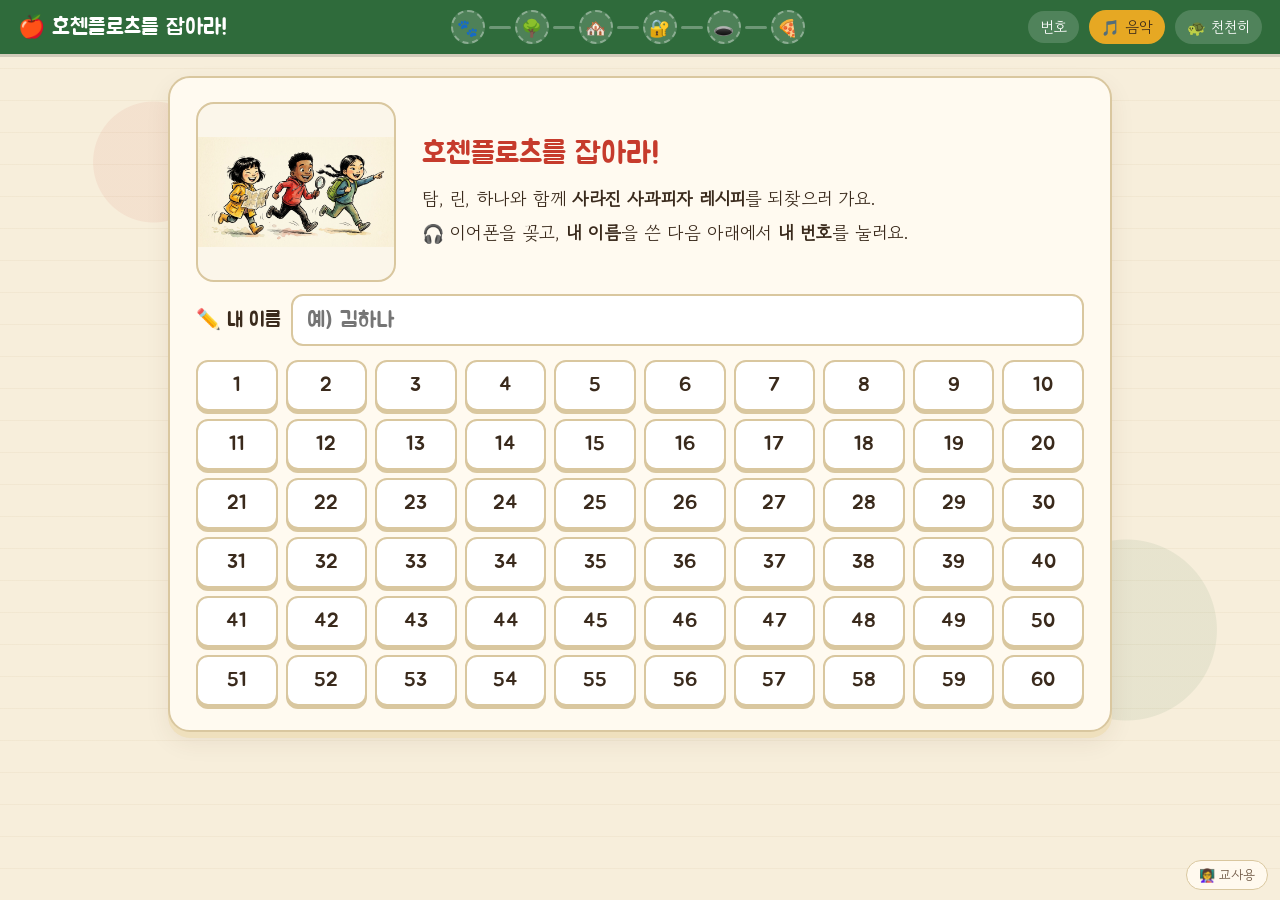
<file: index.html>
<!doctype html>
<html lang="ko">
<head>
<meta charset="utf-8">
<meta name="viewport" content="width=device-width, initial-scale=1">
<title>호첸플로츠를 잡아라!</title>
<link rel="preconnect" href="https://fonts.googleapis.com">
<link rel="preconnect" href="https://fonts.gstatic.com" crossorigin>
<link href="https://fonts.googleapis.com/css2?family=Gowun+Dodum&family=Jua&family=Nunito:wght@700;800&display=swap" rel="stylesheet">
<style>
:root{
  --paper:#f7eedb; --paper2:#efe0bd; --card:#fffaf0; --ink:#3a2a1c; --ink2:#6b5440;
  --apple:#c63b2c; --apple2:#e8604e; --leaf:#2f6b3b; --leaf2:#5c9a52; --gold:#e6a823;
  --cave:#2a2320; --sky:#cfe6e8; --line:#d9c79f; --ok:#2f8a4a; --no:#c63b2c;
}
*{box-sizing:border-box}
html,body{margin:0;height:100%}
body{
  font-family:'Gowun Dodum',system-ui,sans-serif;color:var(--ink);font-size:18px;line-height:1.55;
  background:
    radial-gradient(circle at 12% 18%, rgba(198,59,44,.07) 0 60px, transparent 61px),
    radial-gradient(circle at 88% 70%, rgba(47,107,59,.08) 0 90px, transparent 91px),
    repeating-linear-gradient(0deg, transparent 0 31px, rgba(160,120,60,.06) 31px 32px),
    var(--paper);
}
button{font:inherit;color:inherit;cursor:pointer}
.en{font-family:'Nunito',sans-serif;font-weight:800;letter-spacing:.2px}
h1,h2,h3,.jua{font-family:'Jua',sans-serif;font-weight:400;margin:0}

/* ---------- header ---------- */
header{position:sticky;top:0;z-index:20;display:flex;align-items:center;gap:14px;padding:10px 18px;
  background:var(--leaf);color:#fff;box-shadow:0 3px 0 rgba(0,0,0,.15)}
.brand{font-family:'Jua';font-size:22px;white-space:nowrap}
.trail{flex:1;display:flex;align-items:center;justify-content:center;gap:4px;min-width:0}
.trail .n{width:34px;height:34px;border-radius:50%;display:grid;place-items:center;font-size:17px;
  background:rgba(255,255,255,.15);border:2px dashed rgba(255,255,255,.35);flex:none}
.trail .n.done{background:var(--gold);border:2px solid #fff3}
.trail .n.now{background:#fff;border:2px solid var(--gold);transform:scale(1.18);box-shadow:0 0 0 4px rgba(230,168,35,.35)}
.trail .seg{height:3px;width:22px;background:rgba(255,255,255,.3);border-radius:2px;flex:none}
.trail .seg.done{background:var(--gold)}
.hd-right{display:flex;align-items:center;gap:10px}
.pill{background:rgba(255,255,255,.16);border-radius:999px;padding:4px 12px;font-size:15px;white-space:nowrap}
.toggle{border:0;border-radius:999px;padding:5px 12px;background:rgba(255,255,255,.16);font-size:15px;color:#fff}
.toggle.on{background:var(--gold);color:var(--ink)}
.demo-flag{position:fixed;left:10px;bottom:10px;background:#3a2a1c;color:#fff;font-size:13px;padding:4px 10px;border-radius:8px;opacity:.75;z-index:50}

/* ---------- layout ---------- */
main{max-width:980px;margin:0 auto;padding:22px 18px 60px}
.card{background:var(--card);border:2px solid var(--line);border-radius:22px;padding:24px 26px;
  box-shadow:0 6px 0 var(--paper2), 0 10px 24px rgba(80,50,20,.08);position:relative}
.stepinfo{display:flex;justify-content:space-between;align-items:center;margin-bottom:10px;color:var(--ink2);font-size:15px}
.stepinfo .bar{flex:1;height:8px;border-radius:8px;background:var(--paper2);margin-left:14px;overflow:hidden}
.stepinfo .bar i{display:block;height:100%;background:var(--leaf2);border-radius:8px;transition:width .4s}
.task-title{display:inline-block;font-family:'Jua';font-size:15px;background:var(--leaf);color:#fff;border-radius:999px;padding:3px 14px;margin-bottom:10px}
.prompt{font-size:21px;margin:4px 0 16px;font-family:'Jua'}
.row{display:flex;gap:10px;flex-wrap:wrap;align-items:center}
.center{text-align:center}
.btn{border:0;border-radius:14px;padding:12px 22px;font-family:'Jua';font-size:19px;background:var(--apple);color:#fff;
  box-shadow:0 4px 0 #8e2519;transition:transform .08s}
.btn:active{transform:translateY(3px);box-shadow:0 1px 0 #8e2519}
.btn.green{background:var(--leaf);box-shadow:0 4px 0 #1d4425}
.btn.ghost{background:#fff;color:var(--ink);border:2px solid var(--line);box-shadow:0 3px 0 var(--line);font-size:17px;padding:9px 16px}
.btn[disabled]{opacity:.45;cursor:not-allowed}
.btn.big{font-size:23px;padding:15px 34px}

/* story */
.story{display:grid;grid-template-columns:200px 1fr;gap:26px;align-items:center}
.story .art{display:grid;place-items:center;font-size:84px;line-height:1;min-height:180px;background:var(--sky);border-radius:18px;border:2px solid var(--line);position:relative;overflow:hidden}
.story .art.night{background:#3b3340}
.story .art.orchard{background:linear-gradient(#cfe6e8 60%,#9cc27f 60%)}
.story h2{font-size:30px;color:var(--apple);margin-bottom:8px}
.story p{margin:6px 0}
.story .hz{background:#2a2320;color:#ffe9a8;border-radius:14px;padding:10px 14px;margin-top:12px;font-size:17px}
.story .hz b{color:#fff}

/* options */
.opts{display:grid;gap:12px}
.opts.c2{grid-template-columns:repeat(2,1fr)} .opts.c3{grid-template-columns:repeat(3,1fr)}
.opt{background:#fff;border:3px solid var(--line);border-radius:18px;padding:14px 10px;display:flex;flex-direction:column;align-items:center;gap:4px;
  box-shadow:0 4px 0 var(--line);transition:transform .1s, border-color .2s}
.opt:hover:not([disabled]){border-color:var(--gold);transform:translateY(-2px)}
.opt .pe{font-size:44px;line-height:1.1}
.opt .pk{font-size:17px}
.opt .pen{font-family:'Nunito';font-weight:800;font-size:16px;color:var(--leaf)}
.opt.ok{border-color:var(--ok);background:#eaf6ea;box-shadow:0 4px 0 #9fd0a3}
.opt.no{border-color:var(--no);background:#fbe9e6;opacity:.6;animation:shake .4s}
.opt.big{font-size:56px;font-family:'Jua';padding:20px}
@keyframes shake{0%,100%{transform:translateX(0)}25%{transform:translateX(-7px)}75%{transform:translateX(7px)}}
.hint{margin-top:14px;background:#fff6dc;border:2px dashed var(--gold);border-radius:14px;padding:10px 14px}
.hidden{display:none!important}
.listenbar{display:flex;gap:10px;margin-bottom:16px;flex-wrap:wrap}
.qpic{font-size:70px;text-align:center;background:var(--sky);border-radius:18px;padding:10px;margin-bottom:14px;border:2px solid var(--line)}
.feedback{margin-top:14px;font-family:'Jua';font-size:22px;min-height:30px}
.feedback.ok{color:var(--ok)} .feedback.no{color:var(--no)}

/* speak */
.target{background:#fff;border:3px solid var(--leaf2);border-radius:18px;padding:16px;text-align:center;margin:10px 0 14px}
.target .en{font-size:30px;color:var(--leaf)}
.target .ko{color:var(--ink2);font-size:16px}
.tw .w{display:inline-block;color:#a99a86;transition:color .2s}
.tw .w.hit{color:var(--ok)}
.tw .w.miss{color:var(--apple);text-decoration:underline wavy;text-underline-offset:6px}
.tw .w.pop{animation:wpop .35s}
@keyframes wpop{0%{transform:scale(1)}40%{transform:scale(1.25) translateY(-4px)}100%{transform:scale(1)}}
/* chant */
.chant{background:linear-gradient(160deg,#2f6b3b,#24502d);border-radius:20px;padding:22px 18px;color:#fff;text-align:center;position:relative;overflow:hidden}
.chant .beats{display:flex;gap:10px;justify-content:center;margin-bottom:14px}
.chant .beats span{width:18px;height:18px;border-radius:50%;background:rgba(255,255,255,.2);transition:transform .08s}
.chant .beats span.on{background:var(--gold);transform:scale(1.5)}
.chant .verse-no{font-family:'Jua';color:#cfe6c8;font-size:16px}
.chant .call{font-family:'Jua';font-size:24px;color:#ffe9a8;min-height:36px;margin:6px 0}
.chant .resp{font-family:'Jua';font-size:clamp(30px,5vw,46px);line-height:1.25;margin:6px 0 4px;min-height:60px}
.chant .resp .cw{display:inline-block;margin:0 4px;color:rgba(255,255,255,.45);transition:color .12s, transform .12s}
.chant .resp .cw.lit{color:#fff;transform:translateY(-4px) scale(1.08);text-shadow:0 3px 0 rgba(0,0,0,.25)}
.chant .turn{display:inline-block;font-family:'Jua';font-size:22px;padding:6px 18px;border-radius:999px;background:rgba(255,255,255,.12);min-height:42px}
.chant .turn.you{background:var(--gold);color:var(--ink);animation:pulseTurn .6s infinite alternate}
@keyframes pulseTurn{to{transform:scale(1.08)}}
.chant .pic{font-size:54px;line-height:1.1}
.chant-list{display:grid;grid-template-columns:repeat(3,1fr);gap:8px;margin-top:14px}
.chant-list div{background:#fff;border:2px solid var(--line);border-radius:12px;padding:6px 8px;font-size:14px;text-align:center}
.chant-list div.done{border-color:var(--ok);background:#eaf6ea}
.chant-list div.cur{border-color:var(--gold);background:#fff6dc}
.mic{display:flex;align-items:center;gap:14px;margin:6px auto 0;border:0;border-radius:999px;padding:14px 34px 14px 18px;
  background:var(--apple);color:#fff;font-family:'Jua';font-size:22px;box-shadow:0 5px 0 #8e2519}
.mic .mic-ico{width:54px;height:54px;border-radius:50%;background:#fff;display:grid;place-items:center;font-size:28px}
.mic.listening{background:var(--leaf);box-shadow:0 5px 0 #1d4425}
.lvl{height:10px;max-width:300px;margin:10px auto 0;border-radius:10px;background:var(--paper2);overflow:hidden}
.lvl i{display:block;height:100%;width:0;background:linear-gradient(90deg,#5c9a52,#e6a823,#c63b2c);transition:width .08s}
.mic.listening .mic-ico{animation:pulse 1s infinite}
@keyframes pulse{0%{box-shadow:0 0 0 0 rgba(255,255,255,.8)}100%{box-shadow:0 0 0 18px rgba(255,255,255,0)}}
.heard{text-align:center;margin-top:14px;min-height:26px;color:var(--ink2)}
.heard .en{color:var(--ink)}
.meter{height:12px;border-radius:12px;background:var(--paper2);max-width:420px;margin:8px auto 0;overflow:hidden}
.meter i{display:block;height:100%;width:0;background:var(--gold);transition:width .5s}
.meter.ok i{background:var(--ok)}
.typed{display:flex;gap:8px;justify-content:center;margin-top:10px}
.typed input{font:inherit;padding:8px 12px;border:2px solid var(--line);border-radius:10px;width:min(460px,70vw)}

/* dialog */
.dlg{display:flex;flex-direction:column;gap:8px;margin:10px 0}
.line{display:flex;gap:10px;align-items:flex-start;opacity:.45;transition:opacity .2s}
.line.on{opacity:1}
.line .who{flex:none;width:96px;font-family:'Jua';text-align:right;padding-top:6px}
.line .bub{background:#fff;border:2px solid var(--line);border-radius:16px;padding:6px 14px}
.line .bub.blur{color:transparent;text-shadow:0 0 9px rgba(58,42,28,.55);user-select:none}
.line.hotz .bub{background:#2a2320;color:#ffe9a8;border-color:#2a2320}
.line.hotz .bub.blur{color:transparent;text-shadow:0 0 9px rgba(255,233,168,.7)}
.line.on .bub{border-color:var(--gold);box-shadow:0 0 0 3px rgba(230,168,35,.3)}

/* number grid */
.nums{display:grid;grid-template-columns:repeat(10,1fr);gap:8px;margin-top:14px}
.nums button{border:2px solid var(--line);background:#fff;border-radius:12px;padding:8px 0;font-family:'Jua';font-size:20px;box-shadow:0 3px 0 var(--line)}
.nums button:hover{border-color:var(--apple);color:var(--apple)}
.namebox{display:flex;gap:10px;align-items:center;flex-wrap:wrap;margin-top:12px}
.namebox label{font-family:'Jua';font-size:20px}
.namebox input{flex:1;min-width:160px;font-family:'Jua';font-size:22px;padding:10px 14px;border:2px solid var(--line);border-radius:12px;background:#fff}
.namebox input:focus{outline:none;border-color:var(--apple)}
.namebox input.need{border-color:#e0533d;animation:shake .3s}
@keyframes shake{25%{transform:translateX(-6px)}75%{transform:translateX(6px)}}

/* order puzzle */
.slots{display:grid;grid-template-columns:repeat(6,1fr);gap:10px;margin:12px 0}
.slot{border:3px dashed var(--line);border-radius:16px;min-height:120px;display:flex;flex-direction:column;align-items:center;justify-content:flex-start;padding:6px;background:#fffdf7;position:relative}
.slot .no{font-family:'Jua';font-size:15px;color:var(--ink2)}
.slot .play{border:0;background:var(--paper2);border-radius:999px;padding:2px 10px;font-size:14px;margin-top:2px}
.slot.cur{border-color:var(--gold);background:#fff6dc}
.slot.fill{border-style:solid;border-color:var(--leaf2);cursor:pointer}
.slot.right{border-color:var(--ok);background:#eaf6ea}
.slot .pe{font-size:38px;margin-top:4px}
.bank{display:grid;grid-template-columns:repeat(6,1fr);gap:10px}
.bank .opt{padding:8px 4px}
.bank .opt .pe{font-size:34px}
.bank .opt.used{visibility:hidden}

/* suspects / letters */
.letters{display:flex;gap:8px;justify-content:center;margin:6px 0 2px}
.letters span{width:46px;height:54px;border-radius:10px;background:var(--paper2);display:grid;place-items:center;font-family:'Nunito';font-weight:800;font-size:30px;color:var(--ink2);border:2px solid var(--line)}
.letters span.got{background:var(--gold);color:#fff;border-color:#c98d10}
.suspect{display:flex;align-items:center;gap:16px;background:var(--sky);border-radius:18px;padding:12px 18px;border:2px solid var(--line);margin-bottom:14px}
.suspect .face{font-size:64px}
.suspect .nm{font-family:'Jua';font-size:22px}

/* caves overlay */
#overlay{position:fixed;inset:0;z-index:40;background:linear-gradient(rgba(30,24,20,.82),rgba(30,24,20,.93)),url(assets/img/bg_caves.jpg) center/cover #1e1814;overflow:auto;padding:28px 18px}
.banner-img{display:block;width:100%;aspect-ratio:1376/560;object-fit:cover;border-radius:16px;border:2px solid var(--line);margin-bottom:18px;background:var(--paper2)}
.art.paper{background:#fbf6ea}
.art img.fig{width:100%;height:100%;max-height:230px;object-fit:contain;mix-blend-mode:multiply}
.fig-inline{display:block;max-width:360px;width:100%;margin:0 auto 6px;mix-blend-mode:multiply}
#overlay .inner{max-width:980px;margin:0 auto;color:#fff}
#overlay .ov-title{font-family:'Jua';font-size:30px;text-align:center;margin-bottom:6px;color:#ffe9a8}
#overlay .ov-sub{text-align:center;margin-bottom:20px;color:#e9dcc4}
.caves{display:grid;grid-template-columns:repeat(4,1fr);gap:16px}
.cave{border:0;background:none;padding:0;display:flex;flex-direction:column;align-items:center;color:#fff}
.cave .mouth{width:100%;aspect-ratio:1/1.05;border-radius:50% 50% 10px 10px / 60% 60% 10px 10px;
  background:radial-gradient(ellipse at 50% 85%, #0d0a09 0 45%, #3d332d 46% 60%, #6d5a49 61%);
  display:grid;place-items:center;position:relative;border:4px solid #8a735c;transition:transform .15s}
.cave:hover .mouth{transform:translateY(-4px)}
.cave .num{position:absolute;top:-16px;left:50%;transform:translateX(-50%);width:44px;height:44px;border-radius:50%;background:var(--gold);color:var(--ink);font-family:'Jua';font-size:26px;display:grid;place-items:center;border:3px solid #fff}
.cave .pe{font-size:56px;filter:drop-shadow(0 2px 4px #000)}
.cave .lbl{margin-top:8px;text-align:center;font-family:'Nunito';font-weight:800;font-size:16px}
.cave .lblk{font-size:14px;color:#d9ccb6}
.cave.mine .mouth{border-color:var(--gold);box-shadow:0 0 0 6px rgba(230,168,35,.4)}
.cave.hit .mouth{border-color:#7fe08f;box-shadow:0 0 0 8px rgba(127,224,143,.45)}
.cave.dim{opacity:.35}
.ov-card{background:var(--card);color:var(--ink);border-radius:22px;padding:22px;margin-top:22px}
.waitdots::after{content:'';animation:dots 1.4s infinite}
@keyframes dots{0%{content:''}33%{content:'.'}66%{content:'..'}100%{content:'...'}}

/* toast + confetti */
#teacherLink{position:fixed;right:12px;bottom:10px;z-index:30;font-size:13px;color:var(--ink2);background:rgba(255,250,240,.9);border:1px solid var(--line);border-radius:999px;padding:4px 12px;text-decoration:none}
#teacherLink:hover{color:var(--apple);border-color:var(--apple)}
#toast{position:fixed;left:50%;top:84px;transform:translateX(-50%) translateY(-30px);opacity:0;z-index:60;
  background:var(--ink);color:#fff;padding:10px 20px;border-radius:999px;font-family:'Jua';font-size:19px;transition:.3s;pointer-events:none}
#toast.show{opacity:1;transform:translateX(-50%) translateY(0)}
.burst{position:fixed;pointer-events:none;z-index:70;font-size:28px;animation:fly 1s ease-out forwards}
@keyframes fly{to{transform:translate(var(--dx),var(--dy)) rotate(260deg);opacity:0}}

.apples{display:flex;gap:18px;justify-content:center;margin:14px 0}
.apples button{border:0;background:none;font-size:72px;filter:grayscale(1) opacity(.35);transition:.2s}
.apples button.on{filter:none;transform:scale(1.1)}
.sumrow{display:flex;gap:12px;justify-content:center;flex-wrap:wrap;margin:14px 0}
.sumrow .pill2{background:var(--paper2);border-radius:14px;padding:8px 16px;font-family:'Jua';font-size:19px}
@media (max-width:760px){
  .story{grid-template-columns:1fr} .opts.c3{grid-template-columns:repeat(2,1fr)}
  .caves{grid-template-columns:repeat(2,1fr)} .slots,.bank{grid-template-columns:repeat(3,1fr)}
  .nums{grid-template-columns:repeat(6,1fr)} .trail .seg{width:8px} .brand{font-size:18px}
}
</style>
</head>
<body>
<header>
  <div class="brand">🍎 호첸플로츠를 잡아라!</div>
  <div class="trail" id="trail"></div>
  <div class="hd-right">
    <span class="pill" id="who">번호</span>
    <button class="toggle" id="bgmBtn" title="배경음악 켜기/끄기">🎵 음악</button>
    <button class="toggle" id="slowBtn" title="영어를 천천히 들려줘요">🐢 천천히</button>
  </div>
</header>
<main id="app"></main>
<div id="overlay" class="hidden"><div class="inner" id="ovInner"></div></div>
<a id="teacherLink" href="teacher.html" title="교사용 화면">👩‍🏫 교사용</a>
<div id="toast"></div>
<script src="api.js?v=5"></script>
<script>
/* ===================== 상태 ===================== */
const KEY = 'hz_student';
let S = load();
function fresh() { return { num: 0, name: '', stage: 0, step: 0, items: {}, hint: {}, p1: {}, stars: 0, clues: 0, selfStars: 0, subs: false }; }
function load() { try { return Object.assign(fresh(), JSON.parse(localStorage.getItem(KEY) || '{}')); } catch (e) { return fresh(); } }
function save() { try { localStorage.setItem(KEY, JSON.stringify(S)); } catch (e) {} }
const $ = s => document.querySelector(s);

function toast(msg) { const t = $('#toast'); t.textContent = msg; t.classList.add('show'); clearTimeout(t._t); t._t = setTimeout(() => t.classList.remove('show'), 1800); }
function burst(x, y, chars = ['🍎', '⭐', '✨', '🍃']) {
  for (let i = 0; i < 14; i++) {
    const b = document.createElement('div'); b.className = 'burst'; b.textContent = chars[i % chars.length];
    b.style.left = x + 'px'; b.style.top = y + 'px';
    b.style.setProperty('--dx', (Math.random() * 260 - 130) + 'px'); b.style.setProperty('--dy', (Math.random() * -200 - 40) + 'px');
    document.body.appendChild(b); setTimeout(() => b.remove(), 1000);
  }
}
function burstAt(el) { const r = el.getBoundingClientRect(); burst(r.left + r.width / 2, r.top + r.height / 2); }

/* 서버로 기록 보내기 */
function logTry(qid, stage, ok, said) {
  const it = S.items[qid] || (S.items[qid] = { tries: 0, done: false });
  it.tries++;
  if (ok === true || ok === 'skip') it.done = true;
  save();
  SendQueue.push({ action: 'log', num: S.num, stage, qid, ok, tries: it.tries, hint: !!S.hint[qid], said: said || '' });
}
function setStage(n) {
  S.stage = n; S.step = 0; save();
  SendQueue.push({ action: 'progress', num: S.num, stage: n });
  window.scrollTo(0, 0);
  render();
}
function nextStep() { S.step++; save(); window.scrollTo(0, 0); render(); }

/* 대사 재생 (새로 누르면 이전 재생은 멈춤) */
let PT = 0;
async function playLines(lines, onLine) {
  const my = ++PT; Voice.stop(); await sleep(60);
  for (let i = 0; i < lines.length; i++) {
    if (my !== PT) return false;
    onLine && onLine(i);
    await sayAs(lines[i][0], lines[i][1]);
    await sleep(280);
  }
  if (my === PT) onLine && onLine(-1);
  return my === PT;
}
function stopAudio() { PT++; Voice.stop(); }

/* ===================== 그림 ===================== */
function shadowSVG(size = 120) {
  return `<svg width="${size}" height="${size}" viewBox="0 0 120 120" aria-label="정체를 숨긴 도둑">
    <ellipse cx="60" cy="112" rx="38" ry="6" fill="rgba(0,0,0,.25)"/>
    <path d="M26 112 Q24 64 60 56 Q96 64 94 112Z" fill="#231c18"/>
    <circle cx="60" cy="44" r="22" fill="#231c18"/>
    <ellipse cx="51" cy="44" rx="5" ry="3.6" fill="#ffd34d"/><ellipse cx="69" cy="44" rx="5" ry="3.6" fill="#ffd34d"/>
    <circle cx="52" cy="44" r="1.6" fill="#231c18"/><circle cx="70" cy="44" r="1.6" fill="#231c18"/>
    <text x="96" y="30" font-size="26" font-family="Jua" fill="#e6a823">?</text>
    <text x="14" y="40" font-size="18" font-family="Jua" fill="#e6a823">?</text>
  </svg>`;
}
const planCard = (p, en = false) => `<span class="pe">${p.emoji}${p.sub}</span><span class="pk">${p.ko}</span>${en ? `<span class="pen">${p.phrase}</span>` : ''}`;

/* ===================== 공용 활동 틀 ===================== */
function frame(el, title, inner) {
  el.innerHTML = `<div class="card"><span class="task-title">${title}</span>${inner}</div>`;
  return el.firstElementChild;
}

/* 이야기 카드 */
function storyStep(o) {
  return (el, next) => {
    el.innerHTML = `<div class="card">${o.img ? `<img class="banner-img" src="assets/img/${o.img}.jpg" alt="">` : ''}<div class="story" ${o.img ? 'style="display:block"' : ''}>
      ${o.img ? '' : `<div class="art ${o.bg || ''}">${o.art}</div>`}
      <div><h2>${o.title}</h2>${o.lines.map(l => `<p>${l}</p>`).join('')}
      ${o.hz ? `<div class="hz">🎩 <b>호첸플로츠:</b> <span class="en">${esc(o.hz)}</span></div>` : ''}
      <div class="row" style="margin-top:18px">
        ${o.hz ? `<button class="btn ghost" data-a="hz">🔊 호첸플로츠 목소리</button>` : ''}
        <button class="btn green big" data-a="go">${o.btn || '다음 ▶'}</button></div>
      </div></div></div>`;
    if (o.hz) {
      el.querySelector('[data-a=hz]').onclick = () => playLines([['Hotz', o.hz]]);
      if (o.autoHz) {
        Sfx.play('laugh');
        setTimeout(() => playLines([['Hotz', o.hz]]), Sfx.missing['sfx_thief_laugh.mp3'] ? 300 : 3200);
      }
    }
    if (o.sfx) setTimeout(() => Sfx.play(o.sfx), 150);
    el.querySelector('[data-a=go]').onclick = () => { stopAudio(); (o.onGo || next)(); };
  };
}

/* 고르기 문제 */
function choiceStep(o) {
  return (el, next) => {
    if (S.items[o.qid] && S.items[o.qid].done) return next();
    let wrongs = 0;
    const card = frame(el, o.title, `
      <div class="prompt">${o.prompt}</div>
      ${o.pic ? `<div class="qpic">${o.pic}</div>` : ''}
      ${o.play ? `<div class="listenbar"><button class="btn ghost" data-a="play">🔊 ${o.playLabel || '다시 듣기'}</button></div>` : ''}
      ${o.extra || ''}
      <div class="opts ${o.cols || 'c3'}">${o.options.map(op => `<button class="opt ${op.cls || ''}" data-k="${op.key}">${op.html}</button>`).join('')}</div>
      <div class="hint hidden">💡 ${o.hint || ''}</div>
      <div class="feedback"></div>`);
    const fb = card.querySelector('.feedback');
    if (o.play) {
      card.querySelector('[data-a=play]').onclick = () => o.play(card);
      if (o.autoplay !== false) setTimeout(() => o.play(card), 350);
    }
    if (o.mount) o.mount(card);
    card.querySelectorAll('.opt').forEach(b => b.onclick = () => {
      if (b.disabled) return;
      if (b.dataset.k === o.answer) {
        b.classList.add('ok');
        card.querySelectorAll('.opt').forEach(x => x.disabled = true);
        logTry(o.qid, S.stage, true);
        Sfx.play('correct'); if (o.okSfx) setTimeout(() => Sfx.play(o.okSfx), 350);
        fb.className = 'feedback ok'; fb.textContent = o.okMsg || '정답! 🍎';
        burstAt(b); stopAudio();
        setTimeout(next, 1100);
      } else {
        wrongs++;
        b.classList.add('no'); b.disabled = true;
        logTry(o.qid, S.stage, false);
        Sfx.play('wrong');
        fb.className = 'feedback no'; fb.textContent = '앗, 다시 들어 보고 골라 봐요!';
        if (wrongs >= 2 && o.hint) { S.hint[o.qid] = true; save(); card.querySelector('.hint').classList.remove('hidden'); }
      }
    });
  };
}

/* 말하기 문제 (크롬 음성인식 자동 채점) */
function speakTask(el, o) {
  let tries = 0, busy = false;
  const typed = !SR;
  el.innerHTML = `<div class="card"><span class="task-title">${o.title}</span>
    <div class="prompt">${o.prompt}</div>
    ${o.pic ? `<div class="qpic">${o.pic}</div>` : ''}
    <div class="target"><div class="en tw">${targetWords(o.target).map((w, i) => `<span class="w" data-i="${i}">${esc(w.text)}</span>`).join(' ')}</div><div class="ko">${esc(o.ko || '')}</div></div>
    <div class="row" style="justify-content:center;margin-bottom:12px">
      <button class="btn ghost" data-a="model">🔊 먼저 들어 보기</button></div>
    ${typed ? `<div class="hint">이 브라우저는 음성 인식이 안 돼요. (크롬북 크롬에서는 마이크로 말해요) 연습용으로 입력해서 확인해요.</div>
      <div class="typed"><input placeholder="영어 문장을 입력하세요"><button class="btn green" data-a="check">확인</button></div>`
      : `<button class="mic" data-a="mic"><span class="mic-ico">🎤</span><span class="mic-txt">눌러서 말하기</span></button><div class="lvl" title="마이크 소리 크기"><i></i></div>`}
    <div class="heard"></div><div class="meter"><i></i></div>
    <div class="feedback center"></div>
    <div class="row hidden" data-a="skipbox" style="justify-content:center;margin-top:10px">
      <button class="btn ghost" data-a="skip">⏭ 다음에 다시 도전하기</button></div></div>`;
  const c = el.firstElementChild;
  const heard = c.querySelector('.heard'), meter = c.querySelector('.meter'), fb = c.querySelector('.feedback');
  const model = () => playLines(o.model || [[o.voice || 'Girl', o.target]]);
  c.querySelector('[data-a=model]').onclick = model;
  if (o.autoModel) setTimeout(model, 300);
  const log = (ok, said) => (o.log ? o.log(ok, said, tries) : logTry(o.qid, o.stage ?? S.stage, ok, said));
  const tw = targetWords(o.target);
  const paintWords = (text, final) => {
    const flags = text ? matchedWordFlags(tw, text) : tw.map(() => false);
    c.querySelectorAll('.tw .w').forEach((sp, i) => {
      const was = sp.classList.contains('hit');
      sp.classList.toggle('hit', flags[i]);
      sp.classList.toggle('miss', !!final && !flags[i]);
      if (flags[i] && !was) { sp.classList.remove('pop'); void sp.offsetWidth; sp.classList.add('pop'); }
    });
  };
  const judge = alts => {
    tries++;
    const r = speechScore(o.target, alts);
    paintWords(r.said, true);
    heard.innerHTML = alts.length ? `들린 말: <span class="en">“${esc(r.said)}”</span>` : '잘 안 들렸어요. 마이크 가까이에서 또박또박!';
    meter.querySelector('i').style.width = Math.round(r.score * 100) + '%';
    const said = (typed ? '[입력] ' : '') + (r.said || '');
    if (r.score >= PASS_SCORE) {
      meter.classList.add('ok');
      fb.className = 'feedback center ok'; fb.textContent = r.score >= 0.99 ? '완벽해요! 🌟' : '좋아요! 통과! 🍎';
      log(true, said);
      Sfx.play('pass');
      burstAt(fb);
      c.querySelectorAll('button').forEach(b => b.disabled = true);
      setTimeout(() => o.onDone(true), 1300);
    } else {
      fb.className = 'feedback center no'; fb.textContent = `조금만 더! (${tries}번째 도전) 🔊 듣고 다시 말해 봐요.`;
      log(false, said);
      Sfx.play('wrong');
      if (tries >= 3) c.querySelector('[data-a=skipbox]').classList.remove('hidden');
    }
  };
  c.querySelector('[data-a=skip]').onclick = () => { log('skip', ''); o.onDone(false); };
  if (typed) {
    const inp = c.querySelector('input');
    c.querySelector('[data-a=check]').onclick = () => inp.value.trim() && judge([inp.value]);
    inp.oninput = () => paintWords(inp.value, false);
    inp.onkeydown = e => { if (e.key === 'Enter' && inp.value.trim()) judge([inp.value]); };
  } else {
    const mic = c.querySelector('[data-a=mic]');
    mic.onclick = async () => {
      if (busy) return;
      busy = true; stopAudio();
      Sfx.play('micOn'); await sleep(250); Bgm.hold(true);
      mic.classList.add('listening'); mic.querySelector('.mic-txt').textContent = '듣고 있어요… 말해요!';
      heard.textContent = ''; fb.textContent = '';
      try {
        const lvl = c.querySelector('.lvl i');
        const meter = await MicMeter.start(v => { if (lvl) lvl.style.width = Math.round(v * 100) + '%'; });
        paintWords('', false);
        const alts = await listenOnce(t => paintWords(t, false));
        const peak = meter.stop();
        if (!alts.length && peak >= 0 && peak < 0.02) {
          heard.innerHTML = `🎙 <b>마이크에 소리가 들어오지 않았어요.</b><br>말할 때 아래 막대가 움직이지 않으면 다른 마이크가 선택된 거예요. 선생님께 알려 주세요.<br><small>(지금 마이크: ${esc(meter.label || '알 수 없음')})</small>`;
          c.querySelector('[data-a=skipbox]').classList.remove('hidden');
        } else judge(alts);
      } catch (err) {
        if (err === 'not-allowed' || err === 'service-not-allowed') {
          heard.innerHTML = '🔒 마이크가 막혀 있어요. 주소창 왼쪽 아이콘 → <b>마이크 허용</b> 후 다시 눌러요.';
        } else if (err === 'network') {
          heard.textContent = '인터넷 연결이 불안정해요. 다시 눌러 주세요.';
        } else heard.textContent = '마이크를 다시 눌러 주세요.';
        c.querySelector('[data-a=skipbox]').classList.remove('hidden');
      }
      busy = false; Bgm.hold(false);
      mic.classList.remove('listening'); mic.querySelector('.mic-txt').textContent = '다시 말하기';
    };
  }
}
function speakStep(o) {
  return (el, next) => {
    if (S.items[o.qid] && S.items[o.qid].done) return next();
    speakTask(el, Object.assign({}, o, { onDone: next }));
  };
}

/* 대화 듣기 플레이어 */
function dialogHTML(lines, blur) {
  const nameKo = { Linh: 'Linh', Tom: 'Tom', Hana: '하나', Amy: 'Amy', Uju: '우주', Hotz: '🎩 ???', Girl: '여자아이', Boy: '남자아이' };
  return `<div class="dlg">${lines.map((l, i) => `<div class="line ${l[0] === 'Hotz' ? 'hotz' : ''}" data-i="${i}">
    <div class="who">${nameKo[l[0]] || l[0]}</div><div class="bub en ${blur ? 'blur' : ''}">${esc(l[1])}</div></div>`).join('')}</div>`;
}
function highlighter(card) {
  return i => card.querySelectorAll('.line').forEach(l => l.classList.toggle('on', Number(l.dataset.i) === i || i === -1));
}

/* ===================== 관문 ===================== */
const DAEGU_TALK = [
  ['Linh', 'What are you going to do this weekend?'],
  ['Tom', "I'm going to stay home."],
  ['Linh', 'Me, too. How about you, Hana?'],
  ['Hana', "I'm going to visit my grandparents in Daegu."],
  ['Tom', 'What are you going to do there?'],
  ['Hana', "I'm going to pick apples. My grandma is going to make apple pizza!"],
  ['Linh', 'Wow! Can we come, too?'],
  ['Hana', 'Sure!'],
  ['Hotz', "Apple pizza? Hehehe... I'm going to take the recipe!"]
];
const SUSPECTS = [
  { qid: 'M1', name: '책가방 멘 소년', face: '👦', asker: 'Girl', who: 'Boy', plan: 'math', letter: 'C' },
  { qid: 'M2', name: '앞치마 두른 소녀', face: '👧', asker: 'Boy', who: 'Girl', plan: 'clean', letter: 'A' },
  { qid: 'M3', name: '배낭 멘 소년', face: '🧒', asker: 'Girl', who: 'Boy', plan: 'camp', letter: 'V' },
  { qid: 'M4', name: '모자 쓴 소녀', face: '👱‍♀️', asker: 'Boy', who: 'Girl', plan: 'ball', letter: 'E' }
];
/* Practice 1: 우주와 Amy */
const PRACTICE = {
  stay: ['Amy', 'Uju'], clean: ['Amy', 'Uju'], math: ['Amy', 'Uju'],
  ball: ['Uju', 'Amy'], grand: ['Uju', 'Amy'], camp: ['Uju', 'Amy']
};
const Q = 'What are you going to do this weekend?';
const practiceLines = id => [[PRACTICE[id][0], Q], [PRACTICE[id][1], `I'm going to ${PLAN[id].phrase}.`]];

/* 발자국 찬트: 쿵·짝 박자 + 묻기 → 호첸플로츠 대답 → 우리 차례(따라 하기) */
const CHANT = [
  { id: 'stay',  hook: 'Stay home, stay home!' },
  { id: 'math',  hook: 'Study, study, study math!' },
  { id: 'clean', hook: 'Clean, clean, clean my room!' },
  { id: 'camp',  hook: 'Go, go, go camping!' },
  { id: 'ball',  hook: 'Bounce, bounce, basketball!' },
  { id: 'grand', hook: 'Grandma, grandpa, here I come!' }
];
const CHANT_CALL = 'Hotzenplotz, Hotzenplotz, what are you going to do?';
function chantStep() {
  return (el, next) => {
    let running = false, my = 0;
    const card = frame(el, '① 발자국 단서 · 찬트', `
      <div class="prompt">🥁 쿵·짝 박자에 맞춰 호첸플로츠에게 묻고, <b>노란 "우리 차례!"</b>가 나오면 큰 소리로 따라 해요!</div>
      <div class="chant">
        <div class="beats">${[0, 1, 2, 3].map(i => `<span data-b="${i}"></span>`).join('')}</div>
        <div class="verse-no" data-a="vno">준비됐나요?</div>
        <div class="pic" data-a="pic">🐾</div>
        <div class="call en" data-a="call"></div>
        <div class="resp en" data-a="resp">Let's chant!</div>
        <div class="turn" data-a="turn">▶ 시작을 눌러요</div>
      </div>
      <div class="chant-list">${CHANT.map((c, i) => `<div data-v="${i}">${PLAN[c.id].emoji} <span class="en">${esc(c.hook)}</span></div>`).join('')}</div>
      <div class="row" style="justify-content:space-between;margin-top:16px">
        <button class="btn" data-a="play">▶ 찬트 시작</button>
        <button class="btn green" data-a="go" ${S.chantDone ? '' : 'disabled'}>다음 ▶</button></div>`);
    const $c = q => card.querySelector(q);
    const dots = card.querySelectorAll('.beats span');
    const setResp = (text, lit) => {
      const ws = text.split(' ');
      $c('[data-a=resp]').innerHTML = ws.map((w, i) => (w === "I'm" && i > 0 ? '<br>' : '') + `<span class="cw ${lit > i ? 'lit' : ''}">${esc(w)}</span>`).join(' ');
    };
    const stop = () => { my++; running = false; Beat.stop(); stopAudio(); $c('[data-a=play]').textContent = '▶ 찬트 시작'; };
    const waitBeats = (k, cb) => new Promise(res => {
      const id = my; let c = 0;
      const t = setInterval(() => { if (id !== my) { clearInterval(t); return res(false); } cb && cb(c); if (++c >= k) { clearInterval(t); res(true); } }, Beat.ms);
    });
    $c('[data-a=play]').onclick = async () => {
      if (running) return stop();
      running = true; const id = ++my;
      $c('[data-a=play]').textContent = '⏸ 멈춤';
      const bpm = Voice.slow ? 78 : 96;
      Beat.start(bpm, n => dots.forEach((d, i) => d.classList.toggle('on', i === n % 4)));
      await sleep(Beat.ms * 4);
      for (let v = 0; v < CHANT.length; v++) {
        if (id !== my) return;
        const c = CHANT[v], p = PLAN[c.id];
        const answer = `I'm going to ${p.phrase}!`;
        card.querySelectorAll('.chant-list div').forEach((d, i) => { d.classList.toggle('cur', i === v); d.classList.toggle('done', i < v); });
        $c('[data-a=vno]').textContent = `${v + 1}절 / ${CHANT.length}`;
        $c('[data-a=pic]').textContent = p.emoji + p.sub;
        // ① 묻기 (다 같이)
        $c('[data-a=call]').textContent = CHANT_CALL;
        $c('[data-a=turn]').className = 'turn'; $c('[data-a=turn]').textContent = '🙋 다 같이 물어요!';
        setResp(c.hook, 0);
        await sayAs('Linh', CHANT_CALL);
        if (id !== my) return;
        // ② 호첸플로츠 대답 (모델)
        $c('[data-a=turn]').textContent = '🎩 호첸플로츠가 대답해요';
        setResp(c.hook + ' ' + answer, 99);
        await Voice.say(c.hook + ' ' + answer, { kind: 'man', pitch: 0.85, rate: 0.95 });
        if (id !== my) return;
        // ③ 우리 차례: 박자에 맞춰 단어가 하나씩 켜짐
        const words = (c.hook + ' ' + answer).split(' ');
        $c('[data-a=turn]').className = 'turn you'; $c('[data-a=turn]').textContent = '🗣 우리 차례! 크게 따라 해요';
        setResp(c.hook + ' ' + answer, 0);
        const beatsForTurn = Math.max(6, Math.ceil(words.length * 0.7));
        const ok = await waitBeats(beatsForTurn, b => setResp(c.hook + ' ' + answer, Math.ceil((b + 1) / beatsForTurn * words.length)));
        if (!ok) return;
        await waitBeats(1);
      }
      if (id !== my) return;
      card.querySelectorAll('.chant-list div').forEach(d => { d.classList.remove('cur'); d.classList.add('done'); });
      $c('[data-a=vno]').textContent = '끝! 정말 잘했어요 👏';
      $c('[data-a=call]').textContent = '';
      $c('[data-a=turn]').className = 'turn'; $c('[data-a=turn]').textContent = '한 번 더 하려면 ▶';
      setResp("We're going to catch Hotzenplotz!", 99);
      Sfx.play('pass');
      stop();
      S.chantDone = true; save();
      $c('[data-a=go]').disabled = false;
    };
    $c('[data-a=go]').onclick = () => { stop(); next(); };
  };
}

const STAGES = {
  /* ① 발자국 단서 — Words + Word Chant */
  1() {
    const order = shuffle(PLANS.map(p => p.id), S.num * 31 + 1);
    const speakIds = shuffle(PLANS.map(p => p.id), S.num * 17 + 5).slice(0, 2);
    return [
      storyStep({
        img: 'bg_orchard', title: '진흙 위의 수상한 발자국',
        lines: ['호첸플로츠가 도망친 길에 커다란 발자국 6개가 찍혀 있어요.', '발자국을 밟으면 영어 소리가 나요. <b>들은 소리와 맞는 그림</b>을 찾아야 다음 발자국이 보여요!'],
        btn: '발자국 따라가기 🐾'
      }),
      ...order.map((id, i) => choiceStep({
        qid: 'W-' + id, title: `① 발자국 단서 ${i + 1}/6`,
        prompt: '🐾 발자국에서 들린 계획은 무엇일까요?',
        play: async () => { Sfx.play('footstep'); await sleep(850); playLines([['Girl', PLAN[id].phrase]]); }, playLabel: '발자국 소리 다시 듣기',
        options: order.slice().sort().map(k => ({ key: k, html: planCard(PLAN[k]) })),
        answer: id, hint: `들린 말: <span class="en">${PLAN[id].phrase}</span>`
      })),
      chantStep(),
      ...speakIds.map((id, i) => speakStep({
        qid: 'S1-' + (i + 1), title: `① 발자국 단서 · 말하기 ${i + 1}/2`,
        prompt: '🎤 그림을 보고 호첸플로츠를 흉내 내어 말해 봐요!',
        pic: PLAN[id].emoji + PLAN[id].sub, target: `I'm going to ${PLAN[id].phrase}.`, ko: PLAN[id].koS,
        voice: 'Girl'
      })),
      storyStep({
        art: '🗺️', bg: 'orchard', title: '지도 조각 1을 찾았어요!', sfx: 'clue',
        lines: ['발자국은 할머니 댁 사과밭 덤불 속으로 이어져요.', '그런데 호첸플로츠는 레시피가 있다는 걸 어떻게 알았을까요? 덤불 속에 숨어서 <b>아이들의 대화를 엿들었던 것</b> 같아요!'],
        btn: '대화 엿들으러 가기 🌳', onGo: () => { S.clues = Math.max(S.clues, 1); setStage(2); }
      })
    ];
  },

  /* ② 엿들은 대화 — Fun Talk 1 */
  2() {
    const playTalk = card => {
      const hl = card ? highlighter(card) : null;
      return playLines(DAEGU_TALK, hl);
    };
    const talkBox = () => `<details class="hint" style="margin-bottom:12px"><summary>📜 대화 자막 보기 (힌트)</summary>${dialogHTML(DAEGU_TALK, false)}</details>`;
    const markSub = card => {
      const d = card.querySelector('details');
      if (d) d.ontoggle = () => { if (d.open) { ['F1', 'F2', 'F3', 'F4'].forEach(q => S.hint[q] = true); save(); } };
    };
    return [
      storyStep({
        img: 'bg_bush', title: '덤불 속에서 들린 대화',
        lines: ['지난주 교실, 탐·린·하나가 주말 계획을 이야기하고 있었어요.', '그때 창밖 덤불 속에서 누군가 몰래 엿듣고 있었죠… 🎩', '대화를 잘 듣고 호첸플로츠가 알게 된 비밀을 밝혀 봐요!'],
        btn: '대화 듣기 🎧'
      }),
      (el, next) => {
        const card = frame(el, '② 엿들은 대화', `
          <div class="prompt">🎧 대화를 끝까지 들어 봐요. 말풍선이 흐릿한 건 귀로만 들어야 하기 때문이에요!</div>
          <div class="row"><button class="btn" data-a="play">▶ 대화 듣기</button></div>
          ${dialogHTML(DAEGU_TALK, true)}
          <div class="row" style="justify-content:flex-end"><button class="btn green" data-a="go" ${S.heardTalk ? '' : 'disabled'}>문제 풀기 ▶</button></div>`);
        card.querySelector('[data-a=play]').onclick = async () => {
          if (await playTalk(card)) { S.heardTalk = true; save(); card.querySelector('[data-a=go]').disabled = false; }
        };
        card.querySelector('[data-a=go]').onclick = () => { stopAudio(); next(); };
      },
      choiceStep({
        qid: 'F1', title: '② 엿들은 대화 1/4', prompt: 'Tom은 이번 주말에 무엇을 할 계획인가요?',
        play: c => playTalk(c), playLabel: '대화 다시 듣기', autoplay: false, extra: talkBox(), mount: markSub,
        options: ['camp', 'stay', 'math'].map(k => ({ key: k, html: planCard(PLAN[k]) })), answer: 'stay',
        hint: 'Tom: <span class="en">I\'m going to stay home.</span>'
      }),
      choiceStep({
        qid: 'F2', title: '② 엿들은 대화 2/4', prompt: '하나는 이번 주말에 어디에 가나요?',
        play: c => playTalk(c), playLabel: '대화 다시 듣기', autoplay: false, extra: talkBox(), mount: markSub,
        options: ['ball', 'camp', 'grand'].map(k => ({ key: k, html: planCard(PLAN[k]) })), answer: 'grand',
        hint: '하나: <span class="en">I\'m going to visit my grandparents in Daegu.</span>'
      }),
      choiceStep({
        qid: 'F3', title: '② 엿들은 대화 3/4', prompt: '하나는 그곳에서 무엇을 할까요?',
        play: c => playTalk(c), playLabel: '대화 다시 듣기', autoplay: false, extra: talkBox(), mount: markSub,
        options: [
          { key: 'apple', html: '<span class="pe">🍎🧺</span><span class="pk">사과 따기</span>' },
          { key: 'clean', html: planCard(PLAN.clean) },
          { key: 'math', html: planCard(PLAN.math) }
        ], answer: 'apple',
        hint: '하나: <span class="en">I\'m going to pick apples.</span>'
      }),
      choiceStep({
        qid: 'F4', title: '② 엿들은 대화 4/4', prompt: '린이 한 질문을 완성해요. 빈칸에 알맞은 말은?',
        play: () => playLines([['Linh', Q]]), playLabel: '질문 다시 듣기', autoplay: true,
        pic: `<div class="en" style="font-size:30px">What are you <span style="color:var(--apple)">_____</span> to do this weekend?</div>`,
        cols: 'c3',
        options: ['go', 'going', 'goes'].map(k => ({ key: k, html: `<span class="pen" style="font-size:28px">${k}</span>` })),
        answer: 'going', hint: '<span class="en">What are you going to do this weekend?</span>'
      }),
      speakStep({
        qid: 'F5', title: '② 엿들은 대화 · 말하기', prompt: '🎤 이번엔 우리가 물어볼 차례! 린처럼 친구에게 주말 계획을 물어요.',
        target: Q, ko: '너는 이번 주말에 무엇을 할 거니?', voice: 'Linh'
      }),
      storyStep({
        art: `<img class="fig" src="assets/img/thief.jpg" alt="">`, bg: 'paper', title: '비밀이 풀렸어요!', sfx: 'clue',
        lines: ['하나 할머니가 <b>사과피자</b>를 만든다는 말을 듣고, 호첸플로츠가 레시피를 노린 거였어요!', '덤불 속 발자국이 마을 쪽으로 이어져요. 마을에는 수상한 사람 4명이 서성이고 있대요.'],
        hz: "Hehehe... You can't catch me!", autoHz: true,
        btn: '마을로 출발 🏘️', onGo: () => { S.clues = Math.max(S.clues, 2); setStage(3); }
      })
    ];
  },

  /* ③ 수상한 마을 사람들 — Listen and Match */
  3() {
    const lettersHTML = () => `<div class="letters">${SUSPECTS.map(s => `<span class="${S.items[s.qid] && S.items[s.qid].done ? 'got' : ''}">${S.items[s.qid] && S.items[s.qid].done ? s.letter : '?'}</span>`).join('')}</div>`;
    return [
      storyStep({
        img: 'bg_village', title: '마을의 수상한 사람들',
        lines: ['마을에서 호첸플로츠를 본 사람이 있을까요? 4명에게 주말 계획을 물어봤어요.', '대답을 잘 듣고 <b>알맞은 계획 그림</b>을 연결하면 비밀 글자를 하나씩 얻어요.', '글자 4개를 모으면 호첸플로츠가 숨은 곳을 알 수 있어요!'],
        btn: '물어보러 가기 🔍'
      }),
      ...SUSPECTS.map((s, i) => choiceStep({
        qid: s.qid, title: `③ 수상한 사람 ${i + 1}/4`,
        prompt: `${s.name}에게 주말 계획을 물었어요. 대답과 맞는 그림을 고르세요.`,
        extra: `<div class="suspect"><div class="face">${s.face}</div><div><div class="nm">${'ABCD'[i]}. ${s.name}</div><div>비밀 글자 모으기</div>${lettersHTML()}</div></div>`,
        play: () => playLines([[s.asker, Q], [s.who, `I'm going to ${PLAN[s.plan].phrase}.`]]), playLabel: '대답 다시 듣기',
        options: PLANS.map(p => ({ key: p.id, html: planCard(p) })), answer: s.plan,
        okMsg: `정답! 비밀 글자 “${s.letter}” 획득! 🔑`, okSfx: 'letter',
        hint: `대답: <span class="en">I'm going to ${PLAN[s.plan].phrase}.</span>`
      })),
      storyStep({
        art: '🕳️', bg: 'night', title: 'C · A · V · E', sfx: 'clue',
        lines: ['모은 글자를 이어 보니 <span class="en" style="font-size:24px">CAVE</span> — 바로 <b>동굴</b>이에요!', '마지막 소녀가 말했어요. “숲속 동굴 앞에서 커다란 그림자를 봤어요!”', '동굴 앞에는 무언가 잠긴 금고가 놓여 있대요.'],
        btn: '동굴로 달려가기 🏃', onGo: () => { S.clues = Math.max(S.clues, 3); setStage(4); }
      })
    ];
  },

  /* ④ 금고 자물쇠 — Practice 1 (+ OPTION Play 1 카드 순서) */
  4() {
    const order = shuffle(PLANS.map(p => p.id), S.num * 7 + 3);
    const speakId = shuffle(PLANS.map(p => p.id), S.num * 11 + 9)[0];
    return [
      storyStep({
        img: 'bg_safe', title: '동굴 앞 레시피 금고',
        lines: ['금고에 쪽지가 붙어 있어요. “우주와 Amy의 대화 6개를 <b>들은 순서대로</b> 놓으면 열린다.”', '대화를 듣고 그림 카드를 1번 칸부터 차례로 놓아요. 칸마다 ▶ 버튼으로 다시 들을 수 있어요.'],
        btn: '자물쇠 풀기 🔓'
      }),
      (el, next) => {
        if (S.items['P1-order'] && S.items['P1-order'].done) return next();
        let placed = Array(6).fill(null), wrongs = 0, locked = Array(6).fill(false);
        const card = frame(el, '④ 금고 자물쇠', `
          <div class="prompt">🔢 들은 순서대로 그림 카드를 칸에 놓으세요.</div>
          <div class="row"><button class="btn" data-a="all">▶ 대화 6개 차례로 듣기</button><span class="pill hidden" style="background:var(--paper2)" data-a="now"></span></div>
          <div class="slots">${order.map((_, i) => `<div class="slot" data-i="${i}"><span class="no">${i + 1}번</span><button class="play" data-p="${i}">▶ 듣기</button><span class="pe"></span></div>`).join('')}</div>
          <div class="bank">${shuffle(PLANS.map(p => p.id)).map(id => `<button class="opt" data-id="${id}">${planCard(PLAN[id])}</button>`).join('')}</div>
          <div class="hint hidden">💡 초록색 칸은 이미 맞았어요. 나머지 칸만 다시 들어 보세요!</div>
          <div class="row" style="justify-content:space-between;margin-top:16px">
            <div class="feedback" style="margin:0"></div>
            <button class="btn green" data-a="check" disabled>🔓 자물쇠 열기</button></div>`);
        const fb = card.querySelector('.feedback');
        const nowPill = card.querySelector('[data-a=now]');
        const slots = card.querySelectorAll('.slot');
        const paint = () => {
          slots.forEach((s, i) => {
            s.classList.toggle('fill', !!placed[i]);
            s.classList.toggle('right', locked[i]);
            s.querySelector('.pe').textContent = placed[i] ? PLAN[placed[i]].emoji : '';
          });
          card.querySelectorAll('.bank .opt').forEach(b => b.classList.toggle('used', placed.includes(b.dataset.id)));
          card.querySelector('[data-a=check]').disabled = placed.some(x => !x);
        };
        const curSlot = i => slots.forEach((s, k) => s.classList.toggle('cur', k === i));
        card.querySelector('[data-a=all]').onclick = async () => {
          const my = ++PT; Voice.stop(); await sleep(60);
          for (let i = 0; i < 6; i++) {
            if (my !== PT) return;
            curSlot(i); nowPill.classList.remove('hidden'); nowPill.textContent = `지금 ${i + 1}번 대화`;
            for (const l of practiceLines(order[i])) { if (my !== PT) return; await sayAs(l[0], l[1]); await sleep(200); }
            await sleep(700);
          }
          curSlot(-1); nowPill.classList.add('hidden');
        };
        card.querySelectorAll('[data-p]').forEach(b => b.onclick = e => {
          e.stopPropagation(); const i = Number(b.dataset.p); curSlot(i); nowPill.classList.remove('hidden'); nowPill.textContent = `${i + 1}번 대화`;
          playLines(practiceLines(order[i])).then(() => { curSlot(-1); nowPill.classList.add('hidden'); });
        });
        slots.forEach((s, i) => s.onclick = () => { if (placed[i] && !locked[i]) { placed[i] = null; paint(); } });
        card.querySelectorAll('.bank .opt').forEach(b => b.onclick = () => {
          const i = placed.indexOf(null); if (i < 0) return;
          placed[i] = b.dataset.id; paint();
        });
        card.querySelector('[data-a=check]').onclick = () => {
          const right = placed.filter((id, i) => id === order[i]).length;
          if (right === 6) {
            logTry('P1-order', 4, true, placed.join(','));
            fb.className = 'feedback ok'; fb.textContent = '철컥! 자물쇠가 열렸어요! 🔓'; Sfx.play('unlock');
            burstAt(fb); stopAudio(); setTimeout(next, 1300);
          } else {
            wrongs++;
            logTry('P1-order', 4, false, placed.join(','));
            fb.className = 'feedback no'; fb.textContent = `${right}개 맞았어요. 다시 들어 봐요!`;
            card.querySelector('.slots').animate([{ transform: 'translateX(-6px)' }, { transform: 'translateX(6px)' }, { transform: 'none' }], 300);
            if (wrongs >= 2) {
              S.hint['P1-order'] = true; save();
              card.querySelector('.hint').classList.remove('hidden');
              placed.forEach((id, i) => { if (id === order[i]) locked[i] = true; else placed[i] = null; });
            } else {
              placed = placed.map((id, i) => id);
            }
            paint();
          }
        };
        paint();
      },
      speakStep({
        qid: 'P1-speak', title: '④ 금고 · 마지막 암호',
        prompt: `🎤 금고 안에 마지막 암호가 있어요! ${PRACTICE[speakId][1] === 'Uju' ? '우주' : 'Amy'}처럼 대답해 보세요.`,
        pic: PLAN[speakId].emoji + PLAN[speakId].sub,
        target: `I'm going to ${PLAN[speakId].phrase}.`, ko: `(질문) ${Q}`,
        model: practiceLines(speakId), autoModel: true
      }),
      storyStep({
        art: `<img class="fig" src="assets/img/thief.jpg" alt="">`, bg: 'paper', title: '금고가… 비어 있다!',
        lines: ['금고 안에는 레시피 대신 쪽지 한 장이 들어 있었어요.', '“나는 <b>네 갈래 동굴</b> 중 한 곳에 숨어 있지. 선생님이 신호를 주면 찾아와 봐라!”'],
        hz: "Hahaha! The recipe is mine! Find me if you can!", autoHz: true,
        btn: '동굴 앞에서 기다리기 🕳️', onGo: () => { S.clues = Math.max(S.clues, 4); setStage(5); }
      })
    ];
  },

  /* ⑥ 레시피 되찾기 — Check It + My Study */
  6() {
    return [
      storyStep({
        art: '📦', title: '레시피 상자를 찾았다!',
        lines: ['동굴 깊은 곳에서 레시피 상자를 찾았어요!', '상자에는 마지막 자물쇠가 2개 있어요. <b>대화를 듣고 그림과 맞으면 O, 다르면 X</b>를 골라요.'],
        btn: '마지막 자물쇠 풀기 🗝️'
      }),
      choiceStep({
        qid: 'C1', title: '⑥ Check It 1/2', prompt: '잘 듣고, 그림과 맞으면 O, 맞지 않으면 X를 고르세요.',
        pic: '👧🧹🛏️', play: () => playLines([['Boy', Q], ['Girl', "I'm going to clean my room."]]),
        cols: 'c2', options: [{ key: 'O', html: '⭕', cls: 'big' }, { key: 'X', html: '❌', cls: 'big' }], answer: 'O',
        hint: '대답: <span class="en">I\'m going to clean my room.</span>'
      }),
      choiceStep({
        qid: 'C2', title: '⑥ Check It 2/2', prompt: '잘 듣고, 그림과 맞으면 O, 맞지 않으면 X를 고르세요.',
        pic: '👵🧒👴🛋️', play: () => playLines([['Girl', Q], ['Boy', "I'm going to watch a basketball game."]]),
        cols: 'c2', options: [{ key: 'O', html: '⭕', cls: 'big' }, { key: 'X', html: '❌', cls: 'big' }], answer: 'X',
        hint: '대답: <span class="en">I\'m going to watch a basketball game.</span> (그림은 조부모님 댁 방문)'
      }),
      (el, next) => {
        const card = frame(el, '⑥ My Study', `
          <div class="prompt">🍎 오늘 공부를 얼마나 자신 있게 했나요? 사과를 색칠해요.</div>
          <div class="apples">${[1, 2, 3].map(n => `<button data-n="${n}">🍎</button>`).join('')}</div>
          <div class="center" data-a="lbl" style="font-family:Jua;font-size:20px;min-height:30px"></div>
          <div class="row" style="justify-content:center;margin-top:10px"><button class="btn green big" data-a="go" disabled>레시피 상자 열기 🍕</button></div>`);
        const labels = { 1: '조금 더 공부할래요', 2: '할 수 있어요', 3: '자신 있어요!' };
        const btns = card.querySelectorAll('.apples button');
        btns.forEach(b => b.onclick = () => {
          S.selfStars = Number(b.dataset.n); save();
          btns.forEach(x => x.classList.toggle('on', Number(x.dataset.n) <= S.selfStars));
          card.querySelector('[data-a=lbl]').textContent = labels[S.selfStars];
          card.querySelector('[data-a=go]').disabled = false;
        });
        card.querySelector('[data-a=go]').onclick = () => {
          SendQueue.push({ action: 'progress', num: S.num, stage: 7, stars: S.selfStars });
          S.clues = 5; setStage(7);
        };
      }
    ];
  }
};

/* ===================== 특수 화면 ===================== */
function cleanName(v) { return String(v || '').replace(/\s+/g, ' ').trim().slice(0, 12); }
function sendName() { SendQueue.push({ action: 'log', num: S.num, stage: 0, qid: 'NAME', ok: true, tries: 1, hint: false, said: S.name }); }
function numberScreen(el) {
  el.innerHTML = `<div class="card">
    <div class="story"><div class="art paper"><img class="fig" src="assets/img/kids.jpg" alt="탐, 린, 하나"></div>
    <div><h2>호첸플로츠를 잡아라!</h2>
    <p>탐, 린, 하나와 함께 <b>사라진 사과피자 레시피</b>를 되찾으러 가요.</p>
    <p>🎧 이어폰을 꽂고, <b>내 이름</b>을 쓴 다음 아래에서 <b>내 번호</b>를 눌러요.</p></div></div>
    <div class="namebox"><label for="nameIn">✏️ 내 이름</label><input id="nameIn" maxlength="12" autocomplete="off" placeholder="예) 김하나"></div>
    <div class="nums">${Array.from({ length: 60 }, (_, i) => `<button data-n="${i + 1}">${i + 1}</button>`).join('')}</div></div>`;
  const inp = el.querySelector('#nameIn');
  el.querySelectorAll('.nums button').forEach(b => b.onclick = () => {
    const nm = cleanName(inp.value);
    if (!nm) { inp.classList.remove('need'); void inp.offsetWidth; inp.classList.add('need'); inp.focus(); toast('먼저 이름을 써 주세요! ✏️'); return; }
    const n = Number(b.dataset.n);
    if (!confirm(`${n}번 ${nm}, 맞나요?`)) return;
    S = fresh(); S.num = n; S.name = nm; S.sid = lastP1 ? (lastP1.sid || '') : undefined; save();
    SendQueue.push({ action: 'progress', num: n, stage: 0 });
    sendName();
    render();
  });
}
/* 이미 번호만 고르고 진행 중이던 학생은 이름만 받아요 */
function nameScreen(el) {
  el.innerHTML = `<div class="card"><h2>✏️ 이름을 알려 주세요</h2>
    <p>${S.num}번 친구, 이어서 하기 전에 <b>내 이름</b>을 써 주세요.</p>
    <div class="namebox"><input id="nameIn" maxlength="12" autocomplete="off" placeholder="예) 김하나"><button class="btn green" id="nameGo">확인</button></div></div>`;
  const inp = el.querySelector('#nameIn');
  const go = () => {
    const nm = cleanName(inp.value);
    if (!nm) { inp.classList.remove('need'); void inp.offsetWidth; inp.classList.add('need'); inp.focus(); return; }
    S.name = nm; save(); sendName(); render();
  };
  el.querySelector('#nameGo').onclick = go;
  inp.onkeydown = e => { if (e.key === 'Enter') go(); };
  inp.focus();
}
function introScreen(el) {
  storyStep({
    img: 'concept_key_visual', title: '사라진 사과피자 레시피!',
    lines: [
      '이번 주말, 하나는 탐과 린을 데리고 대구 할머니·할아버지 댁 사과밭에 가기로 했어요.',
      '그런데 도착해 보니 큰일이 났어요! 도둑 <b>호첸플로츠</b>가 할머니의 비밀 <b>황금 사과피자 레시피</b>를 훔쳐 달아났어요!',
      '호첸플로츠가 흘리고 간 영어 단서를 풀면서 뒤쫓아 가 봐요. 🕵️'
    ],
    hz: "Hahaha! I'm going to eat apple pizza all weekend!", autoHz: true,
    btn: '추격 시작! 🏃', onGo: () => setStage(1)
  })(el);
}
function caveWait(el) {
  const st = lastP1;
  if (st && st.status === 'ended') {
    el.innerHTML = `<div class="card center"><img class="fig-inline" src="assets/img/thief_caught.jpg" alt=""><h2 style="color:var(--apple);font-size:30px">동굴 추격전 끝!</h2>
      <p>내가 붙잡은 횟수: <b>⭐ ${S.stars}</b></p><p>호첸플로츠가 도망치면서 떨어뜨린 상자가 보여요!</p>
      <button class="btn green big" data-a="go">상자 열러 가기 📦</button></div>`;
    el.querySelector('[data-a=go]').onclick = () => setStage(6);
    return;
  }
  el.innerHTML = `<div class="card"><img class="banner-img" src="assets/img/bg_caves.jpg" alt=""><div class="story" style="display:block">
    <div><h2>네 갈래 동굴 앞</h2>
    <p>호첸플로츠는 동굴 4곳 중 하나에 숨어 있어요.</p>
    <p class="waitdots">선생님이 게임을 시작할 때까지 기다려요</p>
    <div class="hint">🎮 게임 방법<br>① 동굴 하나를 골라요 → ② 🎤 <span class="en">What are you going to do this weekend?</span> 라고 물어요 →
    ③ 선생님이 봉투를 뽑으면 호첸플로츠가 대답해요 → ④ 내 동굴이면 그 말을 따라 말해서 붙잡아요! ⭐</div>
    <p style="margin-top:12px">지금까지 붙잡은 횟수: <b>⭐ ${S.stars}</b></p></div></div></div>`;
}
function finale(el) {
  el.innerHTML = `<div class="card center">
    <img class="banner-img" src="assets/img/bg_finale.jpg" alt="">
    <h2 style="color:var(--apple);font-size:34px">레시피를 되찾았어요!</h2>
    <p>할머니가 활짝 웃으며 말했어요. <span class="en">“Thank you! Let's make apple pizza together!”</span></p>
    <div class="sumrow">
      <span class="pill2">🗺️ 단서 ${S.clues}/5</span>
      <span class="pill2">⭐ 동굴 포획 ${S.stars}번</span>
      <span class="pill2">🍎 자기평가 ${'🍎'.repeat(S.selfStars || 0) || '-'}</span>
    </div>
    <p>선생님께 이 화면을 보여 주세요. 다 끝난 친구는 짝에게 <span class="en">What are you going to do this weekend?</span> 하고 물어봐요!</p>
    <button class="btn ghost" data-a="hz">🔊 호첸플로츠의 마지막 한마디</button></div>`;
  el.querySelector('[data-a=hz]').onclick = () => playLines([['Hotz', "Oh no... I'm going to stay home and study math!"]]);
  burst(innerWidth / 2, 200, ['🍕', '🍎', '⭐']);
  if (!finale.played) { finale.played = true; Sfx.play('finale'); }
}

/* ===================== 그리기 ===================== */
function renderHeader() {
  const icons = ['🐾', '🌳', '🏘️', '🔐', '🕳️', '🍕'];
  $('#trail').innerHTML = icons.map((ic, i) => {
    const st = i + 1;
    const cls = S.stage > st ? 'done' : (S.stage === st ? 'now' : '');
    return (i ? `<span class="seg ${S.stage >= st ? 'done' : ''}"></span>` : '') +
      `<span class="n ${cls}" title="${STAGE_NAMES[st]}">${ic}</span>`;
  }).join('');
  $('#who').textContent = S.num ? `${S.num}번${S.name ? ' ' + S.name : ''} · 🗺️ ${S.clues}/5 · ⭐ ${S.stars}` : '번호';
  $('#slowBtn').classList.toggle('on', Voice.slow);
  $('#bgmBtn').classList.toggle('on', Bgm.on);
}
function pickBgm() {
  const caveMode = S.stage === 5 || !$('#overlay').classList.contains('hidden');
  if (S.num) Bgm.play(caveMode ? 'bgm_cave.mp3' : 'bgm_orchard.mp3');
}
function render() {
  Beat.stop();
  renderHeader();
  pickBgm();
  const el = $('#app');
  if (!S.num) return numberScreen(el);
  if (!S.name) return nameScreen(el);
  if (S.stage === 0) return introScreen(el);
  if (S.stage === 5) return caveWait(el);
  if (S.stage >= 7) return finale(el);
  const steps = STAGES[S.stage]();
  if (S.step >= steps.length) return setStage(S.stage + 1);
  el.innerHTML = `<div class="stepinfo"><span>${STAGE_NAMES[S.stage]} · ${S.step + 1}/${steps.length}</span><span class="bar"><i style="width:${Math.round(S.step / steps.length * 100)}%"></i></span></div><div id="stepbox"></div>`;
  steps[S.step]($('#stepbox'), nextStep);
}

/* ===================== Play 1 : 네 갈래 동굴 (선생님과 실시간) ===================== */
let lastP1 = null, ovKey = '';
function p1Phase(st) {
  const r = S.p1[st.round] || {};
  if (st.status === 'choosing') return r.cave == null ? 'pick' : (!r.askDone ? 'ask' : 'wait');
  if (st.status === 'revealed') {
    if (r.cave == null) return 'miss';
    if (r.cave === st.drawn) return r.caughtDone ? 'caught' : 'catch';
    return r.repDone ? 'nope2' : 'nope';
  }
  return '';
}
function cavesHTML(st, r, mode) {
  return `<div class="caves">${st.cards.map((id, i) => {
    const p = PLAN[id];
    let cls = '';
    if (r.cave === i) cls += ' mine';
    if (mode === 'reveal') cls += i === st.drawn ? ' hit' : ' dim';
    return `<button class="cave${cls}" data-c="${i}"><div class="mouth"><span class="num">${i + 1}</span><span class="pe">${p.emoji}${p.sub}</span></div>
      <div class="lbl">${p.phrase}</div><div class="lblk">${p.ko}</div></button>`;
  }).join('')}</div>`;
}
function p1Log(kind, st, cave, ok, said) {
  SendQueue.push({ action: 'p1', num: S.num, round: st.round, kind, cave, ok, said: said || '' });
}
function updateOverlay(force) {
  const st = lastP1, ov = $('#overlay');
  const active = S.num && st && (st.status === 'choosing' || st.status === 'revealed');
  if (!active) { if (!ov.classList.contains('hidden')) { ov.classList.add('hidden'); ovKey = ''; render(); } return; }
  const phase = p1Phase(st);
  const key = `${st.round}|${st.status}|${phase}`;
  if (key === ovKey && !force) return;
  if (ov.classList.contains('hidden')) stopAudio();
  ovKey = key; ov.classList.remove('hidden'); pickBgm();
  const r = S.p1[st.round] || (S.p1[st.round] = {});
  const inner = $('#ovInner');
  const drawnPlan = st.drawn >= 0 ? PLAN[st.cards[st.drawn]] : null;
  const ans = drawnPlan ? `I'm going to ${drawnPlan.phrase}.` : '';
  const head = (t, s) => `<div class="ov-title">${t}</div><div class="ov-sub">${s}</div>`;
  const done = () => { save(); updateOverlay(true); renderHeader(); };

  if (phase === 'pick') {
    inner.innerHTML = head(`🕳️ 라운드 ${st.round} · 호첸플로츠는 어느 동굴에?`, '숨어 있을 것 같은 동굴을 하나 골라요!') + cavesHTML(st, r, 'pick');
    inner.querySelectorAll('.cave').forEach(b => b.onclick = () => {
      r.cave = Number(b.dataset.c); p1Log('choice', st, r.cave, true); done();
    });
  } else if (phase === 'ask') {
    inner.innerHTML = head(`🕳️ 라운드 ${st.round} · ${r.cave + 1}번 동굴`, '동굴 안을 향해 크게 물어봐요!') + cavesHTML(st, r, 'pick') + '<div class="ov-card" id="ovTask"></div>';
    speakTask($('#ovTask'), {
      title: 'Play 1 · 묻기', prompt: '🎤 호첸플로츠에게 주말 계획을 물어요!', target: Q, ko: '너는 이번 주말에 무엇을 할 거니?', voice: 'Girl',
      log: (ok, said) => p1Log('ask', st, r.cave, ok, said),
      onDone: () => { r.askDone = true; done(); }
    });
  } else if (phase === 'wait') {
    inner.innerHTML = head(`🕳️ 라운드 ${st.round} · 내 동굴: ${r.cave + 1}번`, '<span class="waitdots">선생님이 봉투를 뽑을 때까지 기다려요</span>') + cavesHTML(st, r, 'pick');
  } else {
    if (!r.heard) { r.heard = true; save(); Sfx.play('drumroll'); setTimeout(() => playLines([['Hotz', ans]]), 2300); }
    const again = `<button class="btn ghost" data-a="hz" style="margin:14px auto 0;display:block">🔊 호첸플로츠 대답 다시 듣기</button>`;
    if (phase === 'catch') {
      inner.innerHTML = head(`🎉 ${st.drawn + 1}번 동굴에서 대답이 들려요!`, '내 동굴이 맞았어요! 호첸플로츠의 말을 똑같이 따라 하면 붙잡을 수 있어요.') + cavesHTML(st, r, 'reveal') + '<div class="ov-card" id="ovTask"></div>';
      speakTask($('#ovTask'), {
        title: 'Play 1 · 따라 말하고 붙잡기', prompt: '🎤 호첸플로츠의 대답을 따라 말해요!', target: ans, ko: drawnPlan.koS, model: [['Hotz', ans]],
        log: (ok, said) => p1Log('catch', st, r.cave, ok, said),
        onDone: ok => { r.caughtDone = true; r.caught = !!ok; if (ok) { S.stars++; Sfx.play('catch'); toast('⭐ 호첸플로츠를 붙잡았다!'); } done(); }
      });
    } else if (phase === 'caught') {
      inner.innerHTML = head(r.caught ? '⭐ 붙잡았다!' : '아깝다! 이번엔 놓쳤어요', '다음 라운드를 기다려요') +
        (r.caught ? `<div class="ov-card center" style="margin:0 auto 18px;max-width:420px;padding:10px"><img class="fig-inline" src="assets/img/thief_caught.jpg" alt=""></div>` : '') + cavesHTML(st, r, 'reveal') + again;
    } else if (phase === 'miss') {
      inner.innerHTML = head(`호첸플로츠는 ${st.drawn + 1}번 동굴에 있었어요!`, '이번 라운드는 동굴을 고르지 못했어요. 다음 라운드를 기다려요.') + cavesHTML(st, r, 'reveal') + again;
    } else if (phase === 'nope') {
      inner.innerHTML = head(`앗! 호첸플로츠는 ${st.drawn + 1}번 동굴에 있었어요`, `대답: <span class="en">${esc(ans)}</span>`) + cavesHTML(st, r, 'reveal') +
        `<div class="row" style="justify-content:center;margin-top:16px"><button class="btn" data-a="rep">🎤 대답 따라 말해 보기 (연습)</button></div>` + again;
      inner.querySelector('[data-a=rep]').onclick = () => {
        inner.innerHTML = head('따라 말하기 연습', '다음 라운드에서는 꼭 붙잡자!') + '<div class="ov-card" id="ovTask"></div>';
        speakTask($('#ovTask'), {
          title: 'Play 1 · 연습', prompt: '🎤 호첸플로츠의 대답을 따라 말해요!', target: ans, ko: drawnPlan.koS, model: [['Hotz', ans]],
          log: (ok, said) => p1Log('repeat', st, r.cave, ok, said),
          onDone: () => { r.repDone = true; done(); }
        });
      };
    } else if (phase === 'nope2') {
      inner.innerHTML = head('연습 완료! 👍', '다음 라운드를 기다려요') + cavesHTML(st, r, 'reveal') + again;
    }
    const hb = inner.querySelector('[data-a=hz]');
    if (hb) hb.onclick = () => playLines([['Hotz', ans]]);
  }
}
async function poll() {
  try {
    const res = await api({ action: 'state' });
    if (res && res.p1) {
      // 선생님이 '기록 초기화'를 하면 이 크롬북의 진행 기록도 새로 시작 (다음 반 대비)
      const sid = res.p1.sid || '';
      if (S.num && S.sid === undefined) { S.sid = sid; save(); }
      else if (S.num && sid && S.sid !== sid) { S = fresh(); S.sid = sid; save(); stopAudio(); $('#overlay').classList.add('hidden'); ovKey = ''; render(); toast('새 수업이 시작됐어요. 이름과 번호를 입력해요!'); }
      const prev = lastP1 ? lastP1.status + lastP1.round : '';
      lastP1 = res.p1;
      updateOverlay();
      if (S.stage === 5 && prev !== lastP1.status + lastP1.round && $('#overlay').classList.contains('hidden')) render();
    }
  } catch (e) {}
  const active = lastP1 && (lastP1.status === 'choosing' || lastP1.status === 'revealed');
  setTimeout(poll, active || S.stage === 5 ? 2500 : 4000);
}

/* ===================== 시작 ===================== */
$('#who').onclick = () => { if (S.num && confirm('번호나 이름을 잘못 썼나요? 처음부터 다시 시작할까요?')) { const sid = S.sid; S = fresh(); S.sid = sid; save(); render(); } };
$('#who').style.cursor = 'pointer';
document.addEventListener('click', e => {
  if (e.target.closest('button') && !e.target.closest('.opt,.mic,.cave')) Sfx.play('click');
  Bgm.resume();
}, true);
$('#bgmBtn').onclick = () => { const on = Bgm.toggle(); renderHeader(); toast(on ? '🎵 배경음악을 켰어요' : '🔇 배경음악을 껐어요'); };
$('#slowBtn').onclick = () => { Voice.slow = !Voice.slow; renderHeader(); toast(Voice.slow ? '🐢 영어를 천천히 들려줄게요' : '🐇 보통 빠르기로 들려줄게요'); };
if (DEMO) { const d = document.createElement('div'); d.className = 'demo-flag'; d.textContent = '데모 모드 (서버 연결 전)'; document.body.appendChild(d); }
render();
poll();
SendQueue.flush();
</script>
</body>
</html>
</file>
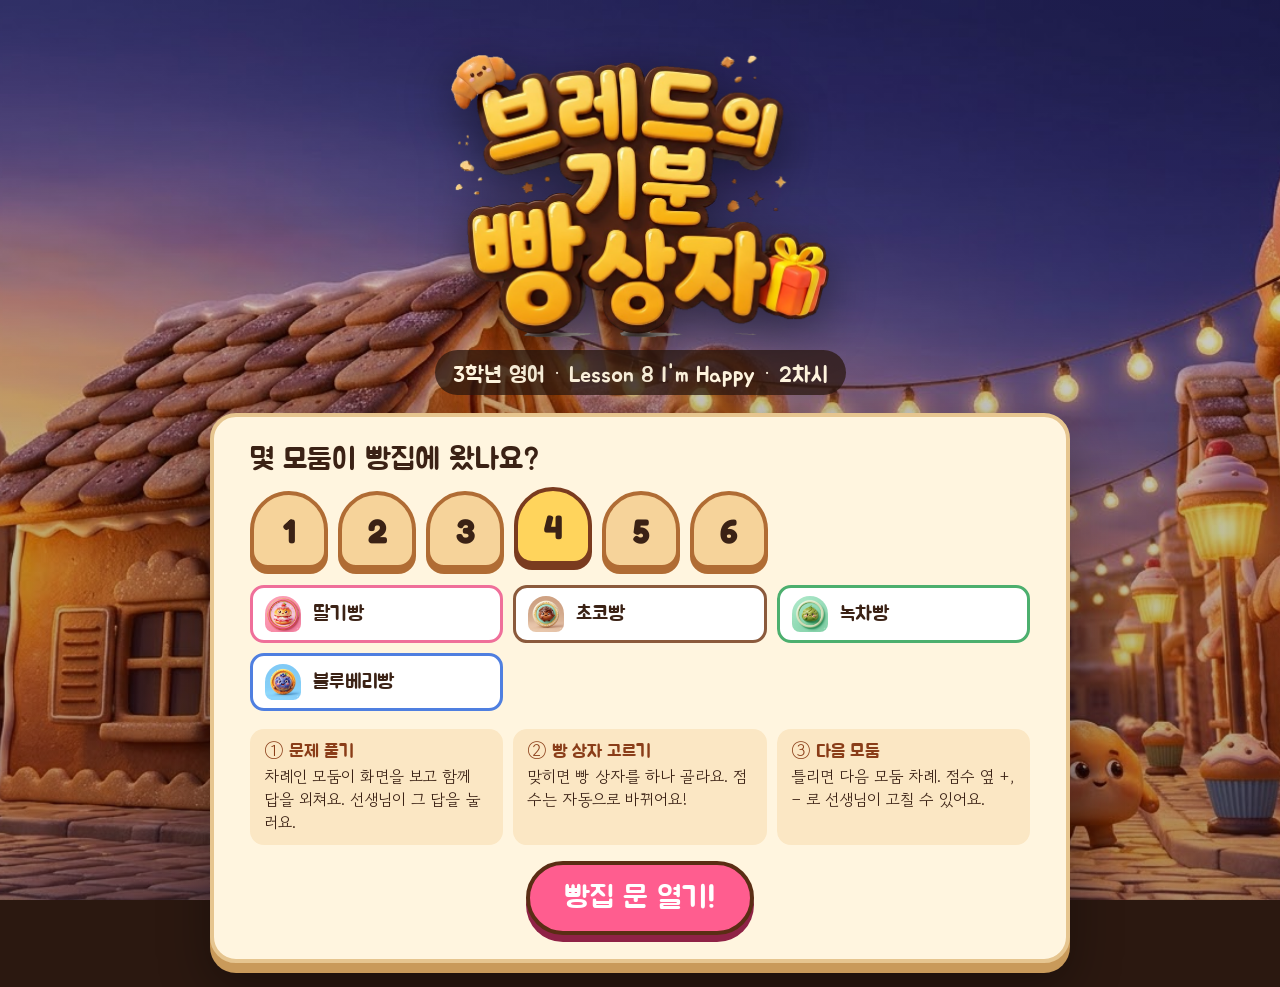
<file: bread/index.html>
<!doctype html>
<html lang="ko">
<head>
<meta charset="utf-8">
<meta name="viewport" content="width=device-width,initial-scale=1,viewport-fit=cover">
<title>브레드의 기분 빵 상자</title>
<link rel="preconnect" href="https://fonts.googleapis.com">
<link rel="preconnect" href="https://fonts.gstatic.com" crossorigin>
<link rel="stylesheet" href="https://fonts.googleapis.com/css2?family=Jua&family=Fredoka:wght@500;600;700&family=Gowun+Dodum&display=swap">
<style>
/* 이미지·소리 파일은 assets/ 폴더에 넣으면 자동으로 바뀝니다. 파일이 없으면 기본 디자인이 나옵니다. */
:root{
  --night:#2b1810;--crust:#a45a2a;--butter:#ffd45c;--cream:#fff5df;--ink:#3b2215;
  --berry:#ff5d8f;--mint:#2fbf83;--burn:#e0452f;
  --display:"Jua","Gowun Dodum",system-ui,sans-serif;
  --eng:"Fredoka","Jua",system-ui,sans-serif;
  --body:"Gowun Dodum","Jua",system-ui,sans-serif;
  color-scheme:dark;
}
*{box-sizing:border-box}
html,body{height:100%;margin:0}
body{background:var(--night);color:var(--cream);font-family:var(--body);overflow-x:hidden;
  padding-left:max(16px,env(safe-area-inset-left,0px));padding-right:max(16px,env(safe-area-inset-right,0px))}
button{font:inherit;cursor:pointer}
button:focus-visible,input:focus-visible{outline:4px solid var(--butter);outline-offset:3px}
img{max-width:100%}
[hidden]{display:none!important}

/* 배경 */
#bgLayer{position:fixed;inset:0;z-index:0;
  background:radial-gradient(ellipse 80% 55% at 50% 110%,rgba(255,170,80,.45),transparent 70%),linear-gradient(180deg,#24140d 0%,#3d2014 45%,#6a3219 100%);
  background-size:cover;background-position:center}
#bgLayer.img::after{content:"";position:absolute;inset:0;background:linear-gradient(180deg,rgba(20,10,5,.15),rgba(20,10,5,.35))}
.lights{position:fixed;inset:0 0 auto;height:46px;pointer-events:none;z-index:1;
  background:radial-gradient(circle at 20px 22px,var(--butter) 0 6px,rgba(255,212,92,.35) 7px 13px,transparent 14px) 0 0/80px 46px repeat-x,
   radial-gradient(circle at 60px 30px,#ffb35c 0 6px,rgba(255,179,92,.3) 7px 13px,transparent 14px) 0 0/80px 46px repeat-x}
body.hasBg .lights{display:none}

.screen{position:relative;z-index:2;max-width:1280px;margin:0 auto;padding-block:52px 24px;min-height:100%;display:flex;flex-direction:column;gap:18px}

/* 간판 / 로고 */
.sign{align-self:center;position:relative;padding:18px 40px 22px;border-radius:22px;
  background:repeating-linear-gradient(0deg,rgba(0,0,0,.08) 0 3px,transparent 3px 14px),linear-gradient(180deg,#c9773a,#9a4f22);
  border:5px solid #5a2d14;box-shadow:0 8px 0 #4a240f,0 18px 40px rgba(0,0,0,.45);text-align:center;transform:rotate(-1.5deg)}
.sign h1{margin:0;font-family:var(--display);font-weight:400;font-size:clamp(34px,6vw,76px);line-height:1.05;color:var(--butter);
  text-shadow:0 4px 0 #5a2d14,3px 0 0 #5a2d14,-3px 0 0 #5a2d14,0 -3px 0 #5a2d14,3px 3px 0 #5a2d14,-3px 3px 0 #5a2d14,3px -3px 0 #5a2d14,-3px -3px 0 #5a2d14}
.sign h1 .pink{color:#ffb3cb}
.sign p{margin:6px 0 0;font-family:var(--display);font-size:clamp(14px,1.8vw,20px);color:#ffe9c4}
.logoImg{align-self:center;max-height:32vh;max-width:min(760px,100%);border-radius:24px;filter:drop-shadow(0 12px 24px rgba(0,0,0,.45))}
.subLine{align-self:center;font-family:var(--display);font-size:clamp(16px,2vw,22px);background:rgba(43,24,16,.75);padding:6px 18px;border-radius:999px}

/* 설정 */
.panel{background:var(--cream);color:var(--ink);border-radius:26px;padding:24px clamp(16px,3vw,36px);border:4px solid #e6c58f;
  box-shadow:0 10px 0 #c99a5a,0 24px 50px rgba(0,0,0,.35);width:min(860px,100%);align-self:center}
.panel h2{font-family:var(--display);font-weight:400;font-size:clamp(22px,2.6vw,30px);margin:0 0 12px}
.countRow{display:flex;flex-wrap:wrap;gap:10px}
.countBtn{width:clamp(56px,8vw,78px);aspect-ratio:1;border-radius:50% 50% 18px 18px;border:4px solid #b06c34;background:#f6d39a;
  font-family:var(--eng);font-weight:700;font-size:clamp(24px,3vw,34px);color:var(--ink);box-shadow:0 5px 0 #b06c34}
.countBtn[aria-pressed="true"]{background:var(--butter);border-color:#7a3b1f;box-shadow:0 5px 0 #7a3b1f;transform:translateY(-4px)}
.names{display:grid;grid-template-columns:repeat(auto-fill,minmax(220px,1fr));gap:10px;margin-top:16px}
.names label{display:flex;align-items:center;gap:10px;background:#fff;border-radius:14px;padding:8px 12px;border:3px solid var(--c)}
.names .dot{width:36px;height:36px;border-radius:50% 50% 8px 8px;background:var(--c);flex:none;overflow:hidden;display:grid;place-items:center}
.names .dot img{width:100%;height:100%;object-fit:cover}
.names input{flex:1;min-width:0;border:0;font-family:var(--display);font-size:20px;color:var(--ink);background:transparent}
.rules{display:grid;grid-template-columns:repeat(auto-fit,minmax(200px,1fr));gap:10px;margin:18px 0 6px;padding:0;list-style:none}
.rules li{background:#fbe7c4;border-radius:14px;padding:10px 14px;font-size:16px;line-height:1.45}
.rules b{font-family:var(--display);font-weight:400;font-size:18px;display:block;color:#8a3d18}
.startRow{display:flex;flex-wrap:wrap;gap:12px;justify-content:center;margin-top:16px}
.bigBtn{font-family:var(--display);font-size:clamp(22px,2.6vw,30px);padding:14px 34px;border-radius:999px;border:4px solid #5a2d14;background:var(--berry);color:#fff;box-shadow:0 7px 0 #8f2246}
.bigBtn:active{transform:translateY(5px);box-shadow:0 2px 0 #8f2246}
.bigBtn.alt{background:#f6d39a;color:var(--ink);box-shadow:0 7px 0 #b06c34;border-color:#b06c34}

/* 게임 */
.topBar{display:flex;flex-wrap:wrap;align-items:center;justify-content:space-between;gap:10px}
.miniSign{font-family:var(--display);font-size:clamp(20px,2.4vw,28px);color:var(--butter);padding:6px 18px;border-radius:12px;
  background:linear-gradient(180deg,#c9773a,#9a4f22);border:3px solid #5a2d14;box-shadow:0 4px 0 #4a240f}
.miniSign img{display:block;height:56px;width:auto}
.miniSign.hasImg{padding:0;background:none;border:0;box-shadow:none}
.tools{display:flex;flex-wrap:wrap;gap:8px}
.tool{font-family:var(--display);font-size:17px;padding:8px 16px;border-radius:999px;border:3px solid #e6c58f;background:rgba(43,24,16,.7);color:var(--cream)}
.tool:hover{background:rgba(90,45,20,.85)}

.teams{display:grid;grid-template-columns:repeat(var(--n,4),minmax(0,1fr));gap:12px;margin-top:10px}
.team{position:relative;background:var(--c);color:#fff;border-radius:46% 46% 18px 18px/38% 38% 18px 18px;padding:12px 8px 10px;text-align:center;
  border:4px solid rgba(0,0,0,.25);box-shadow:0 6px 0 rgba(0,0,0,.3);transition:transform .2s,box-shadow .2s;min-width:0}
.team .tok{width:46px;height:46px;margin:0 auto 2px;border-radius:50%;overflow:hidden;background:rgba(255,255,255,.85);border:3px solid #fff}
.team .tok img{width:100%;height:100%;object-fit:cover}
.team .tName{font-family:var(--display);font-size:clamp(15px,1.6vw,21px);white-space:nowrap;overflow:hidden;text-overflow:ellipsis;text-shadow:0 2px 0 rgba(0,0,0,.25)}
.team .tScore{font-family:var(--eng);font-weight:700;font-size:clamp(34px,4.4vw,58px);line-height:1;font-variant-numeric:tabular-nums;text-shadow:0 3px 0 rgba(0,0,0,.25)}
.team .adj{display:flex;justify-content:center;gap:6px;margin-top:4px}
.team .adj button{width:30px;height:30px;border-radius:50%;border:2px solid rgba(255,255,255,.8);background:rgba(0,0,0,.18);color:#fff;font-family:var(--eng);font-weight:700;font-size:18px;line-height:1}
.team.now{transform:translateY(-8px) scale(1.04);box-shadow:0 0 0 5px var(--butter),0 0 34px 8px rgba(255,212,92,.65),0 10px 0 rgba(0,0,0,.3)}
.team.now::before{content:"우리 차례!";position:absolute;top:-16px;left:50%;transform:translateX(-50%);background:var(--butter);color:var(--ink);
  font-family:var(--display);font-size:15px;padding:2px 12px;border-radius:999px;white-space:nowrap;border:2px solid #5a2d14;z-index:2}
.pop{position:absolute;top:30%;left:50%;transform:translateX(-50%);font-family:var(--eng);font-weight:700;font-size:40px;color:var(--butter);
  text-shadow:0 3px 0 #5a2d14;pointer-events:none;animation:floatUp 1.2s ease-out forwards}
@keyframes floatUp{from{opacity:1;transform:translate(-50%,0)}to{opacity:0;transform:translate(-50%,-70px)}}

.stage{flex:1;display:flex;align-items:flex-start;justify-content:center}
.order{position:relative;width:min(1120px,100%);background:var(--cream);color:var(--ink);border-radius:26px;
  padding:20px clamp(16px,3vw,36px) 24px;border:4px solid #e6c58f;box-shadow:0 10px 0 #c99a5a,0 26px 60px rgba(0,0,0,.4);display:grid;gap:14px}
.qHead{display:flex;flex-wrap:wrap;align-items:center;gap:10px;justify-content:space-between}
.tag{font-family:var(--display);font-size:clamp(18px,2vw,24px);background:var(--c,#8a3d18);color:#fff;padding:5px 18px;border-radius:999px}
.qNo{font-family:var(--display);color:#9a6a45;font-size:18px}
.qMain{display:flex;gap:20px;align-items:center}
.host{flex:none;width:clamp(120px,15vw,200px);aspect-ratio:1;border-radius:24px;overflow:hidden;background:#fbe7c4;border:4px solid #e6c58f}
.host img{width:100%;height:100%;object-fit:cover}
.qBody{flex:1;min-width:0;display:grid;gap:10px}
.prompt{font-family:var(--display);font-size:clamp(26px,3.4vw,44px);line-height:1.3;text-align:center;text-wrap:balance;margin:0}
.prompt .en{font-family:var(--eng);font-weight:600}
.visual{display:flex;flex-wrap:wrap;justify-content:center;align-items:center;gap:4px;font-size:clamp(56px,8vw,104px);line-height:1.1;min-height:1.2em;text-align:center}
.visual.count{font-size:clamp(40px,5vw,62px);max-width:820px;margin:0 auto}
.visual.spell{font-family:var(--eng);font-weight:700;letter-spacing:.18em;font-size:clamp(48px,7vw,92px)}
.visual.word{font-family:var(--eng);font-weight:700;font-size:clamp(48px,7vw,88px);color:#8a3d18}
.listen{justify-self:center;font-family:var(--display);font-size:22px;padding:10px 26px;border-radius:999px;border:3px solid #5a2d14;background:var(--butter);color:var(--ink);box-shadow:0 5px 0 #b07a1c}
.said{text-align:center;font-family:var(--eng);font-weight:600;font-size:26px;color:#8a3d18}
.opts{display:grid;grid-template-columns:repeat(2,minmax(0,1fr));gap:12px}
.opt{display:flex;align-items:center;gap:14px;text-align:left;padding:14px 18px;border-radius:18px;border:4px solid #d9b07a;background:#fff;color:var(--ink);box-shadow:0 6px 0 #d9b07a;min-width:0}
.opt:hover{transform:translateY(-2px)}
.opt .k{flex:none;width:44px;height:44px;border-radius:50%;display:grid;place-items:center;font-family:var(--eng);font-weight:700;font-size:24px;color:#fff;background:var(--kc)}
.opt .v{font-family:var(--eng);font-weight:600;font-size:clamp(22px,2.7vw,34px);line-height:1.2;min-width:0;overflow-wrap:anywhere}
.opt .v.ko{font-family:var(--display);font-weight:400}
.opt .v.emo{font-size:clamp(40px,5vw,62px)}
.opt.right{background:#d8f7e8;border-color:var(--mint);box-shadow:0 6px 0 var(--mint)}
.opt.wrong{background:#ffe0da;border-color:var(--burn);box-shadow:0 6px 0 var(--burn);animation:shake .4s}
.opt.dim{opacity:.45}
.opts.locked .opt{pointer-events:none}
@keyframes shake{25%{transform:translateX(-8px)}50%{transform:translateX(8px)}75%{transform:translateX(-5px)}}
.result{display:flex;align-items:center;justify-content:center;gap:16px;flex-wrap:wrap}
.react{width:clamp(90px,10vw,140px);aspect-ratio:1;border-radius:20px;overflow:hidden}
.react img{width:100%;height:100%;object-fit:cover}
.verdict{font-family:var(--display);font-size:clamp(26px,3.4vw,40px);text-align:center;margin:0}
.verdict.good{color:var(--mint)}.verdict.bad{color:var(--burn)}
.qFoot{display:flex;flex-wrap:wrap;gap:10px;justify-content:center}
.small{font-family:var(--display);font-size:18px;padding:8px 18px;border-radius:999px;border:3px solid #d9b07a;background:#fbe7c4;color:var(--ink)}
.go{font-family:var(--display);font-size:clamp(20px,2.4vw,28px);padding:12px 30px;border-radius:999px;border:4px solid #5a2d14;background:var(--berry);color:#fff;box-shadow:0 6px 0 #8f2246}
.go.mint{background:var(--mint);box-shadow:0 6px 0 #1b7a52}

/* 상자 */
.overlay{position:fixed;inset:0;z-index:20;background:rgba(30,15,8,.88);background-size:cover;background-position:center;display:flex;align-items:center;justify-content:center;
  padding:max(16px,env(safe-area-inset-top,0px)) max(16px,env(safe-area-inset-right,0px)) max(16px,env(safe-area-inset-bottom,0px)) max(16px,env(safe-area-inset-left,0px));overflow-y:auto}
.overlay.img{background-blend-mode:multiply;background-color:rgba(60,30,15,.55)}
.ovInner{width:min(1100px,100%);display:flex;flex-direction:column;gap:18px;align-items:center}
.ovTitle{font-family:var(--display);font-size:clamp(28px,4vw,52px);color:var(--butter);text-align:center;margin:0;text-shadow:0 4px 0 #5a2d14}
.ovSub{font-family:var(--display);font-size:clamp(18px,2vw,26px);color:#ffe9c4;margin:0;text-align:center;text-shadow:0 2px 0 rgba(0,0,0,.5)}
.boxes{display:grid;grid-template-columns:repeat(3,minmax(0,1fr));gap:clamp(12px,2vw,26px);width:100%}
.box{position:relative;aspect-ratio:1/0.82;border:0;background:none;padding:0}
.box .body{position:absolute;inset:22% 4% 0;border-radius:12px;background:var(--bc);border:4px solid rgba(0,0,0,.28);box-shadow:0 8px 0 rgba(0,0,0,.3);
  background-image:linear-gradient(90deg,transparent 44%,rgba(255,255,255,.85) 44% 56%,transparent 56%)}
.box .lid{position:absolute;inset:8% 0 auto;height:22%;border-radius:10px;background:var(--bc);border:4px solid rgba(0,0,0,.28);filter:brightness(1.08);
  background-image:linear-gradient(90deg,transparent 44%,rgba(255,255,255,.85) 44% 56%,transparent 56%);transform-origin:50% 100%;transition:transform .5s cubic-bezier(.5,-.4,.4,1.4)}
.box .pic{position:absolute;inset:0;display:none}
.box .pic img{width:100%;height:100%;object-fit:contain;filter:drop-shadow(0 8px 10px rgba(0,0,0,.4))}
.box.useImg .body,.box.useImg .lid{display:none}
.box.useImg .pic{display:block}
.box .no{position:absolute;inset:22% 4% 0;display:grid;place-items:center;font-family:var(--eng);font-weight:700;font-size:clamp(40px,6vw,78px);color:#fff;text-shadow:0 4px 0 rgba(0,0,0,.45)}
.box.useImg .no{inset:auto auto 4% 50%;transform:translateX(-50%);width:clamp(46px,5vw,64px);height:clamp(46px,5vw,64px);border-radius:50%;background:var(--bc);border:4px solid #fff;font-size:clamp(24px,3vw,36px)}
.box .prz{position:absolute;inset:10% 15% 18%;display:none;place-items:center;font-size:clamp(46px,7vw,90px)}
.box .prz img{max-width:100%;max-height:100%;object-fit:contain;border-radius:18px}
.box.open .prz{display:grid}
.box.open .no{display:none}
.box:not([disabled]):hover .lid{transform:translateY(-6px) rotate(-3deg)}
.box:not([disabled]){animation:wobble 2.6s ease-in-out infinite}
.box:nth-child(2){animation-delay:.3s}.box:nth-child(3){animation-delay:.6s}.box:nth-child(4){animation-delay:.9s}.box:nth-child(5){animation-delay:1.2s}.box:nth-child(6){animation-delay:1.5s}
@keyframes wobble{0%,48%,60%,100%{transform:rotate(0)}52%{transform:rotate(-2deg)}56%{transform:rotate(2deg)}}
.box.open .lid{transform:translateY(-60%) rotate(-24deg)}
.box.peek{opacity:.5;filter:saturate(.4)}
.box .lbl{position:absolute;left:0;right:0;bottom:-8px;font-family:var(--display);font-size:clamp(14px,1.6vw,20px);color:#fff;text-shadow:0 2px 0 rgba(0,0,0,.6)}
.prize{background:var(--cream);color:var(--ink);border-radius:24px;padding:16px 28px;text-align:center;border:4px solid var(--butter);box-shadow:0 8px 0 #b07a1c;
  animation:popIn .45s cubic-bezier(.3,1.6,.5,1);display:flex;align-items:center;gap:18px}
.prize .pi{font-size:64px;line-height:1;width:110px;height:110px;display:grid;place-items:center;flex:none}
.prize .pi img{width:100%;height:100%;object-fit:contain;border-radius:16px}
.prize .pt{font-family:var(--display);font-size:clamp(30px,4vw,48px)}
.prize .pd{font-family:var(--display);font-size:20px;color:#8a3d18}
@keyframes popIn{from{transform:scale(.4);opacity:0}to{transform:scale(1);opacity:1}}
.pickRow{display:flex;flex-wrap:wrap;gap:12px;justify-content:center}
.pickBtn{position:relative;font-family:var(--display);font-size:clamp(16px,1.8vw,22px);padding:10px 16px;border-radius:18px;border:4px solid rgba(0,0,0,.3);background:var(--c);color:#fff;box-shadow:0 6px 0 rgba(0,0,0,.35);transition:transform .08s,box-shadow .08s}
.pickBtn span{font-family:var(--eng);font-weight:700;margin-left:8px}
.pickBtn.me{outline:4px dashed var(--butter);outline-offset:3px}
.pickBtn.hit{transform:scale(1.14);box-shadow:0 0 0 5px #fff,0 0 30px 8px rgba(255,212,92,.8)}
.pickBtn em{position:absolute;top:-22px;right:-8px;font-style:normal;font-family:var(--eng);font-weight:700;font-size:22px;color:var(--butter);background:#5a2d14;padding:0 10px;border-radius:999px}

/* 끝 */
.podium{display:flex;flex-wrap:wrap;justify-content:center;align-items:flex-end;gap:14px;width:100%}
.pod{width:min(170px,44vw);text-align:center}
.pod .bread{background:var(--c);border-radius:50% 50% 16px 16px/40% 40% 16px 16px;padding:16px 8px;border:4px solid rgba(0,0,0,.25);box-shadow:0 6px 0 rgba(0,0,0,.3)}
.pod .rank{font-family:var(--display);font-size:28px;color:var(--butter);text-shadow:0 3px 0 #5a2d14}
.pod .trophy{width:120px;margin:0 auto 6px}
.pod .nm{font-family:var(--display);font-size:20px}
.pod .sc{font-family:var(--eng);font-weight:700;font-size:44px;line-height:1}
.pod.first .bread{padding-block:34px;box-shadow:0 0 0 5px var(--butter),0 0 40px rgba(255,212,92,.7)}

/* 오프닝 영상 */
#introLayer{background:#000}
#introLayer video{max-width:100%;max-height:82vh;border-radius:18px}

.sprinkle{position:fixed;top:-20px;width:10px;height:22px;border-radius:6px;z-index:30;pointer-events:none;animation:fall linear forwards}
@keyframes fall{to{transform:translateY(110vh) rotate(720deg)}}
@media (max-width:760px){.opts{grid-template-columns:1fr}.teams{grid-template-columns:repeat(3,minmax(0,1fr))}.boxes{grid-template-columns:repeat(2,minmax(0,1fr))}.qMain{flex-direction:column}}
@media (prefers-reduced-motion:reduce){*,*::before,*::after{animation:none!important;transition:none!important}}

/* 첫 로딩 화면 — 그림이 다 준비될 때까지 가려 둠 */
#loader{position:fixed;inset:0;z-index:100;display:flex;flex-direction:column;align-items:center;justify-content:center;gap:18px;
  background:linear-gradient(180deg,#24140d 0%,#3d2014 45%,#6a3219 100%);color:var(--cream);font-family:var(--display);transition:opacity .35s ease}
#loader.done{opacity:0;pointer-events:none}
#loader .bun{font-size:72px;animation:bob 1s ease-in-out infinite}
#loader .msg{font-size:28px}
#loader .bar{width:min(360px,70vw);height:14px;border-radius:99px;background:rgba(255,245,223,.18);overflow:hidden}
#loader .bar i{display:block;height:100%;width:0;background:var(--butter);border-radius:99px;transition:width .2s}
@keyframes bob{50%{transform:translateY(-10px)}}
</style>
</head>
<body>
<div id="loader" role="status" aria-live="polite"><div class="bun" aria-hidden="true">🥐</div><div class="msg">빵을 굽고 있어요…</div><div class="bar"><i id="loaderBar"></i></div></div>
<div id="bgLayer"></div>
<div class="lights" aria-hidden="true"></div>

<section class="screen" id="setup">
  <div id="setupLogo"><div class="sign"><h1>브레드의 <span class="pink">기분 빵 상자</span></h1><p>3학년 영어 · Lesson 8 I'm Happy · 2차시 (교과서 96~97쪽)</p></div></div>
  <div class="panel">
    <h2>몇 모둠이 빵집에 왔나요?</h2>
    <div class="countRow" id="countRow" role="group" aria-label="모둠 수"></div>
    <div class="names" id="names"></div>
    <ul class="rules">
      <li><b>① 문제 풀기</b>차례인 모둠이 화면을 보고 함께 답을 외쳐요. 선생님이 그 답을 눌러요.</li>
      <li><b>② 빵 상자 고르기</b>맞히면 빵 상자를 하나 골라요. 점수는 자동으로 바뀌어요!</li>
      <li><b>③ 다음 모둠</b>틀리면 다음 모둠 차례. 점수 옆 +, − 로 선생님이 고칠 수 있어요.</li>
    </ul>
    <div class="startRow">
      <button class="bigBtn alt" id="introBtn" hidden>오프닝 영상</button>
      <button class="bigBtn alt" id="resumeBtn" hidden>지난 게임 이어 하기</button>
      <button class="bigBtn" id="startBtn">빵집 문 열기!</button>
    </div>
  </div>
</section>

<section class="screen" id="game" hidden>
  <div class="topBar">
    <div class="miniSign" id="miniSign">브레드의 기분 빵 상자</div>
    <div class="tools">
      <button class="tool" id="musicBtn">음악 끄기</button>
      <button class="tool" id="nextTeamBtn">차례 넘기기</button>
      <button class="tool" id="toSetupBtn">처음 화면</button>
      <button class="tool" id="endBtn">게임 끝내기</button>
    </div>
  </div>
  <div class="teams" id="teams"></div>
  <div class="stage">
    <article class="order">
      <div class="qHead"><span class="tag" id="qTag"></span><span class="qNo" id="qNo"></span></div>
      <div class="qMain">
        <div class="host" id="host" hidden></div>
        <div class="qBody">
          <p class="prompt" id="prompt"></p>
          <div class="visual" id="visual"></div>
          <button class="listen" id="listenBtn" hidden>🔊 다시 듣기</button>
          <div class="said" id="said" hidden></div>
        </div>
      </div>
      <div class="opts" id="opts"></div>
      <div class="result"><div class="react" id="react" hidden></div><p class="verdict" id="verdict"></p></div>
      <div class="qFoot" id="qFoot"></div>
    </article>
  </div>
</section>

<section class="screen" id="end" hidden>
  <div id="endLogo"><div class="sign"><h1>오늘의 <span class="pink">최고 빵집</span></h1><p>모두 맛있게 잘 구웠어요! I'm happy!</p></div></div>
  <div class="podium" id="podium"></div>
  <div class="startRow">
    <button class="bigBtn alt" id="backGameBtn">게임으로 돌아가기</button>
    <button class="bigBtn" id="newGameBtn">새 게임</button>
  </div>
</section>

<div class="overlay" id="boxLayer" hidden>
  <div class="ovInner">
    <h2 class="ovTitle" id="boxTitle"></h2>
    <p class="ovSub" id="boxSub"></p>
    <div class="boxes" id="boxes"></div>
    <div id="prizeArea" style="display:flex;flex-direction:column;gap:14px;align-items:center"></div>
  </div>
</div>

<div class="overlay" id="introLayer" hidden>
  <div class="ovInner">
    <video id="introVideo" playsinline></video>
    <button class="bigBtn" id="introSkip">건너뛰기</button>
  </div>
</div>

<script>
/* =========================================================
   파일 이름 목록 (assets 폴더) — 확장자는 png/jpg/webp, mp3/wav 아무거나
   ========================================================= */
const A='assets/';
const EXT_I=['png','jpg','jpeg','webp'],EXT_A=['mp3','wav','m4a','ogg'];

/* 문제 종류 — 주인공 이름을 넣은 문제 이름 */
const CAT={
 emotion:{t:'브레드의 손님 기분 읽기',c:'#ef6f9a',host:'q_emotion'},
 number:{t:'윌크의 빵 개수 세기',c:'#e8a91f',host:'q_number'},
 talk:{t:'초코의 말풍선 채우기',c:'#4f7fe0',host:'q_talk'},
 listen:{t:'소시지의 귓속말 듣기',c:'#9a62d6',host:'q_listen'},
 spell:{t:'브레드의 철자 다듬기',c:'#4caf6e',host:'q_spell'},
 meaning:{t:'윌크의 단어 사전',c:'#c56a2d',host:'q_meaning'},
 real:{t:'초코와 추석 놀이터 탐험',c:'#d6455f',host:'q_realtalk'},
 song:{t:'소시지의 노래방',c:'#2c9aa8',host:'q_song'},
 world:{t:'브레드의 세계 생일 여행',c:'#7a5230',host:'q_world'}
};
const TEAM_COLORS=['#ef6f9a','#8b5a3c','#4caf6e','#4f7fe0','#e8a91f','#9a62d6'];
const TEAM_DEFAULT=['딸기빵','초코빵','녹차빵','블루베리빵','치즈빵','고구마빵'];
const KEY_COLORS=['#ef6f9a','#4f7fe0','#e8a91f','#4caf6e'];
const VOICE={"I'm tired.":'voice_tired',"I'm angry.":'voice_angry',"I'm hungry.":'voice_hungry',"I'm sad.":'voice_sad',
 "I'm eight years old.":'voice_eight',"I'm six years old.":'voice_six',"How old are you?":'voice_howold'};

// [종류, 문제, 그림, 들려줄 말, 정답, 오답, 오답, 오답]
const Q=[
['emotion','손님의 기분은 어떨까요?','😊','','happy','sad','angry','tired'],
['emotion','손님의 기분은 어떨까요?','😢','','sad','happy','hungry','tired'],
['emotion','손님의 기분은 어떨까요?','😡','','angry','happy','sad','hungry'],
['emotion','손님의 상태는 어떨까요?','🥱','','tired','angry','happy','hungry'],
['emotion','꼬르륵~ 손님의 상태는?','😋🍔','','hungry','tired','sad','angry'],
['emotion','그림에 알맞은 문장은?','😴','',"I'm tired.","I'm happy.","I'm angry.","I'm hungry."],
['emotion','그림에 알맞은 문장은?','😭','',"I'm sad.","I'm hungry.","I'm happy.","I'm tired."],
['emotion','그림에 알맞은 문장은?','🥳🎂','',"I'm happy.","I'm sad.","I'm tired.","I'm angry."],
['emotion','그림에 알맞은 문장은?','😤','',"I'm angry.","I'm happy.","I'm hungry.","I'm sad."],
['number','크루아상은 몇 개일까요?','🥐×7','','seven','six','eight','nine'],
['number','컵케이크는 몇 개일까요?','🧁×9','','nine','ten','eight','seven'],
['number','도넛은 몇 개일까요?','🍩×6','','six','seven','eight','nine'],
['number','쿠키는 몇 개일까요?','🍪×10','','ten','nine','six','eight'],
['number','초가 몇 개? 몇 살일까요?','🕯️×8','',"I'm eight years old.","I'm six years old.","I'm ten years old.","I'm nine years old."],
['number','숫자를 영어로 말해요!','#7','','seven','six','ten','eight'],
['number','숫자를 영어로 말해요!','#9','','nine','six','ten','eight'],
['number','숫자를 영어로 말해요!','#6','','six','seven','nine','ten'],
['number','사과 10개를 두 친구에게 똑같이! 한 명에게 몇 개?','🍎×10','','five','two','ten','six'],
['talk',"A: <span class='en'>How old are you?</span><br>B: ______",'🎂','',"I'm nine years old.","I'm happy.","Thank you.","Happy birthday!"],
['talk',"A: <span class='en'>I'm hungry.</span><br>B: (나도 배고파!) ______",'🍙','',"I'm hungry, too.","I'm tired, too.","I'm sad.","Thank you."],
['talk',"A: <span class='en'>I'm tired.</span><br>B: (나도 피곤해!) ______",'💤','',"I'm tired, too.","I'm happy, too.","I'm angry.","How old are you?"],
['talk',"A: <span class='en'>I'm happy.</span><br>B: (나도 행복해!) ______",'😊','',"I'm happy, too.","I'm sad, too.","I'm hungry, too.","I'm ten years old."],
['talk',"A: ______<br>B: <span class='en'>I'm seven years old.</span>",'❓','',"How old are you?","Happy birthday!","I'm hungry.","Thank you."],
['talk',"A: <span class='en'>Happy birthday!</span><br>B: <span class='en'>Thank you. I'm ______.</span>",'🎁','','happy','sad','angry','tired'],
['listen','잘 듣고 알맞은 얼굴을 골라요!','🔊',"I'm tired.",'🥱','😊','😡','😢'],
['listen','잘 듣고 알맞은 얼굴을 골라요!','🔊',"I'm angry.",'😡','😊','🥱','😢'],
['listen','잘 듣고 알맞은 얼굴을 골라요!','🔊',"I'm hungry.",'😋','😢','😡','🥱'],
['listen','잘 듣고 알맞은 얼굴을 골라요!','🔊',"I'm sad.",'😢','😊','😡','😋'],
['listen','잘 듣고 몇 살인지 골라요!','🔊',"I'm eight years old.",'8','6','9','10'],
['listen','잘 듣고 몇 살인지 골라요!','🔊',"I'm six years old.",'6','7','8','10'],
['listen','잘 듣고 이 말의 뜻을 골라요!','🔊',"How old are you?",'너는 몇 살이니?','너는 기분이 어때?','생일 축하해!','나는 배고파.'],
['spell','빈칸에 들어갈 알파벳은?','h _ n g r y','','u','a','o','e'],
['spell','빈칸에 들어갈 알파벳은?','t i r _ d','','e','a','i','o'],
['spell','빈칸에 들어갈 알파벳은?','s _ v e n','','e','i','a','u'],
['spell','빈칸에 들어갈 알파벳은?','a n _ r y','','g','j','k','p'],
['meaning','이 단어의 뜻은?','@tired','','피곤한','배고픈','화난','슬픈'],
['meaning','이 단어의 뜻은?','@hungry','','배고픈','행복한','피곤한','화난'],
['meaning','이 단어의 뜻은?','@angry','','화난','슬픈','배고픈','행복한'],
['real','레오는 제기를 몇 번 찼을까요?','🦶','','ten','seven','nine','six'],
['real',"진행 요원: <span class='en'>How old are you?</span><br>레오: <span class='en'>I'm ______ years old.</span>",'👦','','nine','seven','ten','eight'],
['real','레오 여동생은 몇 살이라고 했나요?','👧','','seven','nine','six','ten'],
['real',"제기차기가 끝난 뒤 하나 여동생:<br><span class='en'>I'm hungry, too. I'm ______.</span>",'👧','','tired','happy','angry','sad'],
['real','선물(윷놀이 세트)을 받은 레오는 뭐라고 했나요?','🎁','',"Wow, thank you! I'm happy.","I'm sad.","I'm angry.","I'm seven years old."],
['real','하나가 떡 가게에서 좋아하냐고 물어본 것은?','🏮','','송편 (songpyeon)','케이크','피자','아이스크림'],
['song',"노래 속 행복한 괴물:<br><span class='en'>Seven, seven. I'm ______ years old.</span>",'🎵','','seven','six','eight','ten'],
['song','노래 속 배고픈(hungry) 괴물은 몇 살?','🎵','','ten','seven','nine','eight'],
['world','우리나라에서 생일에 먹는 국은?','🍲','','미역국','된장국','떡국','김치찌개'],
['world','호주 생일 파티에 나오는, 식빵에 버터를 바르고 알록달록 설탕을 뿌린 빵은?','🍞','','페어리브레드','바게트','크루아상','마카롱'],
['world','캐나다에서는 생일을 맞은 아이의 코에 무엇을 바를까요?','👃','','버터','케첩','치약','물감'],
['world','멕시코 생일 파티에서 막대로 쳐서 사탕을 꺼내는 종이 인형은?','🎉','','피냐타','마트료시카','곰 인형','허수아비']
];

const PRIZES=[
 {k:'p1',w:4,ic:'🥐',t:'+1점',d:'브레드가 크루아상을 구워 줬어요!'},
 {k:'p2',w:3,ic:'🍰',t:'+2점',d:'윌크가 딸기 케이크를 배달했어요!'},
 {k:'p3',w:1,ic:'🎂',t:'+3점',d:'초코가 왕 생일 케이크를 가져왔어요!'},
 {k:'x2',w:1,ic:'✨',t:'점수 2배!',d:'반죽이 두 배로 부풀었어요!'},
 {k:'steal',w:2,ic:'🧺',t:'1점 가져오기',d:'소시지가 몰래 빵 하나를 가져와요!'},
 {k:'stealTop',w:1,ic:'🥖',t:'1등 빵 1점 쏙!',d:'1등 모둠에게서 1점을 가져와요'},
 {k:'swap',w:1,ic:'🔄',t:'점수 바꾸기',d:'무작위 모둠과 점수가 바뀌어요'},
 {k:'swapTop',w:1,ic:'👑',t:'1등과 바꾸기',d:'1등 모둠과 점수가 바뀌어요'},
 {k:'swapLow',w:1,ic:'🌀',t:'꼴등과 바꾸기',d:'으악! 꼴등 모둠과 점수가 바뀌어요'},
 {k:'all',w:1,ic:'🎁',t:'모두 +1점',d:'빵집에서 모든 모둠에게 빵을 쏴요!'},
 {k:'m1',w:2,ic:'🔥',t:'−1점',d:'앗, 오븐에서 빵이 탔어요!'},
 {k:'zero',w:2,ic:'📦',t:'꽝!',d:'텅 빈 상자예요'},
 {k:'again',w:1,ic:'🔔',t:'한 번 더!',d:'우리 모둠이 한 문제 더 풀어요'}
];
const BOX_COLORS=['#ef8fb0','#f2b94a','#7cc6a0','#8fb0f0','#c99af0','#f08a5d'];

/* ---------- 파일 불러오기 (없으면 기본 디자인) ---------- */
const IMG={},AUD={};
const HAVE={bg_box:'jpg',bg_ending:'jpg',bg_game:'jpg',bg_lobby:'jpg',box_closed:'jpg',box_open:'jpg',prize_again:'jpg',prize_all:'jpg',prize_m1:'jpg',prize_p1:'jpg',prize_p2:'jpg',prize_p3:'jpg',prize_steal:'jpg',prize_stealTop:'jpg',prize_swap:'jpg',prize_swapLow:'jpg',prize_swapTop:'jpg',prize_x2:'jpg',prize_zero:'jpg',q_emotion:'jpg',q_listen:'jpg',q_meaning:'jpg',q_number:'jpg',q_realtalk:'jpg',q_song:'jpg',q_spell:'jpg',q_talk:'jpg',q_world:'jpg',react_correct:'jpg',react_wrong:'jpg',team_1:'jpg',team_2:'jpg',team_3:'jpg',team_4:'jpg',team_5:'jpg',team_6:'jpg',trophy:'jpg',logo_ending:'png',logo_title:'png'};
function probe(name){if(IMG[name])return IMG[name];
  const exts=HAVE[name]?[HAVE[name]].concat(EXT_I.filter(e=>e!==HAVE[name])):EXT_I;
  return IMG[name]=new Promise(res=>{let i=0;const t=()=>{if(i>=exts.length)return res(null);const u=A+name+'.'+exts[i++];const im=new Image();
    im.onload=()=>{(im.decode?im.decode():Promise.resolve()).catch(()=>{}).then(()=>res(u))};im.onerror=t;im.src=u};t();});}
function probeA(name){if(AUD[name])return AUD[name];
  return AUD[name]=new Promise(res=>{let i=0;const t=()=>{if(i>=EXT_A.length)return res(null);const u=A+name+'.'+EXT_A[i++];const a=new Audio();
    const ok=()=>{off();res(u)},bad=()=>{off();t()};const off=()=>{a.removeEventListener('canplay',ok);a.removeEventListener('error',bad)};
    a.addEventListener('canplay',ok);a.addEventListener('error',bad);a.preload='auto';a.src=u;a.load()};t();});}
function art(el,name,onOk){probe(name).then(u=>{if(!u)return;el.innerHTML=`<img src="${u}" alt="">`;el.classList.add('hasImg');el.hidden=false;onOk&&onOk(u)})}

/* 배경 */
const BG={setup:'bg_lobby',game:'bg_game',end:'bg_ending'};
function setBg(screen){probe(BG[screen]).then(u=>{const l=document.getElementById('bgLayer');
  if(u){l.style.backgroundImage=`url("${u}")`;l.classList.add('img');document.body.classList.add('hasBg')}
  else{l.style.backgroundImage='';l.classList.remove('img');document.body.classList.remove('hasBg')}})}

/* ---------- 소리 ---------- */
let soundOn=true,musicOn=true,bgm=null,bgmName=null,ac=null;
function tone(seq){if(!soundOn)return;try{ac=ac||new (window.AudioContext||window.webkitAudioContext)();let t=ac.currentTime;
  seq.forEach(([f,d,type])=>{const o=ac.createOscillator(),g=ac.createGain();o.type=type||'triangle';o.frequency.value=f;
   g.gain.setValueAtTime(.0001,t);g.gain.exponentialRampToValueAtTime(.22,t+.02);g.gain.exponentialRampToValueAtTime(.0001,t+d);
   o.connect(g).connect(ac.destination);o.start(t);o.stop(t+d+.05);t+=d*.85;});}catch(e){}}
const FALLBACK={
 sfx_click:()=>tone([[900,.05]]),
 sfx_correct:()=>tone([[660,.14],[880,.14],[1320,.3]]),
 sfx_wrong:()=>tone([[300,.2,'sawtooth'],[220,.35,'sawtooth']]),
 sfx_box_open:()=>tone([[520,.1],[780,.1],[1040,.1],[1560,.3]]),
 sfx_good:()=>tone([[784,.12],[988,.12],[1175,.25]]),
 sfx_bad:()=>tone([[400,.15,'square'],[300,.15,'square'],[200,.3,'square']]),
 sfx_swap:()=>tone([[500,.08],[700,.08],[500,.08],[700,.15]]),
 sfx_roulette:()=>tone([[1000,.04]]),
 sfx_fanfare:()=>tone([[523,.15],[659,.15],[784,.15],[1047,.5]]),
 sfx_turn:()=>tone([[600,.08],[800,.12]])
};
async function sfx(name){if(!soundOn)return;const u=await probeA(name);
  if(u){const a=new Audio(u);a.volume=.9;a.play().catch(()=>{})}else FALLBACK[name]&&FALLBACK[name]();}
async function playBgm(name){if(bgmName===name&&bgm&&!bgm.paused)return;bgmName=name;
  if(bgm){bgm.pause();bgm=null}if(!musicOn)return;const u=(await probeA(name))||(name==='bgm_game'?await probeA('bgm_lobby'):null);if(!u||bgmName!==name)return;
  bgm=new Audio(u);bgm.loop=true;bgm.volume=.3;bgm.play().catch(()=>{});}
function duck(on){if(bgm)bgm.volume=on?.08:.3}
async function speakQ(text){duck(true);const f=VOICE[text];const u=f?await probeA(f):null;
  if(u){const a=new Audio(u);a.onended=()=>duck(false);a.play().catch(()=>duck(false));return;}
  try{speechSynthesis.cancel();const ut=new SpeechSynthesisUtterance(text);ut.lang='en-US';ut.rate=.8;
    const v=speechSynthesis.getVoices().find(v=>/en[-_]US/i.test(v.lang));if(v)ut.voice=v;ut.onend=()=>duck(false);speechSynthesis.speak(ut)}catch(e){duck(false)}}
document.getElementById('musicBtn').onclick=()=>{musicOn=!musicOn;document.getElementById('musicBtn').textContent=musicOn?'음악 끄기':'음악 켜기';
  if(!musicOn&&bgm){bgm.pause();bgm=null}else{const n=bgmName;bgmName=null;playBgm(n||'bgm_game')}};

function sprinkle(n=60){if(matchMedia('(prefers-reduced-motion: reduce)').matches)return;
  const cs=['#ff5d8f','#ffd45c','#2fbf83','#4f7fe0','#fff5df','#c99af0'];
  for(let i=0;i<n;i++){const d=document.createElement('div');d.className='sprinkle';d.style.left=Math.random()*100+'vw';
   d.style.background=cs[i%cs.length];d.style.animationDuration=(1.4+Math.random()*1.6)+'s';d.style.animationDelay=(Math.random()*.4)+'s';
   document.body.appendChild(d);setTimeout(()=>d.remove(),3600);}}

/* ---------- 상태 ---------- */
const SAVE='breadBox_v1';
let S={n:4,names:TEAM_DEFAULT.slice(),scores:[0,0,0,0,0,0],turn:0,deck:[],qCount:0,cur:null,curDone:false};
let opts=[],answered=false,boxDone=false,boxSet=[];
const $=id=>document.getElementById(id);
function save(){try{localStorage.setItem(SAVE,JSON.stringify(S))}catch(e){}}
function load(){try{const v=localStorage.getItem(SAVE);return v?JSON.parse(v):null}catch(e){return null}}
function shuffle(a){for(let i=a.length-1;i>0;i--){const j=Math.floor(Math.random()*(i+1));[a[i],a[j]]=[a[j],a[i]]}return a}
function esc(s){return String(s).replace(/[&<>"]/g,c=>({'&':'&amp;','<':'&lt;','>':'&gt;','"':'&quot;'}[c]))}
function show(id){['setup','game','end'].forEach(s=>$(s).hidden=s!==id);setBg(id);window.scrollTo(0,0);
  playBgm(id==='setup'?'bgm_lobby':id==='game'?'bgm_game':'bgm_ending');}

/* 로고 */
probe('logo_title').then(u=>{if(!u)return;
  $('setupLogo').innerHTML=`<img class="logoImg" src="${u}" alt="브레드의 기분 빵 상자"><div class="subLine" style="margin-top:10px;text-align:center">3학년 영어 · Lesson 8 I'm Happy · 2차시</div>`;
  $('setupLogo').style.cssText='display:flex;flex-direction:column;align-items:center';
  $('miniSign').innerHTML=`<img src="${u}" alt="브레드의 기분 빵 상자">`;$('miniSign').classList.add('hasImg');});
probe('logo_ending').then(u=>{if(u)$('endLogo').innerHTML=`<img class="logoImg" src="${u}" alt="오늘의 최고 빵집">`;});

/* 오프닝 영상 */
let introReady=false,afterIntro=null;
(function(){const v=document.createElement('video');v.preload='metadata';
  v.onloadedmetadata=()=>{introReady=true;$('introBtn').hidden=false;$('introVideo').src=A+'intro.mp4'};v.src=A+'intro.mp4';})();
function playIntro(then){afterIntro=then||null;if(bgm)bgm.pause();$('introLayer').hidden=false;const v=$('introVideo');v.currentTime=0;v.play().catch(()=>{})}
$('introBtn').onclick=()=>playIntro();
function closeIntro(){const v=$('introVideo');v.pause();$('introLayer').hidden=true;
  const f=afterIntro;afterIntro=null;if(f)f();else if(bgm&&musicOn)bgm.play().catch(()=>{})}
$('introSkip').onclick=closeIntro;$('introVideo').onended=closeIntro;

/* ---------- 설정 ---------- */
function renderSetup(){
  const cr=$('countRow');cr.innerHTML='';
  for(let i=1;i<=6;i++){const b=document.createElement('button');b.className='countBtn';b.id='cnt'+i;b.textContent=i;
    b.setAttribute('aria-pressed',i===S.n);b.onclick=()=>{S.n=i;sfx('sfx_click');renderSetup()};cr.appendChild(b);}
  const nm=$('names');nm.innerHTML='';
  for(let i=0;i<S.n;i++){const l=document.createElement('label');l.style.setProperty('--c',TEAM_COLORS[i]);
    l.innerHTML=`<span class="dot" id="dot${i}"></span><input id="tn${i}" maxlength="10" value="${esc(S.names[i])}" aria-label="${i+1}모둠 이름">`;
    l.querySelector('input').oninput=e=>{S.names[i]=e.target.value||TEAM_DEFAULT[i]};nm.appendChild(l);art(l.querySelector('.dot'),'team_'+(i+1));}
  const old=load();$('resumeBtn').hidden=!(old&&old.qCount>0);
}
$('startBtn').onclick=()=>{for(let i=0;i<S.n;i++){const v=$('tn'+i).value.trim();S.names[i]=v||TEAM_DEFAULT[i];}
  S.scores=[0,0,0,0,0,0];S.turn=0;S.deck=[];S.qCount=0;S.cur=null;S.curDone=false;
  const go=()=>{sfx('sfx_fanfare');startGame()};if(introReady)playIntro(go);else go();};
$('resumeBtn').onclick=()=>{const o=load();if(o){S=o;startGame(true)}};
document.addEventListener('pointerdown',function first(){document.removeEventListener('pointerdown',first);if(!$('setup').hidden)playBgm('bgm_lobby')});

/* ---------- 게임 ---------- */
function startGame(resume){show('game');renderTeams();if(resume&&S.cur!=null&&!S.curDone)drawQuestion(S.cur);else nextQuestion();}
function renderTeams(pops){
  const t=$('teams');t.style.setProperty('--n',S.n);t.innerHTML='';
  for(let i=0;i<S.n;i++){const d=document.createElement('div');d.className='team'+(i===S.turn?' now':'');d.style.setProperty('--c',TEAM_COLORS[i]);
    d.innerHTML=`<div class="tok" hidden></div><div class="tName">${i+1}. ${esc(S.names[i])}</div><div class="tScore">${S.scores[i]}</div>
      <div class="adj"><button aria-label="${i+1}모둠 1점 빼기" data-i="${i}" data-d="-1">−</button><button aria-label="${i+1}모둠 1점 더하기" data-i="${i}" data-d="1">+</button></div>`;
    art(d.querySelector('.tok'),'team_'+(i+1));
    d.addEventListener('dblclick',()=>{S.turn=i;save();renderTeams()});
    if(pops&&pops[i]){const p=document.createElement('div');p.className='pop';p.textContent=pops[i];d.appendChild(p);}
    t.appendChild(d);}
  t.querySelectorAll('.adj button').forEach(b=>b.onclick=e=>{e.stopPropagation();const i=+b.dataset.i,dd=+b.dataset.d;
    S.scores[i]=Math.max(0,S.scores[i]+dd);save();sfx('sfx_click');renderTeams({[i]:dd>0?'+1':'−1'})});
}
function nextQuestion(){if(!S.deck.length)S.deck=shuffle(Q.map((_,i)=>i));S.cur=S.deck.pop();S.curDone=false;S.qCount++;save();drawQuestion(S.cur);}
function drawQuestion(qi){
  answered=false;const [cat,prompt,vis,say,ans,...wr]=Q[qi];const C=CAT[cat];
  $('qTag').textContent=C.t;$('qTag').style.setProperty('--c',C.c);$('qNo').textContent=`주문서 ${S.qCount}번`;
  const h=$('host');h.hidden=true;h.innerHTML='';art(h,C.host);
  $('prompt').innerHTML=prompt;
  const v=$('visual');v.className='visual';
  if(vis.includes('×')){const [e,n]=vis.split('×');v.classList.add('count');v.innerHTML=Array(+n).fill(`<span>${e}</span>`).join('');}
  else if(vis[0]==='#'){v.classList.add('word');v.textContent=vis.slice(1);}
  else if(vis[0]==='@'){v.classList.add('word');v.textContent=vis.slice(1);}
  else if(cat==='spell'){v.classList.add('spell');v.textContent=vis;}
  else v.textContent=vis;
  $('listenBtn').hidden=!say;$('said').hidden=true;$('said').textContent=say;
  if(say){$('listenBtn').onclick=()=>speakQ(say);setTimeout(()=>speakQ(say),400);}
  opts=shuffle([ans,...wr]);
  const box=$('opts');box.className='opts';box.innerHTML='';
  opts.forEach((o,i)=>{const b=document.createElement('button');b.className='opt';b.id='opt'+i;b.style.setProperty('--kc',KEY_COLORS[i]);
    const cls=/^\p{Extended_Pictographic}/u.test(o)?' emo':/[가-힣]/.test(o)?' ko':'';
    b.innerHTML=`<span class="k">${'ABCD'[i]}</span><span class="v${cls}">${esc(o)}</span>`;b.onclick=()=>choose(i);box.appendChild(b);});
  $('verdict').textContent='';$('verdict').className='verdict';$('react').hidden=true;$('react').innerHTML='';
  $('qFoot').innerHTML='';
  const skip=document.createElement('button');skip.className='small';skip.textContent='문제 바꾸기';skip.onclick=()=>{S.qCount--;nextQuestion()};
  const reveal=document.createElement('button');reveal.className='small';reveal.textContent='정답 보여 주기';reveal.onclick=()=>finishWrong(-1);
  $('qFoot').append(skip,reveal);
}
function markAnswer(){const ans=Q[S.cur][4];opts.forEach((o,i)=>$('opt'+i).classList.add(o===ans?'right':'dim'));
  $('opts').classList.add('locked');if(Q[S.cur][3])$('said').hidden=false;}
function choose(i){if(answered)return;answered=true;
  if(opts[i]===Q[S.cur][4]){markAnswer();$('opt'+i).classList.remove('dim');
    $('verdict').textContent='딩동댕! 정답이에요!';$('verdict').className='verdict good';sfx('sfx_correct');sprinkle(50);art($('react'),'react_correct');
    S.curDone=true;save();$('qFoot').innerHTML='';
    const g=document.createElement('button');g.className='go';g.textContent='빵 상자 고르러 가기 →';g.onclick=openBoxes;$('qFoot').append(g);
  }else finishWrong(i);}
function finishWrong(i){answered=true;markAnswer();
  if(i>=0){const b=$('opt'+i);b.classList.remove('dim');b.classList.add('wrong');sfx('sfx_wrong');art($('react'),'react_wrong');
    $('verdict').textContent='아쉬워요! 정답은 초록색이에요.';}else $('verdict').textContent='정답은 초록색이에요.';
  $('verdict').className='verdict bad';S.curDone=true;save();$('qFoot').innerHTML='';
  const g=document.createElement('button');g.className='go mint';g.textContent='다음 모둠 차례 →';g.onclick=()=>{advance();nextQuestion()};$('qFoot').append(g);}
function advance(){S.turn=(S.turn+1)%S.n;save();renderTeams();sfx('sfx_turn');}
$('nextTeamBtn').onclick=()=>{advance();if(answered)nextQuestion();};

/* ---------- 빵 상자 ---------- */
function pickPrize(){const tot=PRIZES.reduce((a,p)=>a+p.w,0);let r=Math.random()*tot;for(const p of PRIZES){if((r-=p.w)<0)return p}return PRIZES[0]}
function prizeArt(el,p){el.textContent=p.ic;art(el,'prize_'+p.k);}
function openBoxes(){
  boxDone=false;boxSet=Array.from({length:6},pickPrize);
  if(S.n===1)boxSet=boxSet.map(p=>['steal','stealTop','swap','swapTop','swapLow','all'].includes(p.k)?PRIZES[0]:p);
  $('boxTitle').textContent=`${S.names[S.turn]}, 빵 상자를 하나 골라요!`;$('boxSub').textContent='맛있는 빵일까, 탄 빵일까?';$('boxSub').hidden=false;
  const bx=$('boxes');bx.innerHTML='';
  boxSet.forEach((p,i)=>{const b=document.createElement('button');b.className='box';b.id='box'+i;b.style.setProperty('--bc',BOX_COLORS[i]);b.setAttribute('aria-label',`${i+1}번 상자`);
    b.innerHTML=`<div class="body"></div><div class="lid"></div><div class="pic"></div><div class="no">${i+1}</div><div class="prz"></div><div class="lbl"></div>`;
    b.onclick=()=>pickBox(i);bx.appendChild(b);
    probe('box_closed').then(u=>{if(u){b.classList.add('useImg');b.querySelector('.pic').innerHTML=`<img src="${u}" alt="">`}});});
  $('prizeArea').innerHTML='';
  probe('bg_box').then(u=>{const L=$('boxLayer');if(u){L.style.backgroundImage=`url("${u}")`;L.classList.add('img')}});
  $('boxLayer').hidden=false;sfx('sfx_turn');
}
function revealBox(b,p){b.classList.add('open');prizeArt(b.querySelector('.prz'),p);b.querySelector('.lbl').textContent=p.t;
  probe('box_open').then(u=>{if(u&&b.classList.contains('useImg'))b.querySelector('.pic').innerHTML=`<img src="${u}" alt="">`});}
function pickBox(i){if(boxDone)return;boxDone=true;const p=boxSet[i];sfx('sfx_box_open');
  document.querySelectorAll('.box').forEach((b,j)=>{b.disabled=true;if(j===i)revealBox(b,p)});
  setTimeout(()=>{
    document.querySelectorAll('.box').forEach((b,j)=>{if(j!==i){b.classList.add('peek');revealBox(b,boxSet[j])}});
    $('boxSub').hidden=true;
    const pa=$('prizeArea');pa.innerHTML=`<div class="prize"><div class="pi" id="prizeIc"></div><div><div class="pt">${p.t}</div><div class="pd">${p.d}</div></div></div>`;
    prizeArt($('prizeIc'),p);applyPrize(p);
  },700);
}
function nextBtn(label,fn,cls){const g=document.createElement('button');g.className='go'+(cls?' '+cls:'');g.textContent=label;g.onclick=fn;$('prizeArea').append(g)}
function closeBoxes(again){$('boxLayer').hidden=true;if(!again)advance();else renderTeams();nextQuestion();}
const GOOD=['p1','p2','p3','x2','all','again','steal','stealTop'];
function applyPrize(p){
  const me=S.turn,pops={};
  const done=shown=>{save();renderTeams(pops);if(!shown&&S.n>1)$('prizeArea').append(miniBoard(pops));
    nextBtn(p.k==='again'?'한 문제 더 풀기 →':'다음 모둠 차례 →',()=>closeBoxes(p.k==='again'),'mint')};
  const good=n=>{sfx('sfx_good');sprinkle(n)};
  switch(p.k){
    case 'p1':S.scores[me]+=1;pops[me]='+1';good(30);done();break;
    case 'p2':S.scores[me]+=2;pops[me]='+2';good(45);done();break;
    case 'p3':S.scores[me]+=3;pops[me]='+3';good(80);done();break;
    case 'x2':{const add=Math.max(1,S.scores[me]);S.scores[me]+=add;pops[me]='+'+add;good(70);done();break;}
    case 'all':for(let i=0;i<S.n;i++){S.scores[i]+=1;pops[i]='+1'}good(60);done();break;
    case 'm1':if(S.scores[me]>0){S.scores[me]-=1;pops[me]='−1'}sfx('sfx_bad');done();break;
    case 'zero':sfx('sfx_bad');done();break;
    case 'again':good(30);done();break;
    default:autoTarget(p,done,pops);
  }
}
function miniBoard(pops,hi){
  const row=document.createElement('div');row.className='pickRow';
  for(let i=0;i<S.n;i++){const b=document.createElement('div');b.className='pickBtn'+(i===S.turn?' me':'')+(i===hi?' hit':'');
    b.id='mb'+i;b.style.setProperty('--c',TEAM_COLORS[i]);
    b.innerHTML=`${esc(S.names[i])}<span>${S.scores[i]}점</span>`+(pops&&pops[i]?`<em>${pops[i]}</em>`:'');row.append(b);}
  return row;
}
function others(){return [...Array(S.n).keys()].filter(i=>i!==S.turn)}
function findTarget(k){
  const me=S.turn,o=others();if(!o.length)return -1;const rnd=a=>a[Math.floor(Math.random()*a.length)];
  if(k==='steal'){const has=o.filter(i=>S.scores[i]>0);return has.length?rnd(has):-1;}
  if(k==='swap')return rnd(o);
  if(k==='stealTop'){const mx=Math.max(...o.map(i=>S.scores[i]));return mx>0?rnd(o.filter(i=>S.scores[i]===mx)):-1;}
  if(k==='swapTop'){const mx=Math.max(...o.map(i=>S.scores[i]));return mx>S.scores[me]?rnd(o.filter(i=>S.scores[i]===mx)):-1;}
  if(k==='swapLow'){const mn=Math.min(...o.map(i=>S.scores[i]));return mn<S.scores[me]?rnd(o.filter(i=>S.scores[i]===mn)):-1;}
  return -1;
}
function autoTarget(p,done,pops){
  const me=S.turn,pa=$('prizeArea'),t=findTarget(p.k);
  const msg=document.createElement('p');msg.className='ovSub';
  if(t<0){
    if(p.k==='swapLow'){msg.textContent='휴~ 우리가 이미 제일 낮아서 그대로예요!';pa.append(msg);done();return;}
    S.scores[me]+=1;pops[me]='+1';msg.textContent=p.k==='swapTop'?'우리가 이미 1등! 대신 +1점!':'가져올 빵이 없어서 대신 +1점!';
    pa.append(msg);sfx('sfx_good');sprinkle(30);done();return;}
  msg.textContent='두구두구… 어느 모둠일까?';
  const board=miniBoard();pa.append(msg,board);
  const cand=others(),reduce=matchMedia('(prefers-reduced-motion: reduce)').matches;
  let step=0;const total=reduce?0:14+Math.floor(Math.random()*cand.length);
  const tick=()=>{const cur=cand[step%cand.length];
    board.querySelectorAll('.pickBtn').forEach(b=>b.classList.remove('hit'));board.querySelector('#mb'+cur).classList.add('hit');sfx('sfx_roulette');
    if(step>=total&&cur===t){setTimeout(finish,450);return;}step++;setTimeout(tick,50+step*7);};
  const finish=()=>{const nm=S.names[t];
    if(p.k==='steal'||p.k==='stealTop'){S.scores[t]-=1;S.scores[me]+=1;pops[t]='−1';pops[me]='+1';msg.textContent=`${nm}에게서 빵 1점을 가져왔어요!`;sfx('sfx_good');}
    else{const a=S.scores[me],b=S.scores[t];S.scores[me]=b;S.scores[t]=a;
      pops[me]=(b>=a?'+':'−')+Math.abs(b-a);pops[t]=(a>=b?'+':'−')+Math.abs(a-b);
      msg.textContent=`${nm}와(과) 점수가 바뀌었어요! (${a}점 ⇄ ${b}점)`;sfx('sfx_swap');}
    board.replaceWith(miniBoard(pops,t));if(S.scores[me]>=S.scores[t])sprinkle(50);done(true);};
  tick();
}

/* ---------- 끝 ---------- */
$('endBtn').onclick=()=>{
  const order=[...Array(S.n).keys()].sort((a,b)=>S.scores[b]-S.scores[a]);
  const pd=$('podium');pd.innerHTML='';let rank=0,prev=null;
  order.forEach((i,k)=>{if(S.scores[i]!==prev){rank=k+1;prev=S.scores[i]}
    const d=document.createElement('div');d.className='pod'+(rank===1?' first':'');d.style.setProperty('--c',TEAM_COLORS[i]);
    d.innerHTML=(rank===1?'<div class="trophy" hidden></div>':'')+`<div class="rank">${rank}등</div><div class="bread"><div class="nm">${esc(S.names[i])}</div><div class="sc">${S.scores[i]}</div></div>`;
    pd.append(d);const tr=d.querySelector('.trophy');if(tr)art(tr,'trophy');});
  show('end');sfx('sfx_fanfare');sprinkle(120);
};
$('backGameBtn').onclick=()=>{show('game');renderTeams()};
$('newGameBtn').onclick=()=>{try{localStorage.removeItem(SAVE)}catch(e){}show('setup');renderSetup()};
$('toSetupBtn').onclick=()=>{show('setup');renderSetup()};
document.addEventListener('keydown',e=>{
  if(!$('game').hidden&&$('boxLayer').hidden&&!answered&&['1','2','3','4'].includes(e.key))choose(+e.key-1);
  if(!$('boxLayer').hidden&&!boxDone&&['1','2','3','4','5','6'].includes(e.key))pickBox(+e.key-1);
});
try{speechSynthesis.getVoices()}catch(e){}
(function boot(){
  const first=['bg_lobby','logo_title','team_1','team_2','team_3','team_4','team_5','team_6'];
  const rest=Object.keys(HAVE).filter(k=>!first.includes(k));
  let n=0;const bar=$('loaderBar');
  const tick=()=>{n++;bar.style.width=Math.round(n/first.length*100)+'%'};
  const ready=Promise.all(first.map(k=>probe(k).then(tick)));
  const timeout=new Promise(r=>setTimeout(r,8000));
  setBg('setup');renderSetup();
  Promise.race([ready,timeout]).then(()=>new Promise(r=>requestAnimationFrame(()=>requestAnimationFrame(r)))).then(()=>{
    const L=$('loader');L.classList.add('done');setTimeout(()=>L.remove(),400);
    rest.forEach(k=>probe(k));
  });
})();
</script>
</body>
</html>
</file>
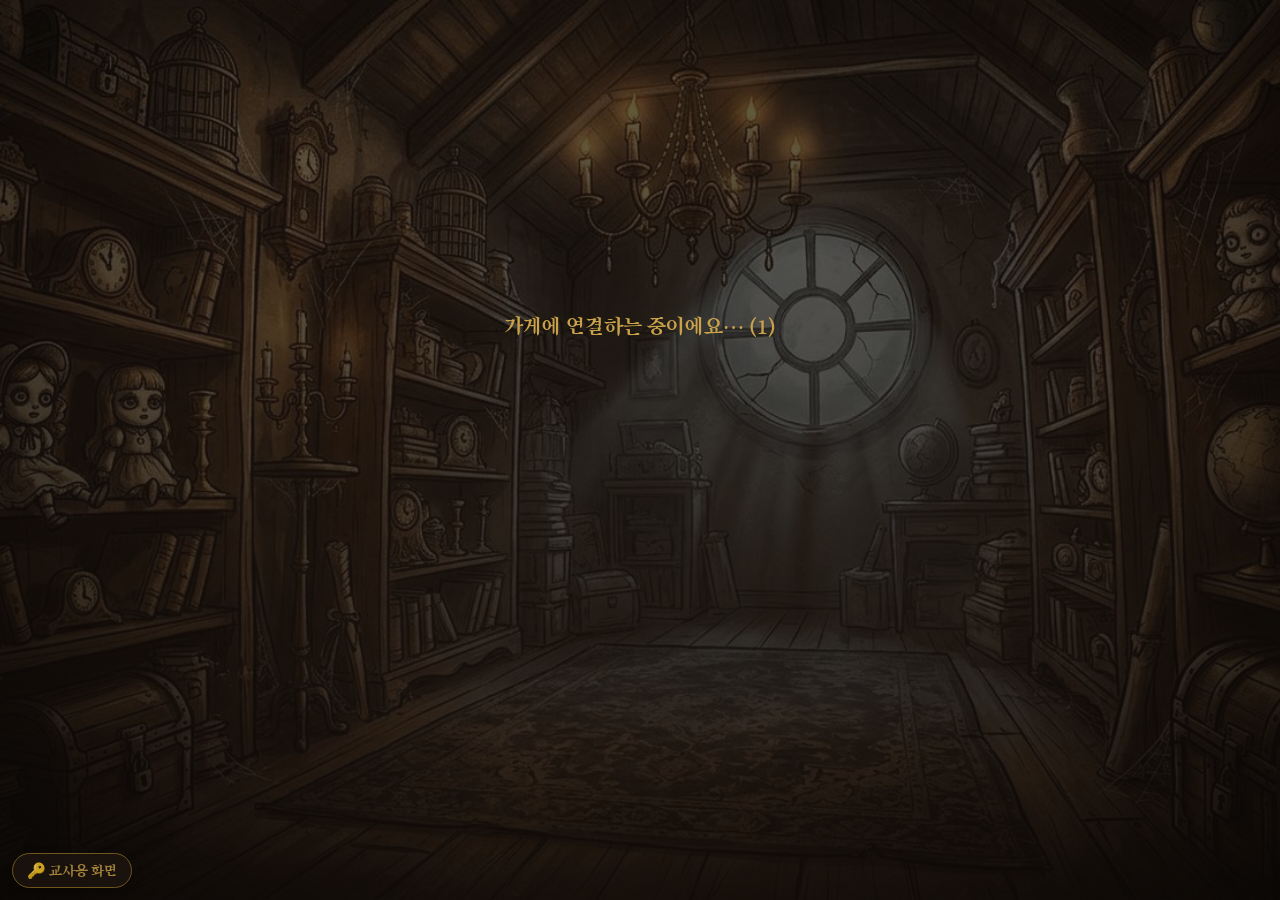
<file: midnight/index.html>
<!doctype html>
<html lang="ko">
<head>
<meta charset="utf-8">
<meta name="viewport" content="width=device-width,initial-scale=1,viewport-fit=cover">
<title>자정의 골동품 가게</title>
<link rel="preconnect" href="https://fonts.googleapis.com">
<link rel="stylesheet" href="https://fonts.googleapis.com/css2?family=Song+Myung&family=Gowun+Batang:wght@400;700&family=IM+Fell+English:ital@0;1&display=swap">
<style>:root{color-scheme:dark}body{margin:0;font:14px system-ui,sans-serif}img{max-width:100%}[hidden]{display:none!important}</style>
<link rel="stylesheet" href="style.css">
<link rel="stylesheet" href="group.css">
</head>
<body>
<div class="wrap" id="app"><p class="loading">가게 문을 찾는 중이에요…</p></div>
<div class="toasts" id="toasts" aria-live="polite"></div>
<a class="quicklink" href="teacher.html" target="_blank" rel="noopener">🔑 교사용 화면</a>
<script src="common.js"></script>
<script>
/* =====================================================================
 *  학생 화면 — 모둠을 고르고 각자 풀어요. 상자에서 나온 점수는 모둠 점수로 합산돼요.
 * ===================================================================== */
const app = document.getElementById('app');
const LS_ME = 'midnight-group.me';
let G = null;          // 서버 상태(모둠 수, 이름, 점수, 문 열림 등)
let SET = null;        // 오늘의 문제 세트
let S = null;          // 이 학생의 진행 상태
let deltas = {};       // 점수 바뀐 모둠 → 변화량 (애니메이션)
let lastFeedT = 0, joinMsg = '', busy = false;
const draft = { group: null, name: '' };

function saveMe() { if (S) lsSet(LS_ME, JSON.stringify(S)); }
function loadMe() { try { return JSON.parse(lsGet(LS_ME) || 'null'); } catch (e) { return null; } }

/* ---------- 문제 세트 ---------- */
async function loadSet() {
  if (!G || G.setId === 'default') { SET = DEFAULT_SET; return; }
  const key = 'midnight-group.set';
  try { const c = JSON.parse(lsGet(key) || 'null'); if (c && c.id === G.setId && c.ver === G.setVer) { SET = c; return; } } catch (e) {}
  try { const r = await api({ action: 'set' }, 3); if (r && r.set) { SET = r.set; lsSet(key, JSON.stringify(r.set)); return; } } catch (e) {}
  SET = DEFAULT_SET;
}
const pas = k => (SET.passages || []).find(x => x.id === k);
function Q() {   /* 같은 문제가 다시 나와도 보기 순서를 섞어서 새 문제처럼 */
  ensureOrder();
  let q;
  if (S.order[S.qi] < 0) {   /* 변형 문제: 한 번 만들면 저장해 두어 새로 고침해도 그대로 */
    S.vq = S.vq || {};
    if (!S.vq[S.qi]) { S.vq[S.qi] = VAR.make(); for (const k in S.vq) if (+k < S.qi - 2) delete S.vq[k]; }
    q = S.vq[S.qi];
  } else q = SET.questions[S.order[S.qi]];
  if (!q) return q;
  S.perm = S.perm || {};
  let p = S.perm[S.qi];
  if (!Array.isArray(p) || p.length !== q.c.length) { p = S.perm[S.qi] = shuffle(q.c.map((_, k) => k)); for (const k in S.perm) if (+k < S.qi - 2) delete S.perm[k]; }
  return Object.assign({}, q, { c: p.map(k => q.c[k]), a: p.indexOf(q.a) });
}
const total = () => SET ? SET.questions.length : 0;
const endless = () => true;   /* 끝없이: 다 풀면 섞어서 다시 나와요 (선생님이 자정을 누를 때까지) */
const limit = () => endless() ? Infinity : Math.min(G.limit, total());
function ensureOrder() {   /* 남은 문제가 없으면 한 바퀴 더 섞어 붙이기 (방금 푼 문제가 바로 또 나오지 않게) */
  if (!S || !SET) return;
  while (S.qi >= S.order.length) {
    let more = shuffle(SET.questions.map((_, k) => k));
    /* 두 바퀴째부터: 교과서 문제 절반 + 새로 만든 변형 문제(-1) 절반 (기본 세트일 때) */
    if (SET.id === 'default' && typeof VAR !== 'undefined') { const half = Math.ceil(more.length / 2); more = shuffle(more.slice(0, half).concat(Array(more.length - half).fill(-1))); }
    if (more.length > 1 && more[0] >= 0 && more[0] === S.order[S.order.length - 1]) more.push(more.shift());
    S.order = S.order.concat(more);
  }
}

/* ---------- 타이머 (선생님이 정한 시간이 다 되면 자정) ---------- */
let skew = 0;
const tLeft = () => { const e = Timer.end(G); return e ? e - (Date.now() + skew) : null; };
const timeUp = () => G && G.open === 'open' && tLeft() != null && tLeft() <= 0;
function tProg() { const l = tLeft(), d = Timer.dur(G); return l == null || !d ? null : 1 - l / (d * 60000); }

/* ---------- 서버 상태 반영 ---------- */
function takeState(st, quiet) {
  if (!st || !st.ok || !st.sid) return;
  const old = G;
  if (old && old.sid === st.sid) {
    st.totals.forEach((v, i) => { const d = v - (old.totals[i] || 0); if (d) deltas[i] = (deltas[i] || 0) + d; });
  }
  G = st; skew = (Number(st.now) || Date.now()) - Date.now();
  // 새 소식 (다른 친구가 우리 모둠에 영향을 준 일)
}

/* 상태가 바뀌었을 때 화면 정하기 */
function route() {
  if (!G) return;
  if (S && S.sid !== G.sid) { S = null; lsSet(LS_ME, ''); joinMsg = '선생님이 새 수업을 시작했어요. 모둠을 다시 골라 주세요.'; }
  if (S && S.group >= G.n) { S.screen = 'join'; draft.group = null; draft.name = S.name; joinMsg = '모둠 수가 바뀌었어요. 모둠을 다시 골라 주세요.'; }
  if (!S || S.screen === 'join') return;
  const before = S.screen;
  if (G.open === 'closed' || timeUp()) { S.screen = 'end'; if (S.pend && S.pend.length) S.pend = []; }
  else if (G.open === 'wait') { if (S.screen !== 'done') S.screen = 'wait'; }
  else {
    if (S.screen === 'wait' || S.screen === 'end') S.screen = S.qi >= limit() ? 'done' : 'game';
    if (S.screen === 'done' && endless()) S.screen = 'game';
    if (S.screen === 'game' && S.phase === 'q' && S.qi >= limit()) finish();
  }
  if (before !== S.screen) {
    if (S.screen === 'game' && before === 'wait') SFX.bell();
    if (S.screen === 'end') SFX.midnight();
  }
}

let polling = false, lastSig = '';
const sig = () => JSON.stringify([G && [G.sid, G.n, G.names, G.limit, G.open, G.setVer, G.totals, G.shields], S && [S.screen, S.group, S.qi, S.phase]]);
async function poll() {
  if (polling || document.hidden) return; polling = true;
  try {
    const st = await api({ action: 'state' });
    const verChanged = G && st && st.ok && (st.setVer !== G.setVer);
    takeState(st);
    if (verChanged && (!S || S.screen === 'join' || S.screen === 'wait' || (S.qi === 0 && S.phase === 'q'))) {
      await loadSet(); if (S && S.qi === 0) { S.order = shuffle(SET.questions.map((_, k) => k)); }
    }
    route();
    const now = sig();
    if (now !== lastSig && !(S && S.screen === 'join' && document.activeElement && document.activeElement.id === 'myname')) render();
  } catch (e) {}
  polling = false;
}

/* ---------- 화면 ---------- */
function header() {
  const g = S && ['game', 'done'].includes(S.screen);
  const tp = tProg();
  const prog = !S ? 0 : S.screen === 'end' ? 1 : tp != null && G.open === 'open' ? tp : S.qi / (S.qi + 25);   /* 타이머가 있으면 남은 시간대로, 없으면 천천히 자정 쪽으로 */
  return `<header class="top"><div class="brand">${clockSVG(prog)}<div><small>${esc(G && G.setTitle || DEFAULT_SET.title)}</small><h1>자정의 골동품 가게</h1></div></div>
  ${S && S.screen !== 'join' ? `<div class="toolbar">${g && S.screen === 'game' ? `<span class="chip">No. ${S.qi + 1}</span>${tLeft() != null && G.open === 'open' ? `<span class="chip tleft" id="tleft" aria-label="자정까지 남은 시간">🕛 ${Timer.fmt(tLeft())}</span>` : ''}` : ''}
    <span class="who"><span style="color:${TEAMC[S.group]}">◆</span> ${esc(G.names[S.group])} · ${esc(S.name)}</span>
    <button class="btn ghost sound" data-act="mute" aria-label="소리 켜기/끄기">${muted ? '🔇' : '🔊'}</button></div>` : ''}</header>`;
}
function board() {
  const mine = S ? S.group : -1;
  const top = Math.max(...G.totals), solo = G.totals.filter(v => v === top).length === 1;
  return `<section class="board" aria-label="모둠 점수" style="--tag:url(${IMG.TAG})">${G.totals.map((s, i) => `
   <div class="team ${i === mine ? 'on mine' : ''} ${deltas[i] ? 'bump' : ''}" style="--tilt:${[-1.2, .8, -.5, 1.1, -.9, .6, -.7, 1][i]}deg">
    <span class="nm"><span style="color:${TEAMC[i]}">◆</span>${esc(G.names[i])}${G.shields[i] ? `<span class="sh" title="보호 부적">🧿${G.shields[i] > 1 ? '×' + G.shields[i] : ''}</span>` : ''}${s === top && top > 0 && solo ? '<span class="crownmark" title="1등">👑</span>' : ''}</span>
    <span class="sc"><span data-sc data-to="${s}" data-from="${deltas[i] ? s - deltas[i] : s}">${deltas[i] ? s - deltas[i] : s}</span><small>점</small></span>
    ${deltas[i] ? `<span class="delta ${deltas[i] > 0 ? 'up' : 'down'}">${deltas[i] > 0 ? '+' : ''}${deltas[i]}</span>` : ''}
   </div>`).join('')}</section>`;
}
function feedLine() {
  const f = (G.feed || []).slice(0, 3);
  if (!f.length) return '';
  return `<section class="rumor" aria-label="가게 소식"><span class="rlab">가게 소식</span>${f.map(x => `<span class="ritem"><span style="color:${TEAMC[x.g] || 'var(--brass)'}">◆</span> ${esc(x.who)} · ${esc(x.msg)}</span>`).join('')}</section>`;
}

function joinScreen() {
  const can = draft.group != null && draft.name.trim();
  return `${header()}<section class="setup">
   <div class="hero" role="img" aria-label="안개 낀 골목 끝의 골동품 가게" style="background-image:url(${IMG.DOOR})"></div>
   <div class="intro"><img src="${IMG.GRANDPA}" alt="열쇠를 건네주시는 할아버지"><p class="story">이번 주말에 놀러 오신 할아버지가 낡은 열쇠 하나를 건네주셨어요. 열쇠 고리에는 <em>“Open it at midnight.”</em>라고 적혀 있어요. 열쇠가 맞는 곳은 골목 끝의 오래된 골동품 가게. 시계가 자정을 치기 전에 주인 할머니의 질문에 답하면 봉인된 상자를 열 수 있어요. 오늘은 <em>모둠 친구들이 각자</em> 가게에 들어가요. 내가 연 상자의 점수는 <em>우리 모둠 점수</em>로 모여요!</p></div>
   ${joinMsg ? `<p class="tnote">${esc(joinMsg)}</p>` : ''}
   ${G.open === 'closed' ? `<p class="tnote">지금은 자정이 지나 가게 문이 닫혀 있어요. 선생님이 문을 다시 열면 들어갈 수 있어요.</p>` : ''}
   <div class="step"><span class="lab"><span class="num">1</span>우리 모둠을 골라요</span>
    <div class="gpick" role="group" aria-label="모둠 고르기">${G.names.map((n, i) => `<button data-act="g" data-i="${i}" aria-pressed="${draft.group === i}" style="--gc:${TEAMC[i]}"><span class="gdot"></span>${esc(n)}</button>`).join('')}</div></div>
   <div class="step"><span class="lab"><span class="num">2</span>번호와 이름을 써요</span>
    <input id="myname" class="nameinput" value="${esc(draft.name)}" maxlength="14" placeholder="예: 7 김하늘" autocomplete="off"></div>
   <details class="catwrap"><summary>가게에 잠든 물건들 보기</summary>
    <div class="catalog">${ITEMS.map(x => `<div class="cat ${x.kind}"><img src="${IMG[x.id]}" alt="" loading="lazy"><span><b>${x.name}</b>${x.fx}</span></div>`).join('')}</div></details>
   <div class="keyrow"><div class="keyimg"><img src="${IMG.KEY}" alt="꼬리표가 달린 낡은 열쇠"><span>Open it<br>at midnight.</span></div>
    <button class="btn" data-act="join" ${can && !busy && G.open !== 'closed' ? '' : 'disabled'}>${busy ? '문을 여는 중…' : '열쇠로 문 열기'}</button></div>
  </section>`;
}
function waitScreen() {
  return `${header()}${board()}<section class="shelf waitcard"><img class="waitimg" src="${IMG.DOOR}" alt="">
   <h2>가게 문이 아직 잠겨 있어요</h2><p>${esc(G.names[S.group])} 친구들이 모이고 있어요. 선생님이 문을 열면 바로 시작돼요.</p>
   <p class="rulemini">질문에 답하기 → 맞히면 상자 열기 → 상자 점수는 <b>우리 모둠 점수</b>에 더해져요. 다른 모둠이 보낸 저주가 날아올 수도 있으니 조심!</p>
   ${S.qi === 0 ? `<button class="btn ghost" data-act="regroup">모둠 다시 고르기</button>` : ''}
   ${voiceRow()}</section>`;
}
function passageHTML(k) {
  const p = pas(k); if (!p) return '';
  return `<div class="passage"><h3>${esc(p.title)}</h3>${p.lines.map(l => `<p>${esc(l)}</p>`).join('')}<button class="speak" data-act="speak" data-p="${k}">🔊 들려주기</button></div>`;
}
function keeperLine() {
  const n = esc(S.name.replace(/^\d+\s*(번)?\s*/, '') || S.name);
  if (S.phase === 'right') return ['호호, 맞았구나! 선반의 상자 하나를 열어 보렴.', '제법인걸? 봉인을 뜯을 자격이 있구나.', '옳지! 상자들이 너를 기다리고 있단다.'][S.qi % 3];
  if (S.phase === 'wrong') return ['어머나, 아쉽구나. 시계가 또 한 칸 움직였어.', '쯧쯧, 정답은 장부에 적어 두었단다.', '이런, 상자는 다음 기회에 열어야겠구나.'][S.qi % 3];
  return [`자, ${n}. 내 장부의 질문에 답해 보렴.`, `${n}, 이번 질문은 조금 까다롭단다.`, `어디 보자… ${n}, 이 문제를 풀 수 있겠니?`][S.qi % 3];
}
function ledger() {
  const q = Q(), shown = S.phase !== 'q';
  const en = q.en ? `<span class="en">${esc(q.en).replace(/_{2,}/g, '<span class="blank">?</span>').replace(/\n/g, '<br>')}${/[a-z]/i.test(q.en) && !/[가-힣]/.test(q.en) ? ` <button class="speak mini" data-act="say" aria-label="영어 문장 듣기">🔊</button>` : ''}</span>` : '';
  const ch = q.c.map((c, i) => {
    let cls = 'choice' + (isKr(q) ? ' kr' : ''); if (shown) { if (i === q.a) cls += ' right'; else if (i === S.picked) cls += ' wrong'; }
    return `<button class="${cls}" data-act="ans" data-i="${i}" ${shown ? 'disabled' : ''}><span class="k">${i + 1}</span>${esc(c)}</button>`;
  }).join('');
  let v = '';
  if (S.phase === 'right') v = `<div class="verdict ok"><span>정답이에요. 선반의 상자를 열 수 있어요.</span><button class="btn" data-act="tobox">상자 앞으로</button></div>`;
  if (S.phase === 'wrong') v = `<div class="verdict no"><span>시계가 한 칸 움직였어요. 정답은 ${q.a + 1}번.<small>${esc(q.c[q.a])}</small></span><button class="btn" data-act="next">${S.qi + 1 >= limit() ? '마지막 질문 끝!' : '다음 질문'}</button></div>`;
  const kimg = (S.phase === 'right' && IMG.KEEPER_OK) || (S.phase === 'wrong' && IMG.KEEPER_NO) || IMG.KEEPER;
  return `<section class="ledger" aria-live="polite" style="--ledger:url(${IMG.LEDGER})">
   <div class="keeper ${S.phase}"><img src="${kimg}" alt="골동품 가게 주인 할머니">
    <div class="bubble"><div class="qhead"><span class="tag">${esc(q.t)}</span><span class="turn"><span style="color:${TEAMC[S.group]}">◆</span> ${esc(S.name)}</span></div>
    <p class="say">${keeperLine()}</p></div></div>
   <div class="qbody ${q.p && pas(q.p) ? '' : 'solo'}">${q.p ? passageHTML(q.p) : ''}<div><p class="qtext">${S.qi + 1}. ${esc(q.q)}${en}</p><div class="choices">${ch}</div></div></div>
   ${v}</section>`;
}
function shelf() {
  const opened = S.chosen != null; let bottom = '';
  if (S.phase === 'target') {
    const id = S.boxes[S.chosen];
    const lab = { steal: '검은 고양이가 어느 모둠의 점수를 훔쳐 올까요?', ghost: '유령이 우리 모둠 10점을 들고 어느 모둠에 갈까요?', pass: '저주를 어느 모둠에 넘길까요?' }[id];
    bottom = `<p class="result">${lab}</p><div class="targets">${G.totals.map((_, i) => i).filter(i => i !== S.group).map(i => `<button data-act="target" data-i="${i}"><span style="color:${TEAMC[i]}">◆</span> ${esc(G.names[i])} · ${G.totals[i]}점${G.shields[i] ? ' 🧿' : ''}</button>`).join('')}</div>`;
  } else if (S.phase === 'opening') {
    bottom = S.err ? `<p class="result">${esc(S.err)}</p><button class="btn" data-act="retry">다시 열기</button>` : `<p class="result opening">봉인이 풀리는 중이에요…</p>`;
  } else if (opened) {
    bottom = `<p class="result">${S.msg ? esc(S.msg) : '<span class="opening">모둠 점수판에 반영하는 중이에요…</span>'}<span class="en">“${esc(item(S.boxes[S.chosen]).en)}”</span></p><button class="btn" data-act="next">${S.qi + 1 >= limit() ? '마지막 질문 끝!' : '다음 질문'}</button>`;
  } else bottom = `<p>마음에 드는 상자를 하나 눌러 보세요.</p>`;
  return `<section class="shelf"><h2>${esc(S.name.replace(/^\d+\s*(번)?\s*/, '') || S.name)}, 봉인을 하나 뜯어 보세요</h2>
   <div class="boxes" style="--seal:url(${IMG.SEAL})">${[0, 3].map(st => `<div class="srow" style="--shelf:url(${IMG.SHELF})"><div class="sbox">${S.boxes.slice(st, st + 3).map((id, j) => {
    const i = st + j, x = item(id), me = S.chosen === i;
    return `<button class="box ${opened ? (me ? 'pick ' + x.kind : 'dim') : ''}" data-act="box" data-i="${i}" ${opened ? 'disabled' : ''} aria-label="${i + 1}번 상자">
     <span class="bimg"><img class="c" src="${IMG[BOXIMG[i]]}" alt=""><img class="o" src="${IMG[x.id === 'zero' ? 'zero' : x.kind === 'b' ? 'openB' : 'openG']}" alt=""></span>
     <span class="tagn">${i + 1}</span>
     ${me ? '' : `<span class="mini ${x.kind}"><img src="${IMG[x.id]}" alt=""><b>${x.name}</b>${x.fx}</span>`}</button>`;
  }).join('')}</div></div>`).join('')}</div>
   ${opened ? reveal(bottom) : bottom}</section>`;
}
function reveal(bottom) {
  const x = item(S.boxes[S.chosen]);
  return `<div class="reveal"><img src="${IMG[x.id]}" alt="${x.name}"><div>
   <span class="kind ${x.kind}">${{ g: '축복', b: '저주', n: '운명' }[x.kind]}</span><h3>${x.name}</h3><p class="fx">${x.fx}</p>${bottom}</div></div>`;
}
function myStats() {
  return `<div class="mystats"><div><span>맞힌 질문</span><b>${S.right} / ${limit()}</b></div><div><span>우리 모둠에 보탠 점수</span><b>${S.myPts > 0 ? '+' : ''}${S.myPts}</b></div><div><span>연 상자</span><b>${S.opened}</b></div></div>`;
}
function doneScreen() {
  return `${header()}${board()}<section class="shelf waitcard"><img class="waitimg" src="${IMG.KEY}" alt="">
   <h2>모든 질문에 답했어요!</h2><p>시계가 자정을 칠 때까지 모둠 점수판을 지켜보세요.</p>${myStats()}</section>`;
}
function endScreen() {
  const r = G.totals.map((s, i) => ({ s, i })).sort((a, b) => b.s - a.s), top = r[0].s, solo = r.length < 2 || r[1].s !== top;
  return `${header()}<section class="shelf end" style="--endimg:url(${IMG.END})"><div class="endclock">${clockSVG(1, 150)}</div><h2>댕… 댕… 자정이 되었어요</h2><p>가게 문이 닫히고, 오늘의 주인공 모둠이 정해졌어요.</p>
   <div class="podium">${r.map((x, k) => `<div class="rank ${k === 0 && solo ? 'first' : ''} ${x.i === S.group ? 'meg' : ''}"><span>${k + 1}위 · ${esc(G.names[x.i])}${x.i === S.group ? ' (우리 모둠)' : ''}</span><span class="pts">${x.s}점</span></div>`).join('')}</div>
   ${myStats()}</section>`;
}
function render() {
  if (!G) return;
  if (!S || S.screen === 'join') app.innerHTML = joinScreen();
  else if (S.screen === 'wait') app.innerHTML = waitScreen();
  else if (S.screen === 'done') app.innerHTML = doneScreen();
  else if (S.screen === 'end') app.innerHTML = endScreen();
  else app.innerHTML = header() + board() + (['box', 'target', 'opening', 'opened'].includes(S.phase) ? shelf() : ledger());
  countUp(app);
  deltas = {};
  lastSig = sig();
  saveMe();
}
window.onVoices = () => { if (S && S.screen === 'wait') render(); };

/* ---------- 알림 ---------- */
function toast(html, kind) {
  const box = document.getElementById('toasts'), el = document.createElement('div');
  el.className = 'toast ' + (kind || ''); el.innerHTML = html; box.appendChild(el);
  if (kind === 'down') SFX.bad(); else if (kind === 'up') SFX.saved();
  setTimeout(() => { el.classList.add('out'); setTimeout(() => el.remove(), 600); }, 5200);
  while (box.children.length > 3) box.firstChild.remove();
}

/* ---------- 동작 ---------- */
/* 입장은 기다리지 않고 바로 들어가요. 서버 기록은 뒤에서 보냄 */
async function join() {
  if (busy || draft.group == null || !draft.name.trim() || G.open === 'closed') return;
  busy = true;
  if (!SET) { render(); await loadSet(); }
  const id = (S && S.id) || uid();
  const keep = S && S.sid === G.sid && S.id === id ? S : null;
  S = keep || { sid: G.sid, id, order: shuffle(SET.questions.map((_, k) => k)), qi: 0, phase: 'q', picked: null, boxes: [], chosen: null, target: null, msg: '', myPts: 0, right: 0, opened: 0 };
  S.group = draft.group; S.name = draft.name.trim(); S.screen = 'wait'; joinMsg = '';
  SendQueue.push({ action: 'join', sid: G.sid, id, group: S.group, name: S.name });
  SFX.pick(); route();
  busy = false; lastSig = ''; render();
}
function finish() { S.screen = 'done'; SendQueue.push({ action: 'finish', sid: S.sid, id: S.id }); SFX.good(); }
/* 상자는 누르는 즉시 열어서 보여 주고, 점수 반영은 뒤에서 서버로 보냄 (기다리지 않게) */
function openBox() {
  if (G && G.open !== 'open') { route(); render(); return; }
  const job = { eid: S.eid || uid(), item: S.boxes[S.chosen], target: S.target, myPts: S.myPts };
  S.eid = null; S.err = ''; S.msg = ''; S.cur = job.eid; S.opened++; S.phase = 'opened';
  S.pend = (S.pend || []).concat(job);
  const k = item(job.item).kind; setTimeout(() => SFX[k === 'g' ? 'good' : k === 'b' ? 'bad' : 'fate'](), 250);
  saveMe(); render(); sendBoxes();
}
let boxBusy = false;
async function sendBoxes() {
  if (boxBusy || !S) return; boxBusy = true;
  while (S && S.pend && S.pend.length) {
    const j = S.pend[0]; let r = null;
    try { r = await api({ action: 'box', sid: S.sid, id: S.id, group: S.group, name: S.name, item: j.item, target: j.target, myPts: j.myPts, eid: j.eid }, 2); } catch (e) {}
    if (!r) { boxBusy = false; setTimeout(sendBoxes, 3000); return; }
    S.pend.shift();
    if (!r.ok) { if (r.error === 'sid' || r.error === 'closed') { S.pend = []; if (r.state) takeState(r.state); } saveMe(); route(); render(); continue; }
    takeState(r, true);
    S.myPts += r.mine || 0;
    if (S.cur === j.eid && S.phase === 'opened') S.msg = r.msg;
    else toast(`내가 연 상자: ${esc(r.msg)}`, (r.mine || 0) < 0 ? 'down' : 'up');
    saveMe(); route(); render();
  }
  boxBusy = false;
}
function nextQ() {
  S.qi++; ensureOrder(); S.phase = 'q'; S.picked = null; S.chosen = null; S.boxes = []; S.msg = ''; S.target = null;
  if (S.qi >= limit()) finish(); else SFX.tick();
  route();
}

app.addEventListener('input', e => { if (e.target.id === 'myname') { draft.name = e.target.value; const b = app.querySelector('[data-act=join]'); if (b) b.disabled = !(draft.group != null && draft.name.trim() && G.open !== 'closed'); } });
app.addEventListener('change', e => { const t = e.target; if (t.dataset.voice != null) { lsSet(LS_VOICE, t.value); sayLines(["Hello! I'm going to read the story."]); } });
app.addEventListener('keydown', e => { if (e.target.id === 'myname' && e.key === 'Enter') join(); });
app.addEventListener('click', e => {
  const b = e.target.closest('[data-act]'); if (!b || b.disabled) return;
  const a = b.dataset.act, i = +b.dataset.i;
  if (a === 'vtest') { sayLines(['My family loves basketball.', "We're going to watch the game this Saturday."]); return; }
  if (a === 'say') { const q = Q(); if (q && q.en) sayLines(q.en.split('\n')); return; }
  if (a === 'speak') { const p = pas(b.dataset.p); if (p) sayLines(p.lines); return; }
  if (a === 'g') { draft.group = i; SFX.pick(); }
  else if (a === 'join') { join(); return; }
  else if (a === 'regroup') { draft.group = S.group; draft.name = S.name; S.screen = 'join'; SFX.click(); }
  else if (a === 'ans') {
    if (S.phase !== 'q') return;
    const q = Q(), ok = i === q.a;
    S.picked = i; S.phase = ok ? 'right' : 'wrong'; if (ok) S.right++;
    SFX[ok ? 'correct' : 'wrong']();
    SendQueue.push({ action: 'answer', sid: S.sid, id: S.id, group: S.group, name: S.name, qi: S.qi, qid: S.order[S.qi], qn: (q.en ? q.q + ' / ' + q.en : q.q).slice(0, 120), ans: q.c[i], ok, eid: uid() });
  }
  else if (a === 'tobox') { SFX.whoosh(); S.boxes = makeBoxes(); S.chosen = null; S.phase = 'box'; }
  else if (a === 'box') {
    if (S.chosen != null) return; S.chosen = i; SFX.open();
    if (item(S.boxes[i]).tgt && G.n > 1) S.phase = 'target'; else { S.target = null; openBox(); return; }
  }
  else if (a === 'target') { S.target = i; SFX.pick(); openBox(); return; }
  else if (a === 'retry') { openBox(); return; }
  else if (a === 'next') nextQ();
  else if (a === 'mute') { muted = !muted; if (!muted) SFX.tick(); }
  render();
});

/* ---------- 시작 ---------- */
document.documentElement.style.setProperty('--shopbg', `url(${IMG.MAIN})`);
(async function boot() {
  let st = null;
  for (let k = 0; k < 6 && !(st && st.ok); k++) {
    try { st = await api({ action: 'state' }); } catch (e) { app.innerHTML = `<p class="loading">가게에 연결하는 중이에요… (${k + 1})</p>`; await new Promise(r => setTimeout(r, 1500)); }
  }
  if (!st || !st.ok) { app.innerHTML = '<p class="loading">가게에 연결하지 못했어요. 인터넷을 확인하고 새로 고침 해 주세요.</p>'; return; }
  takeState(st);
  await loadSet();
  const me = loadMe();
  if (me && me.sid === G.sid && Array.isArray(me.order)) {
    S = me;
    if (S.order.some(k => k >= 0 && !SET.questions[k])) S.order = shuffle(SET.questions.map((_, k) => k));
    if (S.screen === 'done' && G.open === 'open' && endless()) S.screen = 'game';
    ensureOrder();
    if (S.phase === 'opening') setTimeout(openBox, 50);
    draft.group = S.group; draft.name = S.name || '';
  }
  route(); render();
  SendQueue.flush(); sendBoxes();
  setInterval(() => {   /* 1초마다 남은 시간·시계 바늘 고치기, 시간이 다 되면 자정 화면으로 */
    if (!G || !S || S.screen !== 'game') return;
    if (timeUp()) { route(); render(); return; }
    const l = tLeft(), el = document.getElementById('tleft');
    if (l != null && el) { el.textContent = '🕛 ' + Timer.fmt(l); el.classList.toggle('hurry', l < 60000); }
    const c = app.querySelector('header .clock'), tp = tProg(); if (c && tp != null) c.outerHTML = clockSVG(tp);
  }, 1000);
  setTimeout(function loop() { poll().finally(() => setTimeout(loop, 4500 + Math.random() * 1500)); }, 2000 + Math.random() * 2000);
  document.addEventListener('visibilitychange', () => { if (!document.hidden) poll(); });
})();
</script>
</body>
</html>
</file>
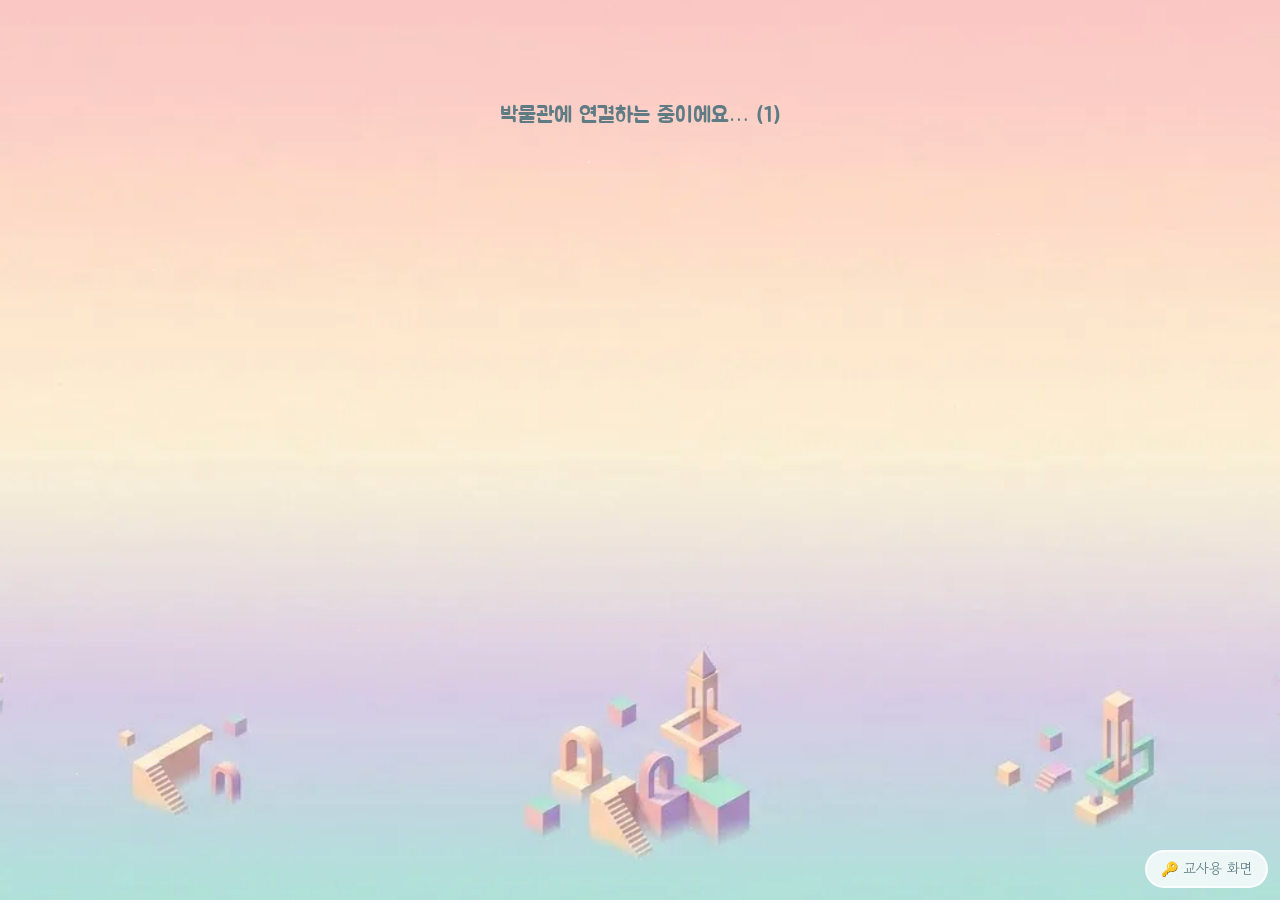
<file: museum/index.html>
<!doctype html>
<html lang="ko">
<head>
<meta charset="utf-8">
<meta name="viewport" content="width=device-width,initial-scale=1,viewport-fit=cover">
<title>보리봇의 세계 문화 박물관</title>
<link rel="icon" href="data:image/svg+xml,%3Csvg xmlns='http://www.w3.org/2000/svg' viewBox='0 0 100 100'%3E%3Crect x='10' y='14' width='80' height='70' rx='26' fill='%23f4fbf9' stroke='%2324525a' stroke-width='6'/%3E%3Crect x='22' y='28' width='56' height='42' rx='14' fill='%231d3f46'/%3E%3Crect x='35' y='40' width='8' height='14' rx='4' fill='%237ff5e3'/%3E%3Crect x='57' y='40' width='8' height='14' rx='4' fill='%237ff5e3'/%3E%3C/svg%3E">
<link rel="preconnect" href="https://fonts.googleapis.com">
<link rel="stylesheet" href="https://fonts.googleapis.com/css2?family=Jua&family=Gowun+Dodum&family=Fredoka:wght@500;600;700&display=swap">
<style>:root{color-scheme:light}body{margin:0;font:15px system-ui,sans-serif}img{max-width:100%}[hidden]{display:none!important}</style>
<link rel="stylesheet" href="style.css?v=5">
</head>
<body>
<div class="sky" aria-hidden="true"><span class="skyimg"></span><img class="cloud c1" src="img/cloud_1.webp?v=3" alt=""><img class="cloud c2" src="img/cloud_2.webp?v=3" alt=""><img class="cloud c3" src="img/cloud_1.webp?v=3" alt=""><span class="motes"></span></div>
<div class="wrap" id="app"><p class="loading">박물관 불을 켜는 중이에요…</p></div>
<div class="toasts" id="toasts" aria-live="polite"></div>
<a class="quicklink" href="teacher.html" target="_blank" rel="noopener">🔑 교사용 화면</a>
<script src="common.js?v=5"></script>
<script src="demo.js"></script>
<script>
/* =====================================================================
 *  학생 화면 — 모둠을 고르고 각자 풀어요. 캡슐에서 나온 점수는 모둠 점수로 합산돼요.
 * ===================================================================== */
const app = document.getElementById('app');
let G = null;          // 서버 상태(모둠 수, 이름, 점수, 개관 여부 등)
let SET = null;        // 오늘의 문제 세트
let S = null;          // 이 학생의 진행 상태
let deltas = {};       // 점수 바뀐 모둠 → 변화량 (애니메이션)
let lastFeedT = 0, joinMsg = '', busy = false, skew = 0, zeroPolled = false;
const leftMs = () => G && G.open === 'open' && G.endAt ? Math.max(0, G.endAt - (Date.now() + skew)) : null;
const mmss = ms => { const t = Math.ceil(ms / 1000); return `${Math.floor(t / 60)}:${String(t % 60).padStart(2, '0')}`; };
function timerBadge() { const l = leftMs(); return l == null ? '' : `<span class="tbadge ${l <= 60000 ? 'hurry' : ''}" data-timer title="남은 시간">⏱ <b>${mmss(l)}</b></span>`; }
const draft = { group: null, name: '' };

function saveMe() { if (S) lsSet('me', JSON.stringify(S)); }
function loadMe() { try { return JSON.parse(lsGet('me') || 'null'); } catch (e) { return null; } }

/* ---------- 문제 세트 ---------- */
async function loadSet() {
  if (!G || G.setId === 'default') { SET = DEFAULT_SET; return; }
  try { const c = JSON.parse(lsGet('set') || 'null'); if (c && c.id === G.setId && c.ver === G.setVer) { SET = c; return; } } catch (e) {}
  try { const r = await api({ action: 'set' }, 3); if (r && r.set) { SET = r.set; lsSet('set', JSON.stringify(r.set)); return; } } catch (e) {}
  SET = DEFAULT_SET;
}
const Q = () => SET.questions[S.order[S.qi]];
const goal = () => { const n = SET ? SET.questions.length : 0; return G && G.limit ? G.limit : n; };
/* 문제 순서: 섞어서 줄 세우고, 모자라면 다시 섞어 이어 붙임 (같은 문제가 바로 이어지지 않게) */
function extendOrder(o, need) {
  while (o.length <= need) {
    const batch = shuffle(SET.questions.map((_, k) => k));
    if (o.length && batch[0] === o[o.length - 1]) batch.push(batch.shift());
    o.push(...batch);
  }
  return o;
}
function newOrder() { return extendOrder([], 0); }
/* 틀린 문제는 몇 문제 뒤에 다시 나옴 */
function requeue() {
  const k = S.order[S.qi], at = S.qi + 4 + Math.floor(Math.random() * 4);
  extendOrder(S.order, at);
  if (S.order[at - 1] !== k && S.order[at] !== k) S.order.splice(at, 0, k);
}
function prepQ() {
  const q = Q(); S.typed = ''; S.built = [];
  S.tiles = q && q.w ? (() => { let t; do { t = shuffle(q.w.map((_, i) => i)); } while (q.w.length > 1 && t.every((v, i) => v === i)); return t; })() : null;
}

/* ---------- 서버 상태 반영 ---------- */
function takeState(st, quiet) {
  if (!st || !st.ok || !st.sid) return;
  const old = G;
  if (old && old.sid === st.sid) st.totals.forEach((v, i) => { const d = v - (old.totals[i] || 0); if (d) deltas[i] = (deltas[i] || 0) + d; });
  G = st;
  if (st.now) skew = st.now - Date.now();
  const fresh = (st.feed || []).filter(f => f.t > lastFeedT).reverse();
  if (lastFeedT && S && S.group != null) fresh.forEach(f => {
    if (f.id && f.id === S.id) return;
    const mine = (f.d || []).find(x => x[0] === S.group);
    if (mine && f.g !== S.group) toast(`${esc(G.names[f.g] || '')} ${esc(f.who)}: ${esc(f.msg)}`, mine[1] > 0 ? 'up' : 'down');
    else if (mine && f.g === S.group && !quiet) toast(`우리 모둠 ${esc(f.who)}: ${esc(f.msg)}`, mine[1] > 0 ? 'up' : 'down');
  });
  if (st.feed && st.feed.length) lastFeedT = Math.max(lastFeedT, st.feed[0].t);
  if (!lastFeedT) lastFeedT = st.now || Date.now();
}

function route() {
  if (!G) return;
  if (S && S.sid !== G.sid) { S = null; lsSet('me', ''); joinMsg = '선생님이 새 수업을 시작했어요. 모둠을 다시 골라 주세요.'; }
  if (S && S.group >= G.n) { S.screen = 'join'; draft.group = null; draft.name = S.name; joinMsg = '모둠 수가 바뀌었어요. 모둠을 다시 골라 주세요.'; }
  if (!S || S.screen === 'join') return;
  const before = S.screen;
  if (S.phase === 'q' && (before === 'done' || !Q())) {
    extendOrder(S.order, S.qi);
    prepQ();
  }
  if (G.open === 'closed') { if (!['opening', 'target'].includes(S.phase) && !BoxQueue.load().length) S.screen = 'end'; }
  else S.screen = G.open === 'wait' ? 'wait' : 'game';
  if (before !== S.screen) {
    if (S.screen === 'game' && before === 'wait') SFX.bell();
    if (S.screen === 'end') SFX.finale();
  }
  if (S.screen === 'end') BGM.play('bgm_opening', .4);
  else if (['wait', 'game'].includes(S.screen)) BGM.play('bgm_dream_loop', .3);
}

async function poll() {
  try {
    const st = await api({ action: 'state' });
    const verChanged = G && st && st.ok && (st.setVer !== G.setVer);
    takeState(st);
    if (verChanged && (!S || S.screen === 'join' || S.screen === 'wait' || (S.qi === 0 && S.phase === 'q'))) {
      await loadSet(); if (S && S.qi === 0) { S.order = newOrder(); prepQ(); }
    }
    route();
    const ae = document.activeElement;
    const typing = ae && (ae.id === 'myname' || ae.id === 'typed');
    if (!typing) render();
  } catch (e) {}
}

/* ---------- 화면 조각 ---------- */
const shortName = () => esc(S.name.replace(/^\d+\s*(번)?\s*/, '') || S.name);
function header() {
  const g = S && S.screen === 'game';
  const prog = !S ? 0 : S.screen === 'end' ? 1 : Math.min(S.qi / Math.max(goal(), 1), 1);
  return `<header class="top"><div class="brand"><span class="logo">${boriSVG(S && S.phase === 'wrong' ? 'oops' : S && S.phase === 'right' ? 'happy' : 'idle', 52)}</span><div><small>${esc(G && G.setTitle || DEFAULT_SET.title)}</small><h1>보리봇의 세계 문화 박물관</h1></div></div>
  ${S && S.screen !== 'join' ? `<div class="toolbar">${timerBadge()}${memoryBar(prog)}${g ? `<span class="chip">목표 ${goal()}문제</span>` : ''}
    <span class="who"><span class="dot" style="background:${TEAMC[S.group]}"></span>${esc(G.names[S.group])} · ${esc(S.name)}</span>
    <button class="iconbtn" data-act="music" aria-label="배경 음악 켜기/끄기" aria-pressed="${BGM.on}" title="배경 음악">${BGM.on ? '🎵' : '<s>🎵</s>'}</button>
    <button class="iconbtn" data-act="mute" aria-label="모든 소리 켜기/끄기" title="모든 소리">${muted ? '🔇' : '🔊'}</button></div>` : ''}</header>`;
}
function board() {
  const mine = S ? S.group : -1, top = Math.max(...G.totals);
  return `<section class="board" aria-label="모둠 점수">${G.totals.map((s, i) => `
   <div class="team ${i === mine ? 'mine' : ''} ${deltas[i] ? 'bump' : ''}" style="--gc:${TEAMC[i]}">
    <span class="nm">${esc(G.names[i])}${G.shields[i] ? `<span class="sh" title="우산 논라">☂️${G.shields[i] > 1 ? '×' + G.shields[i] : ''}</span>` : ''}${s === top && top > 0 ? '<span class="crownmark" title="1등">🏆</span>' : ''}</span>
    <span class="sc"><span data-sc data-to="${s}" data-from="${deltas[i] ? s - deltas[i] : s}">${deltas[i] ? s - deltas[i] : s}</span><small>점</small></span>
    ${deltas[i] ? `<span class="delta ${deltas[i] > 0 ? 'up' : 'down'}">${deltas[i] > 0 ? '+' : ''}${deltas[i]}</span>` : ''}
   </div>`).join('')}</section>`;
}
function feedLine() {
  const f = (G.feed || []).slice(0, 3);
  if (!f.length) return '';
  return `<section class="news" aria-label="박물관 소식"><span class="nlab">📢 박물관 소식</span>${f.map(x => `<span class="nitem"><span class="dot" style="background:${TEAMC[x.g] || '#999'}"></span>${esc(x.who)} · ${esc(x.msg)}</span>`).join('')}</section>`;
}
function heroArt() {
  return `<div class="hero" aria-hidden="true"><img class="heroimg" src="${IMG('hero_museum')}" alt="">
   <img class="hcloud h1" src="${IMG('cloud_2')}" alt=""><img class="hcloud h2" src="${IMG('cloud_1')}" alt="">
   <div class="herobori">${boriSVG('sleep', 110)}</div></div>`;
}
function joinScreen() {
  const can = draft.group != null && draft.name.trim();
  return `${header()}<section class="card setup">
   ${heroArt()}
   <div class="intro"><p class="story">내일은 <em>세계 문화 박물관</em>이 문을 여는 날! 그런데 어젯밤 정전으로 도우미 로봇 <em>보리</em>의 기억이 몽땅 지워졌어요. 보리는 전시품을 볼 때마다 이렇게 물어요. <em class="en">“Do you know anything about …?”</em> 보리의 질문에 답해 기억을 되찾아 주세요. 정답을 맞히면 보리가 <em>기념품 캡슐 머신</em>을 돌려 줘요. 오늘은 모둠 친구들이 <em>각자</em> 풀고, 캡슐 점수는 <em>우리 모둠 점수</em>로 모여요!</p></div>
   ${joinMsg ? `<p class="tnote">${esc(joinMsg)}</p>` : ''}
   ${G.open === 'closed' ? `<p class="tnote">지금은 박물관이 문을 닫았어요. 선생님이 다시 열면 들어갈 수 있어요.</p>` : ''}
   <div class="step"><span class="lab"><span class="num">1</span>우리 모둠을 골라요</span>
    <div class="gpick" role="group" aria-label="모둠 고르기">${G.names.map((n, i) => `<button data-act="g" data-i="${i}" aria-pressed="${draft.group === i}" style="--gc:${TEAMC[i]}"><span class="dot"></span>${esc(n)}</button>`).join('')}</div></div>
   <div class="step"><span class="lab"><span class="num">2</span>번호와 이름을 써요</span>
    <input id="myname" class="nameinput" value="${esc(draft.name)}" maxlength="14" placeholder="예: 7 김하늘" autocomplete="off"></div>
   <details class="catwrap"><summary>캡슐 머신 속 기념품 보기</summary>
    <div class="catalog">${ITEMS.map(x => `<div class="cat ${x.kind}">${itemArt(x)}<span><b>${x.name}</b>${x.fx}</span></div>`).join('')}</div></details>
   <div class="gorow"><button class="btn big" data-act="join" ${can && !busy && G.open !== 'closed' ? '' : 'disabled'}>${busy ? '보리를 깨우는 중…' : '🔌 보리 깨우러 가기'}</button></div>
  </section>`;
}
function rulesMini() {
  return `<ol class="rules"><li><b>보리의 질문</b>에 답해요. 고르기·낱말 쓰기·문장 만들기가 나와요.</li><li>맞히면 <b>캡슐 하나</b>를 골라 열어요. 점수는 <b>우리 모둠</b>에 더해져요.</li><li>틀린 문제는 몇 문제 뒤에 <b>다시</b> 나와요. 그때 꼭 맞혀요!</li></ol>`;
}
function waitScreen() {
  return `${header()}${board()}<section class="card waitcard"><img class="waitimg" src="${IMG('wait_charging')}" alt="충전 중인 보리">
   <h2>보리가 아직 충전 중이에요</h2><p>${esc(G.names[S.group])} 친구들이 모이고 있어요. 선생님이 박물관 문을 열면 바로 시작돼요.</p>
   ${rulesMini()}
   ${S.qi === 0 ? `<button class="btn ghost" data-act="regroup">모둠 다시 고르기</button>` : ''}
   ${voiceRow()}</section>`;
}
function boriLine() {
  const n = shortName(), k = S.qi % 3;
  if (S.phase === 'right') return ['삐빅! 기억이 돌아왔어요. 고마워요!', '정답! 기억 칩이 반짝반짝해요.', '와, 정말 똑똑해요! 캡슐 머신을 돌려 줄게요.'][k];
  if (S.phase === 'wrong') return ['삐… 아직 흐릿해요. 정답을 같이 볼까요?', '앗, 다시 헷갈려요. 이 문제는 조금 뒤에 다시 물어볼게요.', '괜찮아요! 다음에 다시 나오면 꼭 맞혀 줘요.'][k];
  const q = Q(), kind = qKind(q);
  if (kind === 'type') return [`${n}, 이 낱말을 써 줄 수 있어요?`, `철자가 기억나지 않아요. ${n}이(가) 써 줄래요?`, `${n}, 빈칸에 들어갈 낱말을 알려 줘요!`][k];
  if (kind === 'build') return [`낱말 카드가 뒤죽박죽이에요! ${n}, 순서대로 놓아 줄래요?`, `${n}, 문장을 다시 만들어 줘요.`, `카드를 눌러서 바른 문장을 만들어 줘요!`][k];
  if (q.img && EXHIBIT[q.img]) return [`Do you know anything about ${EXHIBIT[q.img].name}? 저는 기억이 안 나요…`, `${n}, 이 전시품에 대해 알고 있어요?`, `음… I have no idea. ${n}이(가) 도와줄래요?`][k];
  return [`${n}, 이 문제를 풀어 줄래요?`, `기억 칩 ${S.qi + 1}번을 고치는 중이에요. 도와줘요!`, `${n}, 어떤 게 맞을까요?`][k];
}
function enLine(q) {
  if (!q.en) return '';
  const html = esc(q.en).replace(/_{2,}/g, '<span class="blank">?</span>').replace(/\n/g, '<br>');
  const say = /[a-z]/i.test(q.en) && !/[가-힣]/.test(q.en) ? ` <button class="speak" data-act="say" aria-label="영어 문장 듣기">🔊</button>` : '';
  return `<p class="en">${html}${say}</p>`;
}
function answerArea(q) {
  const shown = S.phase !== 'q', kind = qKind(q);
  if (kind === 'choice') return `<div class="choices ${q.c.length === 2 ? 'two' : ''}">${q.c.map((c, i) => {
    let cls = 'choice' + (isKr(q) ? ' kr' : ''); if (shown) { if (i === q.a) cls += ' right'; else if (i === S.picked) cls += ' wrong'; }
    return `<button class="${cls}" data-act="ans" data-i="${i}" ${shown ? 'disabled' : ''}><span class="k">${i + 1}</span>${esc(c)}</button>`;
  }).join('')}</div>`;
  if (kind === 'type') {
    return `<div class="typebox ${shown ? (S.phase === 'right' ? 'ok' : 'no') : ''}"><span class="hint">힌트: <b>${esc(q.hint || '')}</b></span>
     <div class="trow"><input id="typed" value="${esc(S.typed)}" placeholder="여기에 영어로 써요" autocomplete="off" autocapitalize="off" spellcheck="false" ${shown ? 'disabled' : ''} aria-label="정답 낱말 쓰기">
     ${shown ? '' : `<button class="btn" data-act="check" ${S.typed.trim() ? '' : 'disabled'}>확인</button>`}</div></div>`;
  }
  const used = new Set(S.built);
  return `<div class="build ${shown ? (S.phase === 'right' ? 'ok' : 'no') : ''}">
    <div class="slots" aria-label="내가 만든 문장">${S.built.length ? S.built.map((ti, j) => `<button class="tile on" data-act="untile" data-j="${j}" ${shown ? 'disabled' : ''}>${esc(q.w[ti])}</button>`).join('') : '<span class="ph">아래 카드를 순서대로 눌러요</span>'}</div>
    <div class="pool">${S.tiles.map(ti => `<button class="tile" data-act="tile" data-t="${ti}" ${used.has(ti) || shown ? 'disabled' : ''}>${esc(q.w[ti])}</button>`).join('')}</div>
    ${shown ? '' : `<div class="brow"><button class="btn ghost small" data-act="clear" ${S.built.length ? '' : 'disabled'}>다시 놓기</button><button class="btn" data-act="check" ${S.built.length === q.w.length ? '' : 'disabled'}>확인</button></div>`}</div>`;
}
function gallery() {
  const q = Q(), kind = qKind(q);
  let v = '';
  if (S.phase === 'right') v = `<div class="verdict ok"><span>정답이에요! 캡슐 머신을 돌릴 수 있어요.</span><button class="btn" data-act="tobox">🎁 캡슐 머신으로</button></div>`;
  if (S.phase === 'wrong') v = `<div class="verdict no"><span>아쉬워요. 정답은 <b class="ans">${esc(qAnswer(q))}</b>${kind === 'choice' ? ` (${q.a + 1}번)` : ''}<small>이 문제는 조금 뒤에 다시 나올 수 있어요.</small></span><button class="btn" data-act="next"${G.open === 'closed' ? ' disabled' : ''}>다음 문제</button></div>`;
  const ex = q.img ? `<figure class="vitrine"><span class="spot"></span><img class="ex" src="${EXIMG(q.img)}" alt="${esc(EXHIBIT[q.img] ? EXHIBIT[q.img].kr : '')}"><img class="ped" src="${IMG('pedestal')}" alt=""><figcaption>No. ${String(S.order[S.qi] + 1).padStart(2, '0')}</figcaption></figure>` : '';
  return `<section class="gallery ${S.phase}" aria-live="polite">
   <div class="guide">${boriSVG(S.phase === 'right' ? 'happy' : S.phase === 'wrong' ? 'oops' : 'idle', 92)}
    <div class="bubble"><div class="qhead"><span class="tag">${esc(q.t || '문제')}</span><span class="turn"><span class="dot" style="background:${TEAMC[S.group]}"></span>${esc(S.name)}</span></div><p class="say">${boriLine()}</p></div></div>
   <div class="exhibit ${q.img ? '' : 'solo'}">${ex}
    <div class="placard"><p class="qtext"><span class="qn">Q${S.qi + 1}</span>${esc(q.q)}</p>${enLine(q)}${answerArea(q)}</div></div>
   ${v}</section>`;
}
function machine() {
  const opened = S.chosen != null; let bottom = '';
  if (S.phase === 'target') {
    const id = S.boxes[S.chosen];
    const lab = { steal: '부메랑을 어느 모둠으로 던질까요? 10점을 들고 돌아와요.', ghost: '로봇 청소기가 우리 10점을 어느 모둠에 가져갈까요?', pass: '고장 바이러스를 어느 모둠에 보낼까요?' }[id];
    bottom = `<p class="result">${lab}</p><div class="targets">${G.totals.map((_, i) => i).filter(i => i !== S.group).map(i => `<button data-act="target" data-i="${i}" style="--gc:${TEAMC[i]}"><span class="dot"></span>${esc(G.names[i])} · ${G.totals[i]}점${G.shields[i] ? ' ☂️' : ''}</button>`).join('')}</div>`;
  } else if (S.phase === 'opening') {
    bottom = S.err ? `<p class="result">${esc(S.err)}</p><button class="btn" data-act="retry">다시 열기</button>` : `<p class="result opening">캡슐을 여는 중이에요…</p>`;
  } else if (opened) {
    bottom = `<p class="result">${esc(S.msg)}</p><button class="btn" data-act="next"${G.open === 'closed' ? ' disabled' : ''}>다음 문제</button>`;
  } else bottom = `<p class="pickhint">마음에 드는 캡슐을 하나 눌러 보세요.</p>`;
  return `<section class="card machinecard"><h2>${shortName()}, 캡슐을 하나 골라요!</h2>
   <div class="machine"><img class="cmimg" src="${IMG('capsule_machine')}" alt="캡슐 머신"><div class="dome">${S.boxes.map((id, i) => {
    const x = item(id), me = S.chosen === i, [c1, c2] = CAPC[i];
    return `<button class="cap ${opened ? (me ? 'pick ' + x.kind : 'dim') : ''}" data-act="box" data-i="${i}" ${opened ? 'disabled' : ''} aria-label="${i + 1}번 캡슐" style="--c1:${c1};--c2:${c2};--d:${i * .12}s">
      <span class="ball"><span class="top"></span><span class="bot"></span><span class="no">${i + 1}</span></span>
      ${opened && !me ? `<span class="peek ${x.kind}">${itemArt(x)}<b>${x.name}</b></span>` : ''}</button>`;
   }).join('')}</div></div>
   ${opened ? reveal(bottom) : bottom}</section>`;
}
function reveal(bottom) {
  const x = item(S.boxes[S.chosen]);
  return `<div class="reveal ${x.kind}"><div class="rart">${itemArt(x)}</div><div>
   <span class="kind ${x.kind}">${KINDNAME[x.kind]}</span><h3>${x.name}</h3><p class="fx">${x.fx}</p><p class="enfx">“${esc(x.en)}”</p>${bottom}</div></div>`;
}
function myStats() {
  return `<div class="mystats"><div><span>맞힌 문제</span><b>${S.right} / ${S.qi + (S.phase === 'q' ? 0 : 1)}</b></div><div><span>우리 모둠에 보탠 점수</span><b>${S.myPts > 0 ? '+' : ''}${S.myPts}</b></div><div><span>연 캡슐</span><b>${S.opened}</b></div></div>`;
}
function endScreen() {
  const idx = G.totals.map((_, i) => i);
  const r = (Array.isArray(G.final) && G.final.length === idx.length ? G.final : idx.sort((a, b) => G.totals[b] - G.totals[a])).map(i => ({ s: G.totals[i], i })), top = r[0].s;
  return `${header()}<section class="card end"><div class="endart"><img class="endimg" src="${IMG('end_opening')}" alt="개관 축하 중인 하늘 박물관"><img class="flag f1" src="${IMG('flag')}" alt=""><img class="flag f2" src="${IMG('flag')}" alt=""><div class="ribbon">Grand Opening!</div><div class="endbori">${boriSVG('happy', 96)}</div></div><h2>박물관이 무사히 문을 열었어요</h2><p>보리가 모든 전시품을 소개할 수 있게 되었어요. 오늘의 최고 큐레이터 모둠은?</p>
   <div class="podium">${r.map((x, k) => `<div class="rank ${k === 0 ? 'first' : ''} ${x.i === S.group ? 'meg' : ''}" style="--gc:${TEAMC[x.i]}"><span>${k === 0 ? '🏆' : k + 1 + '위'} · ${esc(G.names[x.i])}${x.i === S.group ? ' (우리 모둠)' : ''}</span><span class="pts">${x.s}점</span></div>`).join('')}</div>
   ${(G.tie || []).length ? `<p class="tienote">⚖️ ${G.tie.map(x => `${esc(G.names[x.g])}: ${esc(G.names[x.h])}와(과) 동점이었지만 ${esc(x.why)} +${x.add}점`).join(' · ')}</p>` : ''}
   ${myStats()}</section>`;
}
function render() {
  if (!G) return;
  if (!S || S.screen === 'join') app.innerHTML = joinScreen();
  else if (S.screen === 'wait') app.innerHTML = waitScreen();
  else if (S.screen === 'end') app.innerHTML = endScreen();
  else app.innerHTML = header() + board() + feedLine() + (['box', 'target', 'opening', 'opened'].includes(S.phase) ? machine() : gallery());
  countUp(app);
  deltas = {};
  saveMe();
}
window.onVoices = () => { if (S && S.screen === 'wait') render(); };

/* ---------- 알림 ---------- */
function toast(html, kind) {
  const box = document.getElementById('toasts'), el = document.createElement('div');
  el.className = 'toast ' + (kind || ''); el.innerHTML = html; box.appendChild(el);
  if (kind === 'down') SFX.down(); else if (kind === 'up') SFX.saved();
  setTimeout(() => { el.classList.add('out'); setTimeout(() => el.remove(), 600); }, 5200);
  while (box.children.length > 3) box.firstChild.remove();
}

/* ---------- 동작 ---------- */
async function join() {
  if (busy) return; busy = true; render();
  const id = (S && S.id) || uid();
  try {
    const r = await api({ action: 'join', sid: G.sid, id, group: draft.group, name: draft.name.trim() }, 3);
    if (!r || !r.ok) { if (r && r.state) takeState(r.state); joinMsg = '들어가지 못했어요. 다시 눌러 주세요.'; busy = false; render(); return; }
    takeState(r, true);
    if (!SET) await loadSet();
    const keep = S && S.sid === G.sid && S.id === id ? S : null;
    if (!keep) { S = { sid: G.sid, id, order: [], qi: 0, phase: 'q', picked: null, boxes: [], chosen: null, target: null, msg: '', myPts: 0, right: 0, opened: 0 }; S.order = newOrder(); prepQ(); }
    S.group = draft.group; S.name = draft.name.trim(); S.screen = 'wait'; joinMsg = '';
    SFX.pick(); route();
  } catch (e) { joinMsg = '인터넷 연결을 확인하고 다시 눌러 주세요.'; }
  busy = false; render();
}
function grade(ok, ansText) {
  const q = Q();
  S.phase = ok ? 'right' : 'wrong'; if (ok) S.right++; else requeue();
  SFX[ok ? 'correct' : 'wrong']();
  SendQueue.push({ action: 'answer', sid: S.sid, id: S.id, group: S.group, name: S.name, qi: S.qi, qid: S.order[S.qi], qn: (q.en ? q.q + ' / ' + q.en.replace(/\n/g, ' ') : q.q).slice(0, 120), ans: ansText, ok, eid: uid() });
}
/* 캡슐은 누르자마자 열고, 점수 반영은 뒤에서 서버로 보냄 (서버를 기다리지 않음) */
const BoxQueue = {
  key: 'boxq', busy: false,
  load() { try { return JSON.parse(lsGet(this.key) || '[]'); } catch (e) { return []; } },
  save(q) { lsSet(this.key, JSON.stringify(q)); },
  push(p) { const q = this.load(); if (!q.some(x => x.eid === p.eid)) { q.push(p); this.save(q); } this.flush(); },
  async flush() {
    if (this.busy) return; this.busy = true;
    try {
      let q = this.load();
      while (q.length) {
        const p = q[0], r = await api(p);
        if (r && r.ok) boxDone(p, r);
        else if (!(r && (r.error === 'sid' || r.error === 'item'))) throw new Error('box');
        q = this.load(); q = q.filter(x => x.eid !== p.eid); this.save(q);
      }
    } catch (e) { setTimeout(() => this.flush(), 3000); }
    finally { this.busy = false; }
  }
};
function boxDone(p, r) {
  takeState(r, true);
  if (!S || S.id !== p.id) return;
  S.myPts += r.mine || 0;
  if (S.waitEid === p.eid && S.phase === 'opened') { S.msg = r.msg; S.waitEid = null; }
  else toast(`내 캡슐: ${esc(r.msg)}`, (r.mine || 0) >= 0 ? 'up' : 'down');
  route();
  const ae = document.activeElement;
  if (!(ae && (ae.id === 'myname' || ae.id === 'typed'))) render();
}
function openBox() {
  const id = S.boxes[S.chosen];
  const eid = S.eid || uid();
  S.eid = null; S.err = ''; S.phase = 'opened'; S.opened++; S.waitEid = eid;
  S.msg = '보리가 모둠 점수판에 적고 있어요… 바로 다음 문제로 가도 돼요!';
  const k = item(id).kind; setTimeout(() => SFX[k === 'g' ? 'good' : k === 'b' ? 'bad' : 'fate'](), 150);
  BoxQueue.push({ action: 'box', sid: S.sid, id: S.id, group: S.group, name: S.name, item: id, target: S.target, myPts: S.myPts, eid });
  render();
}
function nextQ() {
  if (G.open !== 'open') return;
  S.qi++; S.phase = 'q'; S.picked = null; S.chosen = null; S.boxes = []; S.msg = ''; S.target = null;
  extendOrder(S.order, S.qi);
  prepQ(); SFX.tick();
  route();
}
function focusTyped() { const t = document.getElementById('typed'); if (t && !t.disabled) { t.focus(); t.setSelectionRange(t.value.length, t.value.length); } }

app.addEventListener('input', e => {
  if (e.target.id === 'myname') { draft.name = e.target.value; const b = app.querySelector('[data-act=join]'); if (b) b.disabled = !(draft.group != null && draft.name.trim() && G.open !== 'closed'); }
  if (e.target.id === 'typed') { S.typed = e.target.value; const b = app.querySelector('.typebox [data-act=check]'); if (b) b.disabled = !S.typed.trim(); }
});
app.addEventListener('change', e => { const t = e.target; if (t.dataset.voice != null) { try { localStorage.setItem(LS_VOICE, t.value); } catch (er) {} sayLines(["Do you know anything about Tuho?"]); } });
app.addEventListener('keydown', e => {
  if (e.target.id === 'myname' && e.key === 'Enter') join();
  if (e.target.id === 'typed' && e.key === 'Enter' && S.typed.trim()) { const b = app.querySelector('.typebox [data-act=check]'); b && b.click(); }
});
app.addEventListener('click', e => {
  const b = e.target.closest('[data-act]'); if (!b || b.disabled) return;
  const a = b.dataset.act, i = +b.dataset.i;
  if (a === 'vtest') { sayLines(['Do you know anything about Tuho?', "Yes, I do. It's a Korean game."]); return; }
  if (a === 'say') { const q = Q(); if (q && q.en) sayLines(q.en.split('\n')); return; }
  if (a === 'g') { draft.group = i; SFX.pick(); }
  else if (a === 'join') { join(); return; }
  else if (a === 'regroup') { draft.group = S.group; draft.name = S.name; S.screen = 'join'; SFX.click(); }
  else if (a === 'ans') { if (S.phase !== 'q') return; const q = Q(); S.picked = i; grade(i === q.a, q.c[i]); }
  else if (a === 'tile') { if (S.phase !== 'q') return; S.built.push(+b.dataset.t); SFX.pick(); }
  else if (a === 'untile') { if (S.phase !== 'q') return; S.built.splice(+b.dataset.j, 1); SFX.click(); }
  else if (a === 'clear') { S.built = []; SFX.click(); }
  else if (a === 'check') {
    if (S.phase !== 'q') return; const q = Q();
    if (q.w) { const made = S.built.map(ti => q.w[ti]).join(' '); grade(made === q.w.join(' '), made); }
    else { const t = S.typed.trim(); grade(q.ans.some(x => normWord(x) === normWord(t)), t); }
  }
  else if (a === 'tobox') { SFX.whoosh(); S.boxes = makeBoxes(); S.chosen = null; S.phase = 'box'; }
  else if (a === 'box') {
    if (S.chosen != null) return; S.chosen = i; SFX.open();
    if (item(S.boxes[i]).tgt && G.n > 1) S.phase = 'target'; else { S.target = null; setTimeout(openBox, 350); render(); return; }
  }
  else if (a === 'target') { S.target = i; SFX.pick(); openBox(); return; }
  else if (a === 'retry') { openBox(); return; }
  else if (a === 'next') nextQ();
  else if (a === 'mute') { muted = !muted; if (muted) BGM.stop(); else { SFX.tick(); BGM.resume(); } }
  else if (a === 'music') { BGM.toggle(); SFX.click(); }
  render();
  if (S && S.screen === 'game' && S.phase === 'q' && qKind(Q()) === 'type') focusTyped();
});

/* ---------- 시작 ---------- */
(async function boot() {
  let st = null;
  for (let k = 0; k < 6 && !(st && st.ok); k++) {
    try { st = await api({ action: 'state' }); } catch (e) { app.innerHTML = `<p class="loading">박물관에 연결하는 중이에요… (${k + 1})</p>`; await new Promise(r => setTimeout(r, 1500)); }
  }
  if (!st || !st.ok) { app.innerHTML = '<p class="loading">박물관에 연결하지 못했어요. 인터넷을 확인하고 새로 고침 해 주세요.</p>'; return; }
  takeState(st);
  await loadSet();
  const me = loadMe();
  if (me && me.sid === G.sid && Array.isArray(me.order)) {
    S = me;
    if (S.order.some(k => !SET.questions[k])) { S.order = newOrder(); S.qi = 0; }
    if (S.phase === 'q' && !S.tiles && Q() && Q().w) prepQ();
    if (S.phase === 'opening') { S.eid = S.eid || uid(); openBox(); }
    draft.group = S.group; draft.name = S.name || '';
  }
  route(); render();
  if (DEMO) toast('연습 모드예요. 기록은 이 브라우저에만 저장돼요.', '');
  SendQueue.flush(); BoxQueue.flush();
  setInterval(poll, DEMO ? 2500 : 5000);
  setInterval(() => {
    const l = leftMs();
    if (l == null) { zeroPolled = false; return; }
    document.querySelectorAll('[data-timer]').forEach(el => { el.querySelector('b').textContent = mmss(l); el.classList.toggle('hurry', l <= 60000); });
    if (l === 0 && !zeroPolled) { zeroPolled = true; setTimeout(poll, 1500); setTimeout(() => { zeroPolled = false; }, 6000); }
  }, 500);
})();
</script>
</body>
</html>
</file>
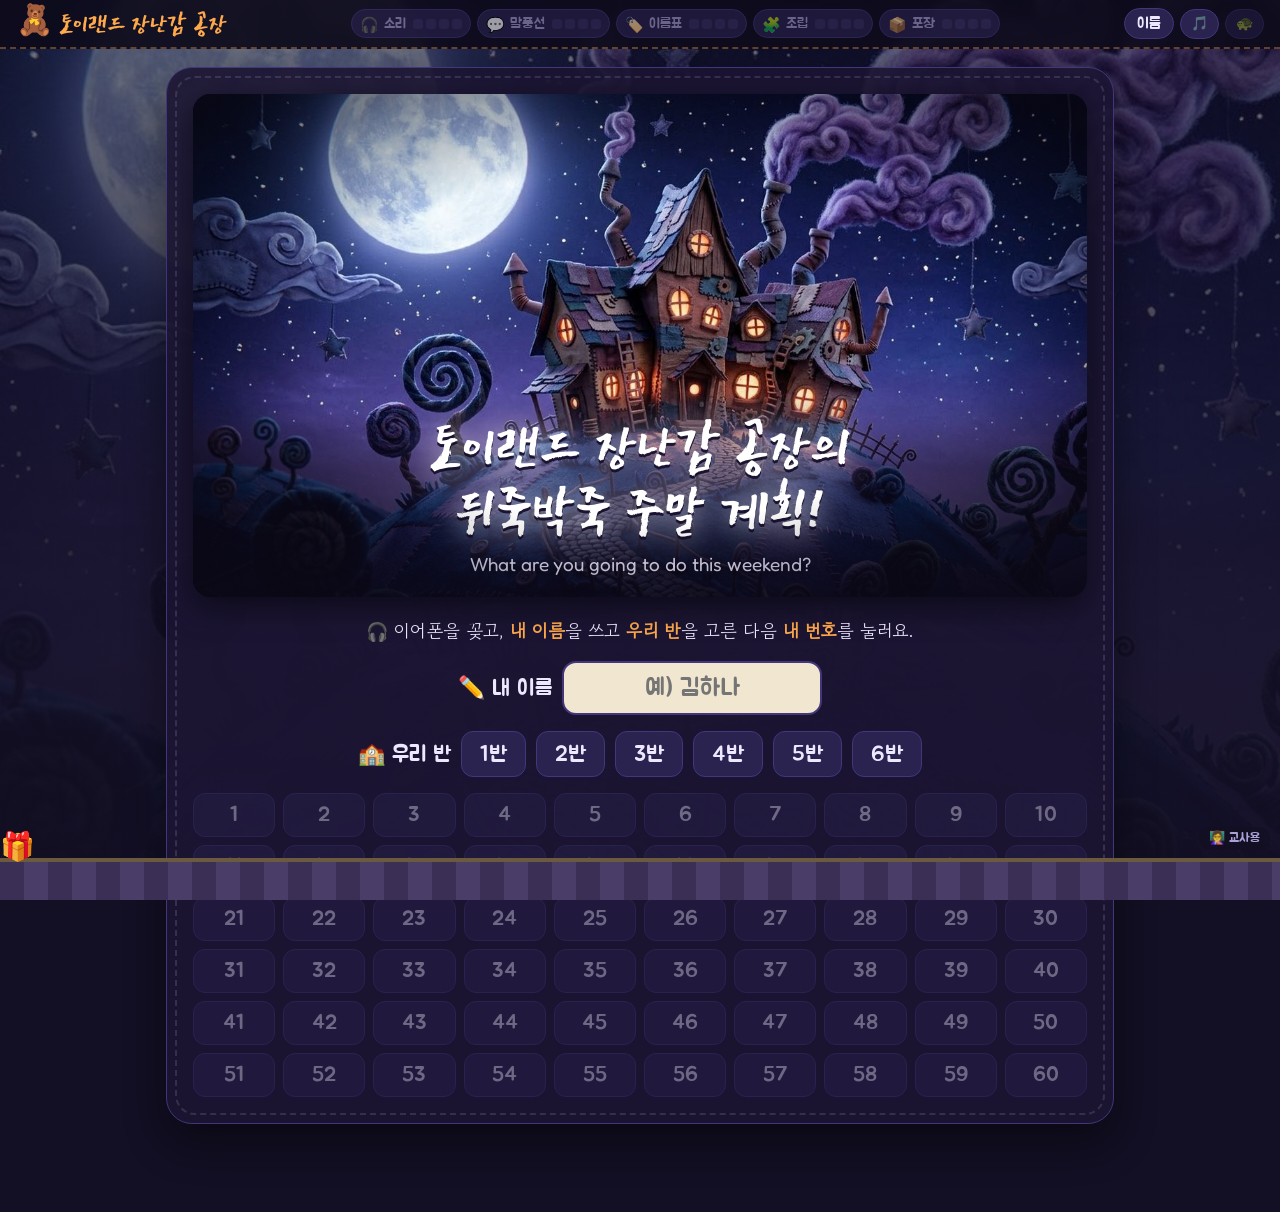
<file: toyfactory/index.html>
<!doctype html>
<html lang="ko">
<head>
<meta charset="utf-8">
<meta name="viewport" content="width=device-width, initial-scale=1">
<title>토이랜드 장난감 공장</title>
<link rel="preconnect" href="https://fonts.googleapis.com">
<link href="https://fonts.googleapis.com/css2?family=East+Sea+Dokdo&family=Jua&family=Gowun+Dodum&family=Fredoka:wght@500;600;700&family=Nanum+Pen+Script&display=swap" rel="stylesheet">
<style>
/* 달밤 장난감 공장: 어두운 남보라 바탕 + 촛불 주황 + 꿰맨 천 테두리. 장면마다 배경 그림이 뒤에 깔림 */
:root{
  --night:#130F24; --panel:rgba(28,22,52,.9); --panel2:#2A2350; --line:#41377A;
  --moon:#EEE8FF; --fog:#ABA1D4; --candle:#FFA94D; --candled:#C9661B; --moss:#86CFA0; --mossd:#3E8C5C;
  --plum:#9C7BE8; --plumd:#6A4CC0; --sky:#7FA8FF; --skyd:#4B6FD0; --red:#D9291F;
  --parch:#F1E6CF; --parch2:#E2D2B0; --ink:#2B2140;
  /* 예전 이름 (아래 규칙과 호환) */
  --paper:var(--panel); --ink2:var(--fog); --pink:var(--candle); --pinkd:var(--candled); --mint:var(--moss); --mintd:var(--mossd);
  --butter:var(--candle); --butterd:var(--candled); --grape:var(--plum); --graped:var(--plumd);
  --dokdo:'East Sea Dokdo','Jua',cursive; --jua:'Jua','Gowun Dodum',sans-serif; --en:'Fredoka','Jua',sans-serif;
  --scene:none;
  color-scheme:dark;
}
*{box-sizing:border-box;margin:0;padding:0}
html,body{min-height:100%}
body{font-family:'Gowun Dodum',sans-serif;color:var(--moon);background:var(--night);min-height:100vh;padding-bottom:70px;overflow-x:hidden}
body::after{content:'';position:fixed;inset:0;z-index:-1;background:linear-gradient(180deg,rgba(19,15,36,.55),rgba(19,15,36,.88) 60%,rgba(19,15,36,.96)),var(--scene) center/cover no-repeat;transition:background-image .6s}
button{font-family:inherit;cursor:pointer;color:inherit}
button:focus-visible,input:focus-visible{outline:3px solid var(--candle);outline-offset:2px}
.en{font-family:var(--en);font-weight:600;letter-spacing:.2px}

/* ---------- 머리줄 ---------- */
header{position:sticky;top:0;z-index:20;display:flex;align-items:center;gap:12px;flex-wrap:wrap;padding:8px 16px;
  background:rgba(14,11,28,.92);backdrop-filter:blur(6px);border-bottom:2px dashed rgba(255,169,77,.35)}
.brand{font-family:var(--dokdo);font-size:30px;color:var(--candle);white-space:nowrap;line-height:1}
.belt{flex:1;display:flex;gap:6px;justify-content:center;min-width:260px;flex-wrap:wrap}
.belt .rm{display:flex;align-items:center;gap:3px;background:var(--panel2);border-radius:999px;padding:3px 8px;border:1px solid var(--line)}
.belt .rm .ic{font-size:15px}
.belt .rm .rl{font-family:var(--jua);font-size:14px;margin:0 4px 0 2px;color:var(--fog);white-space:nowrap}
.belt .rm{opacity:.6}
.belt .rm.on,.belt .rm.done{opacity:1}
.belt .rm.on .rl{color:var(--candle)}
.belt .rm.on{border-color:var(--candle)}
.belt .bx{width:10px;height:10px;border-radius:3px;background:#3A3166;flex:none}
.belt .bx.f{background:#B98A5A;box-shadow:inset 0 -3px 0 #87603A}
.belt .bx.c{background:var(--candle);box-shadow:0 0 8px var(--candle);animation:pulse 1s infinite}
@keyframes pulse{50%{transform:scale(1.25)}}
.hd-right{display:flex;gap:6px;align-items:center}
.pill{background:var(--panel2);border:1px solid var(--line);border-radius:999px;padding:5px 12px;font-family:var(--jua);font-size:15px;white-space:nowrap}
.tg{border:1px solid var(--line);background:var(--panel2);border-radius:999px;padding:5px 10px;font-family:var(--jua);font-size:14px}
.tg.off{opacity:.45}

main{max-width:980px;margin:18px auto;padding:0 16px}
.card{background:var(--panel);border-radius:26px;padding:26px;position:relative;border:1px solid var(--line);box-shadow:0 18px 40px rgba(0,0,0,.45)}
.card::before{content:'';position:absolute;inset:8px;border:2px dashed rgba(238,232,255,.13);border-radius:20px;pointer-events:none}
h1,h2,h3{font-family:var(--jua);font-weight:400}
h2{font-size:28px;margin-bottom:8px}
p{line-height:1.7;font-size:18px}
b{color:var(--candle);font-weight:700}

/* 버튼 */
.btn{border:0;border-radius:16px;padding:12px 26px;font-family:var(--jua);font-size:21px;color:#2A1606;background:var(--candle);box-shadow:0 5px 0 var(--candled);transition:transform .1s;position:relative;z-index:1}
.btn:active{transform:translateY(3px);box-shadow:0 2px 0 var(--candled)}
.btn.mint{background:var(--moss);box-shadow:0 5px 0 var(--mossd);color:#0E2A18}
.btn.sky{background:var(--sky);box-shadow:0 5px 0 var(--skyd);color:#0D1A3A}
.btn.grape{background:var(--plum);box-shadow:0 5px 0 var(--plumd);color:#fff}
.btn.ghost{background:var(--panel2);color:var(--moon);box-shadow:0 4px 0 #191433;border:1px solid var(--line);font-size:17px;padding:8px 16px}
.btn[disabled]{opacity:.35;cursor:not-allowed;transform:none}
.btn.big{font-size:24px;padding:14px 34px}
.row{display:flex;gap:12px;align-items:center;flex-wrap:wrap;position:relative;z-index:1}
.center{text-align:center}
.mt{margin-top:16px}

/* 장난감 (배경을 지운 인형) */
.toy{height:140px;min-width:54px;display:flex;align-items:flex-end;justify-content:center;position:relative;flex:none;animation:bob 2.6s ease-in-out infinite;transform-origin:50% 100%}
.toy img{height:100%;width:auto;max-width:170px;object-fit:contain;display:block;filter:drop-shadow(0 10px 8px rgba(0,0,0,.55))}
.toy::before{content:'';position:absolute;bottom:-4px;left:50%;width:70%;height:10px;transform:translateX(-50%);background:radial-gradient(ellipse,rgba(0,0,0,.45),transparent 70%)}
.toy.sm{height:46px;min-width:30px}
.toy.sm img{max-width:60px;filter:drop-shadow(0 3px 3px rgba(0,0,0,.4))}
.toy.sm::before{display:none}
.toy.lg{height:210px}
.toy.lg img{max-width:260px}
.toy .nm{position:absolute;bottom:-16px;left:50%;transform:translateX(-50%);background:var(--parch);color:var(--ink);border-radius:6px;padding:0 8px;font-family:var(--en);font-weight:600;font-size:13px;white-space:nowrap;box-shadow:0 2px 0 rgba(0,0,0,.4);z-index:1}
.toy.talk{animation:talk .4s ease-in-out infinite}
.toy.talk img{filter:drop-shadow(0 0 12px rgba(255,169,77,.95)) drop-shadow(0 10px 8px rgba(0,0,0,.5))}
@keyframes bob{50%{transform:translateY(-4px)}}
@keyframes talk{50%{transform:scale(1.07) rotate(-3deg)}}

/* 공장장 말 */
.boss{display:flex;gap:18px;align-items:flex-start;position:relative;z-index:1}
.boss .say{flex:1;background:var(--parch);color:var(--ink);border-radius:18px;padding:14px 18px;position:relative;font-size:19px;line-height:1.65;box-shadow:0 6px 0 var(--parch2)}
.boss .say b{color:#B4501A}
.boss .say:before{content:'';position:absolute;left:-16px;top:26px;border:10px solid transparent;border-right-color:var(--parch)}

/* ---------- 큰 그림 (장면) ---------- */
.shot{position:relative;border-radius:18px;overflow:hidden;aspect-ratio:16/9;max-width:100%;background:#0B0918;box-shadow:0 10px 30px rgba(0,0,0,.5);margin-bottom:18px}
.shot>img{width:100%;height:100%;object-fit:cover;display:block;animation:kb 18s ease-in-out infinite alternate}
.shot .vig{position:absolute;inset:0;background:radial-gradient(ellipse at center,transparent 50%,rgba(10,8,20,.75))}
.shot .body{position:absolute;bottom:3%;right:7%;height:90%;width:auto;animation:none;filter:drop-shadow(0 14px 14px rgba(0,0,0,.7)) drop-shadow(0 0 18px rgba(255,169,77,.25))}
.shot .over{position:absolute;left:0;right:0;bottom:0;padding:18px 22px;background:linear-gradient(transparent,rgba(10,8,20,.85))}
@keyframes kb{from{transform:scale(1)}to{transform:scale(1.07) translate(-1%,-1%)}}
.shot.shake{animation:shake .12s 6}

/* ---------- 시작 화면 ---------- */
.hero{text-align:center}
.hero.over{padding:18px 22px 22px;background:linear-gradient(transparent,rgba(12,9,26,.5) 35%,rgba(12,9,26,.85))}
/* 처음 글씨체 그대로, 흰색 + 빛이 스치며 반짝 */
.hero .ttl{position:relative;display:inline-block;font-family:var(--dokdo);font-weight:400;font-size:68px;line-height:.95;
  color:transparent;background:linear-gradient(105deg,#fff 0%,#fff 38%,#FFF6D8 45%,#ffffff 48%,#E9E2FF 52%,#fff 60%,#fff 100%);background-size:300% 100%;
  -webkit-background-clip:text;background-clip:text;animation:shine 3.6s linear infinite;
  filter:drop-shadow(0 3px 0 rgba(20,12,40,.9)) drop-shadow(0 0 14px rgba(255,255,255,.55)) drop-shadow(0 0 30px rgba(190,170,255,.45))}
@keyframes shine{from{background-position:120% 0}to{background-position:-180% 0}}
.hero .tw{position:absolute;color:#fff;font-size:18px;pointer-events:none;text-shadow:0 0 8px #fff,0 0 16px #CFC2FF;animation:twinkle 2.4s ease-in-out infinite;opacity:0}
@keyframes twinkle{0%,100%{opacity:0;transform:scale(.4) rotate(0)}50%{opacity:1;transform:scale(1.15) rotate(45deg)}}
.hero .sub{font-family:var(--en);font-size:19px;color:var(--moon);margin-top:8px;text-shadow:0 2px 6px rgba(0,0,0,.8)}
@media (prefers-reduced-motion:reduce){.hero .ttl,.hero .tw{animation:none}.hero .tw{opacity:.8}}
.namebox{display:flex;gap:10px;align-items:center;justify-content:center;flex-wrap:wrap;margin-top:16px;position:relative;z-index:1}
.namebox label{font-family:var(--jua);font-size:22px}
.namebox input{width:260px;font-family:var(--jua);font-size:24px;padding:10px 16px;border:2px solid var(--line);border-radius:14px;background:var(--parch);text-align:center;color:var(--ink)}
.namebox input:focus{outline:none;border-color:var(--candle)}
.namebox input.need{border-color:var(--red);animation:shake .3s}
@keyframes shake{25%{transform:translateX(-7px)}75%{transform:translateX(7px)}}
.nums{display:grid;grid-template-columns:repeat(10,1fr);gap:8px;margin-top:16px;position:relative;z-index:1}
.nums button{border:1px solid var(--line);background:var(--panel2);border-radius:12px;padding:8px 0;font-family:var(--jua);font-size:21px;box-shadow:0 3px 0 #191433}
.nums button:hover{border-color:var(--candle);color:var(--candle)}
.clsrow{display:flex;gap:10px;justify-content:center;flex-wrap:wrap;margin-top:16px;position:relative;z-index:1}
.clsrow .lb{font-family:var(--jua);font-size:22px;align-self:center}
.clsrow button{border:1px solid var(--line);background:var(--panel2);border-radius:12px;padding:8px 18px;font-family:var(--jua);font-size:22px;box-shadow:0 3px 0 #191433;color:inherit}
.clsrow button.sel,.clsrow button:hover{border-color:var(--candle);color:var(--candle)}
.clsrow button.sel{background:var(--candle);color:#1E1838}
.nums.locked{opacity:.4}
.hint{font-family:var(--jua);font-size:17px;color:var(--fog);text-align:center;margin-top:12px}

/* ---------- 이야기 ---------- */
.story-text{font-size:20px;line-height:1.75;min-height:96px;position:relative;z-index:1}
.dots{display:flex;gap:6px;justify-content:center;margin-top:12px}
.dots i{width:10px;height:10px;border-radius:50%;background:var(--line)}
.dots i.on{background:var(--candle);box-shadow:0 0 8px var(--candle)}

/* ---------- 작업실 입구 ---------- */
.door .sign{position:absolute;left:50%;top:18px;transform:translateX(-50%) rotate(-2deg);font-family:var(--dokdo);font-size:44px;color:var(--ink);background:var(--parch);padding:4px 26px 0;border-radius:6px;box-shadow:0 6px 0 var(--parch2),0 10px 20px rgba(0,0,0,.5);white-space:nowrap}
.door .sign:before,.door .sign:after{content:'';position:absolute;top:-18px;width:2px;height:20px;background:#8A7A5A}
.door .sign:before{left:18px}.door .sign:after{right:18px}

/* ---------- 문제 공통 ---------- */
.qhead{display:flex;align-items:center;gap:12px;margin-bottom:16px;position:relative;z-index:1}
.qnum{font-family:var(--jua);font-size:19px;color:var(--ink);border-radius:10px;padding:6px 14px;white-space:nowrap}
.qask{font-size:20px;line-height:1.5;font-weight:700}
.listenbar{display:flex;justify-content:center;margin:8px 0 14px;position:relative;z-index:1}
.opts{display:grid;gap:12px;margin-top:16px;position:relative;z-index:1}
.opts.pics{grid-template-columns:repeat(4,1fr)}
.opts.txt{grid-template-columns:1fr 1fr}
.opts.toys{grid-template-columns:repeat(4,1fr)}
.opt{background:var(--panel2);border:3px solid var(--line);border-radius:16px;padding:14px;font-size:20px;box-shadow:0 5px 0 #191433;transition:transform .12s,border-color .12s;position:relative}
.opt:hover{transform:translateY(-3px);border-color:#6A5CB0}
.opt.sel{border-color:var(--candle);box-shadow:0 5px 0 var(--candled),0 0 22px rgba(255,169,77,.45)}
.opt.sel:after{content:'✔';position:absolute;top:-12px;right:-10px;width:32px;height:32px;border-radius:50%;background:var(--candle);color:#2A1606;font-size:18px;display:grid;place-items:center;box-shadow:0 2px 0 var(--candled);z-index:2}
.opt.pic{padding:0;overflow:hidden}
.opt.pic img{display:block;width:100%;aspect-ratio:4/3;object-fit:cover}
.opt.pic .lbl{position:absolute;left:8px;top:8px;width:34px;height:34px;border-radius:50%;background:var(--parch);color:var(--ink);display:grid;place-items:center;font-family:var(--jua);font-size:20px;box-shadow:0 2px 0 rgba(0,0,0,.4)}
.opt .lbl{font-family:var(--jua);font-size:26px;color:var(--fog)}
.opt.t{text-align:left;font-family:var(--en);font-weight:600;font-size:21px;display:flex;gap:10px;align-items:center}
.opt.t .lbl{font-size:22px;flex:none;color:var(--candle)}
.submit{display:flex;justify-content:center;margin-top:24px;position:relative;z-index:1}

/* 듣기 */
.speakers{display:flex;gap:28px;justify-content:center;flex-wrap:wrap;margin:8px 0 4px;position:relative;z-index:1}
.spk{display:flex;flex-direction:column;align-items:center;gap:18px}
.spk .mute{background:var(--panel2);border-radius:14px;padding:6px 12px;font-size:20px;letter-spacing:3px;border:2px solid var(--line);min-width:64px;text-align:center}
.spk.talking .mute{border-color:var(--candle);color:var(--candle)}

/* 말풍선 */
.chat{display:flex;flex-direction:column;gap:20px;margin:6px 0;position:relative;z-index:1}
.ln{display:flex;gap:14px;align-items:center}
.ln.r{flex-direction:row-reverse}
.bub{background:var(--parch);color:var(--ink);border-radius:20px;padding:12px 18px;font-size:22px;position:relative;max-width:70%;display:flex;gap:10px;align-items:center;box-shadow:0 5px 0 var(--parch2)}
.bub .say-btn{border:0;background:#D8C9A6;border-radius:50%;width:34px;height:34px;flex:none;font-size:16px}
.bub.blank{border:3px dashed var(--candle);background:rgba(255,169,77,.08);color:var(--candle);min-width:240px;min-height:56px;box-shadow:none}
.bub.blank.filled{border-style:solid;background:var(--parch);color:var(--ink)}
.think{width:150px;border-radius:16px;overflow:hidden;position:relative;flex:none;border:3px solid var(--parch);box-shadow:0 6px 14px rgba(0,0,0,.5)}
.think img{display:block;width:100%;aspect-ratio:4/3;object-fit:cover}
.think:after{content:'💭';position:absolute;left:-2px;top:-4px;font-size:22px}

/* 이름표 (크라프트지 꼬리표) */
.tag{display:flex;gap:20px;align-items:center;background:linear-gradient(135deg,#D8BE8E,#C9AA74);color:var(--ink);border-radius:14px 40px 40px 14px;padding:18px 26px 18px 22px;position:relative;box-shadow:0 8px 0 #9C7F4E,0 14px 24px rgba(0,0,0,.45);z-index:1}
.tag:before{content:'';position:absolute;right:20px;top:50%;width:20px;height:20px;margin-top:-10px;border-radius:50%;background:var(--night);box-shadow:inset 0 0 0 4px #9C7F4E}
.tag .pic{flex:none;width:170px;border-radius:10px;overflow:hidden;border:3px solid var(--parch);box-shadow:0 4px 10px rgba(0,0,0,.35);background:var(--parch)}
.tag .pic img{display:block;width:100%;aspect-ratio:4/3;object-fit:cover}
.tag .pic.emo{display:grid;place-items:center;font-size:56px;aspect-ratio:4/3}
.tag .toy{animation:none}
.sent{font-family:var(--en);font-weight:600;font-size:28px;line-height:1.6;flex:1;min-width:0;padding-right:30px}
.slot{display:inline-block;min-width:150px;border-bottom:4px solid #B4501A;color:#9A3C0C;text-align:center;padding:0 6px;margin:0 4px}
.slot.empty{color:rgba(43,33,64,.35)}
.sent input{font-family:var(--en);font-weight:600;font-size:26px;width:170px;border:0;border-bottom:4px solid #B4501A;background:rgba(255,255,255,.35);border-radius:6px 6px 0 0;text-align:center;color:#9A3C0C;margin:0 6px}
.sent input:focus{outline:none;background:rgba(255,255,255,.6)}
.tag .sent[style]{color:rgba(43,33,64,.8)!important}

/* 조립 */
.tray{min-height:76px;background:rgba(134,207,160,.08);border:3px dashed var(--moss);border-radius:18px;padding:12px;display:flex;flex-wrap:wrap;gap:10px;align-items:center;margin-top:18px;position:relative;z-index:1}
.tray .ph{color:var(--fog);font-family:var(--jua);font-size:17px}
.blocks{display:flex;flex-wrap:wrap;gap:12px;justify-content:center;margin-top:16px;min-height:62px;position:relative;z-index:1}
.blk{border:0;font-family:var(--en);font-weight:600;font-size:24px;padding:10px 16px;border-radius:10px;color:#1C1530;box-shadow:0 5px 0 rgba(0,0,0,.4),inset 0 0 0 2px rgba(255,255,255,.25);transition:transform .1s}
.blk:hover{transform:translateY(-2px) rotate(-2deg)}
.blk.c0{background:#E8A27C}.blk.c1{background:#8FB1F0}.blk.c2{background:#8CD1A4}.blk.c3{background:#F2C46B}.blk.c4{background:#B9A0F0}.blk.c5{background:#EE8C8C}.blk.c6{background:#7FCBD4}.blk.c7{background:#E3A6DA}

/* 수첩 */
.note{background:repeating-linear-gradient(180deg,var(--parch) 0 46px,#D9C9A4 46px 48px);color:var(--ink);border-radius:12px;padding:16px 20px 16px 58px;position:relative;box-shadow:0 8px 20px rgba(0,0,0,.45);z-index:1}
.note:before{content:'';position:absolute;left:38px;top:0;bottom:0;width:2px;background:#C46A5A}
.note .rings{position:absolute;left:8px;top:16px;bottom:16px;display:flex;flex-direction:column;justify-content:space-around}
.note .rings i{width:18px;height:18px;border-radius:50%;background:var(--night);border:3px solid #8A7A5A}
.note h3{font-size:20px;margin-bottom:6px}
.nt{display:flex;gap:14px;align-items:center;height:48px;font-size:22px}
.nt .toy{animation:none;box-shadow:none}
.nt .who{font-family:var(--en);font-weight:600;width:110px}
.nt .what{font-family:var(--en);font-weight:600;color:#2F5BA8}
.bigq{font-family:var(--en);font-weight:600;font-size:28px;text-align:center;margin-top:18px;color:var(--candle);position:relative;z-index:1}
.opt.toycard{display:flex;flex-direction:column;align-items:center;gap:18px;padding:16px 8px 20px}
.opt.toycard .toy{animation:none}

/* 포장 연출 */
#pack{position:fixed;inset:0;display:none;place-items:center;background:rgba(10,8,20,.72);backdrop-filter:blur(3px);z-index:50}
#pack.show{display:grid}
.pk{text-align:center}
.pk .boxwrap{position:relative;width:200px;height:180px;margin:0 auto}
.pk .bx{position:absolute;bottom:0;left:20px;width:160px;height:108px;background:#A97C52;border-radius:8px;box-shadow:inset 0 -12px 0 #7E5933;background-image:repeating-linear-gradient(90deg,transparent 0 30px,rgba(0,0,0,.08) 30px 32px)}
.pk .bx:after{content:'';position:absolute;left:50%;top:0;bottom:0;width:24px;transform:translateX(-50%);background:#7A4FA8;box-shadow:inset 0 0 0 2px rgba(255,255,255,.15)}
.pk .lid{position:absolute;left:10px;width:180px;height:32px;background:#BD9064;border-radius:8px;top:-70px;animation:lid .6s .35s forwards;box-shadow:inset 0 -6px 0 #946A40}
.pk .item{position:absolute;left:50%;top:-60px;transform:translateX(-50%);height:110px;animation:drop .4s forwards}
.pk .item img{height:100%;width:auto;filter:drop-shadow(0 6px 6px rgba(0,0,0,.6))}
@keyframes drop{to{top:30px}}
@keyframes lid{to{top:34px}}
.pk .msg{font-family:var(--dokdo);font-size:46px;color:var(--candle);margin-top:14px;opacity:0;animation:fadeup .3s .8s forwards;text-shadow:0 0 18px rgba(255,169,77,.5)}
@keyframes fadeup{from{opacity:0;transform:translateY(8px)}to{opacity:1;transform:none}}

/* ---------- 작업 일지 (채점): 촛불 아래 낡은 종이 ---------- */
.paper{background:#F4ECDA;color:var(--ink);border-radius:4px;padding:28px 30px 34px;box-shadow:0 14px 40px rgba(0,0,0,.6),0 0 60px rgba(255,169,77,.15);position:relative;z-index:1;
  background-image:repeating-linear-gradient(180deg,transparent 0 41px,#DCCFB2 41px 43px);border-top:12px solid #7A4FA8}
.paper b{color:var(--ink)}
.paper .ph{display:flex;justify-content:space-between;align-items:flex-end;border-bottom:3px double var(--ink);padding-bottom:8px;margin-bottom:14px;gap:10px;flex-wrap:wrap}
.paper .ph h2{font-family:var(--dokdo);font-size:44px;line-height:1}
.paper .ph .who{font-family:var(--jua);font-size:19px}
.paper .ph .who b{display:inline-block;min-width:70px;border-bottom:2px solid var(--ink);text-align:center;font-weight:400}
.items{display:grid;grid-template-columns:1fr 1fr;gap:4px 26px}
.it{display:flex;gap:10px;align-items:flex-start;min-height:62px;padding:6px 0;position:relative}
.it .no{position:relative;width:38px;height:38px;flex:none;font-family:var(--jua);font-size:22px;display:grid;place-items:center}
.it .no svg{position:absolute;left:-14px;top:-12px;width:66px;height:62px;overflow:visible;pointer-events:none}
.it .no svg path{fill:none;stroke:var(--red);stroke-width:4;stroke-linecap:round;stroke-dasharray:300;stroke-dashoffset:300}
.it.mk .no svg path{animation:draw .35s ease-out forwards}
@keyframes draw{to{stroke-dashoffset:0}}
.it .body{flex:1;min-width:0}
.it .s{font-size:15px;color:#6B5E80}
.it .a{font-family:var(--en);font-weight:600;font-size:17px;word-break:break-word}
.it .fix{font-family:'Nanum Pen Script';color:var(--red);font-size:25px;line-height:1.05;opacity:0;transition:opacity .4s;transform:rotate(-2deg)}
.it.mk .fix{opacity:1}
.it .fx{position:absolute;left:-20px;top:-8px;font-size:19px;opacity:0;pointer-events:none}
.it.mk .fx{opacity:1}
.it.mk .fx.gear{animation:wind .7s ease-out}
.it.mk .fx.lock{animation:clunk .45s ease-out}
@keyframes wind{0%{transform:rotate(0) scale(.4)}60%{transform:rotate(540deg) scale(1.3)}100%{transform:rotate(720deg) scale(1)}}
@keyframes clunk{0%{transform:translateY(-14px) scale(1.4)}55%{transform:translateY(2px) rotate(-12deg)}75%{transform:rotate(10deg)}100%{transform:none}}
.scorebox{display:flex;align-items:center;justify-content:flex-end;gap:20px;margin-top:10px;min-height:120px;position:relative}
.score{font-family:'Nanum Pen Script';color:var(--red);font-size:96px;line-height:1;transform:rotate(-6deg);opacity:0;position:relative}
.score.show{animation:pop .45s forwards}
.score:after{content:'';position:absolute;left:0;right:0;bottom:6px;height:10px;border-top:3px solid var(--red);border-bottom:3px solid var(--red);transform:scaleX(0);transform-origin:left;transition:transform .4s .3s}
.score.show:after{transform:scaleX(1)}
@keyframes pop{0%{opacity:0;transform:rotate(-6deg) scale(2)}100%{opacity:1;transform:rotate(-6deg) scale(1)}}
.comment{font-family:'Nanum Pen Script';color:var(--red);font-size:34px;opacity:0;transition:opacity .5s}
.comment.show{opacity:1}
.stamp{width:120px;height:120px;border-radius:50%;border:6px double var(--red);color:var(--red);display:grid;place-items:center;text-align:center;font-family:var(--jua);font-size:21px;line-height:1.15;transform:rotate(-14deg) scale(2.4);opacity:0;background:rgba(255,255,255,.35)}
.stamp.show{animation:stampin .3s forwards}
@keyframes stampin{to{transform:rotate(-14deg) scale(1);opacity:.88}}
.grader{display:flex;gap:14px;align-items:center;margin-bottom:14px;position:relative;z-index:1}

/* 다시 보기 */
.rv{border:1px solid var(--line);border-radius:16px;padding:14px 16px;margin-top:12px;background:var(--panel2);position:relative;z-index:1}
.rv .q{font-weight:700;font-size:17px}
.rv .mine{font-family:var(--en);color:#F08A80;margin-top:4px}
.rv .right{font-family:var(--en);color:var(--moss);font-weight:700}
#extra{position:relative;z-index:1}

/* 바닥 컨베이어 */
.conv{position:fixed;left:0;right:0;bottom:0;height:42px;z-index:5;pointer-events:none;
  background:repeating-linear-gradient(90deg,#3B2F55 0 24px,#4A3D68 24px 48px);border-top:4px solid #6B5A3E;animation:roll 1.4s linear infinite}
.conv span{position:absolute;bottom:36px;font-size:28px;animation:go 16s linear infinite}
@keyframes roll{to{background-position:48px 0}}
@keyframes go{from{left:100%}to{left:-10%}}

#toast{position:fixed;left:50%;bottom:70px;transform:translateX(-50%) translateY(20px);background:var(--parch);color:var(--ink);font-family:var(--jua);font-size:18px;padding:10px 20px;border-radius:999px;opacity:0;transition:.25s;z-index:60;pointer-events:none}
#toast.show{opacity:1;transform:translateX(-50%)}
.tlink{position:fixed;right:10px;bottom:50px;z-index:6;font-family:var(--jua);font-size:13px;color:var(--fog);text-decoration:none;background:rgba(19,15,36,.8);padding:3px 10px;border-radius:999px}
.demo-flag{position:fixed;left:10px;bottom:50px;z-index:6;background:#4A3D68;font-family:var(--jua);font-size:13px;padding:3px 10px;border-radius:999px}

@media (prefers-reduced-motion:reduce){.shot>img,.toy,.conv,.conv span{animation:none}}
@media (max-width:760px){
  .opts.pics,.opts.toys{grid-template-columns:1fr 1fr}
  .opts.txt{grid-template-columns:1fr}
  .items{grid-template-columns:1fr}
  .nums{grid-template-columns:repeat(6,1fr)}
  .hero .ttl{font-size:46px}
  .belt{order:3;min-width:100%}
  .tag{flex-wrap:wrap}
  .door .sign{font-size:30px}
  .shot .body{height:80%}
}
</style>
</head>
<body>
<header>
  <div class="brand">🧸 토이랜드 장난감 공장</div>
  <div class="belt" id="belt"></div>
  <div class="hd-right">
    <span class="pill" id="who">이름</span>
    <button class="tg" id="musicBtn" title="배경음악">🎵</button>
    <button class="tg off" id="slowBtn" title="영어를 천천히">🐢</button>
  </div>
</header>
<main id="app"></main>
<div id="pack"><div class="pk"><div class="boxwrap"><div class="item" id="packItem">🧸</div><div class="bx"></div><div class="lid"></div></div><div class="msg">📦 포장 완료!</div></div></div>
<div class="conv"><span>🎁</span></div>
<div id="toast"></div>
<a class="tlink" href="teacher.html">👩‍🏫 교사용</a>
<script src="common.js?v=5"></script>
<script>
/* ===================== 상태 ===================== */
const KEY = 'tf_student';
const fresh = () => ({ num: 0, name: '', sid: undefined, phase: 'story', qi: 0, roomSeen: -1, ans: {}, graded: false, finished: false });
let S = load();
function load() { try { return Object.assign(fresh(), JSON.parse(localStorage.getItem(KEY) || '{}')); } catch (e) { return fresh(); } }
function save() { try { localStorage.setItem(KEY, JSON.stringify(S)); } catch (e) {} }
const $ = s => document.querySelector(s);
function toast(m) { const t = $('#toast'); t.textContent = m; t.classList.add('show'); clearTimeout(t._t); t._t = setTimeout(() => t.classList.remove('show'), 1900); }
function toyHTML(id, cls = '', withName = true) {
  const t = TOYS[id];
  return `<div class="toy ${cls}" data-toy="${id}"><img src="${toySrc(id)}" alt="${esc(t.en)}" draggable="false">${withName ? `<span class="nm">${esc(t.en)}</span>` : ''}</div>`;
}
/* 장면마다 뒤에 까는 배경 그림 */
function setScene(name) { document.body.style.setProperty('--scene', name ? `url(${IMG}${name}.jpg)` : 'none'); }
function shot(name, extra = '', cls = '') { return `<div class="shot ${cls}"><img src="${IMG}${name}.jpg" alt="">${extra}<div class="vig"></div></div>`; }
let playToken = 0;
async function playLines(lines, root) {
  const my = ++playToken;
  Voice.stop();
  for (let k = 0; k < lines.length; k++) {
    const [who, text] = lines[k];
    if (my !== playToken) return;
    const el = root && root.querySelector(`[data-line="${k}"]`);
    root && root.querySelectorAll('.talking,.talk').forEach(e => e.classList.remove('talking', 'talk'));
    if (el) { el.classList.add('talking'); const ty = el.querySelector('.toy'); ty && ty.classList.add('talk'); }
    await sayAs(who, text);
    await sleep(250);
  }
  root && root.querySelectorAll('.talking,.talk').forEach(e => e.classList.remove('talking', 'talk'));
}
function stopAll() { playToken++; Voice.stop(); }

/* 서버 답장에서 '새 수업' 신호 확인 (선생님이 기록 초기화) */
SendQueue.onReply = r => {
  if (!r || !r.sid || !S.num) return;
  if (S.sid === undefined) { S.sid = r.sid; save(); return; }
  if (S.sid !== r.sid) { SendQueue.clear(); S = fresh(); save(); stopAll(); render(); toast('새 수업이 시작됐어요. 이름과 번호를 다시 입력해요!'); }
};

/* ===================== 머리줄 ===================== */
function renderHeader() {
  $('#who').textContent = S.num ? `${numLabel(S.num)} ${S.name}` : '이름';
  const cur = S.num && S.phase === 'play' ? S.qi : -1;
  $('#belt').innerHTML = ROOMS.map((r, ri) => {
    const qs = Q.map((q, i) => i).filter(i => Q[i].room === ri);
    const on = cur >= 0 && Q[Math.min(cur, 19)].room === ri && cur < 20;
    const done = qs.every(i => i < S.qi);
    return `<span class="rm ${on ? 'on' : ''} ${done ? 'done' : ''}" title="${r.name}"><span class="ic">${r.icon}</span><span class="rl">${r.name.replace(' 작업실', '')}</span>${qs.map(i => `<i class="bx ${i < S.qi ? 'f' : (i === cur ? 'c' : '')}"></i>`).join('')}</span>`;
  }).join('');
  $('#musicBtn').classList.toggle('off', !Music.on);
  $('#slowBtn').classList.toggle('off', !Voice.slow);
}

/* ===================== 화면 고르기 ===================== */
function render() {
  stopAll();
  renderHeader();
  const el = $('#app');
  window.scrollTo(0, 0);
  if (!S.num) return startScreen(el);
  if (S.phase === 'story') return storyScreen(el);
  if (S.qi >= Q.length) return gradeScreen(el);
  const q = Q[S.qi];
  if (S.roomSeen < q.room) return roomScreen(el, q.room);
  return questionScreen(el, q);
}

/* ===================== 시작 ===================== */
/* 삐뚤빼뚤 인형극 글자: 글자마다 조금씩 기울이고 흔들기 */
function wonky(t) {
  const R = [-6, 4, -3, 7, -5, 3, -7, 5, -2, 6], Y = [0, -4, 3, -2, 4, -3, 2, -5, 3, -1];
  return [...t].map((c, i) => c === ' ' ? '<span class="sp"> </span>'
    : `<span class="${i % 4 === 1 ? 'c' : ''}" style="--r:${R[i % 10]}deg;--y:${Y[i % 10]}px;--d:${(i * 0.17).toFixed(2)}s">${c}</span>`).join('');
}
function numLabel(n) { n = Number(n); return n >= 100 ? `${Math.floor(n / 100)}반 ${n % 100}번` : `${n}번`; }
function cleanName(v) { return String(v || '').replace(/\s+/g, ' ').trim().slice(0, 12); }
function startScreen(el) {
  setScene('bg_title');
  el.innerHTML = `<div class="card">
    ${shot('bg_title', `<div class="over hero"><h1 class="ttl">토이랜드 장난감 공장의<br>뒤죽박죽 주말 계획!${[[-3, 8, 0], [97, 2, .8], [18, 92, 1.5], [78, 88, .4], [50, -8, 1.9]].map(([x, y, d]) => `<span class="tw" style="left:${x}%;top:${y}%;animation-delay:${d}s">✦</span>`).join('')}</h1><div class="sub">What are you going to do this weekend?</div></div>`)}
    <p class="center mt">🎧 이어폰을 꽂고, <b>내 이름</b>을 쓰고 <b>우리 반</b>을 고른 다음 <b>내 번호</b>를 눌러요.</p>
    <div class="namebox"><label for="nameIn">✏️ 내 이름</label><input id="nameIn" maxlength="12" autocomplete="off" placeholder="예) 김하나"></div>
    <div class="clsrow"><span class="lb">🏫 우리 반</span>${[1, 2, 3, 4, 5, 6].map(c => `<button data-c="${c}">${c}반</button>`).join('')}</div>
    <div class="nums locked">${Array.from({ length: 60 }, (_, i) => `<button data-n="${i + 1}">${i + 1}</button>`).join('')}</div>
  </div>`;
  const inp = el.querySelector('#nameIn');
  let cls = 0;
  el.querySelectorAll('.clsrow button').forEach(b => b.onclick = () => {
    cls = Number(b.dataset.c);
    el.querySelectorAll('.clsrow button').forEach(x => x.classList.toggle('sel', x === b));
    el.querySelector('.nums').classList.remove('locked');
  });
  el.querySelectorAll('.nums button').forEach(b => b.onclick = () => {
    const nm = cleanName(inp.value);
    if (!nm) { inp.classList.remove('need'); void inp.offsetWidth; inp.classList.add('need'); inp.focus(); toast('먼저 이름을 써 주세요! ✏️'); return; }
    if (!cls) { toast('먼저 우리 반을 골라 주세요! 🏫'); return; }
    const n = cls * 100 + Number(b.dataset.n);
    if (!confirm(`${numLabel(n)} ${nm}, 맞나요?`)) return;
    S = fresh(); S.num = n; S.name = nm; save();
    SendQueue.clear();
    SendQueue.push({ action: 'join', num: n, name: nm });
    Sfx.play('room'); Music.start();
    render();
  });
}

/* ===================== 첫 이야기 ===================== */
const STORY = [
  { cls: '', img: 'bg_night',
    text: '금요일 밤, <b>토이랜드 장난감 공장</b>. 🌙<br>내일은 장난감 친구들이 신나는 <b>주말</b>을 보내러 집에 가는 날이에요.' },
  { cls: 'shake', img: 'bg_boom', boom: true,
    text: '그런데 <b>쾅!</b> ⚡ 장난감들의 <b>주말 계획 기계</b>가 고장 나 버렸어요!<br>계획표가 뒤죽박죽 섞여서 누가 무엇을 할지 아무도 몰라요. 😱' },
  { cls: '', img: 'bg_title', body: 'boss_body', who: 'boss', en: "Hello! I'm Teddy, the factory boss. Welcome to the Toy Factory!",
    text: '<b>테디 공장장</b>: "새로 온 꼬마 직원, 반가워요! <b>작업실 다섯 곳</b>을 돌면서 장난감들의 주말 계획을 바로잡고 <b>상자 20개</b>를 포장해 줄래요?"' },
  { cls: '', img: 'bg_room3', body: 'boss_body', who: 'boss', en: "Let's go!",
    text: '"상자 하나에 <b>5점</b>, 다 하면 <b>100점</b>이에요. 포장을 다 마치면 내가 <b>작업 일지</b>를 빨간 펜으로 채점해 줄게요. 한 번 담은 상자는 다시 못 여니까 <b>천천히 잘 보고</b> 골라요!"' }
];
function storyScreen(el) {
  let i = 0;
  const show = () => {
    const s = STORY[i];
    setScene(s.img);
    el.innerHTML = `<div class="card">
      ${shot(s.img, s.body ? `<img class="body" src="${toySrc('boss')}" alt="테디 공장장">` : '', s.cls)}
      <div class="story-text">${s.text}</div>
      <div class="row mt" style="justify-content:space-between">
        <div>${s.en ? `<button class="btn ghost" data-a="hear">🔊 영어로 듣기</button>` : ''}</div>
        <button class="btn mint big" data-a="next">${i < STORY.length - 1 ? '다음 ▶' : '공장 들어가기 🏭'}</button>
      </div>
      <div class="dots">${STORY.map((_, k) => `<i class="${k === i ? 'on' : ''}"></i>`).join('')}</div></div>`;
    if (s.boom) Sfx.play('boom');
    if (s.en) { sayAs(s.who, s.en); el.querySelector('[data-a=hear]').onclick = () => { stopAll(); sayAs(s.who, s.en); }; }
    el.querySelector('[data-a=next]').onclick = () => {
      stopAll();
      if (i < STORY.length - 1) { i++; show(); }
      else { S.phase = 'play'; save(); render(); }
    };
  };
  show();
}

/* ===================== 작업실 입구 ===================== */
function roomScreen(el, ri) {
  const r = ROOMS[ri];
  setScene('bg_room' + (ri + 1));
  el.innerHTML = `<div class="card">
    <div class="door">${shot('bg_room' + (ri + 1), `<div class="sign">${r.icon} ${ri + 1}번 · ${r.name}</div>`)}</div>
    <div class="boss">${toyHTML('boss', 'lg')}<div class="say">${r.say}<div class="mt"><span class="en" style="color:#6B5E80">“${esc(r.hello)}”</span></div></div></div>
    <div class="submit"><button class="btn big" data-a="go">작업 시작! 🔧</button></div></div>`;
  Sfx.play('room');
  setTimeout(() => sayAs('boss', r.hello), 400);
  el.querySelector('[data-a=go]').onclick = () => { S.roomSeen = ri; save(); render(); };
}

/* ===================== 문제 화면 ===================== */
function questionScreen(el, q) {
  const r = ROOMS[q.room], idx = Q.indexOf(q);
  setScene('bg_room' + (q.room + 1));
  let pick = null;   // 학생이 고른 답
  const head = `<div class="qhead"><span class="qnum" style="background:${r.color}">${r.icon} 상자 ${idx + 1} / 20</span><div class="qask">${q.ask}</div></div>`;
  const optsHTML = () => {
    if (!q.opts) return '';
    const isPic = q.opts[0].plan, isToy = q.opts[0].toy;
    const cls = isPic ? 'pics' : isToy ? 'toys' : 'txt';
    return `<div class="opts ${cls}">${q.opts.map((o, i) => {
      if (o.plan) return `<button class="opt pic" data-i="${i}">${planImg(o.plan)}<span class="lbl">${'ABCD'[i]}</span></button>`;
      if (o.toy) return `<button class="opt toycard" data-i="${i}">${toyHTML(o.toy)}<span class="lbl">${'ABCD'[i]}</span></button>`;
      return `<button class="opt t" data-i="${i}"><span class="lbl">${'①②③④'[i]}</span><span>${esc(o.t)}</span></button>`;
    }).join('')}</div>`;
  };
  const sentence = (fillId) => `<div class="sent">${esc(q.before || '')} <span class="slot empty" id="${fillId}">?</span> ${esc(q.after || '')}</div>`;
  let body = '';

  if (q.kind === 'listen') {
    body = `<div class="speakers">${q.lines.map((l, i) => `<div class="spk" data-line="${i}">${toyHTML(l[0])}<div class="mute">🔊 ···</div></div>`).join('')}</div>
      <p class="hint" style="margin-top:4px">🎧 듣기 문제라 말풍선 글자는 숨겨 두었어요. 잘 들어 보세요!</p>
      <div class="listenbar"><button class="btn sky" data-a="play">🔊 다시 듣기</button></div>
      ${q.before ? `<div class="tag" style="margin-top:6px"><div class="pic"><img src="${IMG}toy_penguins.webp" alt="펭귄 삼총사" style="object-fit:contain;background:radial-gradient(circle,#5A4C99,#2A2350)"></div>${sentence('fill')}</div>` : ''}
      ${optsHTML()}`;
  } else if (q.kind === 'bubble') {
    body = `<div class="chat">${q.bubbles.map((b, i) => {
      const right = i % 2 === 1;
      const inner = b[1] === null
        ? `<div class="bub blank" id="fill">? 알맞은 문장을 골라요</div>${b[2] ? `<div class="think">${planImg(b[2])}</div>` : ''}`
        : `<div class="bub"><button class="say-btn" data-say="${i}">🔊</button><span class="en">${esc(b[1])}</span></div>`;
      return `<div class="ln ${right ? 'r' : ''}">${toyHTML(b[0])}${inner}</div>`;
    }).join('')}</div>${optsHTML()}`;
  } else if (q.kind === 'phrase') {
    body = `<div class="tag">${toyHTML(q.toy)}<div class="pic">${planImg(q.plan)}</div>
      ${q.wholeSentence ? `<div class="sent"><span class="slot empty" id="fill" style="min-width:300px">?</span></div>` : sentence('fill')}</div>${optsHTML()}`;
  } else if (q.kind === 'type') {
    body = `<div class="tag">${toyHTML(q.toy)}<div class="pic">${planImg(q.plan)}</div>
      <div class="sent">${esc(q.before)} <input id="typeIn" autocomplete="off" spellcheck="false" maxlength="20" placeholder="?">${esc(q.after)}</div></div>
      <p class="hint">⌨️ 빈칸을 눌러 영어 단어를 써요.</p>`;
  } else if (q.kind === 'order') {
    body = `<div class="tag">${toyHTML(q.toy)}${q.plan ? `<div class="pic">${planImg(q.plan)}</div>` : '<div class="pic emo">❓💬</div>'}
      <div style="flex:1"><div class="sent" style="font-size:20px;color:var(--ink2)">블록을 순서대로 눌러 문장을 만들어요. 잘못 놓은 블록은 다시 누르면 빠져요.</div></div></div>
      <div class="tray" id="tray"><span class="ph">여기에 블록이 쌓여요 ⬇️</span></div>
      <div class="blocks" id="blocks"></div>
      <div class="row" style="justify-content:center;margin-top:10px"><button class="btn ghost" data-a="clear">↺ 처음부터</button></div>`;
  } else if (q.kind === 'note') {
    body = `<div class="note"><div class="rings"><i></i><i></i><i></i><i></i></div><h3>📒 테디의 인터뷰 수첩 — 주말 계획</h3>
      ${q.note.map(n => `<div class="nt">${toyHTML(n[0], 'sm', false)}<span class="who">${TOYS[n[0]].en}</span><span class="what">${PLANS[n[1]].en}</span></div>`).join('')}</div>
      <div class="bigq">Q. ${esc(q.question)}</div>${optsHTML()}`;
  }
  el.innerHTML = `<div class="card">${head}${body}<div class="submit"><button class="btn mint big" data-a="ok" disabled>📦 상자에 담기</button></div></div>`;
  const okBtn = el.querySelector('[data-a=ok]');
  const setPick = v => { pick = v; okBtn.disabled = v === null || v === ''; };

  // 보기 고르기
  el.querySelectorAll('.opt').forEach(b => b.onclick = () => {
    el.querySelectorAll('.opt').forEach(x => x.classList.remove('sel'));
    b.classList.add('sel'); Sfx.play('pick');
    const i = Number(b.dataset.i);
    setPick(i);
    const f = el.querySelector('#fill');
    if (f && q.opts[i].t) {
      f.textContent = q.opts[i].t; f.classList.remove('empty'); f.classList.add('filled');
      if (f.classList.contains('bub')) f.classList.add('en');
    }
  });
  // 듣기
  if (q.kind === 'listen') {
    const root = el.querySelector('.speakers');
    el.querySelector('[data-a=play]').onclick = () => playLines(q.lines, root);
    setTimeout(() => playLines(q.lines, root), 500);
  }
  if (q.kind === 'bubble') el.querySelectorAll('[data-say]').forEach(b => b.onclick = () => { stopAll(); const l = q.bubbles[Number(b.dataset.say)]; sayAs(l[0], l[1]); });
  // 직접 쓰기
  if (q.kind === 'type') {
    const inp = el.querySelector('#typeIn');
    inp.oninput = () => setPick(inp.value.trim());
    inp.onkeydown = e => { if (e.key === 'Enter' && !okBtn.disabled) okBtn.click(); };
    setTimeout(() => inp.focus(), 100);
  }
  // 블록 조립
  if (q.kind === 'order') {
    const order = shuffle(q.words.map((w, i) => i), S.num * 13 + idx * 7);
    const placed = [];
    const draw = () => {
      el.querySelector('#tray').innerHTML = placed.length ? placed.map(i => `<button class="blk c${i % 8}" data-p="${i}">${esc(q.words[i])}</button>`).join('') : '<span class="ph">여기에 블록이 쌓여요 ⬇️</span>';
      el.querySelector('#blocks').innerHTML = order.filter(i => !placed.includes(i)).map(i => `<button class="blk c${i % 8}" data-b="${i}">${esc(q.words[i])}</button>`).join('');
      el.querySelectorAll('[data-b]').forEach(b => b.onclick = () => { placed.push(Number(b.dataset.b)); Sfx.play('pop'); draw(); });
      el.querySelectorAll('[data-p]').forEach(b => b.onclick = () => { placed.splice(placed.indexOf(Number(b.dataset.p)), 1); Sfx.play('back'); draw(); });
      setPick(placed.length === q.words.length ? placed.map(i => q.words[i]).join(' ') : null);
    };
    el.querySelector('[data-a=clear]').onclick = () => { placed.length = 0; draw(); };
    draw();
  }
  // 상자에 담기 (답 확정 — 정답 여부는 마지막에 공개)
  okBtn.onclick = () => {
    if (pick === null || pick === '') return;
    if (!confirm('이 답으로 상자를 포장할까요? 포장하면 다시 바꿀 수 없어요.')) return;
    stopAll();
    const ok = grade(q, pick);
    S.ans[q.id] = pick; S.qi = idx + 1; save();
    SendQueue.push({ action: 'answer', num: S.num, name: S.name, qid: q.id, qi: idx, ans: answerText(q, pick), ok });
    packAnim(q.toy || (q.lines && q.lines[1] && q.lines[1][0]) || (q.bubbles && q.bubbles[q.bubbles.length - 1][0]) || 'boss');
  };
}
function packAnim(toy) {
  const p = $('#pack');
  $('#packItem').innerHTML = `<img src="${toySrc(toy)}" alt="">`;
  p.querySelectorAll('.item,.lid,.msg').forEach(e => { e.style.animation = 'none'; void e.offsetWidth; e.style.animation = ''; });
  p.classList.add('show'); Sfx.play('box');
  setTimeout(() => { p.classList.remove('show'); render(); }, 1500);
}

/* ===================== 채점 (작업 일지) ===================== */
function results() { return Q.map(q => ({ q, a: S.ans[q.id], ok: grade(q, S.ans[q.id]) })); }
function comment(score) {
  if (score === 100) return ['완벽해요! 최고의 장난감 박사! 🏆', '참 잘했어요'];
  if (score >= 85) return ['정말 잘했어요! 👍', '참 잘했어요'];
  if (score >= 70) return ['잘했어요! 조금만 더! 😊', '잘했어요'];
  return ['힘내요! 다시 보면 쑥쑥 늘어요 💪', '노력했어요'];
}
const CIRCLE = 'M33 6 C 52 4, 62 18, 60 32 C 58 48, 42 58, 28 56 C 12 54, 4 42, 6 28 C 8 14, 22 6, 38 8';
const SLASH = 'M50 4 L 14 58';
function gradeScreen(el) {
  const R = results(), score = R.filter(x => x.ok).length * POINTS, wrong = R.filter(x => !x.ok);
  setScene('bg_room3');
  if (!S.finished) { S.finished = true; save(); SendQueue.push({ action: 'finish', num: S.num, name: S.name, score }); }
  const [msg, stampTxt] = comment(score);
  const animate = !S.graded;
  el.innerHTML = `<div class="card">
    <div class="grader">${toyHTML('boss', '', false)}<div class="qask">${animate ? '테디 공장장이 빨간 펜을 꺼냈어요... 슥슥! ✍️' : '테디 공장장의 채점 결과예요.'}</div></div>
    <div class="paper">
      <div class="ph"><h2>📋 장난감 포장 작업 일지</h2><div class="who">6학년 · <b>${numLabel(S.num)}</b> · 이름 <b>${esc(S.name)}</b></div></div>
      <div class="items">${R.map((x, i) => `<div class="it ${animate ? '' : 'mk'}" data-i="${i}">
        <span class="fx ${x.ok ? 'gear' : 'lock'}">${x.ok ? '⚙️' : '🔒'}</span><div class="no">${i + 1}<svg viewBox="0 0 66 62"><path d="${x.ok ? CIRCLE : SLASH}"/></svg></div>
        <div class="body"><div class="s">${ROOMS[x.q.room].icon} ${esc(x.q.short)}</div>
          <div class="a">${esc(answerText(x.q, x.a))}</div>
          ${x.ok ? '' : `<div class="fix">→ ${esc(correctText(x.q))}</div>`}</div></div>`).join('')}</div>
      <div class="scorebox"><div><div class="comment ${animate ? '' : 'show'}">${msg}</div></div>
        <div class="score ${animate ? '' : 'show'}">${score}점</div>
        <div class="stamp ${animate ? '' : 'show'}">${stampTxt.replace(' ', '<br>')}</div></div>
    </div>
    <div class="row mt" style="justify-content:center;gap:14px" id="after" ${animate ? 'hidden' : ''}>
      ${wrong.length ? `<button class="btn sky" data-a="review">🔍 틀린 문제 다시 보기 (${wrong.length}개)</button>` : ''}
      <button class="btn grape" data-a="parade">🚚 장난감 출발시키기</button>
    </div>
    <div id="extra"></div></div>`;
  const after = () => {
    el.querySelector('#after').hidden = false;
    const rv = el.querySelector('[data-a=review]');
    if (rv) rv.onclick = () => reviewList(el.querySelector('#extra'), wrong);
    el.querySelector('[data-a=parade]').onclick = () => parade(el.querySelector('#extra'), score);
  };
  if (!animate) return after();
  (async () => {
    Music.duck(true);
    await sleep(900);
    const items = el.querySelectorAll('.it');
    for (let i = 0; i < items.length; i++) {
      items[i].classList.add('mk');
      Sfx.play(R[i].ok ? 'windup' : 'lock');     // 맞으면 태엽이 드르륵 감기고, 틀리면 자물쇠가 철컥 잠겨요
      await sleep(R[i].ok ? 520 : 620);
    }
    await sleep(500);
    el.querySelector('.score').classList.add('show'); Sfx.play('pen');
    await sleep(700);
    el.querySelector('.comment').classList.add('show');
    await sleep(500);
    el.querySelector('.stamp').classList.add('show'); Sfx.play('stamp');
    await sleep(300);
    Sfx.play(score >= 70 ? 'fanfare' : 'sad');
    Music.duck(false);
    S.graded = true; save();
    after();
  })();
}
function reviewList(box, wrong) {
  box.innerHTML = `<h3 class="mt" style="font-size:24px">🔍 틀린 문제 다시 보기</h3>${wrong.map((x, k) => `<div class="rv">
    <div class="q">${Q.indexOf(x.q) + 1}. ${x.q.ask}</div>
    ${x.q.question ? `<div class="en">Q. ${esc(x.q.question)}</div>` : ''}
    <div class="mine">내 답: ${esc(answerText(x.q, x.a))}</div>
    <div>정답: <span class="right">${esc(correctText(x.q))}</span></div>
    ${x.q.lines ? `<button class="btn ghost mt" data-k="${k}">🔊 대화 다시 듣기</button>` : ''}</div>`).join('')}`;
  box.querySelectorAll('[data-k]').forEach(b => b.onclick = () => playLines(wrong[Number(b.dataset.k)].q.lines, null));
  box.scrollIntoView({ behavior: 'smooth' });
}
function parade(box, score) {
  setScene('bg_finale');
  box.innerHTML = `<div class="mt">${shot('bg_finale')}</div>
    <p class="center mt"><b>장난감 친구들이 모두 주말 계획을 찾아서 출발했어요!</b> 고마워요, 꼬마 공장 직원님! 🎉</p>
    <p class="center en" style="color:var(--fog)">“Thank you! Have a nice weekend!”</p>`;
  Sfx.play('fanfare');
  setTimeout(() => sayAs('boss', 'Thank you! Have a nice weekend!'), 600);
  box.scrollIntoView({ behavior: 'smooth' });
}

/* ===================== 시작 ===================== */
$('#who').onclick = () => {
  if (S.num && confirm('반·번호나 이름을 잘못 썼나요? 처음부터 다시 시작할까요?')) { SendQueue.clear(); S = fresh(); save(); render(); }
};
$('#who').style.cursor = 'pointer';
$('#musicBtn').onclick = () => { const on = Music.toggle(); renderHeader(); toast(on ? '🎵 음악을 켰어요' : '🔇 음악을 껐어요'); };
$('#slowBtn').onclick = () => { Voice.slow = !Voice.slow; renderHeader(); toast(Voice.slow ? '🐢 영어를 천천히 들려줄게요' : '🐇 보통 빠르기로 들려줄게요'); };
document.addEventListener('click', e => {
  Sfx.ac();
  if (S.num && Music.on) Music.start();
  if (e.target.closest('.btn,.tg,.nums button')) Sfx.play('click');
}, true);
if (DEMO) { const d = document.createElement('div'); d.className = 'demo-flag'; d.textContent = '데모 모드 (서버 연결 전)'; document.body.appendChild(d); }
preloadImages();
render();
SendQueue.flush();
/* 선생님이 '기록 초기화'를 하면 (다음 반) 이 크롬북도 처음 화면으로 */
setInterval(async () => { if (!S.num) return; try { SendQueue.onReply(await api({ action: 'state' })); } catch (e) {} }, 20000);
</script>
</body>
</html>
</file>
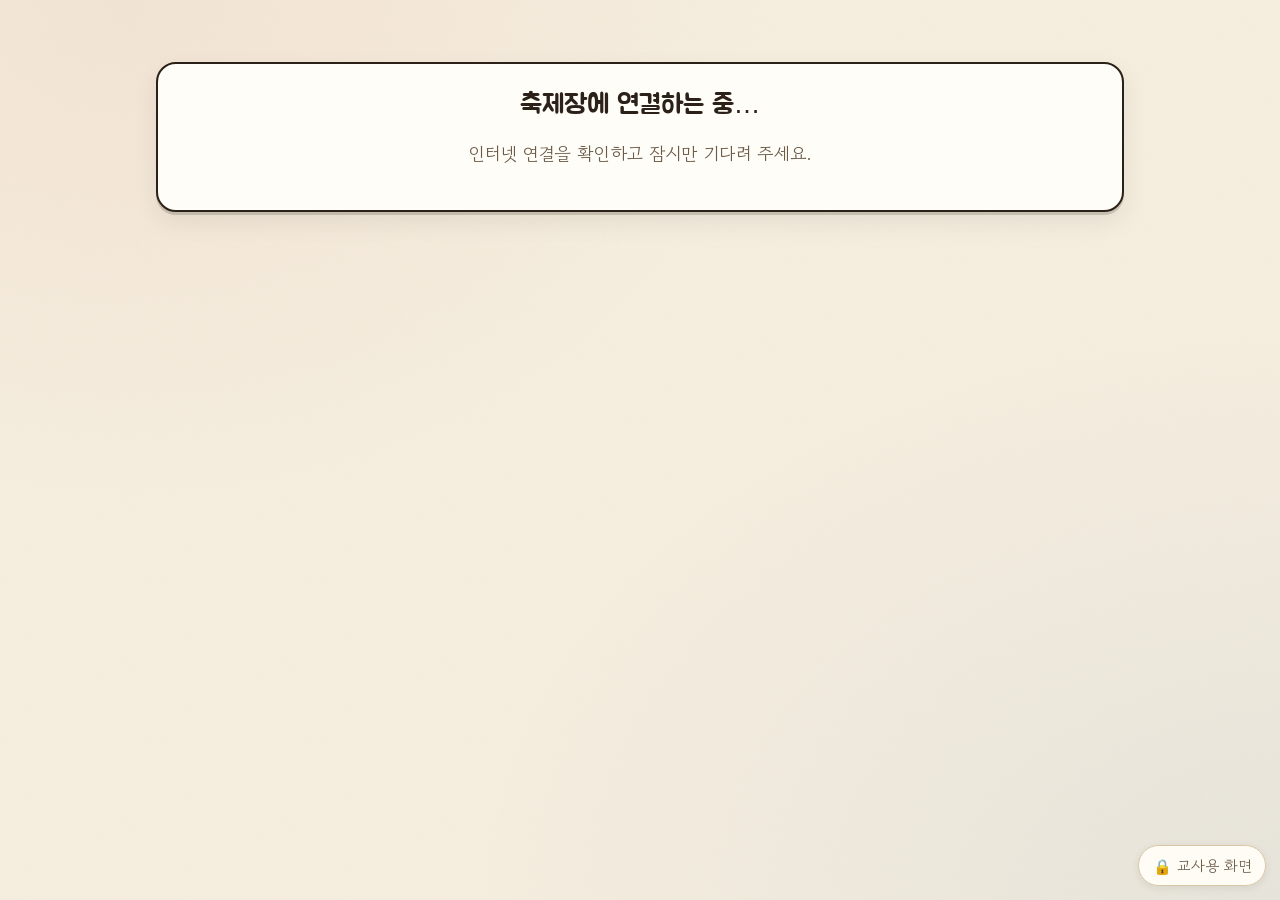
<file: tuho/index.html>
<!doctype html>
<html lang="ko">
<head>
<meta charset="utf-8">
<meta name="viewport" content="width=device-width, initial-scale=1">
<title>투호 챔피언십</title>
<link rel="preconnect" href="https://fonts.googleapis.com">
<link rel="preconnect" href="https://fonts.gstatic.com" crossorigin>
<link href="https://fonts.googleapis.com/css2?family=Gowun+Dodum&family=Jua&family=Nunito:wght@700;800&display=swap" rel="stylesheet">
<link rel="stylesheet" href="style.css?v=1127">
<link rel="icon" type="image/png" href="img/favicon.png">
<link rel="apple-touch-icon" href="img/icon.png">
</head>
<body>
<div class="top hidden" id="top">
  <div class="dan thin"></div>
  <div class="topin">
    <div class="brand"><div class="art mini" id="brandArt"></div><span>투호 챔피언십</span></div>
    <span class="chip" id="teamChip"></span>
    <div class="score">🏹 <b id="teamScore">0</b>점</div>
    <div class="grow"></div>
    <div class="prog" id="clock" style="display:none"></div>
    <div class="prog" id="prog"></div>
    <button class="iconbtn" id="teamBtn" title="모둠 바꾸기">🔁 모둠 바꾸기</button>
    <button class="iconbtn" id="boardBtn" title="모둠 순위">🏆 순위</button>
    <button class="iconbtn" id="musicBtn" title="배경 음악 켜기/끄기">🎵</button>
    <button class="iconbtn" id="muteBtn" title="소리 켜기/끄기">🔊</button>
    <a class="iconbtn" id="teacherTop" href="teacher.html" title="교사용 화면 (비밀번호)" style="text-decoration:none">🔒 교사용</a>
  </div>
</div>
<div class="popboard card hidden" id="popboard"></div>
<main id="app"></main>
<a class="teacherlink" id="teacherLink" href="teacher.html">🔒 교사용 화면</a>
<div id="overlay"></div>

<script src="demo.js?v=1127"></script>
<script src="common.js?v=1127"></script>
<script>
/* =====================================================================
 *  학생 화면
 * ===================================================================== */
const $ = s => document.querySelector(s);
const app = $('#app');
let SRV = null;                 // 서버에서 받은 최신 상태
let me = null;                  // 나 (이름·모둠·진행 상황)
let pickGroup = -1;
let busy = false;
let pollTimer = null;

if (DEMO) { $('#teacherLink').href = 'teacher.html?demo'; $('#teacherTop').href = 'teacher.html?demo'; }
$('#brandArt').innerHTML = ART.tuho;

function saveMe() { if (me) lsSet('me', JSON.stringify(me)); }
function loadMe() { try { return JSON.parse(lsGet('me') || 'null'); } catch (e) { return null; } }
function pendingPts() { return SendQueue.load().reduce((s, x) => s + (Number(x.pts) || 0), 0); }
function teamTotal(g) { return ((SRV && SRV.totals[g]) || 0) + (me && me.group === g ? pendingPts() : 0); }
function teamName(g) { return (SRV && SRV.names[g]) || (g + 1) + '모둠'; }
const SOLO = () => !!(SRV && SRV.mode === 'solo');
let skew = 0;                                   // 서버 시계 - 내 시계
const srvNow = () => Date.now() + skew;
/* 시간이 다 됐으면 서버 응답을 기다리지 않고 바로 시상식으로 */
function openNow() { if (SRV && SRV.open === 'open' && SRV.ends && srvNow() >= SRV.ends) return 'closed'; return SRV ? SRV.open : 'wait'; }
function leftMs() { if (!SRV) return 0; if (SRV.open === 'open' && SRV.ends) return Math.max(0, SRV.ends - srvNow()); if (SRV.open === 'wait' && SRV.left) return SRV.left; return SRV.open === 'wait' && SRV.dur ? SRV.dur * 60000 : 0; }
const mmss = ms => { const t = Math.ceil(ms / 1000); return String(Math.floor(t / 60)).padStart(2, '0') + ':' + String(t % 60).padStart(2, '0'); };
/* 개인전 순위표: 서버 기록 + 아직 못 보낸 내 점수 */
function soloRows() {
  const arr = ((SRV && SRV.solo) || []).map(x => ({ id: x.id, n: x.n, p: x.p }));
  if (me && me.id) { const mine = arr.find(x => x.id === me.id); if (mine) mine.p = Math.max(mine.p, me.pts || 0); else arr.push({ id: me.id, n: me.name, p: me.pts || 0 }); }
  arr.sort((a, b) => b.p - a.p);
  let rank = 0, prev = null; arr.forEach((x, k) => { if (x.p !== prev) { rank = k + 1; prev = x.p; } x.rk = rank; });
  return arr;
}
function paintClock() {
  const el = $('#clock'); if (!el) return;
  const on = SRV && (SRV.ends || SRV.left || SRV.dur) && SRV.open !== 'closed';
  el.style.display = on ? '' : 'none';
  if (!on) return;
  const ms = leftMs();
  el.textContent = (SRV.open === 'wait' ? '⏸ ' : '⏱ ') + mmss(ms);
  el.style.color = SRV.open === 'open' && ms <= 30000 ? 'var(--no)' : '';
}
setInterval(() => {
  paintClock();
  if (me && me.group != null && SRV && SRV.open === 'open' && openNow() === 'closed' && gateShown !== 'closed') { checkGate(); setTimeout(poll, 1500); }
}, 1000);

/* ---------- 상단 띠 ---------- */
let shownScore = 0;
function paintTop() {
  if (!me || me.group == null || !SRV) { $('#top').classList.add('hidden'); $('#teacherLink').classList.remove('hidden'); return; }
  $('#top').classList.remove('hidden'); $('#teacherLink').classList.add('hidden');
  const g = me.group, c = TEAMC[g];
  $('#teamChip').style.background = SOLO() ? 'var(--ink)' : c;
  $('#teamChip').textContent = SOLO() ? `🏹 개인전 · ${me.name}` : `${TEAMI[g]} ${teamName(g)} · ${me.name}`;
  const t = SOLO() ? (me.pts || 0) : teamTotal(g);
  paintClock();
  if (t !== shownScore) { countUp($('#teamScore'), shownScore, t); shownScore = t; }
  $('#prog').textContent = me.bonus ? `🎁 보너스 ${Math.min(me.bonus.k + 1, me.bonus.list.length)} / ${me.bonus.list.length}` : me.qi >= Q.length ? `축제 완주!${me.bn ? ` · 🎁${me.bn}` : ''}` : `문제 ${Math.min(me.qi + 1, Q.length)} / ${Q.length}`;
  $('#teamBtn').style.display = SOLO() ? 'none' : '';
  if (!$('#popboard').classList.contains('hidden')) $('#popboard').innerHTML = boardHTML(true);
}
function soloBoardHTML(withTitle, limit) {
  const arr = soloRows(), max = Math.max(50, ...arr.map(x => x.p));
  let list = arr.slice(0, limit || 10);
  const mine = me && arr.find(x => x.id === me.id);
  if (mine && !list.includes(mine)) list = list.concat([mine]);
  return (withTitle ? `<h3 style="margin-bottom:10px">🏆 지금 개인 순위 <span class="muted" style="font-size:15px">(${arr.length}명)</span></h3>` : '') + `<div class="board">${list.map(x => `<div class="brow ${me && x.id === me.id ? 'me' : ''}"><div class="rk">${x.rk === 1 && x.p > 0 ? '👑' : x.rk}</div><div class="nm">${esc(x.n)}</div><div class="bar"><i style="width:${Math.round(x.p / max * 100)}%;background:${me && x.id === me.id ? 'var(--red)' : 'var(--blue)'}"></i></div><div class="pt">${x.p}</div></div>`).join('') || '<p class="muted">아직 아무도 없어요</p>'}</div>`;
}
function boardHTML(withTitle) {
  if (!SRV) return '';
  if (SOLO()) return soloBoardHTML(withTitle);
  const arr = SRV.names.map((n, i) => ({ i, n, p: teamTotal(i) })).sort((a, b) => b.p - a.p);
  const max = Math.max(50, ...arr.map(x => x.p));
  let rank = 0, prev = null;
  return (withTitle ? `<h3 style="margin-bottom:10px">🏆 지금 모둠 순위</h3>` : '') + `<div class="board">${arr.map((x, k) => {
    if (x.p !== prev) { rank = k + 1; prev = x.p; }
    return `<div class="brow ${me && me.group === x.i ? 'me' : ''}"><div class="rk">${rank === 1 && x.p > 0 ? '👑' : rank}</div><div class="nm">${TEAMI[x.i]} ${esc(x.n)}</div><div class="bar"><i style="width:${Math.round(x.p / max * 100)}%;background:${TEAMC[x.i]}"></i></div><div class="pt">${x.p}</div></div>`;
  }).join('')}</div>`;
}
/* 중간에 모둠 바꾸기 (진행 상황·내 점수는 그대로, 이미 얻은 점수는 원래 모둠에 남아요) */
$('#teamBtn').onclick = () => {
  if (!me || !SRV || SOLO() || gateShown) return;
  SFX.click();
  showOverlay(`<div class="card center" style="max-width:560px"><h2 style="margin:0 0 6px">🔁 모둠 바꾸기</h2>
    <p class="muted" style="margin:0 0 14px">새 모둠을 눌러요. 푼 문제는 그대로 이어서 풀고,<br>앞으로 얻는 점수가 새 모둠에 들어가요. (이미 얻은 점수는 원래 모둠에 남아요)</p>
    <div class="groups" id="chgGroups">${SRV.names.map((n, i) => `<button class="gbtn ${me.group === i ? 'on' : ''}" style="${me.group === i ? `background:${TEAMC[i]};` : `border-color:${TEAMC[i]};`}" data-g="${i}">${TEAMI[i]} ${esc(n)}${me.group === i ? ' (지금)' : ''}</button>`).join('')}</div>
    <p class="muted" id="chgMsg" style="min-height:22px;margin:10px 0 0"></p>
    <button class="btn ghost" id="chgCancel" style="margin-top:8px">닫기</button></div>`);
  $('#chgCancel').onclick = () => { SFX.click(); hideOverlay(); };
  $('#chgGroups').querySelectorAll('.gbtn').forEach(b => b.onclick = async () => {
    const g = Number(b.dataset.g); if (g === me.group) { hideOverlay(); return; }
    $('#chgGroups').querySelectorAll('.gbtn').forEach(x => x.disabled = true); $('#chgMsg').textContent = '모둠을 바꾸는 중…';
    try {
      const r = await api({ action: 'join', sid: me.sid, id: me.id, group: g, name: me.name }, 3);
      if (!r || !r.ok) throw new Error('fail');
      SRV = r; if (r.now) skew = r.now - Date.now();
      me.group = g; saveMe(); SFX.start(); hideOverlay(); paintTop();
      if (['map', 'done', 'wait', 'bonusmap'].includes(me.phase)) route();
    } catch (e) { $('#chgMsg').textContent = '연결이 잠깐 끊겼어요. 다시 눌러 주세요.'; $('#chgGroups').querySelectorAll('.gbtn').forEach(x => x.disabled = false); }
  });
};
$('#boardBtn').onclick = () => { SFX.click(); const b = $('#popboard'); b.classList.toggle('hidden'); b.innerHTML = boardHTML(true); };
function paintMute() { $('#muteBtn').textContent = muted ? '🔇' : '🔊'; }
$('#muteBtn').onclick = () => { muted = !muted; lsSet('mute', muted ? '1' : '0'); paintMute(); if (muted) { Music.stop(); try { speechSynthesis.cancel(); } catch (e) {} } else musicForPhase(); };
function paintMusic() { $('#musicBtn').style.opacity = Music.wantOff ? .45 : 1; $('#musicBtn').title = Music.wantOff ? '배경 음악 켜기' : '배경 음악 끄기'; }
$('#musicBtn').onclick = () => { Music.toggle(); paintMusic(); musicForPhase(); };
function musicForPhase() { if (!me || me.group == null || !SRV) return; if (openNow() === 'closed') Music.award(); else if (me.phase !== 'wait') Music.festival(); }
paintMusic();
paintMute();

/* ---------- 서버 상태 받아오기 ---------- */
async function poll() {
  try {
    const s = await api({ action: 'state' });
    if (!s || !s.ok) return;
    const first = !SRV;
    SRV = s;
    if (s.now) skew = s.now - Date.now();
    if (me && me.sid && me.sid !== s.sid) {      // 선생님이 새 수업을 시작함
      me = null; lsDel('me'); lsDel('queue');
      showOverlay(`<div class="card center"><div class="trophy">🎐</div><h2 style="margin:10px 0">새 축제가 시작됐어요!</h2><p>선생님이 새로 시작하셨어요. 다시 이름을 적고 모둠을 골라 주세요.</p><button class="btn" onclick="hideOverlay();renderStart()">확인</button></div>`);
      return;
    }
    if (me && me.group != null && me.group >= s.n && !SOLO()) { me.group = null; saveMe(); renderStart(); return; }
    if (first) route();
    else if (!me || me.group == null) { if ($('#startForm')) paintGroups(); }
    paintTop();
    checkGate();
  } catch (e) {
    if (!SRV) app.innerHTML = `<div class="card center fade" style="margin-top:40px"><h2>축제장에 연결하는 중…</h2><p class="muted">인터넷 연결을 확인하고 잠시만 기다려 주세요.</p></div>`;
  }
}
function startPolling() { clearInterval(pollTimer); pollTimer = setInterval(poll, 6000); }
document.addEventListener('visibilitychange', () => { if (!document.hidden) poll(); });

/* 선생님이 '준비'나 '시상식'으로 바꾸면 화면을 막음 */
let gateShown = '';
function checkGate() {
  if (!me || me.group == null || !SRV) return;
  const open = openNow();
  if (open === 'closed') { if (gateShown !== 'closed') { gateShown = 'closed'; showAward(); } else updateAward(); return; }
  if (open === 'wait' && me.phase !== 'wait') {
    if (gateShown !== 'pause') { gateShown = 'pause'; showOverlay(`<div class="card center"><div class="trophy">⏸️</div><h2 style="margin:10px 0">잠깐! 쉬는 시간이에요</h2><p>선생님이 축제를 잠시 멈추셨어요. 앞을 봐 주세요.</p></div>`); }
    return;
  }
  if (gateShown) { gateShown = ''; hideOverlay(); }
  if (me.phase === 'wait' && open === 'open') { me.phase = 'story'; me.story = 0; saveMe(); route(); }
}
function showOverlay(html) { $('#overlay').innerHTML = `<div class="overlay">${html}</div>`; }
function hideOverlay() { $('#overlay').innerHTML = ''; }

/* ---------- 화면 고르기 ---------- */
function route() {
  window.scrollTo(0, 0);
  if (!me || me.group == null) return renderStart();
  paintTop();
  musicForPhase();
  switch (me.phase) {
    case 'wait': return renderWait();
    case 'story': return renderStory();
    case 'map': return renderMap();
    case 'booth': return renderBooth();
    case 'q': return renderQ();
    case 'done': return renderDone();
    case 'bonusmap': return renderBonusMap();
    case 'next': return next();
    default: me.phase = 'story'; me.story = 0; return renderStory();
  }
}

/* ---------- 1. 입장 ---------- */
function renderStart() {
  $('#top').classList.add('hidden'); $('#teacherLink').classList.remove('hidden');
  const name = (me && me.name) || lsGet('name') || '';
  app.innerHTML = `<section class="card poster fade" style="--bg:url(img/bg_start.webp)">
    <div class="lanterns"><div class="art lan">${ART.lantern}</div><div class="art lan l2">${ART.lantern}</div></div>
    <div class="sub">민속 박물관 · 세계 전통 놀이 축제</div>
    <h1>투호 <span>챔피언십</span></h1>
    <div class="art bigpot">${ART.mascot}</div>
    <p class="lead en" style="font-size:22px">Do you know anything about Tuho?</p>
    <div class="form" id="startForm">
      <input class="input" id="nm" maxlength="12" placeholder="내 이름" value="${esc(name)}" autocomplete="off">
      <div class="muted" id="groupsLbl">우리 모둠을 골라요</div>
      <div class="groups" id="groups"></div>
      <button class="btn" id="enter" disabled>축제장 입장! 🎐</button>
      <div class="muted" id="startMsg" style="font-size:15px"></div>
    </div>
  </section>`;
  paintGroups();
  $('#nm').oninput = checkStart;
  $('#enter').onclick = join;
  checkStart();
}
function paintGroups() {
  const box = $('#groups'); if (!box || !SRV) return;
  if (SOLO()) { box.innerHTML = `<div class="muted" style="font-size:17px">🏹 오늘은 <b style="color:var(--red)">개인전</b>이에요! 이름만 적고 입장해요.</div>`; $('#groupsLbl').style.display = 'none'; pickGroup = 0; checkStart(); return; }
  $('#groupsLbl').style.display = '';
  if (pickGroup >= SRV.n) pickGroup = -1;
  box.innerHTML = SRV.names.map((n, i) => `<button class="gbtn ${pickGroup === i ? 'on' : ''}" style="${pickGroup === i ? `background:${TEAMC[i]};` : `border-color:${TEAMC[i]};`}" data-g="${i}">${TEAMI[i]} ${esc(n)}</button>`).join('');
  box.querySelectorAll('.gbtn').forEach(b => b.onclick = () => { SFX.click(); pickGroup = Number(b.dataset.g); paintGroups(); checkStart(); });
}
function checkStart() { if (!$('#nm')) return; const ok = $('#nm').value.trim().length > 0 && pickGroup >= 0; $('#enter').disabled = !ok; }
async function join() {
  if (busy) return; busy = true;
  const name = $('#nm').value.trim().slice(0, 12);
  $('#enter').disabled = true; $('#startMsg').textContent = '입장하는 중…';
  lsSet('name', name);
  const id = (me && me.id) || uid();
  try {
    if (SOLO()) pickGroup = 0;
    const r = await api({ action: 'join', sid: SRV.sid, id, group: pickGroup, name }, 3);
    if (!r.ok) { if (r.state) SRV = r.state; $('#startMsg').textContent = '다시 한 번 눌러 주세요.'; paintGroups(); $('#enter').disabled = false; return; }
    SRV = r; if (r.now) skew = r.now - Date.now();
    const keep = me && me.sid === SRV.sid && me.id === id;
    me = keep ? Object.assign(me, { name, group: pickGroup }) : { id, name, group: pickGroup, sid: SRV.sid, qi: 0, pts: 0, phase: 'wait', story: 0 };
    if (!keep) me.phase = openNow() === 'open' ? 'story' : 'wait';
    saveMe(); SFX.start();
    route(); checkGate();
  } catch (e) { $('#startMsg').textContent = '연결이 잠깐 끊겼어요. 다시 눌러 주세요.'; $('#enter').disabled = false; }
  finally { busy = false; }
}

/* ---------- 2. 기다리기 ---------- */
function renderWait() {
  app.innerHTML = `<section class="card center fade" style="margin-top:20px">
    <div class="art" style="width:130px;height:130px;margin:0 auto;animation:bob 2.4s ease-in-out infinite">${ART.mascot}</div>
    <h2 style="font-size:32px;margin:12px 0 6px">입장 완료!</h2>
    <p style="font-size:20px">${SOLO() ? `<b style="color:var(--red)">🏹 개인전</b>` : `<b style="color:${TEAMC[me.group]}">${TEAMI[me.group]} ${esc(teamName(me.group))}</b>`} ${esc(me.name)}, 어서 와요.</p>
    ${SRV && SRV.dur ? `<p style="font-size:18px">⏱ 제한 시간 <b>${SRV.dur}분</b> · 시간이 끝나면 순위가 떠요!</p>` : ''}
    <p class="muted">선생님이 "축제 시작!"을 누르면 바로 시작해요. 잠시만 기다려요.</p>
  </section>`;
}

/* ---------- 3. 이야기 ---------- */
const STORY = [
  { pic: 'story_1', html: `<p>오늘은 민속 박물관에서 <b>세계 전통 놀이 축제</b>가 열리는 날이에요.</p><p>세계 여러 나라 친구들이 자기 나라의 물건과 놀이를 가지고 모였어요. 우리 모둠도 축제에 참가했어요!</p>` },
  { pic: 'story_2', html: `<div class="bubble"><div class="who">길잡이 항아리</div><span class="en">Welcome to the festival!</span><br>축제장에는 부스가 <b>여섯 곳</b> 있어요. 부스 친구들이 이렇게 물어볼 거예요.</div>
     <div class="bubble"><span class="en">Do you know anything about Tuho?</span> <button class="say" data-say="Do you know anything about Tuho?">🔊</button><br><span class="muted">투호에 대해 알고 있니?</span></div>
     <p>알면 <b class="en">Yes, I do.</b> 모르면 <b class="en">No, I don't.</b> 또는 <b class="en">I have no idea.</b></p>` },
  { pic: 'story_3', html: `<p>🏹 <b>처음에 정답</b>을 맞히면 <b>투호 화살</b>을 던질 수 있어요.</p>
     <p>항아리에는 구멍이 세 개! <b>왼쪽 귀, 가운데 입, 오른쪽 귀</b>. 어느 구멍이 높은 점수인지는 던지기 전엔 아무도 몰라요. 운이 좋으면 <b style="color:#b8860b">황금 화살 50점</b>!</p>
     <p>두 번째에 맞히면 <b>연습 화살 +5점</b>. 틀려도 점수는 깎이지 않아요.</p>
     <p class="teamonly">모은 점수는 모두 <b>우리 모둠 점수</b>로! 가장 높은 모둠이 <b>투호 챔피언</b>이에요. 🏆</p>
     <p class="soloonly">오늘은 <b>개인전</b>! 모은 점수가 <b>내 점수</b>예요. 가장 높은 친구가 <b>투호 챔피언</b>이에요. 🏆</p>` }
];
function renderStory() {
  const k = me.story || 0, s = STORY[k];
  app.innerHTML = `<section class="card fade">
    <div class="story"><img class="scene" src="img/${s.pic}.webp" alt=""><div class="storytext">${(SOLO() ? s.html.replace('우리 모둠도', '나도') : s.html).replace(SOLO() ? /<p class="teamonly">[\s\S]*?<\/p>/ : /<p class="soloonly">[\s\S]*?<\/p>/, '')}${k === STORY.length - 1 && SRV && SRV.dur ? `<p>⏱ 제한 시간은 <b>${SRV.dur}분</b>! 시간이 끝나면 순위가 떠요.</p>` : ''}</div></div>
    <div class="dots">${STORY.map((_, i) => `<i class="${i === k ? 'on' : ''}"></i>`).join('')}</div>
    <div class="row" style="justify-content:center;margin-top:16px">
      ${k > 0 ? `<button class="btn ghost" id="prev">← 앞으로</button>` : ''}
      <button class="btn ${k === STORY.length - 1 ? '' : 'blue'}" id="next">${k === STORY.length - 1 ? '축제 지도 보기 🗺️' : '다음 →'}</button>
    </div></section>`;
  bindSay();
  if ($('#prev')) $('#prev').onclick = () => { SFX.page(); me.story = k - 1; saveMe(); renderStory(); };
  $('#next').onclick = () => {
    SFX.click();
    if (k < STORY.length - 1) { SFX.page(); me.story = k + 1; saveMe(); renderStory(); }
    else { me.phase = 'map'; saveMe(); route(); }
  };
}
function bindSay(root) {
  (root || app).querySelectorAll('[data-say]').forEach(b => b.onclick = () => {
    b.classList.add('playing'); say(b.dataset.say.split('|'), () => b.classList.remove('playing'));
    setTimeout(() => b.classList.remove('playing'), 6000);
  });
}

/* ---------- 4. 축제 지도 ---------- */
function curBooth() { return me.qi >= Q.length ? BOOTHS.length : Q[me.qi].b; }
function renderMap() {
  const cb = curBooth(), fresh = me.newStamp;
  me.newStamp = null; saveMe();
  app.innerHTML = `<section class="fade">
    <div class="card maphead" style="--bg:url(img/bg_map.webp)"><h2 style="font-size:28px">🗺️ 축제 지도</h2>
    <p class="muted" style="margin:4px 0 0">${cb >= BOOTHS.length ? '모든 부스를 다 돌았어요!' : `이번에 갈 곳은 <b style="color:var(--ink)">${BOOTHS[cb].place}</b>이에요. 부스를 다 돌면 도장을 받아요.`}</p></div>
    <div class="mapgrid">${BOOTHS.map((b, i) => `<div class="stall ${i < cb ? 'done' : i === cb ? 'now' : 'lock'}" style="--c:${b.color}"${i === cb ? ` role="button" tabindex="0" aria-label="${b.place}(으)로 가기" id="nowStall"` : ''}>
      <img class="thumb" src="img/booth_${b.id}.webp" alt=""><div class="nm">${b.flag} ${b.place}</div><div class="fl en">${b.item}</div>
      ${i < cb ? `<div class="stamp ${fresh === i ? 'new' : ''}">${ART.stamp}<span>참 잘<br>했어요</span></div>` : ''}</div>`).join('')}</div>
    <div class="center" style="margin-top:20px"><button class="btn" id="go">${cb >= BOOTHS.length ? '결과 보러 가기 🏆' : `${BOOTHS[cb].place}(으)로 가기 →`}</button></div>
    <div class="card" style="margin-top:20px;padding:18px 22px">${boardHTML(true)}</div>
  </section>`;
  if (fresh != null) setTimeout(() => SFX.drum(), 150);
  $('#go').onclick = () => { SFX.click(); if (cb >= BOOTHS.length) { me.phase = 'done'; } else me.phase = 'booth'; saveMe(); route(); };
  const ns = $('#nowStall');
  if (ns) { ns.onclick = () => $('#go').click(); ns.onkeydown = e => { if (e.key === 'Enter' || e.key === ' ') { e.preventDefault(); $('#go').click(); } }; }
}

/* ---------- 5. 부스 도착 ---------- */
function renderBooth() {
  const b = BOOTHS[curBooth()], n = Q.filter(x => x.b === curBooth()).length;
  app.innerHTML = `<section class="card fade">
    <span class="tag" style="--c:${b.color}">부스 ${curBooth() + 1} / ${BOOTHS.length}</span>
    <img class="scene booth" src="img/booth_${b.id}.webp" alt="">
    <div class="boothhead" style="margin-top:12px"><div class="art">${ART[b.art]}</div>
      <div><h2 style="font-size:32px">${b.flag} ${b.place}</h2>
      <p style="font-size:19px;margin:6px 0">${b.helloKr}</p>
      <div class="bubble"><div class="who">${esc(b.host)}</div>${b.hello.map(l => `<div class="en">${esc(l)}</div>`).join('')}
        <div style="margin-top:6px"><button class="say" data-say="${esc(b.hello.join('|'))}">🔊 들어 보기</button></div></div></div></div>
    <p class="muted center">이 부스의 문제는 ${n}개예요.</p>
    <div class="center"><button class="btn" id="go">문제 풀기 시작! ✏️</button></div>
  </section>`;
  bindSay();
  setTimeout(() => { const s = app.querySelector('[data-say]'); if (s && me.phase === 'booth') s.click(); }, 500);
  $('#go').onclick = () => { SFX.click(); try { speechSynthesis.cancel(); } catch (e) {} me.phase = 'q'; me.tries = 0; saveMe(); route(); };
}

/* ---------- 6. 문제 ---------- */
let cur = null;   // 지금 문제의 화면 상태
function renderQ() {
  if (me.bonus && me.bonus.k >= me.bonus.list.length) { me.bonus = null; me.phase = 'bonusmap'; saveMe(); return route(); }
  const i = me.bonus ? me.bonus.list[me.bonus.k] : me.qi, q = ALLQ[i], b = BOOTHS[q.b];
  cur = { i, tries: 0, picked: [], order: q.t === 'order' ? shuffleNot(q.lines.map((_, k) => k)) : null, sel: [] };
  if (q.t === 'pick') cur.map = shuffle(q.c.map((_, k) => k));
  app.innerHTML = `<section class="card fade" id="qcard">
    <div class="qtop"><span class="tag" style="--c:${b.color}">${b.flag} ${b.place}</span><span class="qno">${me.bonus ? `🎁 보너스 ${me.bonus.k + 1} / ${me.bonus.list.length}` : `문제 ${i + 1} / ${Q.length}`}</span><div class="grow"></div>
      ${q.say ? `<button class="say" data-say="${esc(q.say.join('|'))}">🔊 다시 듣기</button>` : ''}</div>
    <div class="qbody">${q.art ? `<div class="art">${ART[q.art]}</div>` : ''}
      <div style="flex:1;min-width:0"><p class="qq">${esc(q.q)}</p>${q.en ? `<div class="enbox en">${esc(q.en)}</div>` : ''}</div></div>
    <div id="ans"></div><div id="fb"></div>
  </section>`;
  bindSay();
  if (q.say && q.auto) setTimeout(() => { const s = app.querySelector('[data-say]'); if (s) s.click(); }, 450);
  q.t === 'pick' ? paintPick() : paintOrder();
}
function shuffleNot(a) { if (a.length < 2) return a; let s; do { s = shuffle(a); } while (s.every((v, k) => v === a[k])); return s; }

function paintPick() {
  const q = ALLQ[cur.i], pics = !!q.cart;
  $('#ans').innerHTML = `<div class="choices ${pics ? 'pics' : ''}">${cur.map.map((k, n) => `<button class="choice ${cur.picked.includes(k) ? 'no' : ''}" data-k="${k}" ${cur.picked.includes(k) ? 'disabled' : ''}>
    ${pics ? `<div class="art">${ART[q.cart[k]]}</div><span class="en">${esc(q.c[k])}</span>` : `<span class="k">${'①②③④'[n]}</span><span class="${/[가-힣]/.test(q.c[k]) ? '' : 'en'}">${esc(q.c[k])}</span>`}</button>`).join('')}</div>`;
  $('#ans').querySelectorAll('.choice').forEach(btn => btn.onclick = () => answerPick(Number(btn.dataset.k), btn));
}
function answerPick(k, btn) {
  if (cur.locked) return;
  const q = ALLQ[cur.i];
  cur.tries++;
  if (k === q.a) {
    cur.locked = true; btn.classList.add('yes');
    $('#ans').querySelectorAll('.choice').forEach(b => b.disabled = true);
    return afterRight(q.c[k]);
  }
  cur.picked.push(k); btn.classList.add('no'); btn.disabled = true; SFX.wrong();
  afterWrong(q.c[k], () => {
    const right = $('#ans').querySelector(`[data-k="${q.a}"]`); if (right) right.classList.add('yes');
    $('#ans').querySelectorAll('.choice').forEach(b => b.disabled = true);
  });
}

function paintOrder() {
  const q = ALLQ[cur.i];
  $('#ans').innerHTML = `<div class="slots">${q.lines.map((_, n) => { const k = cur.sel[n]; return `<div class="slot ${k != null ? 'filled' : ''}" data-n="${n}"><span class="n">${n + 1}</span>${k != null ? `<span class="en">${esc(q.lines[k])}</span>` : '<span class="muted" style="font-size:16px">아래에서 눌러 넣어요</span>'}</div>`; }).join('')}</div>
    <div class="pool">${cur.order.filter(k => !cur.sel.includes(k)).map(k => `<button class="piece en" data-k="${k}">${esc(q.lines[k])}</button>`).join('')}</div>
    <div class="center" style="margin-top:14px">${cur.sel.length === q.lines.length && !cur.locked ? `<button class="btn green" id="chk">다 했어요! 확인 ✔</button>` : ''}</div>`;
  if (cur.locked) return;
  $('#ans').querySelectorAll('.piece').forEach(p => p.onclick = () => { SFX.click(); cur.sel.push(Number(p.dataset.k)); paintOrder(); });
  $('#ans').querySelectorAll('.slot.filled').forEach(s => s.onclick = () => { SFX.click(); cur.sel.splice(Number(s.dataset.n), 1); paintOrder(); });
  if ($('#chk')) $('#chk').onclick = () => {
    const q = ALLQ[cur.i]; cur.tries++;
    const ok = cur.sel.every((k, n) => k === n);
    if (ok) { cur.locked = true; paintOrder(); $('#ans').querySelectorAll('.slot').forEach(s => s.style.borderColor = 'var(--ok)'); return afterRight(cur.sel.join('')); }
    SFX.wrong();
    $('#qcard').style.animation = 'shake .35s'; setTimeout(() => $('#qcard') && ($('#qcard').style.animation = ''), 400);
    afterWrong(cur.sel.join(''), () => { cur.locked = true; cur.sel = q.lines.map((_, n) => n); paintOrder(); }, () => { cur.sel = []; paintOrder(); });
  };
}

/* 정답일 때 */
function afterRight(ans) {
  SFX.correct();
  const q = ALLQ[cur.i];
  if (cur.tries === 1) {
    $('#fb').innerHTML = `<div class="feedback good fade"><div class="art face">${ART.happy}</div><b>정답이에요! 🎉</b><span>투호 화살을 받았어요.</span><div class="grow"></div><button class="btn" id="toThrow">화살 던지러 가기 🏹</button></div>`;
    $('#toThrow').onclick = () => { SFX.click(); renderThrow(ans); };
    $('#toThrow').focus();
  } else {
    $('#fb').innerHTML = `<div class="feedback good fade"><div class="art face">${ART.happy}</div><b>맞았어요! 👍</b><span>연습 화살 <b style="font-size:19px">+5점</b>이 ${SOLO() ? '내 점수에' : '우리 모둠에'} 들어갔어요.</span><div class="grow"></div><button class="btn" id="nx">다음 →</button></div>`;
    commit(ans, true, 5, '');
    $('#nx').onclick = () => { SFX.click(); next(); };
  }
}
/* 틀렸을 때: 한 번은 다시 기회, 두 번째는 정답 보여 주기 */
function afterWrong(ans, reveal, retry) {
  const q = ALLQ[cur.i];
  if (cur.tries === 1) {
    $('#fb').innerHTML = `<div class="feedback try fade"><div class="art face">${ART.oops}</div><b>아쉬워요! 한 번 더! 💪</b><span>다시 골라 보세요. 두 번째에 맞히면 +5점이에요.</span></div>`;
    if (retry) setTimeout(retry, 700);
    return;
  }
  reveal && reveal();
  $('#fb').innerHTML = `<div class="feedback bad fade"><div class="art face">${ART.oops}</div><b>정답을 확인해요</b><span>${esc(q.why || '')}</span><div class="grow"></div><button class="btn" id="nx">다음 →</button></div>`;
  commit(ans, false, 0, '');
  $('#nx').onclick = () => { SFX.click(); next(); };
}

/* 기록 보내고 다음 문제로 */
function commit(ans, ok, pts, holes) {
  const i = cur.i;
  if (cur.committed) return; cur.committed = true;
  if (me.bonus) {
    me.bn = (me.bn || 0) + 1;
    SendQueue.push({ action: 'answer', bonus: true, sid: me.sid, id: me.id, group: me.group, name: me.name, qi: i, qn: '보너스 · ' + BOOTHS[ALLQ[i].b].place, ans: String(ans).slice(0, 80), ok, tries: cur.tries, pts, holes, eid: me.id + '-b' + me.bn });
    me.seen = me.seen || []; if (!me.seen.includes(i)) me.seen.push(i);
    me.pts += pts; me.bonus.k++; me.phase = 'next'; saveMe();
    paintTop(); return;
  }
  SendQueue.push({ action: 'answer', sid: me.sid, id: me.id, group: me.group, name: me.name, qi: i, qn: QN(i), ans: String(ans).slice(0, 80), ok, tries: cur.tries, pts, holes, eid: me.id + '-' + i, done: i === Q.length - 1 });
  me.pts += pts; me.qi = i + 1; me.phase = 'next'; saveMe();
  paintTop();
}
function next() {
  try { speechSynthesis.cancel(); } catch (e) {}
  if (me.bonus) {
    if (me.bonus.k >= me.bonus.list.length) { me.bonusEnd = me.bonus.b; me.bonus = null; me.phase = 'bonusmap'; }
    else me.phase = 'q';
    saveMe(); return route();
  }
  const prev = me.qi - 1;
  if (me.qi >= Q.length) { me.newStamp = Q[prev].b; me.phase = 'map'; }
  else if (Q[me.qi].b !== Q[prev].b) { me.newStamp = Q[prev].b; me.phase = 'map'; }
  else me.phase = 'q';
  saveMe(); route();
}
SendQueue.flush = (orig => async function () { await orig.call(SendQueue); if (!SendQueue.size()) poll(); })(SendQueue.flush);

/* ---------- 7. 투호 던지기 ---------- */
const tagX = i => HOLES[i].x, tagY = i => HOLES[i].y - (i === 1 ? 72 : 66);
const HOLES = [{ x: 69, y: 162, nm: '왼쪽 귀' }, { x: 200, y: 106, nm: '가운데 입' }, { x: 329, y: 162, nm: '오른쪽 귀' }];
function potSVG() {
  return `<svg viewBox="0 0 400 400" id="pot">
    <defs><radialGradient id="gl"><stop offset="0" stop-color="#ffd76a"/><stop offset="1" stop-color="#ffd76a" stop-opacity="0"/></radialGradient></defs>
    <ellipse cx="200" cy="378" rx="120" ry="12" fill="rgba(43,33,24,.16)"/>
    <image href="img/pot_big.webp" x="50" y="70" width="300" height="307"/>
    ${HOLES.map((h, i) => `<g class="hole" data-h="${i}">
      <circle class="glow" cx="${h.x}" cy="${h.y}" r="${i === 1 ? 52 : 40}" fill="url(#gl)"/>
      <circle class="ring" cx="${h.x}" cy="${h.y}" r="${i === 1 ? 40 : 26}" fill="transparent" stroke="transparent" stroke-width="4"/>
      <circle cx="${h.x}" cy="${h.y}" r="48" fill="transparent"/>
      <g class="ptag" id="tag${i}" transform="translate(${tagX(i)} ${tagY(i)})">
        <rect x="-34" y="-20" width="68" height="40" rx="12" fill="#fffdf7" stroke="#2b2118" stroke-width="3"/>
        <text text-anchor="middle" y="9" font-size="26" font-family="Jua,sans-serif" fill="#2b2118">?</text></g>
      <text x="${tagX(i)}" y="${tagY(i) - 28}" text-anchor="middle" font-size="16" font-family="Jua,sans-serif" fill="#2b2118">${h.nm}</text>
    </g>`).join('')}
    <g id="flying"></g>
  </svg>`;
}
function arrowSVG(color, gold) {
  // 화살 끝이 (0,0)에 오도록 그림을 위로 세움
  return gold ? `<g><image href="img/arrow_gold.webp" x="-24" y="-200" width="48" height="206"/></g>`
              : `<g><image href="img/arrow.webp" x="-10" y="-200" width="20" height="206"/></g>`;
}
function renderThrow(ans) {
  const vals = shuffle([10, 20, 30]);
  if (Math.random() < 0.12) vals[vals.indexOf(30)] = 50;          // 가끔 황금 화살!
  cur.vals = vals;
  app.innerHTML = `<section class="card throwwrap fade">
    <h2>🏹 투호 화살 던지기</h2>
    <p style="margin:6px 0 0;font-size:19px">구멍 하나를 골라 눌러요. 어느 구멍이 높은 점수일까요?</p>
    <p class="muted" style="margin:2px 0 0;font-size:15px">점수는 10 · 20 · 30점 중 하나! 아주 가끔 황금 화살 50점이 숨어 있어요.</p>
    <div class="potstage" id="stage">${potSVG()}</div>
    <div class="result" id="res"></div>
    <div id="after"></div>
  </section>`;
  app.querySelectorAll('.hole').forEach(h => h.onclick = () => throwAt(Number(h.dataset.h), ans));
}
function throwAt(h, ans) {
  if (cur.thrown) return; cur.thrown = true;
  $('#stage').classList.add('lockhole');
  const target = HOLES[h], fly = $('#flying'), color = TEAMC[me.group];
  fly.innerHTML = arrowSVG(color, cur.vals[h] === 50);
  const g = fly.firstChild;
  const sx = 200 + (h - 1) * 40, sy = 470, cx = (sx + target.x) / 2, cy = -60;
  const t0 = performance.now(), dur = 900;
  SFX.whoosh();
  (function step(now) {
    const p = Math.min((now - t0) / dur, 1), e = p < .5 ? 2 * p * p : 1 - Math.pow(-2 * p + 2, 2) / 2;
    const x = (1 - e) * (1 - e) * sx + 2 * (1 - e) * e * cx + e * e * target.x;
    const y = (1 - e) * (1 - e) * sy + 2 * (1 - e) * e * cy + e * e * target.y;
    const rot = (1 - e) * (h - 1) * 50 + (h - 1) * 12, sc = 1.5 - .5 * e;
    g.setAttribute('transform', `translate(${x.toFixed(1)} ${y.toFixed(1)}) rotate(${rot.toFixed(1)}) scale(${sc.toFixed(3)})`);
    if (p < 1) requestAnimationFrame(step); else landed(h, ans);
  })(t0);
}
function landed(h, ans) {
  SFX.plunk();
  const vals = cur.vals, pts = vals[h], gold = pts === 50;
  setTag(h, pts, true);
  setTimeout(() => { [0, 1, 2].filter(k => k !== h).forEach(k => setTag(k, vals[k], false)); }, 700);
  const res = $('#res');
  res.className = 'result' + (gold ? ' gold' : '');
  res.innerHTML = gold ? `✨ 황금 화살! <b>+${pts}점</b> ✨` : `쏙! ${HOLES[h].nm}에 들어갔어요. <b style="color:${SOLO() ? 'var(--red)' : TEAMC[me.group]}">+${pts}점</b>`;
  res.style.animation = 'pop .45s both';
  setTimeout(() => { gold ? SFX.gold() : SFX.coin(pts); if (gold || pts === 30) confetti(gold ? 90 : 40); }, 250);
  commit(ans, true, pts, vals.join(','));
  $('#after').innerHTML = `<p class="muted" style="margin:4px 0 10px">다른 구멍에는 몇 점이 숨어 있었는지 볼까요?</p><button class="btn" id="nx">다음 →</button>`;
  $('#nx').onclick = () => { SFX.click(); next(); };
  setTimeout(() => $('#after').scrollIntoView({ behavior: 'smooth', block: 'end' }), 300);
}
function setTag(k, v, mine) {
  if (!mine) SFX.pop();
  const t = $('#tag' + k); if (!t) return;
  const fill = mine ? (v === 50 ? '#d79a1c' : TEAMC[me.group]) : '#ece0c6';
  t.innerHTML = `<rect x="-38" y="-22" width="76" height="44" rx="12" fill="${fill}" stroke="#2b2118" stroke-width="3"/>
    <text text-anchor="middle" y="9" font-size="24" font-family="Jua,sans-serif" fill="${mine ? '#fff' : '#6a5a48'}">${v}점</text>`;
  t.style.transformBox = 'fill-box'; t.style.transformOrigin = 'center';
  t.animate([{ transform: `translate(${tagX(k)}px, ${tagY(k)}px) scale(.4)` }, { transform: `translate(${tagX(k)}px, ${tagY(k)}px) scale(${mine ? 1.15 : 1})` }], { duration: 420, easing: 'cubic-bezier(.2,1.6,.4,1)', fill: 'forwards' });
}
function confetti(n) {
  const box = document.createElement('div'); box.className = 'confetti';
  const cols = ['#c8402f', '#2f62a8', '#d79a1c', '#2f8a5a', '#fff'];
  for (let i = 0; i < n; i++) { const c = document.createElement('i'); c.style.left = Math.random() * 100 + 'vw'; c.style.background = cols[i % cols.length]; c.style.animationDuration = (1.8 + Math.random() * 1.8) + 's'; c.style.animationDelay = Math.random() * .6 + 's'; box.appendChild(c); }
  document.body.appendChild(box); setTimeout(() => box.remove(), 4500);
}

/* ---------- 8. 완주 ---------- */
function renderDone() {
  app.innerHTML = `<section class="fade">
    <div class="card center"><div class="art trophy" style="width:120px;height:120px;margin:0 auto">${ART.happy}</div>
      <h2 style="font-size:34px;margin:8px 0">축제 완주!</h2>
      <p style="font-size:20px">${esc(me.name)}, 여섯 부스를 모두 돌았어요.<br>${SOLO() ? '내 점수는' : '내가 우리 모둠에 보탠 점수는'} <b style="color:${SOLO() ? 'var(--red)' : TEAMC[me.group]};font-size:28px">${me.pts}점</b>!</p>
      <div class="mapgrid" style="grid-template-columns:repeat(6,1fr);gap:8px">${BOOTHS.map(b => `<div class="center"><div class="art" style="width:54px;height:54px;margin:0 auto">${ART[b.art]}</div><div class="art" style="width:40px;height:40px;margin:4px auto 0">${ART.stamp}</div></div>`).join('')}</div>
      <p class="muted" style="margin-top:14px">아직 시간이 남았다면 <b>보너스 문제</b>로 점수를 더 모아요! 부스를 고를 때마다 새 문제가 나와요.</p>
      <button class="btn" id="bonusGo" style="margin-top:6px">🎁 보너스 문제 더 풀기</button>
    </div>
    <div class="card" style="margin-top:18px" id="doneBoard">${boardHTML(true)}</div>
  </section>`;
  $('#bonusGo').onclick = () => { SFX.click(); me.phase = 'bonusmap'; saveMe(); route(); };
}

/* ---------- 8-1. 보너스 라운드: 부스를 골라 다시 도전 (들어갈 때마다 새 문제) ---------- */
const BONUS_N = 4;
function bonusList(b) {
  const pool = ALLQ.map((q, i) => i).filter(i => ALLQ[i].b === b);
  const seen = me.seen || [], last = (me.lastB && me.lastB[b]) || [];
  /* ① 아직 한 번도 안 푼 여분 문제 → ② 지난번 이 부스에서 안 나온 문제 → ③ 나머지 */
  const fresh = shuffle(pool.filter(i => i >= Q.length && !seen.includes(i)));
  const notLast = shuffle(pool.filter(i => !fresh.includes(i) && !last.includes(i)));
  const rest = shuffle(pool.filter(i => !fresh.includes(i) && !notLast.includes(i)));
  return fresh.concat(notLast, rest).slice(0, BONUS_N);
}
function startBonus(b) {
  const list = bonusList(b);
  me.lastB = me.lastB || {}; me.lastB[b] = list;
  me.bonus = { b, list, k: 0 }; me.phase = 'q'; saveMe(); route();
}
function renderBonusMap() {
  const end = me.bonusEnd; me.bonusEnd = null; saveMe();
  const cnt = b => (me.seen || []).filter(i => ALLQ[i].b === b).length;
  app.innerHTML = `<section class="fade">
    <div class="card maphead" style="--bg:url(img/bg_map.webp)"><h2 style="font-size:28px">🎁 보너스 라운드</h2>
    <p class="muted" style="margin:4px 0 0">${end != null ? `<b style="color:var(--ink)">${BOOTHS[end].place}</b> 보너스 끝! ` : ''}가고 싶은 부스를 골라요. 들어갈 때마다 <b style="color:var(--ink)">새 문제 ${BONUS_N}개</b>가 나와요. 점수도 똑같이 모여요!</p></div>
    <div class="mapgrid">${BOOTHS.map((b, i) => `<div class="stall now" style="--c:${b.color}" role="button" tabindex="0" data-bb="${i}" aria-label="${b.place} 보너스">
      <img class="thumb" src="img/booth_${b.id}.webp" alt=""><div class="nm">${b.flag} ${b.place}</div><div class="fl en">${b.item}</div>
      <div class="muted" style="font-size:14px;margin-top:4px">${cnt(i) ? `보너스 ${cnt(i)}문제 풀었어요` : '새 문제가 기다려요!'}</div></div>`).join('')}</div>
    <div class="center" style="margin-top:20px"><button class="btn ghost" id="back">← 완주 화면으로</button></div>
    <div class="card" style="margin-top:20px;padding:18px 22px">${boardHTML(true)}</div>
  </section>`;
  app.querySelectorAll('[data-bb]').forEach(el => {
    el.onclick = () => { SFX.click(); startBonus(Number(el.dataset.bb)); };
    el.onkeydown = e => { if (e.key === 'Enter' || e.key === ' ') { e.preventDefault(); el.click(); } };
  });
  $('#back').onclick = () => { SFX.click(); me.phase = 'done'; saveMe(); route(); };
}
setInterval(() => { if (me && me.phase === 'done' && $('#doneBoard')) $('#doneBoard').innerHTML = boardHTML(true); }, 6000);

/* ---------- 9. 시상식 ---------- */
function soloAwardHTML() {
  const arr = soloRows(), mine = arr.find(x => x.id === me.id), top3 = arr.filter(x => x.rk <= 3 && x.p > 0).slice(0, 6);
  const medal = r => ['🥇', '🥈', '🥉'][r - 1] || r;
  return `<div class="card center awardcard" style="--bg:url(img/bg_award.webp)"><div class="art trophy" style="width:110px;height:110px;margin:0 auto">${ART.trophy}</div>
    <div class="sub jua" style="color:var(--red);letter-spacing:2px;margin-top:6px">세계 전통 놀이 축제 · 개인전 시상식</div>
    <h2 style="font-size:30px;margin:6px 0 10px">⏰ 시간 끝! 투호 챔피언은?</h2>
    <div style="display:flex;justify-content:center;gap:12px;flex-wrap:wrap;margin-bottom:12px">${top3.map(x => `<div class="card" style="padding:10px 12px;width:150px;flex:0 0 150px;margin:0${x.id === me.id ? ';outline:4px solid var(--red)' : ''}"><div style="font-size:38px">${medal(x.rk)}</div><div class="jua" style="font-size:22px">${esc(x.n)}</div><div>${x.p}점</div></div>`).join('') || '<p class="muted">아직 점수가 없어요</p>'}</div>
    ${mine ? `<p style="font-size:22px;margin:4px 0">나는 <b style="color:var(--red);font-size:30px">${mine.rk}등</b> / ${arr.length}명 · <b>${mine.p}점</b>${mine.rk <= 3 && mine.p > 0 ? ' 🎉' : ''}</p>` : ''}
    <p class="muted">모두 정말 잘했어요. <span class="en">Good job, everyone!</span></p>
    <div style="text-align:left;margin-top:10px;max-height:40vh;overflow:auto">${soloBoardHTML(false, 100)}</div></div>`;
}
function awardHTML() {
  if (SOLO()) return soloAwardHTML();
  const arr = SRV.names.map((n, i) => ({ i, n, p: SRV.totals[i] || 0 })).sort((a, b) => b.p - a.p);
  const top = arr[0].p, winners = arr.filter(x => x.p === top && top > 0);
  const mine = winners.some(x => x.i === me.group);
  return `<div class="card center awardcard" style="--bg:url(img/bg_award.webp)"><div class="art trophy" style="width:130px;height:130px;margin:0 auto">${ART.trophy}</div>
    <div class="sub jua" style="color:var(--red);letter-spacing:2px;margin-top:6px">세계 전통 놀이 축제 · 시상식</div>
    <h2 style="font-size:34px;margin:6px 0 4px">${winners.length ? winners.map(w => `${TEAMI[w.i]} ${esc(w.n)}`).join(', ') : '아직 점수가 없어요'}</h2>
    <p style="font-size:20px;margin:0 0 14px">${winners.length ? `투호 챔피언! <b>${top}점</b>` : ''}</p>
    ${mine ? `<p style="font-size:20px;color:${TEAMC[me.group]}"><b>우리 모둠이 우승했어요! 🎉</b></p>` : `<p class="muted">모두 정말 잘했어요. <span class="en">Good job, everyone!</span></p>`}
    <div style="text-align:left;margin-top:10px">${boardHTML(false)}</div></div>`;
}
function showAward() { try { speechSynthesis.cancel(); } catch (e) {} showOverlay(awardHTML()); SFX.fanfare(); confetti(120); }
document.addEventListener('pointerdown', () => { if (!Music.el) musicForPhase(); }, { passive: true });
function updateAward() { if ($('#overlay').innerHTML) showOverlay(awardHTML()); }

/* ---------- 시작 ---------- */
me = loadMe();
if (me && me.group == null) me = null;
app.innerHTML = `<div class="card center fade" style="margin-top:40px"><div class="art" style="width:110px;height:110px;margin:0 auto">${ART.mascot}</div><h2>축제장으로 가는 중…</h2></div>`;
poll(); startPolling(); SendQueue.flush();
</script>
</body>
</html>
</file>
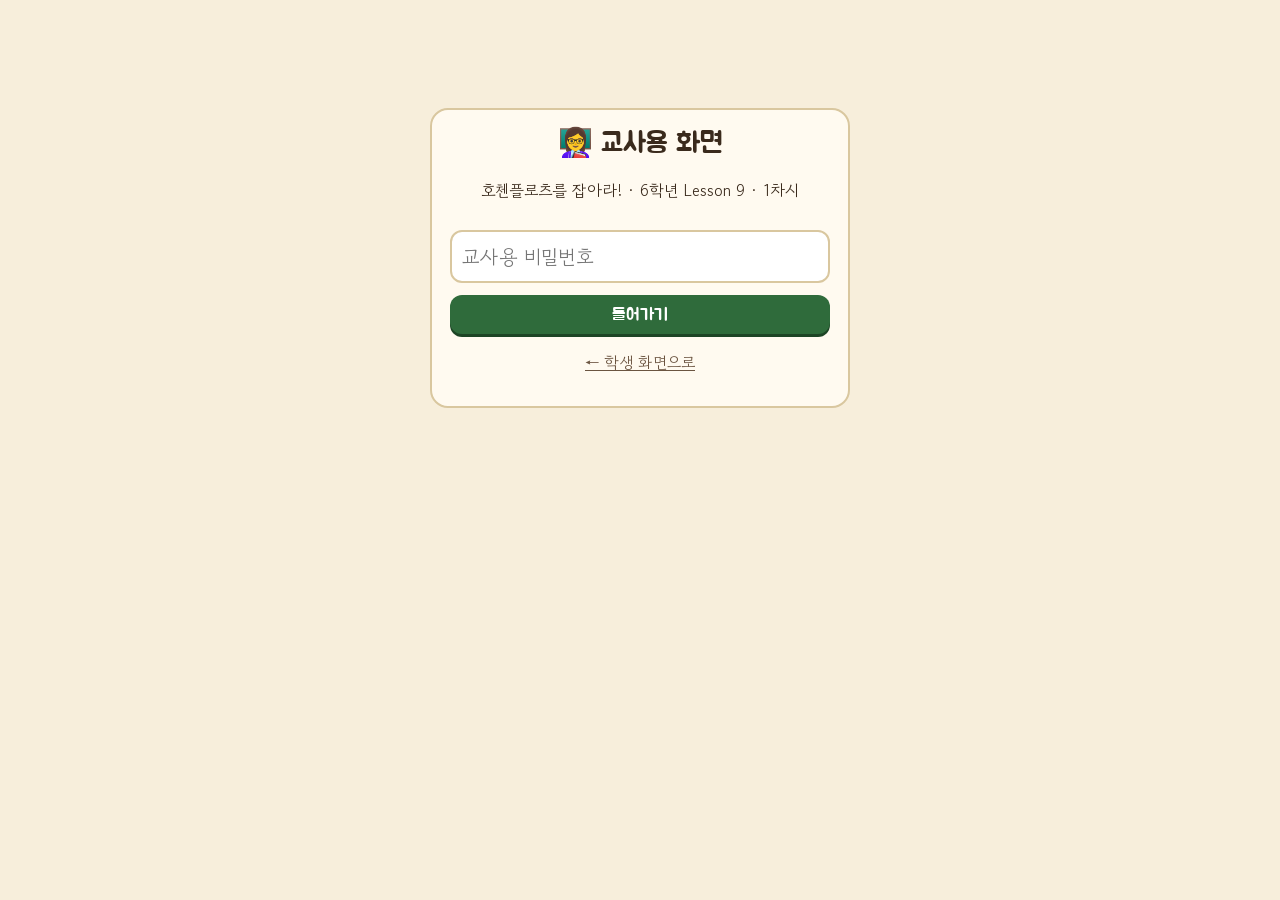
<file: teacher.html>
<!doctype html>
<html lang="ko">
<head>
<meta charset="utf-8">
<meta name="viewport" content="width=device-width, initial-scale=1">
<title>교사용 · 호첸플로츠를 잡아라</title>
<link rel="preconnect" href="https://fonts.googleapis.com">
<link rel="preconnect" href="https://fonts.gstatic.com" crossorigin>
<link href="https://fonts.googleapis.com/css2?family=Gowun+Dodum&family=Jua&family=Nunito:wght@700;800&display=swap" rel="stylesheet">
<style>
:root{--paper:#f7eedb;--paper2:#efe0bd;--card:#fffaf0;--ink:#3a2a1c;--ink2:#6b5440;--apple:#c63b2c;--leaf:#2f6b3b;--leaf2:#5c9a52;--gold:#e6a823;--line:#d9c79f;--ok:#2f8a4a;--no:#c63b2c}
*{box-sizing:border-box}
body{margin:0;font-family:'Gowun Dodum',sans-serif;color:var(--ink);background:var(--paper);font-size:16px}
button{font:inherit;cursor:pointer}
.en{font-family:'Nunito';font-weight:800}
.jua,h1,h2,h3{font-family:'Jua';font-weight:400;margin:0}
header{display:flex;align-items:center;gap:14px;padding:10px 20px;background:var(--leaf);color:#fff;position:sticky;top:0;z-index:10;flex-wrap:wrap}
header h1{font-size:22px}
.chip{background:rgba(255,255,255,.16);border-radius:999px;padding:3px 12px;font-size:14px;white-space:nowrap}
.sp{flex:1}
.btn{border:0;border-radius:12px;padding:9px 16px;font-family:'Jua';font-size:17px;background:var(--apple);color:#fff;box-shadow:0 3px 0 #8e2519}
.btn.green{background:var(--leaf);box-shadow:0 3px 0 #1d4425}
.btn.gold{background:var(--gold);color:var(--ink);box-shadow:0 3px 0 #a87508}
.btn.ghost{background:#fff;color:var(--ink);border:2px solid var(--line);box-shadow:none;font-size:15px;padding:6px 12px}
.btn[disabled]{opacity:.4;cursor:not-allowed}
a.btn{text-decoration:none;display:inline-block}
main{padding:16px 20px 60px;max-width:1500px;margin:0 auto}
.card{background:var(--card);border:2px solid var(--line);border-radius:18px;padding:16px 18px;margin-bottom:16px}
.card h2{font-size:21px;margin-bottom:10px}
.grid2{display:grid;grid-template-columns:1.6fr 1fr;gap:16px}
/* play1 */
.p1head{display:flex;align-items:center;gap:10px;flex-wrap:wrap;margin-bottom:12px}
.status{font-family:'Jua';font-size:18px;padding:4px 14px;border-radius:999px;background:var(--paper2)}
.caves{display:grid;grid-template-columns:repeat(4,1fr);gap:12px}
.cave{background:#2a2320;color:#fff;border-radius:16px 16px 8px 8px;padding:10px;text-align:center;border:4px solid #6d5a49;position:relative}
.cave .num{font-family:'Jua';font-size:22px;background:var(--gold);color:var(--ink);width:36px;height:36px;border-radius:50%;display:inline-grid;place-items:center}
.cave .pe{font-size:44px;line-height:1.2}
.cave .lbl{font-family:'Nunito';font-weight:800}
.cave .cnt{font-family:'Jua';font-size:18px;color:#ffe9a8;margin-top:4px}
.cave .who{font-size:13px;color:#d9ccb6;min-height:18px}
.cave.hit{border-color:#7fe08f;box-shadow:0 0 0 6px rgba(127,224,143,.4)}
.cave.dim{opacity:.4}
.answer{margin-top:12px;text-align:center;font-size:26px;background:#2a2320;color:#ffe9a8;border-radius:14px;padding:10px}
.p1stats{display:flex;gap:10px;flex-wrap:wrap;margin-top:10px}
.p1stats span{background:var(--paper2);border-radius:10px;padding:4px 10px}
/* top wrong */
.wrong{display:flex;flex-direction:column;gap:8px}
.wrong .w{display:flex;justify-content:space-between;gap:10px;background:#fbe9e6;border-radius:12px;padding:8px 12px}
.wrong .w b{color:var(--apple);font-family:'Jua';font-size:18px;white-space:nowrap}
.dist{display:flex;gap:6px;flex-wrap:wrap;margin-top:10px}
.dist span{background:var(--paper2);border-radius:10px;padding:4px 10px;font-size:14px}
/* table */
.tblwrap{overflow:auto}
table{border-collapse:separate;border-spacing:0;font-size:14px;min-width:100%}
th,td{border-bottom:1px solid var(--line);padding:4px 5px;text-align:center;white-space:nowrap}
thead th{position:sticky;top:0;background:var(--card);z-index:2}
th.g{font-family:'Jua';font-weight:400;font-size:14px;color:var(--leaf);border-bottom:2px solid var(--leaf2)}
td.num{font-family:'Jua';font-size:17px;position:sticky;left:0;background:var(--card)}
td.num .nm{font-size:14px;color:var(--ink2);white-space:nowrap;margin-top:2px}
td.c{min-width:38px;cursor:pointer;border-radius:6px}
td.c.ok{background:#dff1df}
td.c.re{background:#fff1c9}
td.c.bad{background:#fbd9d3}
td.c.skip{background:#e6e0d6;color:#7a6c5c}
.stg{font-family:'Jua';font-size:13px;background:var(--paper2);border-radius:8px;padding:2px 8px}
.stg.s7{background:#dff1df}
tr.idle td.num{color:#b0a08a}
.legend{display:flex;gap:12px;flex-wrap:wrap;font-size:13px;color:var(--ink2);margin-bottom:8px}
.legend i{display:inline-block;width:14px;height:14px;border-radius:4px;vertical-align:-2px;margin-right:3px}
#pop{position:fixed;z-index:30;background:#3a2a1c;color:#fff;border-radius:12px;padding:10px 14px;max-width:340px;font-size:14px;display:none}
/* login */
.login{max-width:420px;margin:12vh auto;text-align:center}
.login input{font:inherit;font-size:20px;padding:10px;border:2px solid var(--line);border-radius:12px;width:100%;margin:12px 0}
/* big screen */
body.big header,body.big .notbig{display:none}
body.big main{max-width:none}
body.big .p1card{min-height:96vh;margin:0}
body.big .grid2{grid-template-columns:1fr}
body.big .caves{gap:24px}
body.big .cave .pe{font-size:90px}
body.big .cave .lbl{font-size:24px}
body.big .cave .cnt{font-size:26px}
body.big .answer{font-size:46px}
body.big .p1title{font-size:34px}
@media(max-width:1000px){.grid2{grid-template-columns:1fr}}
</style>
</head>
<body>
<div id="login" class="login card">
  <h1 class="jua" style="font-size:28px">👩‍🏫 교사용 화면</h1>
  <p>호첸플로츠를 잡아라! · 6학년 Lesson 9 · 1차시</p>
  <input id="pw" type="password" placeholder="교사용 비밀번호">
  <button class="btn green" id="loginBtn" style="width:100%">들어가기</button>
  <p id="loginMsg" style="color:var(--apple)"></p>
  <p><a href="./" style="color:var(--ink2)">← 학생 화면으로</a></p>
</div>

<div id="appT" style="display:none">
<header>
  <h1>👩‍🏫 호첸플로츠를 잡아라! · 교사용</h1>
  <span class="chip" id="cJoined">접속 0명</span>
  <span class="chip" id="cDone">완료 0명</span>
  <span class="sp"></span>
  <span class="chip" id="cTime">-</span>
  <a class="btn ghost" id="studentLink" href="./" target="_blank" rel="noopener" title="학생 화면을 새 탭으로 열어요">👧 학생 화면</a>
  <button class="btn ghost" id="resetBtn">🗑 기록 초기화</button>
</header>
<main>
  <div class="grid2">
    <section class="card p1card">
      <div class="p1head">
        <h2 class="p1title" style="margin:0">⑤ Play 1 · 네 갈래 동굴</h2>
        <span class="status" id="p1Status">대기</span>
        <span class="sp" style="flex:1"></span>
        <button class="btn green" id="bNew">▶ 새 라운드</button>
        <button class="btn gold" id="bDraw">✉️ 봉투 뽑기</button>
        <button class="btn ghost" id="bHz">🔊 대답 다시</button>
        <button class="btn ghost" id="bEnd">🏁 게임 끝내기</button>
        <button class="btn ghost" id="bBgm">🎵 동굴 음악</button>
        <button class="btn ghost" id="bBig">🖥 크게 보기</button>
      </div>
      <div id="p1Body"></div>
    </section>
    <section class="card notbig">
      <h2>🚩 많이 틀린 문항 (첫 시도 기준)</h2>
      <div class="wrong" id="wrongBox"></div>
      <h2 style="margin-top:16px">🗺️ 관문별 인원</h2>
      <div class="dist" id="distBox"></div>
    </section>
  </div>
  <section class="card notbig">
    <h2>📋 학생별 풀이 현황</h2>
    <div class="legend">
      <span><i style="background:#dff1df"></i>✅ 한 번에 정답</span>
      <span><i style="background:#fff1c9"></i>🔁n 여러 번 만에 정답</span>
      <span><i style="background:#fbd9d3"></i>❌n 아직 못 맞힘(틀린 횟수)</span>
      <span><i style="background:#e6e0d6"></i>⏭ 건너뜀</span>
      <span>💡 힌트 사용 · 🎤 칸을 누르면 인식된 문장이 보여요</span>
    </div>
    <div class="tblwrap"><table id="tbl"></table></div>
  </section>
</main>
</div>
<div id="pop"></div>
<script src="api.js?v=5"></script>
<script>
const $ = s => document.querySelector(s);
let PW = sessionStorage.getItem('hz_pw') || '';
let D = null, lastRevealKey = '';

async function tapi(p) { return api(Object.assign({ pw: PW }, p)); }

async function login() {
  PW = $('#pw').value.trim();
  const r = await tapi({ action: 'dash' }).catch(() => null);
  if (!r) { $('#loginMsg').textContent = '서버에 연결하지 못했어요. api.js 의 주소를 확인하세요.'; return; }
  if (r.ok === false) { $('#loginMsg').textContent = '비밀번호가 맞지 않아요.'; return; }
  sessionStorage.setItem('hz_pw', PW);
  start(r.dash);
}
$('#loginBtn').onclick = login;
$('#pw').onkeydown = e => { if (e.key === 'Enter') login(); };

function start(d) {
  $('#login').style.display = 'none'; $('#appT').style.display = '';
  lastRevealKey = d && d.p1 && d.p1.status === 'revealed' ? d.p1.round + '' : '';
  if (d) draw(d);
  loop();
}
async function loop() {
  try {
    const r = await tapi({ action: 'dash' });
    if (r && r.ok) draw(r.dash);
  } catch (e) {}
  setTimeout(loop, D && D.p1 && (D.p1.status === 'choosing' || D.p1.status === 'revealed') ? 2500 : 4000);
}

/* ---------- Play 1 조종 ---------- */
const hzAnswer = p1 => p1.drawn >= 0 ? `I'm going to ${PLAN[p1.cards[p1.drawn]].phrase}.` : '';
function speakReveal(p1, dramatic) {
  const ans = hzAnswer(p1);
  if (!ans) return;
  if (!dramatic) return Voice.say(ans, CAST.Hotz);
  Sfx.play('envelope');
  setTimeout(() => Sfx.play('drumroll'), 600);
  setTimeout(() => Voice.say(ans, CAST.Hotz), 2900);
}
async function p1Act(action) {
  if (action === 'p1end' && !confirm('동굴 게임을 끝낼까요? 학생들은 다음 관문(⑥)으로 넘어가요.')) return;
  const r = await tapi({ action });
  if (r && r.ok === false && r.error) alert(r.error);
  if (r && r.p1) {
    D = D || {};
    D.p1 = r.p1;
    if (action === 'p1new') { D.cur = { choices: {}, asked: {}, caught: {} }; Sfx.play('footstep'); }
    if (action === 'p1draw' && r.p1.status === 'revealed') { lastRevealKey = r.p1.round + ''; speakReveal(r.p1, true); }
    drawP1();
  }
}
$('#bNew').onclick = () => p1Act('p1new');
$('#bDraw').onclick = () => p1Act('p1draw');
$('#bEnd').onclick = () => p1Act('p1end');
$('#bHz').onclick = () => D && speakReveal(D.p1);
$('#bBgm').onclick = () => {
  if (!Bgm.on || !Bgm.el || Bgm.el.paused) { if (!Bgm.on) Bgm.toggle(); Bgm.vol = 0.25; Bgm.play('bgm_cave.mp3'); Bgm.resume();
    setTimeout(() => { if (Sfx.missing['bgm_cave.mp3']) alert('assets/sfx/bgm_cave.mp3 파일이 아직 없어요.'); }, 800);
    $('#bBgm').textContent = '🔇 음악 끄기'; }
  else { Bgm.el.pause(); $('#bBgm').textContent = '🎵 동굴 음악'; }
};
$('#bBig').onclick = () => { document.body.classList.toggle('big'); $('#bBig').textContent = document.body.classList.contains('big') ? '↩ 작게 보기' : '🖥 크게 보기'; };
$('#resetBtn').onclick = async () => {
  if (!confirm('모든 학생 기록과 Play 1 상태를 지울까요? (되돌릴 수 없어요)')) return;
  if (!confirm('정말 지울까요? 다른 반 수업을 시작할 때만 지우세요.')) return;
  await tapi({ action: 'reset' });
  alert('초기화했어요. 학생들은 화면을 새로고침한 뒤 번호를 다시 고르면 돼요.\n(같은 크롬북을 쓰는 다음 반 학생은 화면 아래 번호를 새로 고르면 됩니다)');
};

function drawP1() {
  const p1 = D.p1, cur = D.cur || { choices: {}, asked: {}, caught: {} };
  const label = { idle: '⏸ 대기 중', choosing: `🕳️ 라운드 ${p1.round} · 학생들이 동굴 고르는 중`, revealed: `✉️ 라운드 ${p1.round} · 공개!`, ended: '🏁 게임 끝 (학생들 ⑥ 관문 진행)' }[p1.status] || p1.status;
  $('#p1Status').textContent = label;
  $('#bDraw').disabled = p1.status !== 'choosing';
  $('#bHz').disabled = p1.status !== 'revealed';
  const body = $('#p1Body');
  if (!p1.cards || !p1.cards.length || p1.status === 'idle' && !p1.round) {
    body.innerHTML = `<p>학생들이 ④ 금고까지 풀고 ⑤ 동굴 앞에서 기다리면 <b>▶ 새 라운드</b>를 눌러 시작하세요.</p>
      <ol><li>새 라운드 → 학생 화면에 동굴 4개가 나타나요.</li><li>학생은 동굴을 고르고 🎤 <span class="en">What are you going to do this weekend?</span> 라고 물어요 (음성 자동 채점).</li>
      <li>✉️ 봉투 뽑기 → 호첸플로츠가 TV와 학생 이어폰에서 대답해요.</li><li>그 동굴을 고른 학생은 대답을 따라 말해 ⭐를 얻어요.</li>
      <li>원하는 만큼 라운드를 반복한 뒤 🏁 게임 끝내기를 누르면 학생들이 ⑥ 관문으로 넘어가요.</li></ol>
      <p style="color:var(--ink2)">※ Play 1을 하지 않고 넘어가려면 🏁 게임 끝내기만 눌러도 돼요.</p>`;
    return;
  }
  const by = [[], [], [], []];
  Object.keys(cur.choices).forEach(n => { const c = cur.choices[n]; if (by[c]) by[c].push(Number(n)); });
  const revealed = p1.status === 'revealed' || (p1.status === 'ended' && p1.drawn >= 0);
  const asked = Object.values(cur.asked).filter(Boolean).length;
  const caught = Object.values(cur.caught).filter(Boolean).length;
  const chosen = Object.keys(cur.choices).length;
  body.innerHTML = `<div class="caves">${p1.cards.map((id, i) => {
      const p = PLAN[id]; const cls = revealed ? (i === p1.drawn ? 'hit' : 'dim') : '';
      return `<div class="cave ${cls}"><span class="num">${i + 1}</span><div class="pe">${p.emoji}${p.sub}</div>
        <div class="lbl">${p.phrase}</div><div class="cnt">👥 ${by[i].length}명</div>
        <div class="who notbig">${by[i].sort((a, b) => a - b).map(n => (cur.caught[n] ? '⭐' : '') + n).join(', ')}</div></div>`;
    }).join('')}</div>
    ${revealed ? `<div class="answer"><img src="assets/img/thief.jpg" alt="" style="height:1.9em;vertical-align:middle;border-radius:8px;margin-right:10px"><span class="en">${esc(hzAnswer(p1))}</span></div>` : ''}
    <div class="p1stats notbig"><span>동굴 고른 학생 ${chosen}명</span><span>🎤 묻기 통과 ${asked}명</span>${revealed ? `<span>⭐ 붙잡은 학생 ${caught}명</span>` : ''}</div>`;
}

/* ---------- 대시보드 ---------- */
function cellOf(it) {
  if (!it) return { cls: '', txt: '·' };
  const h = it.hint ? '💡' : '';
  if (it.skip && !it.ok) return { cls: 'skip', txt: '⏭' + h };
  if (it.ok && it.first) return { cls: 'ok', txt: '✅' + h };
  if (it.ok) return { cls: 're', txt: '🔁' + it.n + h };
  return { cls: 'bad', txt: '❌' + it.n + h };
}
function ago(ms) {
  if (!ms) return '-';
  const s = Math.max(0, Math.round((D.now - ms) / 1000));
  return s < 60 ? s + '초 전' : Math.round(s / 60) + '분 전';
}
function draw(d) {
  D = d;
  // 공개 순간 TV에서 자동 재생 (다른 기기에서 뽑았을 때 대비)
  if (d.p1.status === 'revealed' && lastRevealKey !== d.p1.round + '') { lastRevealKey = d.p1.round + ''; speakReveal(d.p1, true); }
  drawP1();
  const nums = Object.keys(d.students).map(Number).sort((a, b) => a - b);
  $('#cJoined').textContent = `접속 ${nums.length}명`;
  $('#cDone').textContent = `완료 ${nums.filter(n => d.students[n].stage >= 7).length}명`;
  $('#cTime').textContent = '갱신 ' + new Date().toLocaleTimeString('ko-KR');

  // 많이 틀린 문항
  const top = Object.keys(d.wrong).sort((a, b) => d.wrong[b] - d.wrong[a]).slice(0, 3);
  $('#wrongBox').innerHTML = top.length ? top.map(q => {
    const it = ITEMS.find(x => x.qid === q) || { group: '', title: q };
    return `<div class="w"><span>${it.group} · ${esc(it.title)}</span><b>${d.wrong[q]}명</b></div>`;
  }).join('') : '<p style="color:var(--ink2)">아직 없어요.</p>';

  // 관문 분포
  const dist = {};
  nums.forEach(n => { const s = d.students[n].stage; dist[s] = (dist[s] || 0) + 1; });
  $('#distBox').innerHTML = STAGE_NAMES.map((nm, i) => `<span>${nm} <b>${dist[i] || 0}</b></span>`).join('');

  // 표
  const groups = [];
  ITEMS.forEach(it => { const g = groups[groups.length - 1]; if (g && g.name === it.group) g.n++; else groups.push({ name: it.group, n: 1 }); });
  let html = `<thead><tr><th rowspan="2">번호·이름</th><th rowspan="2">지금 관문</th>${groups.map(g => `<th class="g" colspan="${g.n}">${g.name}</th>`).join('')}
    <th class="g" colspan="2">⑤ 동굴</th><th rowspan="2">자기<br>평가</th><th rowspan="2">마지막<br>활동</th></tr>
    <tr>${ITEMS.map(it => `<th title="${esc(it.title)}">${it.label}</th>`).join('')}<th title="동굴에서 붙잡은 횟수">⭐</th><th title="묻기 말하기 통과 횟수">🎤</th></tr></thead><tbody>`;
  nums.forEach(n => {
    const st = d.students[n], items = d.items[n] || {};
    const idle = D.now - st.updated > 5 * 60 * 1000 && st.stage < 7;
    html += `<tr class="${idle ? 'idle' : ''}"><td class="num">${n}${items.NAME && items.NAME.said ? `<div class="nm">${esc(items.NAME.said)}</div>` : ''}</td><td><span class="stg s${st.stage}">${STAGE_NAMES[st.stage] || st.stage}</span></td>`;
    ITEMS.forEach(it => {
      const c = cellOf(items[it.qid]);
      const said = items[it.qid] && items[it.qid].said ? items[it.qid].said : '';
      html += `<td class="c ${c.cls}" data-n="${n}" data-q="${it.qid}" title="${esc(it.title + (said ? ' · ' + said : ''))}">${c.txt}</td>`;
    });
    html += `<td>${d.stars[n] || ''}</td><td>${d.asks[n] || ''}</td><td>${st.stars ? '🍎'.repeat(st.stars) : ''}</td><td>${ago(st.updated)}</td></tr>`;
  });
  html += '</tbody>';
  if (!nums.length) html = '<tr><td style="padding:20px">아직 접속한 학생이 없어요. 학생들에게 주소를 알려 주세요.</td></tr>';
  $('#tbl').innerHTML = html;
  $('#tbl').querySelectorAll('td.c').forEach(td => td.onclick = e => showPop(e, td.dataset.n, td.dataset.q));
}
function showPop(e, n, q) {
  const it = (D.items[n] || {})[q], meta = ITEMS.find(x => x.qid === q);
  const pop = $('#pop');
  pop.innerHTML = `<b>${n}번 · ${esc(meta.group)}</b><br>${esc(meta.title)}<br>` + (it ?
    `시도 ${it.n}번 · ${it.ok ? '정답' : it.skip ? '건너뜀' : '아직 오답'}${it.first ? ' (한 번에!)' : ''}${it.hint ? ' · 힌트 사용' : ''}` +
    (it.said ? `<br>최근 응답: <span class="en">${esc(it.said)}</span>` : '') : '아직 풀지 않았어요.');
  pop.style.display = 'block';
  pop.style.left = Math.min(e.clientX + 10, innerWidth - 360) + 'px';
  pop.style.top = (e.clientY + 12) + 'px';
}
document.addEventListener('click', e => { if (!e.target.closest('td.c')) $('#pop').style.display = 'none'; });

if (DEMO) { $('#pw').placeholder = '데모 모드: 아무 값이나 입력'; }
if (PW) login.call(null, $('#pw').value = PW);
</script>
</body>
</html>
</file>
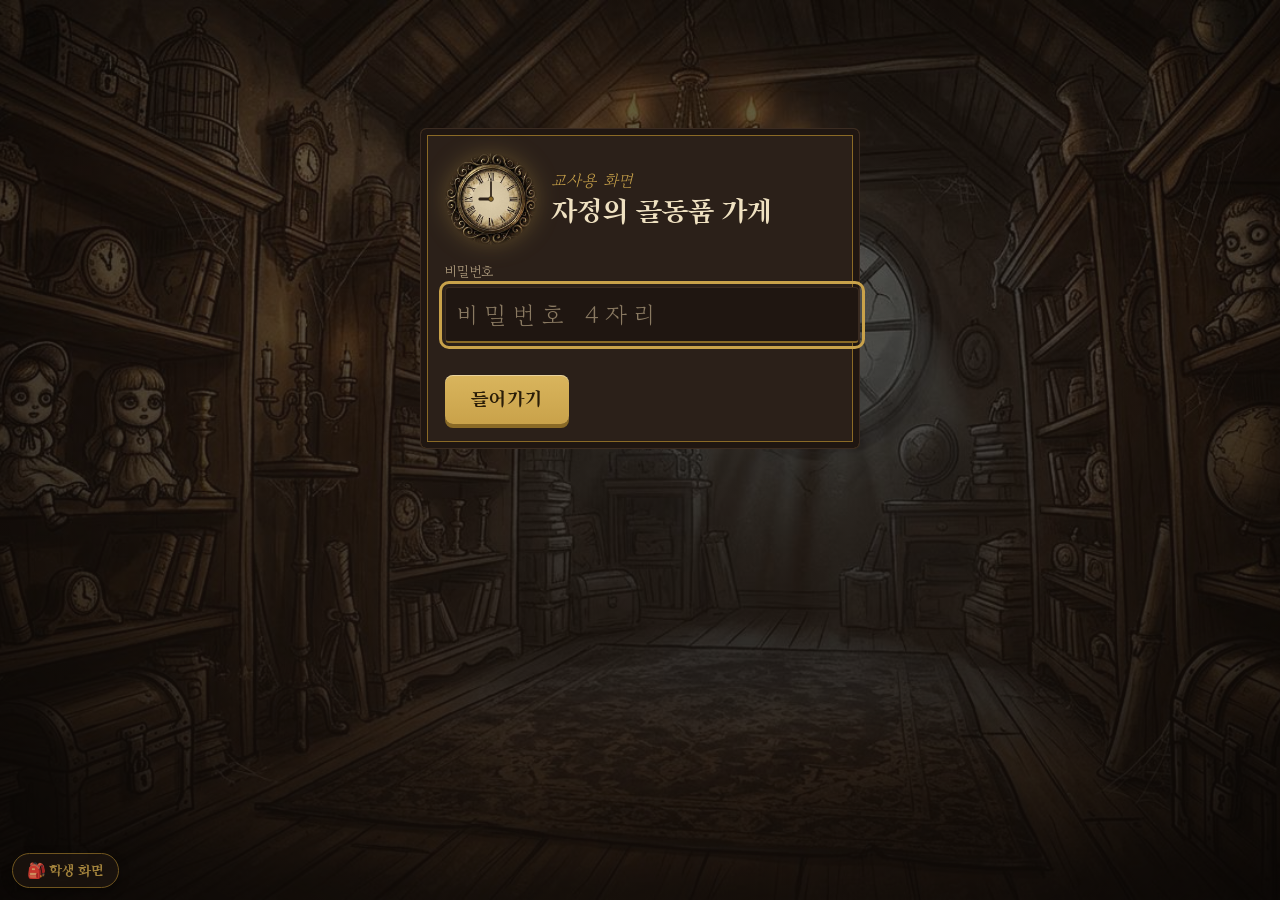
<file: midnight/teacher.html>
<!doctype html>
<html lang="ko">
<head>
<meta charset="utf-8">
<meta name="viewport" content="width=device-width,initial-scale=1,viewport-fit=cover">
<title>자정의 골동품 가게 · 교사용</title>
<link rel="preconnect" href="https://fonts.googleapis.com">
<link rel="stylesheet" href="https://fonts.googleapis.com/css2?family=Song+Myung&family=Gowun+Batang:wght@400;700&family=IM+Fell+English:ital@0;1&display=swap">
<style>:root{color-scheme:dark}body{margin:0;font:14px system-ui,sans-serif}img{max-width:100%}[hidden]{display:none!important}</style>
<link rel="stylesheet" href="style.css">
<link rel="stylesheet" href="group.css">
</head>
<body class="tpage">
<div class="wrap" id="app"><p class="loading">불러오는 중이에요…</p></div>
<a class="quicklink" href="./" target="_blank" rel="noopener">🎒 학생 화면</a>
<script src="common.js"></script>
<script>
/* =====================================================================
 *  교사용 화면 — 모둠 수 정하기, 가게 문 열고 닫기, 모둠별 상황 살펴보기, 문제 세트 관리
 * ===================================================================== */
const app = document.getElementById('app');
const LS_PW = 'midnight-group.pw';
let PW = (() => { try { return sessionStorage.getItem(LS_PW) || ''; } catch (e) { return ''; } })();
let D = null;            // 대시보드 자료
let view = 'login';      // login · main · big · sets · edit
let prev = {};           // 이전 모둠 점수 (애니메이션)
let lastOk = 0, saving = '', confirmReset = false, openGroup = null;
let SETS = [], ACTIVE_ID = 'default', T = null;

async function call(p) {
  const r = await api(Object.assign({ pw: PW }, p), 3);
  if (r && r.error === 'pw') { view = 'login'; PW = ''; render(); throw new Error('pw'); }
  return r;
}
let refreshing = false;
async function refresh() {
  if (view === 'login' || view === 'edit' || refreshing) return;
  refreshing = true;
  const t0 = Date.now();
  try {
    const r = await call({ action: 'dash' });
    if (r && r.ok && t0 > lastWrite) { take(r); lastOk = Date.now(); paint(); }
  } catch (e) { const s = document.getElementById('sync'); if (s) { s.textContent = '연결이 잠깐 끊겼어요'; s.classList.add('err'); } }
  refreshing = false;
}
let pendingOpen = null, lastWrite = 0;
/* ---------- 자정 타이머 ---------- */
let tskew = 0, autoClosing = false, tMin = Number(lsGet('mid_tmin')) || 10;
const tEnd = () => Timer.end(D), tLeft = () => tEnd() ? tEnd() - (Date.now() + tskew) : null;
const tRunning = () => D && D.open === 'open' && tLeft() != null && tLeft() > 0;
function tProg() { const d = Timer.dur(D); return tRunning() && d ? 1 - tLeft() / (d * 60000) : null; }
function take(r) {
  if (pendingOpen) r.open = pendingOpen;
  const old = D; D = r; tskew = (Number(r.now) || Date.now()) - Date.now();
  D._d = {};
  if (old && old.sid === r.sid) r.totals.forEach((v, i) => { const d = v - (old.totals[i] || 0); if (d) D._d[i] = d; });
  if (!old || old.sid !== r.sid) tieNote = '';
  settleTie();
}

/* ---------- 1등은 한 모둠만 ----------
 * 점수가 같으면 ① 모둠 정답 수가 많은 쪽 ② 정답률이 높은 쪽 ③ 그래도 같으면 제비뽑기 순으로 순위를 정해요.
 * 가게 문을 닫았을 때(자정) 1등이 동점이면, 위 순서로 이긴 모둠에 1점을 더해 1등을 한 모둠으로 확정해요. */
let tieNote = '', breaking = false;
function teamRight(g) { return D.students.filter(s => s.g === g).reduce((a, s) => a + s.right, 0); }
function order() {
  return D.totals.map((s, i) => ({ s, i, r: teamRight(i), acc: groupStats(i).acc || 0 }))
    .sort((a, b) => b.s - a.s || b.r - a.r || b.acc - a.acc || a.i - b.i);
}
async function settleTie() {
  if (breaking || !D || D.open !== 'closed' || !D.students) return;
  const o = order();
  if (o.length < 2 || o[0].s <= 0 || o[1].s !== o[0].s) return;
  const tied = o.filter(x => x.s === o[0].s);
  let w = tied[0], why;
  if (tied[1].r !== w.r) why = `정답을 더 많이 맞혀서(${w.r}개)`;
  else if (tied[1].acc !== w.acc) why = '정답률이 더 높아서';
  else { const same = tied.filter(x => x.r === w.r && x.acc === w.acc); w = same[Math.floor(Math.random() * same.length)]; why = '제비뽑기로'; }
  breaking = true;
  try {
    const r = await call({ action: 'adjust', group: w.i, delta: 1 });
    if (r && r.ok) {
      lastWrite = Date.now();
      tieNote = `${tied.map(x => D.names[x.i]).join(' · ')} 동점! ${D.names[w.i]}이(가) ${why} +1점, 1등이 되었어요.`;
      saving = tieNote; breaking = false; take(r); paint(); return;
    }
  } catch (e) {}
  breaking = false;
}

/* ---------- 계산 ---------- */
function setSize() {
  if (D.setId === 'default') return DEFAULT_SET.questions.length;
  const s = SETS.find(x => x.id === D.setId); return s ? s.questions.length : (D.limit || 20);
}
const lim = () => D.limit ? Math.min(D.limit, setSize()) : setSize();
const endless = () => true;
function groupStats(g) {
  const m = D.students.filter(s => s.g === g), L = lim();
  const q = m.reduce((a, s) => a + Math.min(s.qi, L), 0), qa = m.reduce((a, s) => a + s.qi, 0), r = m.reduce((a, s) => a + s.right, 0);
  return { m, prog: m.length ? q / (m.length * L) : 0, acc: qa ? r / qa : null, done: m.filter(s => s.done || (!endless() && s.qi >= L)).length };
}
function ago(t) { if (!t) return ''; const s = Math.round((D.now - t) / 1000); return s < 60 ? `${Math.max(s, 0)}초 전` : `${Math.floor(s / 60)}분 전`; }

/* ---------- 화면 조각 ---------- */
function loginView() {
  return `<section class="tpanel login"><div class="brand">${clockSVG(0)}<div><small>교사용 화면</small><h1>자정의 골동품 가게</h1></div></div>
   <label class="fld" for="pw">비밀번호<input id="pw" type="password" inputmode="numeric" autocomplete="current-password" placeholder="비밀번호 4자리"></label>
   <p class="tmsg err" id="pwmsg" role="status">${esc(saving)}</p>
   <div><button class="btn" data-act="login">들어가기</button></div></section>`;
}
function topBar() {
  const all = D.students.length, L = lim();
  const prog = all ? D.students.reduce((a, s) => a + Math.min(s.qi, L), 0) / (all * L) : 0;
  return `<header class="top"><div class="brand">${clockSVG(D.open === 'closed' ? 1 : tProg() != null ? tProg() : prog)}<div><small>교사용 화면 · ${esc(D.setTitle || DEFAULT_SET.title)}</small><h1>자정의 골동품 가게</h1></div></div>
   <div class="toolbar"><span class="sync" id="sync" role="status">방금 갱신</span>
    <button class="btn ghost" data-act="big">점수판 크게 보기</button></div></header>`;
}
function controls() {
  const n = D.n;
  const states = [['wait', '준비 중', '학생들이 모둠을 고르고 기다려요'], ['open', '가게 문 열기', '각자 문제를 풀기 시작해요'], ['closed', '자정 (끝)', '풀이를 멈추고 순위를 보여 줘요']];
  const lims = [5, 10, 15, 20, 25, 30, 40].filter(v => v < setSize()).concat([0]);
  return `<section class="tpanel ctl">
   <div class="thead"><h2>가게 운영</h2><span class="tmsg ${saving.startsWith('!') ? 'err' : ''}" role="status">${esc(saving.replace(/^!/, ''))}</span></div>
   <div class="ctlrow"><span class="lab">가게 상태</span><div class="states" role="group" aria-label="가게 상태">${states.map(([k, t, d]) => `<button data-act="open" data-v="${k}" aria-pressed="${D.open === k}" class="st-${k}"><b>${t}</b><small>${d}</small></button>`).join('')}</div></div>
   <div class="ctlgrid">
    <div class="ctlrow"><span class="lab">모둠 수</span><div class="count-row" role="group" aria-label="모둠 수">${[2, 3, 4, 5, 6, 7, 8].map(k => `<button data-act="n" data-n="${k}" aria-pressed="${n === k}">${k}</button>`).join('')}</div>
     ${D.students.some(s => s.g >= n) ? `<p class="tnote warn">줄인 모둠에 들어가 있던 학생은 모둠을 다시 골라야 해요.</p>` : ''}</div>
    <div class="ctlrow"><span class="lab">자정 타이머</span>
     ${tRunning() ? `<div class="timerbox"><b id="tcount" class="tcount">${Timer.fmt(tLeft())}</b><span>뒤에 자정이 돼요</span>
       <div class="trow"><button class="btn ghost small" data-act="tadd" data-d="-1">−1분</button><button class="btn ghost small" data-act="tadd" data-d="1">+1분</button><button class="btn ghost small" data-act="tadd" data-d="5">+5분</button><button class="btn ghost small" data-act="toff">타이머 끄기</button></div></div>`
     : `<div class="timerbox"><div class="trow"><select class="sel" data-act-change="tmin" aria-label="타이머 시간">${[3, 5, 7, 10, 12, 15, 20, 25, 30, 40].map(v => `<option value="${v}" ${v === tMin ? 'selected' : ''}>${v}분</option>`).join('')}</select>
       <button class="btn small" data-act="tstart">${D.open === 'open' ? '타이머 시작' : '가게 문 열고 타이머 시작'}</button></div></div>`}
     <small class="hint">시간이 다 되면 자동으로 자정이 되고, 학생 화면에도 자정 시계와 순위가 떠요. 질문은 끝없이 나오고, 두 바퀴째부터는 새로 만든 변형 문제가 섞여요.</small></div>
   </div>
   <div class="ctlrow"><span class="lab">모둠 이름</span><div class="names">${Array.from({ length: n }, (_, i) => `<label for="gn${i}"><span><span style="color:${TEAMC[i]}">◆</span> ${i + 1}번 모둠</span><input id="gn${i}" data-gn="${i}" value="${esc(D.allNames[i])}" maxlength="12"></label>`).join('')}</div>
    <div><button class="btn ghost small" data-act="names">모둠 이름 저장</button></div></div>
   <div class="ctlrow"><span class="lab">오늘의 문제</span><div class="setpick"><span><b>${esc(D.setTitle || DEFAULT_SET.title)}</b> · ${setSize()}문제</span><button class="btn ghost small" data-act="t-open">문제 세트 바꾸기 · 만들기</button></div></div>
   <div class="ctlrow resetrow"><button class="btn ghost danger" data-act="reset">${confirmReset ? '한 번 더 누르면 모든 점수와 학생 기록을 지우고 새로 시작해요' : '새 수업 시작 (점수·학생 초기화)'}</button>
    <small class="hint">다른 반 수업을 시작할 때 눌러요. 구글 시트의 「기록」 탭에는 지난 기록이 남아 있어요.</small></div>
  </section>`;
}
function groupCard(g) {
  const st = groupStats(g), L = lim(), sc = D.totals[g], d = D._d[g] || 0;
  const rank = order().findIndex(x => x.i === g) + 1;
  const rows = st.m.slice().sort((a, b) => a.name.localeCompare(b.name, 'ko', { numeric: true })).map(s => {
    const qi = Math.min(s.qi, L), done = s.done || (!endless() && s.qi >= L), idle = !done && D.open === 'open' && D.now - s.updated > 120000;
    const acc = s.qi ? Math.round(s.right / s.qi * 100) : null, qlabel = `${s.qi}문제`;
    return `<li class="${done ? 'done' : idle ? 'idle' : ''}"><span class="sn" title="${esc(s.name)}">${esc(s.name)}</span>
      <span class="bar" aria-label="${qi}/${L}문제"><i style="width:${qi / L * 100}%"></i></span><span class="qn">${qlabel}</span>
      <span class="acc">${acc == null ? '–' : acc + '%'}</span><span class="pt ${s.pts < 0 ? 'neg' : ''}">${s.pts > 0 ? '+' : ''}${s.pts}</span>
      <span class="stt">${done ? '완료' : idle ? `멈춤 ${ago(s.updated)}` : D.open === 'open' ? '풀이 중' : '대기'}</span></li>`;
  }).join('');
  return `<article class="gcard" style="--gc:${TEAMC[g]}">
   <div class="ghead"><span class="gname"><span class="gdot"></span>${esc(D.names[g])}</span><span class="grank">${sc > 0 ? rank + '위' : ''}</span></div>
   <div class="gscore"><span class="num" data-sc data-from="${sc - d}" data-to="${sc}">${sc - d}</span><small>점</small>${D.shields[g] ? `<span class="sh" title="보호 부적">🧿${D.shields[g] > 1 ? '×' + D.shields[g] : ''}</span>` : ''}
    ${d ? `<span class="delta ${d > 0 ? 'up' : 'down'}">${d > 0 ? '+' : ''}${d}</span>` : ''}
    <span class="adj"><button class="btn ghost small" data-act="adj" data-g="${g}" data-d="-10" aria-label="${esc(D.names[g])} 10점 빼기">−10</button><button class="btn ghost small" data-act="adj" data-g="${g}" data-d="10" aria-label="${esc(D.names[g])} 10점 더하기">+10</button></span></div>
   <div class="gstats"><span>참가 <b>${st.m.length}</b>명</span><span>푼 문제 <b>${st.m.reduce((a, s) => a + s.qi, 0)}</b>개</span><span>정답률 <b>${st.acc == null ? '–' : Math.round(st.acc * 100) + '%'}</b></span></div>
   <div class="gprog"><i style="width:${st.prog * 100}%"></i></div>
   ${st.m.length ? `<ul class="members"><li class="mh"><span class="sn">이름</span><span class="bar">진행</span><span class="qn"></span><span class="acc">정답률</span><span class="pt">점수</span><span class="stt">상태</span></li>${rows}</ul>` : `<p class="empty">아직 들어온 학생이 없어요.</p>`}
  </article>`;
}
function feedList(n) {
  const f = (D.feed || []).slice(0, n);
  if (!f.length) return `<p class="empty">아직 열린 상자가 없어요.</p>`;
  return `<ol class="feed">${f.map(x => `<li><span class="ft">${new Date(x.t).toLocaleTimeString('ko-KR', { hour: '2-digit', minute: '2-digit' })}</span><span><span style="color:${TEAMC[x.g] || 'var(--brass)'}">◆</span> <b>${esc(x.who)}</b> ${esc(x.msg)}</span></li>`).join('')}</ol>`;
}
function monitor() {
  const all = D.students.length, L = lim();
  const done = D.students.filter(s => s.done || s.qi >= L).length;
  const lost = D.students.filter(s => s.g >= D.n);
  return `<section class="mon">
   <div class="monhead"><h2>모둠별 상황</h2><span>들어온 학생 <b>${all}</b>명 · 다 푼 학생 <b>${done}</b>명 · 한 사람당 <b>${L}</b>문제</span></div>
   <div class="gcards">${D.totals.map((_, g) => groupCard(g)).join('')}</div>
   ${lost.length ? `<p class="tnote warn">모둠을 다시 골라야 하는 학생: ${lost.map(s => esc(s.name)).join(', ')}</p>` : ''}
   <div class="sidecols">
    <section class="tpanel"><h3 class="tsub">가게 소식 <small>학생들이 연 상자 (최근 순)</small></h3>${feedList(25)}</section>
    <section class="tpanel"><h3 class="tsub">많이 틀린 질문 <small>틀린 비율이 높은 순</small></h3>${D.hard && D.hard.length ? `<ol class="hard">${D.hard.map(h => `<li><span>${esc(h.q)}</span><b>${h.wrong}/${h.n}명 오답</b></li>`).join('')}</ol>` : '<p class="empty">아직 틀린 질문이 없어요.</p>'}</section>
   </div></section>`;
}
function bigView() {
  const r = order(), top = Math.max(r[0].s, 1);
  return `<section class="bigboard"><div class="bbhead">${clockSVG(D.open === 'closed' ? 1 : tProg() != null ? tProg() : 0.5, 110)}<div><h1>${D.open === 'closed' ? '자정이 되었어요!' : '자정의 골동품 가게'}</h1><p>${D.open === 'closed' ? (tieNote ? esc(tieNote) : '오늘의 주인공 모둠은?') : D.open === 'open' ? (tRunning() ? `자정까지 <b id="bigcount" class="tcount">${Timer.fmt(tLeft())}</b>` : '시계가 자정을 치기 전에 상자를 열어요') : '곧 가게 문이 열려요'}</p></div>
   <button class="btn ghost" data-act="back">← 교사용 화면</button></div>
   <ol class="bars">${r.map((x, k) => `<li style="--gc:${TEAMC[x.i]}" class="${k === 0 && x.s > 0 ? 'first' : ''}"><span class="bn">${k + 1}. ${esc(D.names[x.i])}${D.shields[x.i] ? ' 🧿' : ''}</span><span class="bt"><i style="width:${Math.max(x.s / top * 100, 2)}%"></i></span><span class="bs" data-sc data-from="${x.s - (D._d[x.i] || 0)}" data-to="${x.s}">${x.s - (D._d[x.i] || 0)}</span></li>`).join('')}</ol>
   <div class="bbfeed">${feedList(4)}</div></section>`;
}

/* ---------- 그리기 ---------- */
function render() {
  if (view === 'login') { app.innerHTML = loginView(); setTimeout(() => { const p = document.getElementById('pw'); p && p.focus(); }, 30); return; }
  if (!D) { app.innerHTML = '<p class="loading">불러오는 중이에요…</p>'; return; }
  if (view === 'big') { app.innerHTML = bigView(); countUp(app); return; }
  if (view === 'sets' || view === 'edit') { app.innerHTML = topBar() + setsView(); return; }
  app.innerHTML = topBar() + `<div id="ctl">${controls()}</div><div id="mon">${monitor()}</div>`;
  countUp(app);
}
/* 주기적으로 바뀌는 부분만 다시 그림 (입력 중인 칸은 그대로 둠) */
function paint() {
  if (view === 'big') { app.innerHTML = bigView(); countUp(app); return; }
  if (view !== 'main') return;
  const mon = document.getElementById('mon'), ctl = document.getElementById('ctl');
  if (!mon) return render();
  mon.innerHTML = monitor(); countUp(mon);
  const typing = ctl && ctl.contains(document.activeElement) && document.activeElement.tagName === 'INPUT';
  if (!typing && ctl) ctl.innerHTML = controls();
  const s = document.getElementById('sync'); if (s) { s.textContent = '방금 갱신'; s.classList.remove('err'); }
  const brand = app.querySelector('header .clock'); if (brand) { const L = lim(), all = D.students.length; brand.outerHTML = clockSVG(D.open === 'closed' ? 1 : tProg() != null ? tProg() : all ? D.students.reduce((a, x) => a + Math.min(x.qi, L), 0) / (all * L) : 0); }
}

async function config(p, okMsg) {
  saving = '저장하는 중…'; paintCtl();
  try { const r = await call(Object.assign({ action: 'config' }, p)); if (r && r.ok) { pendingOpen = null; lastWrite = Date.now(); take(r); saving = okMsg; SFX.saved(); } else saving = '!저장하지 못했어요. 다시 눌러 주세요.'; }
  catch (e) { if (view !== 'login') saving = '!인터넷 연결을 확인하고 다시 눌러 주세요.'; }
  pendingOpen = null;
  if (view === 'main' || view === 'big') render();
}
function paintCtl() { const c = document.getElementById('ctl'); if (c) c.innerHTML = controls(); }

/* ---------- 문제 세트 관리 (서버에 저장 → 모든 학생에게 적용) ---------- */
async function loadSets() { try { const r = await call({ action: 'sets' }); if (r && r.ok) { SETS = r.sets.filter(x => Array.isArray(x.questions) && x.questions.length).sort((a, b) => (b.updatedAt || 0) - (a.updatedAt || 0)); ACTIVE_ID = r.active; } } catch (e) {} }
const allSets = () => [Object.assign({ builtin: true }, DEFAULT_SET), ...SETS];
const clone = o => JSON.parse(JSON.stringify(o));
function fmtDate(t) { const d = new Date(t); return `${d.getMonth() + 1}월 ${d.getDate()}일`; }
const newQ = () => ({ t: '', p: null, q: '', en: '', c: ['', '', '', ''], a: 0 });
function toDraft(s) { const d = clone(s); d.questions = d.questions.map(Q => ({ t: Q.t || '', p: Q.p || null, q: Q.q || '', en: Q.en || '', c: [0, 1, 2, 3].map(j => Q.c[j] || ''), a: Q.a || 0 })); d.passages = (d.passages || []).map(p => ({ id: p.id, title: p.title || '', lines: p.lines || [] })); delete d.builtin; return d; }

function setsView() {
  if (view === 'edit') return editor();
  return `<section class="tpanel"><div class="thead"><h2>문제 세트</h2><button class="btn ghost small" data-act="t-back">← 교사용 화면</button></div>
  <p class="tnote">여기서 고른 세트가 모든 학생 화면에 나와요. 이미 문제를 풀고 있는 학생은 지금 풀던 문제를 끝까지 풀어요.</p>
  ${T && T.msg ? `<p class="tmsg ${T.err ? 'err' : ''}">${esc(T.msg)}</p>` : ''}
  <div class="setlist">${allSets().map(s => `<div class="setcard ${s.id === ACTIVE_ID ? 'cur' : ''}">
    <div class="sinfo"><b>${esc(s.title || '이름 없는 세트')}</b><span>${s.questions.length}문제 · 지문 ${(s.passages || []).length}개${s.builtin ? ' · 기본 세트' : s.updatedAt ? ' · ' + fmtDate(s.updatedAt) + ' 저장' : ''}</span></div>
    <div class="sbtns">${s.id === ACTIVE_ID ? `<span class="using">지금 사용 중</span>` : `<button class="btn small" data-act="t-use" data-id="${s.id}">이 세트 쓰기</button>`}
     ${!s.builtin ? `<button class="btn ghost small" data-act="t-edit" data-id="${s.id}">편집</button>` : ''}
     <button class="btn ghost small" data-act="t-copy" data-id="${s.id}">복사해서 새로 만들기</button>
     ${!s.builtin ? `<button class="btn ghost small danger" data-act="t-del" data-id="${s.id}">${T && T.confirmDel === s.id ? '한 번 더 누르면 삭제돼요' : '삭제'}</button>` : ''}
    </div></div>`).join('')}</div>
  <div><button class="btn" data-act="t-new">+ 새 문제 세트 만들기</button></div></section>`;
}
function editor() {
  const d = T.draft;
  const popts = k => `<option value="">지문 없음</option>` + d.passages.map((p, i) => `<option value="${p.id}" ${k === p.id ? 'selected' : ''}>지문 ${i + 1}${p.title ? ': ' + esc(p.title) : ''}</option>`).join('');
  return `<section class="tpanel">
   <div class="thead"><h2>${d.id ? '문제 세트 편집' : '새 문제 세트'}</h2><button class="btn ghost small" data-act="t-cancel">${T.cancelArm ? '한 번 더 누르면 저장하지 않고 나가요' : '저장하지 않고 나가기'}</button></div>
   <label class="fld" for="t-title">세트 이름<input id="t-title" data-f="title" value="${esc(d.title || '')}" placeholder="예: Lesson 10 · 2차시 (교과서 134~135쪽)" maxlength="60"></label>
   <h3 class="tsub">지문<small>문제 옆에 함께 보여 줄 영어 글이에요. 한 줄에 한 문장씩 쓰면 그대로 읽어 줘요.</small></h3>
   <div class="plist">${d.passages.map((p, i) => `<div class="pcard"><div class="prow"><b>지문 ${i + 1}</b><input id="pt${i}" data-pf="title" data-i="${i}" value="${esc(p.title)}" placeholder="제목 (예: Our Camping Trip)"><button class="btn ghost small danger" data-act="t-pdel" data-i="${i}">지문 지우기</button></div>
     <textarea id="pl${i}" data-pf="lines" data-i="${i}" rows="4" placeholder="I like hiking in the forest.&#10;I'm going to go camping this weekend.">${esc(p.lines.join('\n'))}</textarea></div>`).join('')}</div>
   <div><button class="btn ghost small" data-act="t-padd">+ 지문 추가</button></div>
   <h3 class="tsub">문제 ${d.questions.length}개<small>보기 왼쪽 동그라미로 정답을 고르세요. 영어 문장에 ____ (밑줄 4개)를 쓰면 빈칸으로 보여요. 보기는 2~4개 쓰면 돼요.</small></h3>
   <div class="qlist">${d.questions.map((Q, i) => `<div class="qcard" id="qcard${i}"><div class="qtop"><b>${i + 1}</b>
      <input id="qt${i}" class="qtype" data-qf="t" data-i="${i}" value="${esc(Q.t)}" placeholder="유형 (예: 낱말 뜻)">
      <select id="qp${i}" data-qf="p" data-i="${i}" aria-label="${i + 1}번 문제와 함께 볼 지문">${popts(Q.p || '')}</select>
      <span class="qtools"><button class="btn ghost small" data-act="t-up" data-i="${i}" aria-label="${i + 1}번 위로">↑</button><button class="btn ghost small" data-act="t-down" data-i="${i}" aria-label="${i + 1}번 아래로">↓</button><button class="btn ghost small danger" data-act="t-qdel" data-i="${i}">삭제</button></span></div>
     <input id="qq${i}" data-qf="q" data-i="${i}" value="${esc(Q.q)}" placeholder="질문 (예: 남자아이는 누구와 캠핑을 가나요?)" aria-label="${i + 1}번 질문">
     <input id="qe${i}" class="en" data-qf="en" data-i="${i}" value="${esc(Q.en)}" placeholder="영어 문장 (선택) 예: We're going to ____ hamburgers." aria-label="${i + 1}번 영어 문장">
     <div class="copts">${[0, 1, 2, 3].map(j => `<label class="copt" for="qc${i}_${j}"><input type="radio" name="qa${i}" id="qa${i}_${j}" data-qa="${i}" value="${j}" ${Q.a === j ? 'checked' : ''} aria-label="보기 ${j + 1}을 정답으로"><input id="qc${i}_${j}" data-qc="${j}" data-i="${i}" value="${esc(Q.c[j])}" placeholder="보기 ${j + 1}${j > 1 ? ' (없어도 돼요)' : ''}"></label>`).join('')}</div>
   </div>`).join('')}</div>
   <div><button class="btn ghost" data-act="t-qadd">+ 문제 추가</button></div>
   <details class="bulk" ${T.bulkOpen ? 'open' : ''}><summary>구글 시트에서 한꺼번에 붙여넣기</summary>
    <p>시트에 아래 순서로 칸을 만들고, 표를 그대로 복사해 붙여넣으세요. 첫 줄의 제목 행은 있어도 괜찮아요. 지문 번호는 위에 만든 지문의 번호예요.</p>
    <code class="fmt">유형 → 질문 → 영어 문장 → 보기1 → 보기2 → 보기3 → 보기4 → 정답 번호 → 지문 번호</code>
    <textarea id="t-bulk" data-f="bulk" rows="6" placeholder="여기에 붙여넣기">${esc(T.bulk || '')}</textarea>
    <div class="brow"><button class="btn small" data-act="t-bulkadd">붙여넣은 문제 추가</button><button class="btn ghost small" data-act="t-head">제목 행 복사</button><button class="btn ghost small" data-act="t-export">지금 문제를 표로 복사</button></div>
   </details>
   <div class="savebar"><span class="tmsg ${T.err ? 'err' : ''}" role="status">${esc(T.msg || '')}</span><button class="btn" data-act="t-save">저장하고 이 세트 쓰기</button></div>
  </section>`;
}
const HEAD = ['유형', '질문', '영어 문장', '보기1', '보기2', '보기3', '보기4', '정답 번호', '지문 번호'];
function exportTSV(d) {
  return [HEAD.join('\t')].concat(d.questions.map(Q => { const pi = d.passages.findIndex(p => p.id === Q.p);
    return [Q.t, Q.q, (Q.en || '').replace(/\n/g, ' '), Q.c[0] || '', Q.c[1] || '', Q.c[2] || '', Q.c[3] || '', Q.a + 1, pi >= 0 ? pi + 1 : ''].join('\t'); })).join('\n');
}
function parseBulk(txt, d) {
  let added = 0, skipped = 0;
  const rows = txt.split(/\r?\n/).map(r => (r.includes('\t') ? r.split('\t') : r.split('|')).map(x => x.trim()));
  if (d.questions.length === 1 && !d.questions[0].q && d.questions[0].c.every(x => !x)) d.questions = [];
  for (const r of rows) {
    if (r.every(x => !x)) continue;
    const [t, qq, en, c1, c2, c3, c4, ans, pn] = r; const a = parseInt(ans, 10); const c = [c1, c2, c3, c4].map(x => x || '');
    if (!qq || isNaN(a) || a < 1 || a > 4 || !c[a - 1]) { skipped++; continue; }
    const p = pn && d.passages[+pn - 1] ? d.passages[+pn - 1].id : null;
    d.questions.push({ t: t || '', p, q: qq, en: en || '', c, a: a - 1 }); added++;
  }
  return { added, skipped };
}
function tFail(msg, i) { T.msg = msg; T.err = true; render(); if (i != null) { const el = document.getElementById('qq' + i); el && el.focus(); el && el.scrollIntoView({ block: 'center' }); } }
async function saveDraft() {
  const d = T.draft, title = (d.title || '').trim();
  if (!title) return tFail('세트 이름을 써 주세요.');
  const qs = [];
  for (let i = 0; i < d.questions.length; i++) {
    const Q = d.questions[i];
    if (!Q.q.trim() && !Q.en.trim() && Q.c.every(x => !x.trim())) continue;
    const ch = []; let a = -1; Q.c.forEach((x, j) => { if (x.trim()) { if (j === Q.a) a = ch.length; ch.push(x.trim()); } });
    if (!Q.q.trim()) return tFail(`${i + 1}번 문제에 질문을 써 주세요.`, i);
    if (ch.length < 2) return tFail(`${i + 1}번 문제에 보기를 2개 이상 써 주세요.`, i);
    if (a < 0) return tFail(`${i + 1}번 문제에서 정답으로 고른 보기가 비어 있어요.`, i);
    qs.push({ t: Q.t.trim() || '문제', p: Q.p || null, q: Q.q.trim(), en: Q.en.trim(), c: ch, a });
  }
  if (!qs.length) return tFail('문제를 1개 이상 만들어 주세요.');
  const ps = d.passages.map(p => ({ id: p.id, title: p.title.trim(), lines: p.lines.map(l => l.trim()).filter(Boolean) })).filter(p => p.lines.length);
  const ids = new Set(ps.map(p => p.id)); qs.forEach(Q => { if (Q.p && !ids.has(Q.p)) Q.p = null; });
  T.msg = '저장하는 중이에요…'; T.err = false; render();
  try {
    const r = await call({ action: 'saveSet', set: { id: d.id || null, title, passages: ps, questions: qs } });
    if (!r || !r.ok) throw new Error('save');
    await call({ action: 'useSet', id: r.id });
    await loadSets(); await refresh();
    SFX.saved(); view = 'sets'; T = { msg: `“${title}” 세트를 저장했어요. 이제 학생 화면에 이 세트가 나와요.` };
  } catch (e) { if (view === 'login') return; T.msg = '저장하지 못했어요. 인터넷 연결을 확인하고 다시 눌러 주세요.'; T.err = true; }
  render();
}
function tInput(t) {
  if (!T || !T.draft) return false; const d = T.draft, i = +t.dataset.i;
  if (t.dataset.f === 'title') d.title = t.value;
  else if (t.dataset.f === 'bulk') { T.bulk = t.value; return true; }
  else if (t.dataset.pf === 'title') d.passages[i].title = t.value;
  else if (t.dataset.pf === 'lines') d.passages[i].lines = t.value.split('\n');
  else if (t.dataset.qf === 'p') d.questions[i].p = t.value || null;
  else if (t.dataset.qf) d.questions[i][t.dataset.qf] = t.value;
  else if (t.dataset.qc != null) d.questions[i].c[+t.dataset.qc] = t.value;
  else if (t.dataset.qa != null) d.questions[+t.dataset.qa].a = +t.value;
  else return false;
  T.dirty = true; T.cancelArm = false; return true;
}
function copyText(txt, okMsg) {
  const done = () => { T.msg = okMsg; T.err = false; const m = document.querySelector('.savebar .tmsg'); if (m) { m.textContent = okMsg; m.classList.remove('err'); } };
  try { navigator.clipboard.writeText(txt).then(done, () => { T.bulk = txt; T.bulkOpen = true; T.msg = '복사가 막혀 있어서 아래 칸에 넣어 두었어요. 직접 선택해서 복사해 주세요.'; render(); const b = document.getElementById('t-bulk'); b && b.select(); }); }
  catch (e) { T.bulk = txt; T.bulkOpen = true; render(); }
}
async function tClick(a, b) {
  const id = b.dataset.id, i = +b.dataset.i;
  if (a === 't-open') { view = 'sets'; T = { msg: '' }; render(); await loadSets(); if (view === 'sets') render(); return; }
  if (a === 't-back') { view = 'main'; T = null; render(); refresh(); return; }
  if (a === 't-use') {
    T.msg = '바꾸는 중이에요…'; T.err = false; render();
    try { const r = await call({ action: 'useSet', id }); if (r && r.ok) { ACTIVE_ID = r.active; await refresh(); SFX.saved(); T.msg = '세트를 바꿨어요. 새로 들어오는 학생부터 이 문제가 나와요.'; } else throw 0; }
    catch (e) { if (view === 'login') return; T.msg = '바꾸지 못했어요. 다시 눌러 주세요.'; T.err = true; }
    render(); return;
  }
  if (a === 't-new') { view = 'edit'; T = { draft: { id: null, title: '', passages: [], questions: [newQ()] } }; window.scrollTo(0, 0); }
  else if (a === 't-edit') { view = 'edit'; T = { draft: toDraft(allSets().find(x => x.id === id)) }; window.scrollTo(0, 0); }
  else if (a === 't-copy') { const d = toDraft(allSets().find(x => x.id === id)); d.id = null; d.title = d.title + ' (복사본)'; view = 'edit'; T = { draft: d, dirty: true }; window.scrollTo(0, 0); }
  else if (a === 't-del') {
    if (T.confirmDel !== id) { T.confirmDel = id; T.msg = ''; }
    else {
      T.confirmDel = null; const s = SETS.find(x => x.id === id);
      try { const r = await call({ action: 'delSet', id }); if (!r || !r.ok) throw 0; ACTIVE_ID = r.active; await loadSets(); await refresh(); T.msg = `“${s ? s.title : ''}” 세트를 지웠어요.`; T.err = false; }
      catch (e) { if (view === 'login') return; T.msg = '지우지 못했어요. 인터넷 연결을 확인해 주세요.'; T.err = true; }
    }
  }
  else if (a === 't-cancel') { if (T.dirty && !T.cancelArm) { T.cancelArm = true; } else { view = 'sets'; T = { msg: '' }; window.scrollTo(0, 0); } }
  else if (a === 't-padd') { T.draft.passages.push({ id: 'p' + Date.now().toString(36), title: '', lines: [] }); T.dirty = true; }
  else if (a === 't-pdel') { const pid = T.draft.passages[i].id; T.draft.passages.splice(i, 1); T.draft.questions.forEach(Q => { if (Q.p === pid) Q.p = null; }); T.dirty = true; }
  else if (a === 't-qadd') { T.draft.questions.push(newQ()); T.dirty = true; render(); const n = T.draft.questions.length - 1; const el = document.getElementById('qq' + n); el && (el.scrollIntoView({ block: 'center' }), el.focus()); return; }
  else if (a === 't-qdel') { T.draft.questions.splice(i, 1); if (!T.draft.questions.length) T.draft.questions.push(newQ()); T.dirty = true; }
  else if (a === 't-up' || a === 't-down') { const qs = T.draft.questions, j = a === 't-up' ? i - 1 : i + 1; if (j < 0 || j >= qs.length) return; [qs[i], qs[j]] = [qs[j], qs[i]]; T.dirty = true; }
  else if (a === 't-bulkadd') {
    const r = parseBulk(T.bulk || '', T.draft); T.dirty = true; T.err = !r.added;
    T.msg = r.added ? `문제 ${r.added}개를 추가했어요.${r.skipped ? ` 형식이 맞지 않은 ${r.skipped}줄은 건너뛰었어요(제목 행 포함).` : ''}` : '추가된 문제가 없어요. 칸 순서와 정답 번호(1~4)를 확인해 주세요.';
    if (r.added) T.bulk = '';
  }
  else if (a === 't-head') { copyText(HEAD.join('\t'), '제목 행을 복사했어요. 구글 시트 A1 칸에 붙여넣으세요.'); return; }
  else if (a === 't-export') { copyText(exportTSV(T.draft), '문제를 표 형식으로 복사했어요. 구글 시트에 붙여넣으면 칸이 나뉘어 들어가요.'); return; }
  else if (a === 't-save') { saveDraft(); return; }
  render();
}

/* ---------- 입력 ---------- */
async function login() {
  const el = document.getElementById('pw'); PW = (el && el.value || '').trim();
  if (!PW) return;
  const m = document.getElementById('pwmsg'); if (m) { m.textContent = '확인하는 중…'; m.classList.remove('err'); }
  try {
    const r = await api({ action: 'dash', pw: PW }, 3);
    if (r && r.ok) { try { sessionStorage.setItem(LS_PW, PW); } catch (e) {} saving = ''; take(r); view = 'main'; SFX.bell(); render(); loadSets().then(() => { if (view === 'main') paint(); }); return; }
    saving = r && r.error === 'pw' ? '비밀번호가 맞지 않아요.' : '서버에 연결하지 못했어요. 다시 눌러 주세요.';
  } catch (e) { saving = '서버에 연결하지 못했어요. 인터넷을 확인해 주세요.'; }
  PW = ''; render();
}
app.addEventListener('input', e => { tInput(e.target); });
app.addEventListener('change', e => {
  const t = e.target; if (tInput(t)) return;
  if (t.dataset.actChange === 'tmin') { tMin = Number(t.value) || 10; lsSet('mid_tmin', String(tMin)); return; }
  if (t.dataset.actChange === 'limit') { const v = +t.value; config({ limit: v }, `한 사람이 ${v ? v + '문제씩' : '전체 문제를'} 풀어요.`); }
});
app.addEventListener('keydown', e => {
  if (e.target.id === 'pw' && e.key === 'Enter') login();
  if (e.target.dataset && e.target.dataset.gn != null && e.key === 'Enter') saveNames();
});
function saveNames() { const names = D.allNames.slice(); app.querySelectorAll('[data-gn]').forEach(el => { names[+el.dataset.gn] = el.value.trim() || `${+el.dataset.gn + 1}모둠`; }); config({ names }, '모둠 이름을 저장했어요.'); }
app.addEventListener('click', async e => {
  const b = e.target.closest('[data-act]'); if (!b || b.disabled) return;
  const a = b.dataset.act;
  if (a.startsWith('t-')) { if (a !== 't-save') SFX.click(); tClick(a, b); return; }
  if (a === 'login') return login();
  if (a === 'open') {
    const v = b.dataset.v; if (v === D.open) return;
    if (v === 'open') SFX.bell(); else if (v === 'closed') SFX.midnight(); else SFX.pick();
    pendingOpen = v; D.open = v; saving = '학생 화면에 알리는 중…'; render();
    const op = { open: v }; if (v !== 'open' || !tRunning()) op.limit = 0;   /* 손으로 바꾸면 지난 타이머는 지움 */
    config(op, { wait: '준비 중이에요. 학생들이 모둠을 고르고 기다려요.', open: '가게 문을 열었어요! 학생들이 풀기 시작해요.', closed: '자정이 되었어요. 학생 화면에 순위가 나와요.' }[v]);
  }
  else if (a === 'n') { const n = +b.dataset.n; if (n === D.n) return; SFX.pick(); config({ n }, `${n}모둠으로 바꿨어요.`); }
  else if (a === 'names') saveNames();
  else if (a === 'adj') { SFX.click(); try { const r = await call({ action: 'adjust', group: +b.dataset.g, delta: +b.dataset.d }); if (r && r.ok) { lastWrite = Date.now(); take(r); paint(); } } catch (err) {} }
  else if (a === 'tstart') {
    const end = Date.now() + tskew + tMin * 60000; autoClosing = false;
    if (D.open !== 'open') { SFX.bell(); pendingOpen = 'open'; D.open = 'open'; }
    D.limit = Timer.pack(end, tMin); saving = '타이머를 맞추는 중…'; render();
    config({ open: 'open', limit: Timer.pack(end, tMin) }, `타이머 시작! ${tMin}분 뒤에 자정이 돼요.`);
  }
  else if (a === 'tadd') {
    if (!tRunning()) return;
    const d = Number(b.dataset.d), end = Math.max(tEnd() + d * 60000, Date.now() + tskew + 15000), dur = Math.max(1, Timer.dur(D) + d);
    D.limit = Timer.pack(end, dur); render();
    config({ limit: Timer.pack(end, dur) }, d > 0 ? `${d}분 늘렸어요.` : `${-d}분 줄였어요.`);
  }
  else if (a === 'toff') { D.limit = 0; render(); config({ limit: 0 }, '타이머를 껐어요. 자정은 직접 눌러 주세요.'); }
  else if (a === 'reset') {
    if (!confirmReset) { confirmReset = true; paintCtl(); setTimeout(() => { confirmReset = false; if (view === 'main') paintCtl(); }, 6000); return; }
    confirmReset = false; saving = '새 수업을 준비하는 중…'; paintCtl();
    try { const r = await call({ action: 'reset' }); if (r && r.ok) { take(r); try { const r2 = await call({ action: 'config', limit: 0 }); if (r2 && r2.ok) take(r2); } catch (e2) {} saving = '새 수업을 시작했어요. 학생들은 모둠을 다시 골라요.'; SFX.saved(); } } catch (err) { saving = '!초기화하지 못했어요. 다시 눌러 주세요.'; }
    render();
  }
  else if (a === 'big') { view = 'big'; render(); document.documentElement.requestFullscreen && document.documentElement.requestFullscreen().catch(() => {}); }
  else if (a === 'back') { view = 'main'; if (document.fullscreenElement) document.exitFullscreen().catch(() => {}); render(); }
});

/* ---------- 시작 ---------- */
document.documentElement.style.setProperty('--shopbg', `url(${IMG.MAIN})`);
(async function boot() {
  if (PW) {
    try { const r = await api({ action: 'dash', pw: PW }, 3); if (r && r.ok) { take(r); view = 'main'; render(); loadSets().then(() => { if (view === 'main') paint(); }); } else { PW = ''; view = 'login'; render(); } }
    catch (e) { view = 'login'; saving = '서버에 연결하지 못했어요.'; render(); }
  } else render();
  setInterval(refresh, 3000);
  setInterval(() => {   /* 1초마다 남은 시간 표시, 0이 되면 자동으로 자정 */
    if (!D || D.open !== 'open' || !tEnd()) return;
    const l = tLeft();
    if (l <= 0) {
      if (autoClosing) return; autoClosing = true;
      SFX.midnight(); pendingOpen = 'closed'; D.open = 'closed'; saving = '시간이 다 됐어요. 자정!'; render();
      config({ open: 'closed' }, '시간이 다 되어 자정이 되었어요. 학생 화면에 순위가 나와요.').finally(() => { autoClosing = false; });
      return;
    }
    ['tcount', 'bigcount'].forEach(id => { const el = document.getElementById(id); if (el) { el.textContent = Timer.fmt(l); el.classList.toggle('hurry', l < 60000); } });
    const c = app.querySelector('header .clock, .bbhead .clock'), tp = tProg(); if (c && tp != null) c.outerHTML = clockSVG(tp, c.closest('.bbhead') ? 110 : 0);
  }, 1000);
})();
</script>
</body>
</html>
</file>
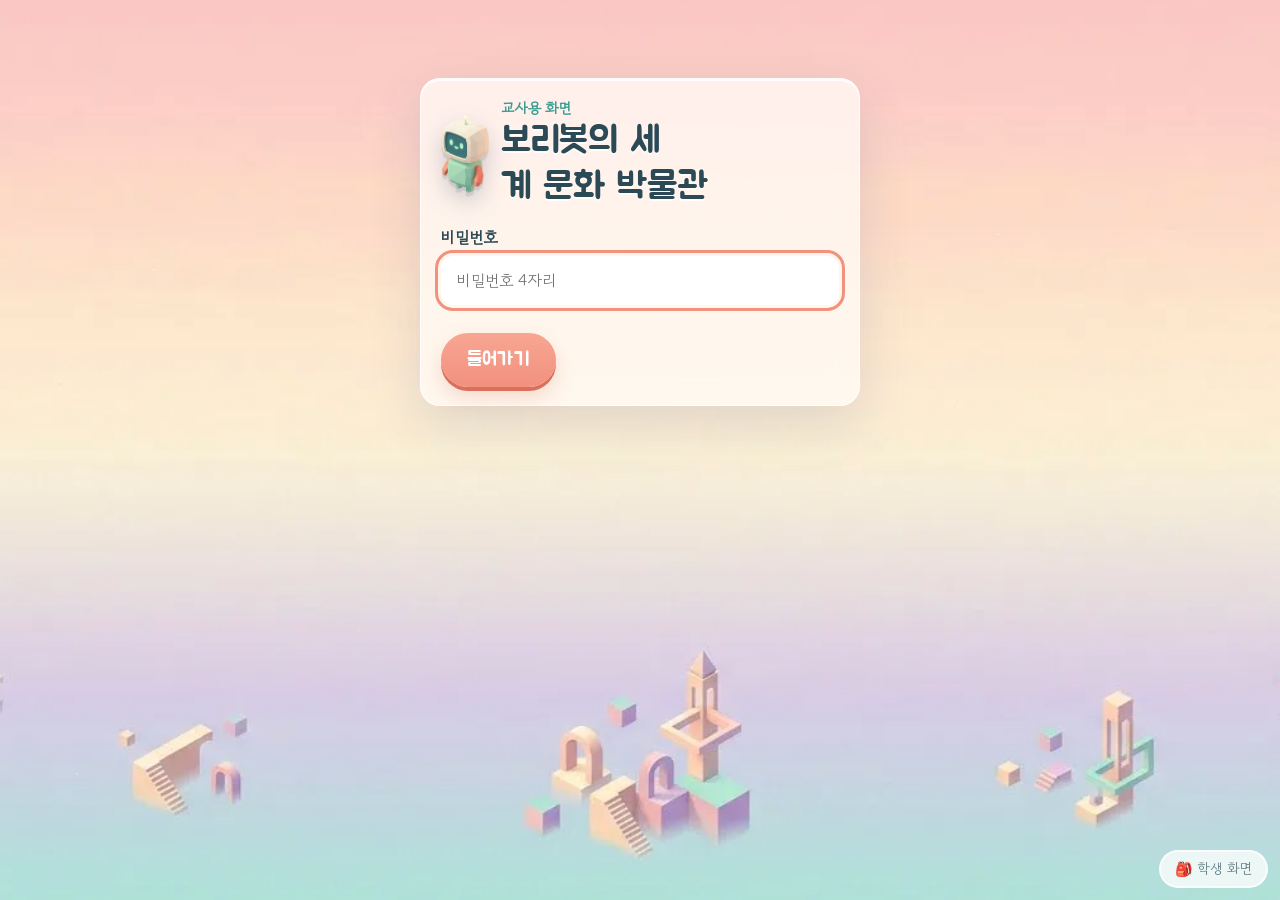
<file: museum/teacher.html>
<!doctype html>
<html lang="ko">
<head>
<meta charset="utf-8">
<meta name="viewport" content="width=device-width,initial-scale=1,viewport-fit=cover">
<title>보리봇의 세계 문화 박물관 · 교사용</title>
<link rel="preconnect" href="https://fonts.googleapis.com">
<link rel="stylesheet" href="https://fonts.googleapis.com/css2?family=Jua&family=Gowun+Dodum&family=Fredoka:wght@500;600;700&display=swap">
<style>:root{color-scheme:light}body{margin:0;font:14px system-ui,sans-serif}img{max-width:100%}[hidden]{display:none!important}</style>
<link rel="stylesheet" href="style.css?v=5">
</head>
<body class="tpage">
<div class="sky" aria-hidden="true"><span class="skyimg"></span><img class="cloud c1" src="img/cloud_1.webp?v=3" alt=""><img class="cloud c2" src="img/cloud_2.webp?v=3" alt=""><span class="motes"></span></div>
<div class="wrap" id="app"><p class="loading">불러오는 중이에요…</p></div>
<a class="quicklink" href="./" target="_blank" rel="noopener">🎒 학생 화면</a>
<script src="common.js?v=5"></script>
<script src="demo.js"></script>
<script>
/* =====================================================================
 *  교사용 화면 — 모둠 수 정하기, 박물관 문 열고 닫기, 모둠별 상황 살펴보기, 문제 세트 관리
 * ===================================================================== */
const app = document.getElementById('app');
const LS_PW = NS + 'pw';
let PW = (() => { try { return sessionStorage.getItem(LS_PW) || ''; } catch (e) { return ''; } })();
let D = null;            // 대시보드 자료
let view = 'login';      // login · main · big · sets · edit
let prev = {};           // 이전 모둠 점수 (애니메이션)
let lastOk = 0, saving = '', confirmReset = false, openGroup = null;
let SETS = [], ACTIVE_ID = 'default', T = null;

async function call(p) {
  const r = await api(Object.assign({ pw: PW }, p), 3);
  if (r && r.error === 'pw') { view = 'login'; PW = ''; render(); throw new Error('pw'); }
  return r;
}
async function refresh() {
  if (view === 'login' || view === 'edit') return;
  try {
    const r = await call({ action: 'dash' });
    if (r && r.ok) { take(r); lastOk = Date.now(); paint(); }
  } catch (e) { const s = document.getElementById('sync'); if (s) { s.textContent = '연결이 잠깐 끊겼어요'; s.classList.add('err'); } }
}
let skew = 0, award = null, autoStopping = false;
function take(r) {
  const old = D; D = r;
  if (r.now) skew = r.now - Date.now();
  D._d = {};
  if (old && old.sid === r.sid && old.open !== 'closed' && r.open === 'closed' && view !== 'login') startAward();
  if (old && old.sid === r.sid) r.totals.forEach((v, i) => { const d = v - (old.totals[i] || 0); if (d) D._d[i] = d; });
}

/* ---------- 계산 ---------- */
function setSize() {
  if (D.setId === 'default') return DEFAULT_SET.questions.length;
  const s = SETS.find(x => x.id === D.setId); return s ? s.questions.length : (D.limit || 50);
}
const lim = () => D.limit ? D.limit : setSize();
function groupStats(g) {
  const m = D.students.filter(s => s.g === g), L = lim();
  const progress = m.reduce((a, s) => a + Math.min(s.qi, L), 0);
  const q = m.reduce((a, s) => a + s.qi, 0), r = m.reduce((a, s) => a + s.right, 0);
  return { m, prog: m.length ? progress / (m.length * L) : 0, acc: q ? r / q : null, done: m.filter(s => s.qi >= L).length };
}
function ago(t) { if (!t) return ''; const s = Math.round((D.now - t) / 1000); return s < 60 ? `${Math.max(s, 0)}초 전` : `${Math.floor(s / 60)}분 전`; }

/* ---------- 수업 시간 ---------- */
const leftMs = () => D && D.open === 'open' && D.endAt ? Math.max(0, D.endAt - (Date.now() + skew)) : null;
const mmss = ms => { const t = Math.ceil(ms / 1000); return `${Math.floor(t / 60)}:${String(t % 60).padStart(2, '0')}`; };
function timerBadge(cls) {
  const l = leftMs(); if (l == null) return '';
  return `<span class="tbadge ${cls || ''} ${l <= 60000 ? 'hurry' : ''}" data-timer>⏱ <b>${mmss(l)}</b></span>`;
}
function timeRow() {
  const run = D.open === 'open' && D.endAt;
  if (run) return `<div class="ctlrow timerow"><span class="lab">남은 시간</span><div class="timebox">
     <button class="btn ghost" data-act="tm" data-d="-1" aria-label="1분 줄이기">−1분</button>${timerBadge('big')}<button class="btn ghost" data-act="tm" data-d="1" aria-label="1분 늘리기">+1분</button>
     <button class="btn stopbtn" data-act="stop">⏹ 멈추고 시상식</button></div>
     <small class="hint">시간이 0이 되면 저절로 멈추고 팡파레와 함께 시상식이 시작돼요.</small></div>`;
  const presets = [5, 10, 15, 20, 25, 30];
  return `<div class="ctlrow timerow"><span class="lab">수업 시간</span><div class="timebox">
     <button class="btn ghost" data-act="tm" data-d="-1" aria-label="1분 줄이기" ${D.dur <= 0 ? 'disabled' : ''}>−1분</button><span class="tbadge big set"><b>${D.dur > 0 ? D.dur + '분' : '제한 없음'}</b></span><button class="btn ghost" data-act="tm" data-d="1" aria-label="1분 늘리기">+1분</button>
     <span class="presets">${presets.map(v => `<button class="btn ghost small" data-act="dur" data-v="${v}" aria-pressed="${D.dur === v}">${v}분</button>`).join('')}<button class="btn ghost small" data-act="dur" data-v="0" aria-pressed="${D.dur === 0}">제한 없음</button></span>
     ${D.open === 'open' ? `<button class="btn stopbtn" data-act="stop">⏹ 멈추고 시상식</button>` : ''}</div>
     <small class="hint">「박물관 열기」를 누르는 순간부터 시간이 줄어들어요. 학생 화면에도 남은 시간이 보여요.</small></div>`;
}

/* ---------- 시상식 (팡파레 · 꼴찌부터 한 모둠씩 발표, 동점 없음) ---------- */
function ranking() {
  const idx = D.totals.map((_, i) => i);
  const f = Array.isArray(D.final) && D.final.length === idx.length ? D.final : idx.sort((a, b) => D.totals[b] - D.totals[a]);
  return f.map(i => ({ i, s: D.totals[i] }));
}
function fanfare() {
  const c = ac(); if (!c) return;
  const brass = (f, t, dur) => { tone(c, { f, type: 'sawtooth', t, dur, vol: .05, attack: .015 }); tone(c, { f, type: 'triangle', t, dur, vol: .1, attack: .01 }); tone(c, { f: f / 2, type: 'triangle', t, dur, vol: .06, attack: .01 }); };
  [[392, 0, .13], [392, .16, .13], [392, .32, .13], [523.3, .48, .55], [392, 1.08, .2], [523.3, 1.3, .2], [659.3, 1.52, .3], [784, 1.86, 1.4]].forEach(([f, t, d]) => brass(f, t, d));
  [[659.3, 1.86], [523.3, 1.86]].forEach(([f, t]) => tone(c, { f, type: 'triangle', t, dur: 1.4, vol: .06 }));
  for (let i = 0; i < 4; i++) noise(c, { t: .48 + i * .02, dur: .35, vol: .05, from: 5000, to: 8000, q: .7 });
  noise(c, { t: 1.86, dur: 1.4, vol: .09, from: 6000, to: 9000, q: .5 });
}
function drumroll(sec) {
  const c = ac(); if (!c) return;
  for (let t = 0; t < sec; t += .055) noise(c, { t, dur: .05, vol: .03 + .05 * (t / sec), from: 1800, to: 1200, q: 2 });
  noise(c, { t: sec, dur: 1.2, vol: .12, from: 7000, to: 9000, q: .4 });
  tone(c, { f: 98, f2: 60, type: 'sine', t: sec, dur: .5, vol: .25, attack: .005 });
}
function ding(k) { const c = ac(); if (!c) return; [660, 880].forEach((f, j) => tone(c, { f: f * (1 + k * .06), type: 'triangle', t: j * .09, dur: .45, vol: .1, attack: .005 })); }
function startAward() {
  if (award && award.timers) award.timers.forEach(clearTimeout);
  BGM.stop(true);
  view = 'award'; award = { shown: 0, timers: [], first: false };
  if (document.documentElement.requestFullscreen && !document.fullscreenElement) document.documentElement.requestFullscreen().catch(() => {});
  render(); fanfare();
  const n = D.totals.length, T = award.timers;
  let t = 3200;
  for (let k = 1; k < n; k++) { T.push(setTimeout(() => { award.shown = k; ding(n - k); paintAward(); }, t)); t += 1500; }
  T.push(setTimeout(() => { award.drum = true; paintAward(); drumroll(2.4); }, t));
  T.push(setTimeout(() => { award.shown = n; award.drum = false; award.first = true; paintAward(); fanfare(); confetti(); SFX.finale(); }, t + 2400));
  T.push(setTimeout(() => BGM.play('bgm_opening', .45), t + 5200));
}
function awardView() {
  const r = ranking(), n = r.length, sh = award ? award.shown : n;
  const ties = (D.tie || []).map(x => `<li><span class="dot" style="background:${TEAMC[x.g]}"></span> <b>${esc(D.names[x.g])}</b> — ${esc(D.names[x.h])}와(과) 점수가 같았지만 ${esc(x.why)} <b>결승 보너스 +${x.add}점</b></li>`).join('');
  const medal = k => ['🥇', '🥈', '🥉'][k] || `${k + 1}위`;
  const champ = r[0];
  return `<section class="award">
   <div class="awhead">${boriSVG('happy', 110)}<div><small>보리봇의 세계 문화 박물관</small><h1>🎺 모둠 시상식 🎺</h1><p>${award && award.first ? '오늘의 최고 큐레이터 모둠은…' : award && award.drum ? '두구두구두구… 1등은?' : '꼴찌부터 한 모둠씩 발표해요!'}</p></div>
    <div class="awbtns"><button class="btn ghost" data-act="replay">🔁 다시 발표</button><button class="btn ghost" data-act="back">← 교사용 화면</button></div></div>
   ${award && award.first ? `<div class="champ" style="--gc:${TEAMC[champ.i]}"><span class="trophy">🏆</span><div><small>1위</small><b>${esc(D.names[champ.i])}</b><span>${champ.s}점</span></div><span class="trophy">🏆</span></div>` : award && award.drum ? `<div class="champ mystery"><span class="trophy">🥁</span><div><small>1위</small><b>???</b></div><span class="trophy">🥁</span></div>` : ''}
   <ol class="awlist ${n > 5 ? 'many' : ''}">${r.map((x, k) => { const on = k >= n - sh; return `<li class="${on ? 'on' : 'off'} ${k === 0 ? 'gold' : k === 1 ? 'silver' : k === 2 ? 'bronze' : ''}" style="--gc:${TEAMC[x.i]}"><span class="md">${medal(k)}</span><span class="an">${on ? esc(D.names[x.i]) : '? ? ?'}</span><span class="as">${on ? x.s + '점' : ''}</span></li>`; }).join('')}</ol>
   ${ties && (award ? award.first : true) ? `<div class="ties"><h3>⚖️ 동점 결승</h3><ul>${ties}</ul><small>점수가 같으면 맞힌 문제 수 → 정답률 → 제비뽑기 순서로 정해요.</small></div>` : ''}
   <div class="confetti" id="confetti" aria-hidden="true"></div></section>`;
}
function paintAward() { if (view !== 'award') return; const keep = document.getElementById('confetti'); app.innerHTML = awardView(); if (keep && keep.children.length) document.getElementById('confetti').replaceWith(keep); }
function confetti() {
  const box = document.getElementById('confetti'); if (!box) return;
  const cols = TEAMC.concat(['#ffd23f', '#ffffff']);
  for (let i = 0; i < 140; i++) {
    const e = document.createElement('i');
    e.style.left = Math.random() * 100 + '%'; e.style.background = cols[i % cols.length];
    e.style.animationDelay = (Math.random() * 1.6) + 's'; e.style.animationDuration = (2.6 + Math.random() * 2.4) + 's';
    e.style.transform = `rotate(${Math.random() * 360}deg)`; if (i % 3 === 0) e.style.borderRadius = '50%';
    box.appendChild(e);
  }
  setTimeout(() => { box.innerHTML = ''; }, 7500);
}

/* ---------- 화면 조각 ---------- */
function loginView() {
  return `<section class="tpanel login"><div class="brand"><span class="logo">${boriSVG('idle', 56)}</span><div><small>교사용 화면</small><h1>보리봇의 세계 문화 박물관</h1></div></div>
   <label class="fld" for="pw">비밀번호<input id="pw" type="password" inputmode="numeric" autocomplete="current-password" placeholder="비밀번호 4자리"></label>
   <p class="tmsg err" id="pwmsg" role="status">${esc(saving)}</p>
   <div><button class="btn" data-act="login">들어가기</button></div></section>`;
}
function topBar() {
  const all = D.students.length, L = lim();
  const prog = all ? D.students.reduce((a, s) => a + Math.min(s.qi, L), 0) / (all * L) : 0;
  return `<header class="top"><div class="brand"><span class="logo">${boriSVG(D.open === 'closed' ? 'happy' : D.open === 'open' ? 'idle' : 'sleep', 56)}</span><div><small>교사용 화면 · ${esc(D.setTitle || DEFAULT_SET.title)}</small><h1>보리봇의 세계 문화 박물관</h1></div></div>
   <div class="toolbar"><span id="allbar">${memoryBar(D.open === 'closed' ? 1 : prog, '반 전체 진행')}</span>${timerBadge()}<span class="sync" id="sync" role="status">방금 갱신</span>
    ${D.open === 'closed' ? `<button class="btn" data-act="award">🏆 시상식 보기</button>` : ''}<button class="btn ghost" data-act="big">점수판 크게 보기</button></div></header>`;
}
function controls() {
  const n = D.n;
  const states = [['wait', '준비 중', '학생들이 모둠을 고르고 기다려요'], ['open', '박물관 열기', '각자 문제를 풀기 시작해요'], ['closed', '폐관 (끝)', '풀이를 멈추고 순위를 보여 줘요']];
  const lims = [10, 20, 30, 40, 50, 60].filter(v => v !== setSize()).concat([0]);
  return `<section class="tpanel ctl">
   <div class="thead"><h2>박물관 운영</h2><span class="tmsg ${saving.startsWith('!') ? 'err' : ''}" role="status">${esc(saving.replace(/^!/, ''))}</span></div>
   <div class="ctlrow"><span class="lab">박물관 상태</span><div class="states" role="group" aria-label="박물관 상태">${states.map(([k, t, d]) => `<button data-act="open" data-v="${k}" aria-pressed="${D.open === k}" class="st-${k}"><b>${t}</b><small>${d}</small></button>`).join('')}</div></div>
   ${timeRow()}
   <div class="ctlgrid">
    <div class="ctlrow"><span class="lab">모둠 수</span><div class="count-row" role="group" aria-label="모둠 수">${[2, 3, 4, 5, 6, 7, 8].map(k => `<button data-act="n" data-n="${k}" aria-pressed="${n === k}">${k}</button>`).join('')}</div>
     ${D.students.some(s => s.g >= n) ? `<p class="tnote warn">줄인 모둠에 들어가 있던 학생은 모둠을 다시 골라야 해요.</p>` : ''}</div>
    <div class="ctlrow"><span class="lab">한 사람당 목표 문제 수</span>
     <select class="sel big" data-act-change="limit" aria-label="한 사람당 목표 문제 수">${lims.map(v => `<option value="${v}" ${(D.limit || 0) === v || (v === 0 && D.limit === setSize()) ? 'selected' : ''}>${v ? v + '문제' : '문제 은행 ' + setSize() + '문제'}</option>`).join('')}</select>
     <small class="hint">목표를 채운 뒤에도 폐관할 때까지 문제가 계속 나와요. 문제 은행을 다 풀면 다시 섞이고, 틀린 문제도 몇 문제 뒤에 다시 나올 수 있어요.</small></div>
   </div>
   <div class="ctlrow"><span class="lab">모둠 이름</span><div class="names">${Array.from({ length: n }, (_, i) => `<label for="gn${i}"><span><span class="dot" style="background:${TEAMC[i]}"></span> ${i + 1}번 모둠</span><input id="gn${i}" data-gn="${i}" value="${esc(D.allNames[i])}" maxlength="12"></label>`).join('')}</div>
    <div><button class="btn ghost small" data-act="names">모둠 이름 저장</button></div></div>
   <div class="ctlrow"><span class="lab">오늘의 문제</span><div class="setpick"><span><b>${esc(D.setTitle || DEFAULT_SET.title)}</b> · ${setSize()}문제</span><button class="btn ghost small" data-act="t-open">문제 세트 바꾸기 · 만들기</button></div></div>
   <div class="ctlrow resetrow"><button class="btn ghost danger" data-act="reset">${confirmReset ? '한 번 더 누르면 모든 점수와 학생 기록을 지우고 새로 시작해요' : '새 수업 시작 (점수·학생 초기화)'}</button>
    <small class="hint">다른 반 수업을 시작할 때 눌러요. 구글 시트의 「기록」 탭에는 지난 기록이 남아 있어요.</small></div>
  </section>`;
}
function groupCard(g) {
  const st = groupStats(g), L = lim(), sc = D.totals[g], d = D._d[g] || 0;
  const rank = D.totals.slice().sort((a, b) => b - a).indexOf(sc) + 1;
  const rows = st.m.slice().sort((a, b) => a.name.localeCompare(b.name, 'ko', { numeric: true })).map(s => {
    const qi = s.qi, idle = D.open === 'open' && D.now - s.updated > 120000;
    const acc = qi ? Math.round(s.right / qi * 100) : null;
    return `<li class="${idle ? 'idle' : ''}"><span class="sn" title="${esc(s.name)}">${esc(s.name)}</span>
      <span class="bar" aria-label="${qi}/${L}문제"><i style="width:${Math.min(qi, L) / L * 100}%"></i></span><span class="qn">${qi}/${L}</span>
      <span class="acc">${acc == null ? '–' : acc + '%'}</span><span class="pt ${s.pts < 0 ? 'neg' : ''}">${s.pts > 0 ? '+' : ''}${s.pts}</span>
      <span class="stt">${idle ? `멈춤 ${ago(s.updated)}` : D.open === 'open' ? '풀이 중' : D.open === 'closed' ? '종료' : '대기'}</span></li>`;
  }).join('');
  return `<article class="gcard" style="--gc:${TEAMC[g]}">
   <div class="ghead"><span class="gname"><span class="dot" style="background:var(--gc)"></span>${esc(D.names[g])}</span><span class="grank">${sc > 0 ? rank + '위' : ''}</span></div>
   <div class="gscore"><span class="num" data-sc data-from="${sc - d}" data-to="${sc}">${sc - d}</span><small>점</small>${D.shields[g] ? `<span class="sh" title="우산 논라">☂️${D.shields[g] > 1 ? '×' + D.shields[g] : ''}</span>` : ''}
    ${d ? `<span class="delta ${d > 0 ? 'up' : 'down'}">${d > 0 ? '+' : ''}${d}</span>` : ''}
    <span class="adj"><button class="btn ghost small" data-act="adj" data-g="${g}" data-d="-10" aria-label="${esc(D.names[g])} 10점 빼기">−10</button><button class="btn ghost small" data-act="adj" data-g="${g}" data-d="10" aria-label="${esc(D.names[g])} 10점 더하기">+10</button></span></div>
   <div class="gstats"><span>참가 <b>${st.m.length}</b>명</span><span>진행 <b>${Math.round(st.prog * 100)}%</b></span><span>정답률 <b>${st.acc == null ? '–' : Math.round(st.acc * 100) + '%'}</b></span><span>목표 달성 <b>${st.done}</b>명</span></div>
   <div class="gprog"><i style="width:${st.prog * 100}%"></i></div>
   ${st.m.length ? `<ul class="members"><li class="mh"><span class="sn">이름</span><span class="bar">진행</span><span class="qn"></span><span class="acc">정답률</span><span class="pt">점수</span><span class="stt">상태</span></li>${rows}</ul>` : `<p class="empty">아직 들어온 학생이 없어요.</p>`}
  </article>`;
}
function feedList(n) {
  const f = (D.feed || []).slice(0, n);
  if (!f.length) return `<p class="empty">아직 열린 캡슐이 없어요.</p>`;
  return `<ol class="feed">${f.map(x => `<li><span class="ft">${new Date(x.t).toLocaleTimeString('ko-KR', { hour: '2-digit', minute: '2-digit' })}</span><span><span class="dot" style="background:${TEAMC[x.g] || '#999'}"></span> <b>${esc(x.who)}</b> ${esc(x.msg)}</span></li>`).join('')}</ol>`;
}
function monitor() {
  const all = D.students.length, L = lim();
  const done = D.students.filter(s => s.qi >= L).length;
  const lost = D.students.filter(s => s.g >= D.n);
  return `<section class="mon">
   <div class="monhead"><h2>모둠별 상황</h2><span>들어온 학생 <b>${all}</b>명 · 목표를 채운 학생 <b>${done}</b>명 · 한 사람당 목표 <b>${L}</b>문제</span></div>
   <div class="gcards">${D.totals.map((_, g) => groupCard(g)).join('')}</div>
   ${lost.length ? `<p class="tnote warn">모둠을 다시 골라야 하는 학생: ${lost.map(s => esc(s.name)).join(', ')}</p>` : ''}
   <div class="sidecols">
    <section class="tpanel"><h3 class="tsub">박물관 소식 <small>학생들이 연 캡슐 (최근 순)</small></h3>${feedList(25)}</section>
    <section class="tpanel"><h3 class="tsub">많이 틀린 문제 <small>틀린 비율이 높은 순 · 수업 끝에 함께 짚어 보세요</small></h3>${D.hard && D.hard.length ? `<ol class="hard">${D.hard.map(h => `<li><span>${esc(h.q)}</span><b>${h.wrong}/${h.n}명 오답</b></li>`).join('')}</ol>` : '<p class="empty">아직 틀린 문제가 없어요.</p>'}</section>
   </div></section>`;
}
function bigView() {
  const r = D.totals.map((s, i) => ({ s, i })).sort((a, b) => b.s - a.s), top = Math.max(r[0].s, 1);
  return `<section class="bigboard"><div class="bbhead">${boriSVG(D.open === 'closed' ? 'happy' : D.open === 'open' ? 'idle' : 'sleep', 110)}<div><h1>${D.open === 'closed' ? 'Grand Opening!' : '보리봇의 세계 문화 박물관'}</h1><p>${D.open === 'closed' ? '오늘의 최고 큐레이터 모둠은?' : D.open === 'open' ? '보리의 기억을 되찾고 캡슐을 열어요' : '곧 박물관 문이 열려요'}</p></div>
   ${timerBadge('big')}<button class="btn ghost" data-act="back">← 교사용 화면</button></div>
   <ol class="bars">${r.map((x, k) => `<li style="--gc:${TEAMC[x.i]}" class="${k === 0 && x.s > 0 ? 'first' : ''}"><span class="bn">${k + 1}. ${esc(D.names[x.i])}${D.shields[x.i] ? ' ☂️' : ''}</span><span class="bt"><i style="width:${Math.max(x.s / top * 100, 2)}%"></i></span><span class="bs" data-sc data-from="${x.s - (D._d[x.i] || 0)}" data-to="${x.s}">${x.s - (D._d[x.i] || 0)}</span></li>`).join('')}</ol>
   <div class="bbfeed">${feedList(4)}</div></section>`;
}

/* ---------- 그리기 ---------- */
function render() {
  if (view === 'login') { app.innerHTML = loginView(); setTimeout(() => { const p = document.getElementById('pw'); p && p.focus(); }, 30); return; }
  if (!D) { app.innerHTML = '<p class="loading">불러오는 중이에요…</p>'; return; }
  if (view === 'award') { app.innerHTML = awardView(); return; }
  if (view === 'big') { app.innerHTML = bigView(); countUp(app); if (D.open === 'closed') BGM.play('bgm_opening', .5); else BGM.stop(); return; }
  if (view === 'sets' || view === 'edit') { app.innerHTML = topBar() + setsView(); return; }
  app.innerHTML = topBar() + `<div id="ctl">${controls()}</div><div id="mon">${monitor()}</div>`;
  countUp(app);
}
/* 주기적으로 바뀌는 부분만 다시 그림 (입력 중인 칸은 그대로 둠) */
function paint() {
  if (view === 'award') { if (!award || award.first) paintAward(); return; }
  if (view === 'big') { app.innerHTML = bigView(); countUp(app); if (D.open === 'closed') BGM.play('bgm_opening', .5); else BGM.stop(); return; }
  if (view !== 'main') return;
  const mon = document.getElementById('mon'), ctl = document.getElementById('ctl');
  if (!mon) return render();
  mon.innerHTML = monitor(); countUp(mon);
  const typing = ctl && ctl.contains(document.activeElement) && document.activeElement.tagName === 'INPUT';
  if (!typing && ctl) ctl.innerHTML = controls();
  const s = document.getElementById('sync'); if (s) { s.textContent = '방금 갱신'; s.classList.remove('err'); }
  const bar = document.getElementById('allbar'); if (bar) { const L = lim(), all = D.students.length; bar.innerHTML = memoryBar(D.open === 'closed' ? 1 : all ? D.students.reduce((a, x) => a + Math.min(x.qi, L), 0) / (all * L) : 0, '반 전체 진행'); }
}

async function config(p, okMsg) {
  saving = '저장하는 중…'; paintCtl();
  try { const r = await call(Object.assign({ action: 'config' }, p)); if (r && r.ok) { take(r); saving = okMsg; SFX.saved(); } else saving = '!저장하지 못했어요. 다시 눌러 주세요.'; }
  catch (e) { if (view !== 'login') saving = '!인터넷 연결을 확인하고 다시 눌러 주세요.'; }
  if (view === 'main') render();
}
function paintCtl() { const c = document.getElementById('ctl'); if (c) c.innerHTML = controls(); }

/* ---------- 문제 세트 관리 (서버에 저장 → 모든 학생에게 적용) ---------- */
async function loadSets() { try { const r = await call({ action: 'sets' }); if (r && r.ok) { SETS = r.sets.filter(x => Array.isArray(x.questions) && x.questions.length).sort((a, b) => (b.updatedAt || 0) - (a.updatedAt || 0)); ACTIVE_ID = r.active; } } catch (e) {} }
const allSets = () => [Object.assign({ builtin: true }, DEFAULT_SET), ...SETS];
const choiceOnly = qs => qs.filter(Q => Array.isArray(Q.c) && Q.c.length);
const clone = o => JSON.parse(JSON.stringify(o));
function fmtDate(t) { const d = new Date(t); return `${d.getMonth() + 1}월 ${d.getDate()}일`; }
const newQ = () => ({ t: '', p: null, q: '', en: '', c: ['', '', '', ''], a: 0 });
function toDraft(s) { const d = clone(s); d.questions = choiceOnly(d.questions).map(Q => ({ t: Q.t || '', p: Q.p || null, q: Q.q || '', en: Q.en || '', c: [0, 1, 2, 3].map(j => Q.c[j] || ''), a: Q.a || 0 })); d.passages = (d.passages || []).map(p => ({ id: p.id, title: p.title || '', lines: p.lines || [] })); delete d.builtin; return d; }

function setsView() {
  if (view === 'edit') return editor();
  return `<section class="tpanel"><div class="thead"><h2>문제 세트</h2><button class="btn ghost small" data-act="t-back">← 교사용 화면</button></div>
  <p class="tnote">여기서 고른 세트가 모든 학생 화면에 나와요. 이미 문제를 풀고 있는 학생은 지금 풀던 문제를 끝까지 풀어요.</p>
  ${T && T.msg ? `<p class="tmsg ${T.err ? 'err' : ''}">${esc(T.msg)}</p>` : ''}
  <div class="setlist">${allSets().map(s => `<div class="setcard ${s.id === ACTIVE_ID ? 'cur' : ''}">
    <div class="sinfo"><b>${esc(s.title || '이름 없는 세트')}</b><span>${s.questions.length}문제 · 지문 ${(s.passages || []).length}개${s.builtin ? ' · 기본 세트' : s.updatedAt ? ' · ' + fmtDate(s.updatedAt) + ' 저장' : ''}</span></div>
    <div class="sbtns">${s.id === ACTIVE_ID ? `<span class="using">지금 사용 중</span>` : `<button class="btn small" data-act="t-use" data-id="${s.id}">이 세트 쓰기</button>`}
     ${!s.builtin ? `<button class="btn ghost small" data-act="t-edit" data-id="${s.id}">편집</button>` : ''}
     <button class="btn ghost small" data-act="t-copy" data-id="${s.id}">복사해서 새로 만들기</button>
     ${!s.builtin ? `<button class="btn ghost small danger" data-act="t-del" data-id="${s.id}">${T && T.confirmDel === s.id ? '한 번 더 누르면 삭제돼요' : '삭제'}</button>` : ''}
    </div></div>`).join('')}</div>
  <div><button class="btn" data-act="t-new">+ 새 문제 세트 만들기</button></div></section>`;
}
function editor() {
  const d = T.draft;
  const popts = k => `<option value="">지문 없음</option>` + d.passages.map((p, i) => `<option value="${p.id}" ${k === p.id ? 'selected' : ''}>지문 ${i + 1}${p.title ? ': ' + esc(p.title) : ''}</option>`).join('');
  return `<section class="tpanel">
   <div class="thead"><h2>${d.id ? '문제 세트 편집' : '새 문제 세트'}</h2><button class="btn ghost small" data-act="t-cancel">${T.cancelArm ? '한 번 더 누르면 저장하지 않고 나가요' : '저장하지 않고 나가기'}</button></div>
   <label class="fld" for="t-title">세트 이름<input id="t-title" data-f="title" value="${esc(d.title || '')}" placeholder="예: Lesson 11 · 3차시 복습" maxlength="60"></label>
   <h3 class="tsub">지문<small>문제 옆에 함께 보여 줄 영어 글이에요. 한 줄에 한 문장씩 쓰면 그대로 읽어 줘요.</small></h3>
   <div class="plist">${d.passages.map((p, i) => `<div class="pcard"><div class="prow"><b>지문 ${i + 1}</b><input id="pt${i}" data-pf="title" data-i="${i}" value="${esc(p.title)}" placeholder="제목 (예: Our Camping Trip)"><button class="btn ghost small danger" data-act="t-pdel" data-i="${i}">지문 지우기</button></div>
     <textarea id="pl${i}" data-pf="lines" data-i="${i}" rows="4" placeholder="I like hiking in the forest.&#10;I'm going to go camping this weekend.">${esc(p.lines.join('\n'))}</textarea></div>`).join('')}</div>
   <div><button class="btn ghost small" data-act="t-padd">+ 지문 추가</button></div>
   <h3 class="tsub">문제 ${d.questions.length}개<small>여기서는 고르기 문제만 만들 수 있어요(기본 세트를 복사하면 낱말 쓰기·문장 만들기 문제는 빠져요). 보기 왼쪽 동그라미로 정답을 고르세요. 영어 문장에 ____ (밑줄 4개)를 쓰면 빈칸으로 보여요. 보기는 2~4개 쓰면 돼요.</small></h3>
   <div class="qlist">${d.questions.map((Q, i) => `<div class="qcard" id="qcard${i}"><div class="qtop"><b>${i + 1}</b>
      <input id="qt${i}" class="qtype" data-qf="t" data-i="${i}" value="${esc(Q.t)}" placeholder="유형 (예: 낱말 뜻)">
      <select id="qp${i}" data-qf="p" data-i="${i}" aria-label="${i + 1}번 문제와 함께 볼 지문">${popts(Q.p || '')}</select>
      <span class="qtools"><button class="btn ghost small" data-act="t-up" data-i="${i}" aria-label="${i + 1}번 위로">↑</button><button class="btn ghost small" data-act="t-down" data-i="${i}" aria-label="${i + 1}번 아래로">↓</button><button class="btn ghost small danger" data-act="t-qdel" data-i="${i}">삭제</button></span></div>
     <input id="qq${i}" data-qf="q" data-i="${i}" value="${esc(Q.q)}" placeholder="질문 (예: 남자아이는 누구와 캠핑을 가나요?)" aria-label="${i + 1}번 질문">
     <input id="qe${i}" class="en" data-qf="en" data-i="${i}" value="${esc(Q.en)}" placeholder="영어 문장 (선택) 예: We're going to ____ hamburgers." aria-label="${i + 1}번 영어 문장">
     <div class="copts">${[0, 1, 2, 3].map(j => `<label class="copt" for="qc${i}_${j}"><input type="radio" name="qa${i}" id="qa${i}_${j}" data-qa="${i}" value="${j}" ${Q.a === j ? 'checked' : ''} aria-label="보기 ${j + 1}을 정답으로"><input id="qc${i}_${j}" data-qc="${j}" data-i="${i}" value="${esc(Q.c[j])}" placeholder="보기 ${j + 1}${j > 1 ? ' (없어도 돼요)' : ''}"></label>`).join('')}</div>
   </div>`).join('')}</div>
   <div><button class="btn ghost" data-act="t-qadd">+ 문제 추가</button></div>
   <details class="bulk" ${T.bulkOpen ? 'open' : ''}><summary>구글 시트에서 한꺼번에 붙여넣기</summary>
    <p>시트에 아래 순서로 칸을 만들고, 표를 그대로 복사해 붙여넣으세요. 첫 줄의 제목 행은 있어도 괜찮아요. 지문 번호는 위에 만든 지문의 번호예요.</p>
    <code class="fmt">유형 → 질문 → 영어 문장 → 보기1 → 보기2 → 보기3 → 보기4 → 정답 번호 → 지문 번호</code>
    <textarea id="t-bulk" data-f="bulk" rows="6" placeholder="여기에 붙여넣기">${esc(T.bulk || '')}</textarea>
    <div class="brow"><button class="btn small" data-act="t-bulkadd">붙여넣은 문제 추가</button><button class="btn ghost small" data-act="t-head">제목 행 복사</button><button class="btn ghost small" data-act="t-export">지금 문제를 표로 복사</button></div>
   </details>
   <div class="savebar"><span class="tmsg ${T.err ? 'err' : ''}" role="status">${esc(T.msg || '')}</span><button class="btn" data-act="t-save">저장하고 이 세트 쓰기</button></div>
  </section>`;
}
const HEAD = ['유형', '질문', '영어 문장', '보기1', '보기2', '보기3', '보기4', '정답 번호', '지문 번호'];
function exportTSV(d) {
  return [HEAD.join('\t')].concat(d.questions.map(Q => { const pi = d.passages.findIndex(p => p.id === Q.p);
    return [Q.t, Q.q, (Q.en || '').replace(/\n/g, ' '), Q.c[0] || '', Q.c[1] || '', Q.c[2] || '', Q.c[3] || '', Q.a + 1, pi >= 0 ? pi + 1 : ''].join('\t'); })).join('\n');
}
function parseBulk(txt, d) {
  let added = 0, skipped = 0;
  const rows = txt.split(/\r?\n/).map(r => (r.includes('\t') ? r.split('\t') : r.split('|')).map(x => x.trim()));
  if (d.questions.length === 1 && !d.questions[0].q && d.questions[0].c.every(x => !x)) d.questions = [];
  for (const r of rows) {
    if (r.every(x => !x)) continue;
    const [t, qq, en, c1, c2, c3, c4, ans, pn] = r; const a = parseInt(ans, 10); const c = [c1, c2, c3, c4].map(x => x || '');
    if (!qq || isNaN(a) || a < 1 || a > 4 || !c[a - 1]) { skipped++; continue; }
    const p = pn && d.passages[+pn - 1] ? d.passages[+pn - 1].id : null;
    d.questions.push({ t: t || '', p, q: qq, en: en || '', c, a: a - 1 }); added++;
  }
  return { added, skipped };
}
function tFail(msg, i) { T.msg = msg; T.err = true; render(); if (i != null) { const el = document.getElementById('qq' + i); el && el.focus(); el && el.scrollIntoView({ block: 'center' }); } }
async function saveDraft() {
  const d = T.draft, title = (d.title || '').trim();
  if (!title) return tFail('세트 이름을 써 주세요.');
  const qs = [];
  for (let i = 0; i < d.questions.length; i++) {
    const Q = d.questions[i];
    if (!Q.q.trim() && !Q.en.trim() && Q.c.every(x => !x.trim())) continue;
    const ch = []; let a = -1; Q.c.forEach((x, j) => { if (x.trim()) { if (j === Q.a) a = ch.length; ch.push(x.trim()); } });
    if (!Q.q.trim()) return tFail(`${i + 1}번 문제에 질문을 써 주세요.`, i);
    if (ch.length < 2) return tFail(`${i + 1}번 문제에 보기를 2개 이상 써 주세요.`, i);
    if (a < 0) return tFail(`${i + 1}번 문제에서 정답으로 고른 보기가 비어 있어요.`, i);
    qs.push({ t: Q.t.trim() || '문제', p: Q.p || null, q: Q.q.trim(), en: Q.en.trim(), c: ch, a });
  }
  if (!qs.length) return tFail('문제를 1개 이상 만들어 주세요.');
  const ps = d.passages.map(p => ({ id: p.id, title: p.title.trim(), lines: p.lines.map(l => l.trim()).filter(Boolean) })).filter(p => p.lines.length);
  const ids = new Set(ps.map(p => p.id)); qs.forEach(Q => { if (Q.p && !ids.has(Q.p)) Q.p = null; });
  T.msg = '저장하는 중이에요…'; T.err = false; render();
  try {
    const r = await call({ action: 'saveSet', set: { id: d.id || null, title, passages: ps, questions: qs } });
    if (!r || !r.ok) throw new Error('save');
    await call({ action: 'useSet', id: r.id });
    await loadSets(); await refresh();
    SFX.saved(); view = 'sets'; T = { msg: `“${title}” 세트를 저장했어요. 이제 학생 화면에 이 세트가 나와요.` };
  } catch (e) { if (view === 'login') return; T.msg = '저장하지 못했어요. 인터넷 연결을 확인하고 다시 눌러 주세요.'; T.err = true; }
  render();
}
function tInput(t) {
  if (!T || !T.draft) return false; const d = T.draft, i = +t.dataset.i;
  if (t.dataset.f === 'title') d.title = t.value;
  else if (t.dataset.f === 'bulk') { T.bulk = t.value; return true; }
  else if (t.dataset.pf === 'title') d.passages[i].title = t.value;
  else if (t.dataset.pf === 'lines') d.passages[i].lines = t.value.split('\n');
  else if (t.dataset.qf === 'p') d.questions[i].p = t.value || null;
  else if (t.dataset.qf) d.questions[i][t.dataset.qf] = t.value;
  else if (t.dataset.qc != null) d.questions[i].c[+t.dataset.qc] = t.value;
  else if (t.dataset.qa != null) d.questions[+t.dataset.qa].a = +t.value;
  else return false;
  T.dirty = true; T.cancelArm = false; return true;
}
function copyText(txt, okMsg) {
  const done = () => { T.msg = okMsg; T.err = false; const m = document.querySelector('.savebar .tmsg'); if (m) { m.textContent = okMsg; m.classList.remove('err'); } };
  try { navigator.clipboard.writeText(txt).then(done, () => { T.bulk = txt; T.bulkOpen = true; T.msg = '복사가 막혀 있어서 아래 칸에 넣어 두었어요. 직접 선택해서 복사해 주세요.'; render(); const b = document.getElementById('t-bulk'); b && b.select(); }); }
  catch (e) { T.bulk = txt; T.bulkOpen = true; render(); }
}
async function tClick(a, b) {
  const id = b.dataset.id, i = +b.dataset.i;
  if (a === 't-open') { view = 'sets'; T = { msg: '' }; render(); await loadSets(); if (view === 'sets') render(); return; }
  if (a === 't-back') { view = 'main'; T = null; render(); refresh(); return; }
  if (a === 't-use') {
    T.msg = '바꾸는 중이에요…'; T.err = false; render();
    try { const r = await call({ action: 'useSet', id }); if (r && r.ok) { ACTIVE_ID = r.active; await refresh(); SFX.saved(); T.msg = '세트를 바꿨어요. 새로 들어오는 학생부터 이 문제가 나와요.'; } else throw 0; }
    catch (e) { if (view === 'login') return; T.msg = '바꾸지 못했어요. 다시 눌러 주세요.'; T.err = true; }
    render(); return;
  }
  if (a === 't-new') { view = 'edit'; T = { draft: { id: null, title: '', passages: [], questions: [newQ()] } }; window.scrollTo(0, 0); }
  else if (a === 't-edit') { view = 'edit'; T = { draft: toDraft(allSets().find(x => x.id === id)) }; window.scrollTo(0, 0); }
  else if (a === 't-copy') { const d = toDraft(allSets().find(x => x.id === id)); d.id = null; d.title = d.title + ' (복사본)'; view = 'edit'; T = { draft: d, dirty: true }; window.scrollTo(0, 0); }
  else if (a === 't-del') {
    if (T.confirmDel !== id) { T.confirmDel = id; T.msg = ''; }
    else {
      T.confirmDel = null; const s = SETS.find(x => x.id === id);
      try { const r = await call({ action: 'delSet', id }); if (!r || !r.ok) throw 0; ACTIVE_ID = r.active; await loadSets(); await refresh(); T.msg = `“${s ? s.title : ''}” 세트를 지웠어요.`; T.err = false; }
      catch (e) { if (view === 'login') return; T.msg = '지우지 못했어요. 인터넷 연결을 확인해 주세요.'; T.err = true; }
    }
  }
  else if (a === 't-cancel') { if (T.dirty && !T.cancelArm) { T.cancelArm = true; } else { view = 'sets'; T = { msg: '' }; window.scrollTo(0, 0); } }
  else if (a === 't-padd') { T.draft.passages.push({ id: 'p' + Date.now().toString(36), title: '', lines: [] }); T.dirty = true; }
  else if (a === 't-pdel') { const pid = T.draft.passages[i].id; T.draft.passages.splice(i, 1); T.draft.questions.forEach(Q => { if (Q.p === pid) Q.p = null; }); T.dirty = true; }
  else if (a === 't-qadd') { T.draft.questions.push(newQ()); T.dirty = true; render(); const n = T.draft.questions.length - 1; const el = document.getElementById('qq' + n); el && (el.scrollIntoView({ block: 'center' }), el.focus()); return; }
  else if (a === 't-qdel') { T.draft.questions.splice(i, 1); if (!T.draft.questions.length) T.draft.questions.push(newQ()); T.dirty = true; }
  else if (a === 't-up' || a === 't-down') { const qs = T.draft.questions, j = a === 't-up' ? i - 1 : i + 1; if (j < 0 || j >= qs.length) return; [qs[i], qs[j]] = [qs[j], qs[i]]; T.dirty = true; }
  else if (a === 't-bulkadd') {
    const r = parseBulk(T.bulk || '', T.draft); T.dirty = true; T.err = !r.added;
    T.msg = r.added ? `문제 ${r.added}개를 추가했어요.${r.skipped ? ` 형식이 맞지 않은 ${r.skipped}줄은 건너뛰었어요(제목 행 포함).` : ''}` : '추가된 문제가 없어요. 칸 순서와 정답 번호(1~4)를 확인해 주세요.';
    if (r.added) T.bulk = '';
  }
  else if (a === 't-head') { copyText(HEAD.join('\t'), '제목 행을 복사했어요. 구글 시트 A1 칸에 붙여넣으세요.'); return; }
  else if (a === 't-export') { copyText(exportTSV(T.draft), '문제를 표 형식으로 복사했어요. 구글 시트에 붙여넣으면 칸이 나뉘어 들어가요.'); return; }
  else if (a === 't-save') { saveDraft(); return; }
  render();
}

/* ---------- 입력 ---------- */
async function login() {
  const el = document.getElementById('pw'); PW = (el && el.value || '').trim();
  if (!PW) return;
  const m = document.getElementById('pwmsg'); if (m) { m.textContent = '확인하는 중…'; m.classList.remove('err'); }
  try {
    const r = await api({ action: 'dash', pw: PW }, 3);
    if (r && r.ok) { try { sessionStorage.setItem(LS_PW, PW); } catch (e) {} saving = ''; take(r); view = 'main'; SFX.bell(); render(); loadSets().then(() => { if (view === 'main') paint(); }); return; }
    saving = r && r.error === 'pw' ? '비밀번호가 맞지 않아요.' : '서버에 연결하지 못했어요. 다시 눌러 주세요.';
  } catch (e) { saving = '서버에 연결하지 못했어요. 인터넷을 확인해 주세요.'; }
  PW = ''; render();
}
app.addEventListener('input', e => { tInput(e.target); });
app.addEventListener('change', e => {
  const t = e.target; if (tInput(t)) return;
  if (t.dataset.actChange === 'limit') { const v = +t.value; config({ limit: v }, `한 사람당 목표는 ${v || setSize()}문제예요.`); }
});
app.addEventListener('keydown', e => {
  if (e.target.id === 'pw' && e.key === 'Enter') login();
  if (e.target.dataset && e.target.dataset.gn != null && e.key === 'Enter') saveNames();
});
function saveNames() { const names = D.allNames.slice(); app.querySelectorAll('[data-gn]').forEach(el => { names[+el.dataset.gn] = el.value.trim() || `${+el.dataset.gn + 1}모둠`; }); config({ names }, '모둠 이름을 저장했어요.'); }
app.addEventListener('click', async e => {
  const b = e.target.closest('[data-act]'); if (!b || b.disabled) return;
  const a = b.dataset.act;
  if (a.startsWith('t-')) { if (a !== 't-save') SFX.click(); tClick(a, b); return; }
  if (a === 'login') return login();
  if (a === 'open') {
    const v = b.dataset.v; if (v === D.open) return;
    if (v === 'closed') return stopNow();
    if (v === 'open') SFX.bell(); else SFX.pick();
    config({ open: v }, { wait: '준비 중이에요. 학생들이 모둠을 고르고 기다려요.', open: '박물관 문을 열었어요! 학생들이 풀기 시작해요.', closed: '폐관했어요. 학생 화면에 순위가 나와요.' }[v]);
  }
  else if (a === 'n') { const n = +b.dataset.n; if (n === D.n) return; SFX.pick(); config({ n }, `${n}모둠으로 바꿨어요.`); }
  else if (a === 'names') saveNames();
  else if (a === 'stop') stopNow();
  else if (a === 'tm') { SFX.click(); const d = +b.dataset.d; try { const r = await call({ action: 'time', delta: d }); if (r && r.ok) { take(r); saving = d > 0 ? '1분 늘렸어요.' : '1분 줄였어요.'; paint(); paintCtl(); } } catch (err) {} }
  else if (a === 'dur') { const v = +b.dataset.v; SFX.pick(); config({ dur: v }, v ? `수업 시간을 ${v}분으로 정했어요.` : '시간 제한 없이 진행해요.'); }
  else if (a === 'award' || a === 'replay') { SFX.click(); startAward(); }
  else if (a === 'adj') { SFX.click(); try { const r = await call({ action: 'adjust', group: +b.dataset.g, delta: +b.dataset.d }); if (r && r.ok) { take(r); paint(); } } catch (err) {} }
  else if (a === 'reset') {
    if (!confirmReset) { confirmReset = true; paintCtl(); setTimeout(() => { confirmReset = false; if (view === 'main') paintCtl(); }, 6000); return; }
    confirmReset = false; saving = '새 수업을 준비하는 중…'; paintCtl();
    try { const r = await call({ action: 'reset' }); if (r && r.ok) { take(r); saving = '새 수업을 시작했어요. 학생들은 모둠을 다시 골라요.'; SFX.saved(); } } catch (err) { saving = '!초기화하지 못했어요. 다시 눌러 주세요.'; }
    render();
  }
  else if (a === 'big') { view = 'big'; render(); document.documentElement.requestFullscreen && document.documentElement.requestFullscreen().catch(() => {}); }
  else if (a === 'back') { if (award && award.timers) award.timers.forEach(clearTimeout); award = null; BGM.stop(); view = 'main'; if (document.fullscreenElement) document.exitFullscreen().catch(() => {}); render(); }
});

async function stopNow() {
  saving = '박물관 문을 닫는 중…'; paintCtl();
  try { const r = await call({ action: 'config', open: 'closed' }); if (r && r.ok) { saving = '폐관했어요. 시상식을 시작해요!'; const was = D && D.open; take(r); if (was === 'closed' || view !== 'award') startAward(); } else saving = '!멈추지 못했어요. 다시 눌러 주세요.'; }
  catch (e) { if (view !== 'login') saving = '!인터넷 연결을 확인하고 다시 눌러 주세요.'; paintCtl(); }
}
/* 1초마다 남은 시간 표시 · 0이 되면 멈추기 */
setInterval(() => {
  if (!D || view === 'login') return;
  const l = leftMs();
  document.querySelectorAll('[data-timer]').forEach(el => { if (l == null) return; el.querySelector('b').textContent = mmss(l); el.classList.toggle('hurry', l <= 60000); });
  if (l != null && l <= 10000 && l > 0 && Math.ceil(l / 1000) !== stopTick) { stopTick = Math.ceil(l / 1000); SFX.tick(); }
  if (l === 0 && !autoStopping) { autoStopping = true; stopNow().finally(() => setTimeout(() => { autoStopping = false; }, 5000)); }
}, 250);
let stopTick = 0;

/* ---------- 시작 ---------- */
(async function boot() {
  if (PW) {
    try { const r = await api({ action: 'dash', pw: PW }, 3); if (r && r.ok) { take(r); view = 'main'; render(); loadSets().then(() => { if (view === 'main') paint(); }); } else { PW = ''; view = 'login'; render(); } }
    catch (e) { view = 'login'; saving = '서버에 연결하지 못했어요.'; render(); }
  } else render();
  setInterval(refresh, DEMO ? 2500 : 4000);
})();
</script>
</body>
</html>
</file>
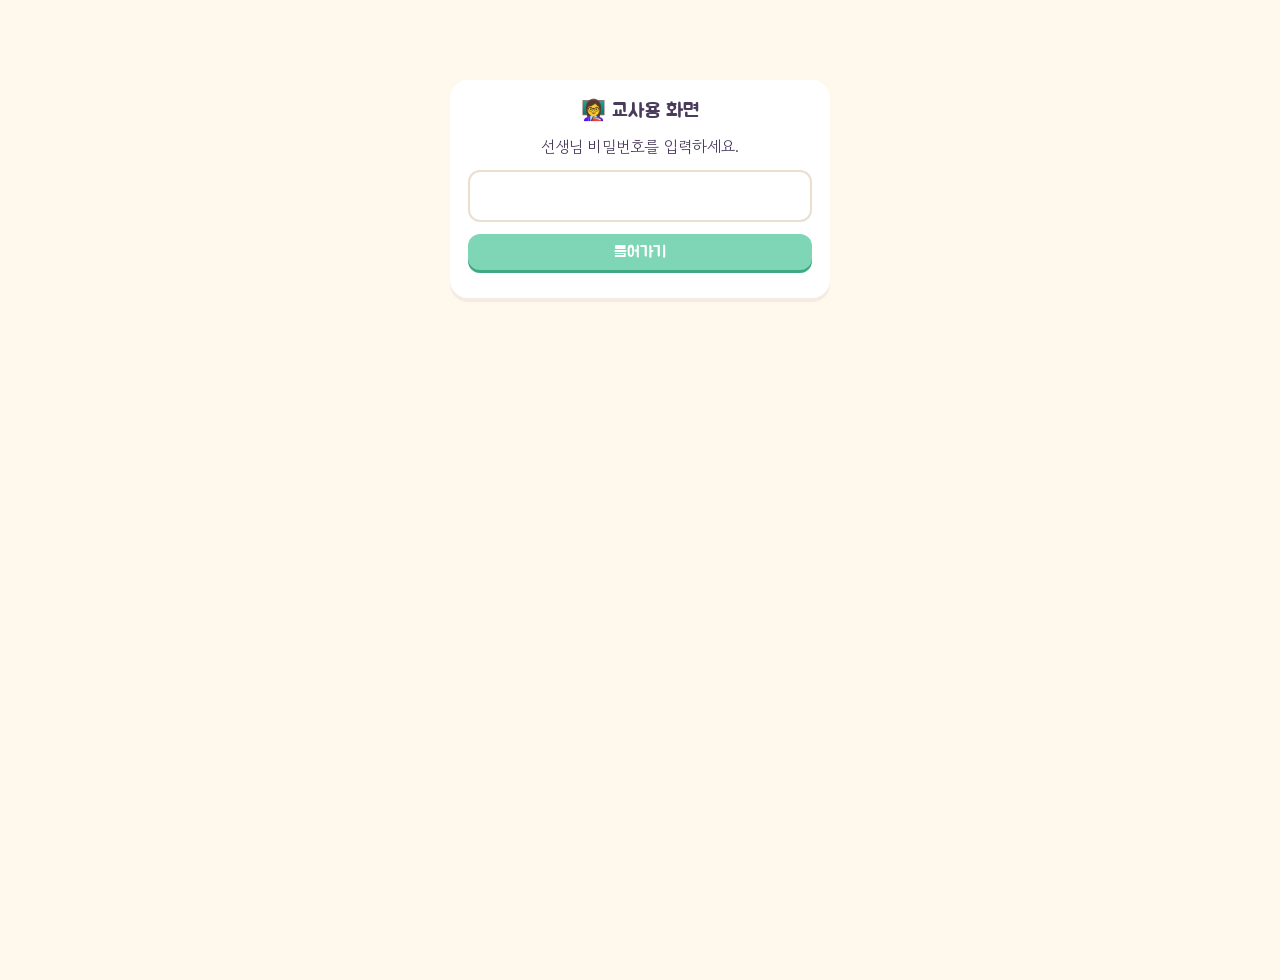
<file: toyfactory/teacher.html>
<!doctype html>
<html lang="ko">
<head>
<meta charset="utf-8">
<meta name="viewport" content="width=device-width, initial-scale=1">
<title>교사용 · 토이랜드 장난감 공장</title>
<link href="https://fonts.googleapis.com/css2?family=Jua&family=Gowun+Dodum&family=Fredoka:wght@500;600&display=swap" rel="stylesheet">
<style>
:root{--ink:#4A3B5C;--ink2:#8A7C99;--line:#EADFCF;--card:#fff;--pink:#FF8FB1;--pinkd:#E86A93;--mint:#7ED6B6;--mintd:#3FA984;--red:#E2564E;--bg:#FFF8EC}
*{box-sizing:border-box;margin:0;padding:0}
body{font-family:'Gowun Dodum',sans-serif;color:var(--ink);background:var(--bg);min-height:100vh}
button,a{font-family:inherit}
header{display:flex;align-items:center;gap:12px;padding:10px 20px;background:repeating-linear-gradient(135deg,#FF9EC0 0 22px,#FFB7CF 22px 44px);position:sticky;top:0;z-index:10;flex-wrap:wrap;box-shadow:0 4px 0 var(--pinkd)}
header h1{font-family:'Jua';font-weight:400;font-size:22px;color:#fff;text-shadow:0 2px 0 #C84F7A}
.chip{background:#fff;border-radius:999px;padding:5px 12px;font-family:'Jua';font-size:16px}
.sp{flex:1}
.btn{border:0;border-radius:12px;padding:8px 14px;font-family:'Jua';font-size:16px;background:#fff;color:var(--ink);cursor:pointer;box-shadow:0 3px 0 rgba(0,0,0,.12);text-decoration:none;display:inline-block}
.btn.main{background:var(--mint);color:#fff;box-shadow:0 3px 0 var(--mintd)}
main{padding:16px 20px 40px}
.panel{background:var(--card);border-radius:18px;padding:16px;box-shadow:0 4px 0 rgba(74,59,92,.06);margin-bottom:16px;border:2px solid #fff}
.panel h2{font-family:'Jua';font-weight:400;font-size:20px;margin-bottom:10px}
.top{display:grid;grid-template-columns:1.4fr 1fr;gap:16px}
.rates{display:grid;grid-template-columns:repeat(20,1fr);gap:4px;align-items:end;height:130px}
.rate{display:flex;flex-direction:column;align-items:center;justify-content:flex-end;height:100%;gap:3px;cursor:default}
.rate i{width:100%;border-radius:6px 6px 2px 2px;background:var(--mint);min-height:2px}
.rate.low i{background:var(--red)}
.rate b{font-family:'Jua';font-weight:400;font-size:12px}
.rate span{font-size:11px;color:var(--ink2)}
.rooms{display:grid;grid-template-columns:repeat(20,1fr);gap:4px;margin-top:4px;font-size:12px;text-align:center}
.worst .w{display:flex;justify-content:space-between;gap:10px;padding:7px 0;border-bottom:1px dashed var(--line);font-size:15px}
.worst .w b{color:var(--red);font-family:'Jua';font-weight:400;white-space:nowrap}
.dist{display:flex;gap:8px;flex-wrap:wrap;margin-top:10px}
.dist span{background:#F7F1FF;border-radius:999px;padding:4px 10px;font-size:14px}
.tablewrap{overflow-x:auto}
table{border-collapse:separate;border-spacing:0;width:100%;font-size:14px}
th,td{padding:6px 4px;text-align:center;border-bottom:1px solid var(--line);white-space:nowrap}
th{font-family:'Jua';font-weight:400;font-size:14px;background:#FFF3F7;position:sticky;top:0}
th.rm{font-size:13px}
td.nm{text-align:left;position:sticky;left:0;background:#fff;font-family:'Jua';font-size:16px;padding-left:10px;min-width:120px}
td.nm small{color:var(--ink2);font-family:'Gowun Dodum';font-size:12px;margin-left:4px}
td.c{width:30px;cursor:pointer}
td.c i{display:inline-grid;place-items:center;width:24px;height:24px;border-radius:7px;font-style:normal;font-family:'Jua';font-size:15px}
td.c.o i{background:#DDF6EC;color:var(--mintd)}
td.c.x i{background:#FFE1DF;color:var(--red)}
td.c.now i{background:#FFF1B8;animation:pulse 1s infinite}
@keyframes pulse{50%{transform:scale(1.2)}}
td.c.e i{color:#d8cfc3}
td.sc{font-family:'Jua';font-size:18px}
td.sc.live{color:var(--ink2);font-size:15px}
td.sc.fin{color:var(--red)}
tr.idle td{opacity:.55}
.prog{display:inline-block;width:80px;height:10px;border-radius:999px;background:#F0E8DE;overflow:hidden;vertical-align:middle;margin-left:6px}
.prog i{display:block;height:100%;background:var(--pink)}
.tabs{display:flex;gap:6px;margin-bottom:10px;align-items:center}
.tabs button{border:2px solid var(--line);background:#fff;border-radius:999px;padding:4px 12px;font-family:'Jua';cursor:pointer}
.tabs button.on{border-color:var(--pink);color:var(--pinkd)}
#pop{position:fixed;z-index:30;background:#fff;border-radius:14px;padding:12px 14px;box-shadow:0 8px 30px rgba(0,0,0,.18);max-width:340px;font-size:14px;display:none;border:2px solid var(--line)}
#pop b{font-family:'Jua';font-weight:400;font-size:16px}
#pop .en{font-family:'Fredoka';font-weight:600}
#login{max-width:380px;margin:80px auto;text-align:center}
#login input{width:100%;font-size:22px;padding:10px;border:2px solid var(--line);border-radius:12px;margin:12px 0;text-align:center;font-family:'Jua'}
.demo{background:#FFE3B8;padding:8px 20px;font-family:'Jua';font-size:15px}
.empty{padding:20px;color:var(--ink2)}
@media (max-width:900px){.top{grid-template-columns:1fr}}
</style>
</head>
<body>
<div id="login" class="panel">
  <h2>👩‍🏫 교사용 화면</h2>
  <p>선생님 비밀번호를 입력하세요.</p>
  <input id="pw" type="password" autocomplete="off">
  <button class="btn main" id="loginBtn" style="width:100%">들어가기</button>
  <p id="loginMsg" style="color:var(--red);margin-top:10px"></p>
</div>
<div id="dash" hidden>
<header>
  <h1>🧸 토이랜드 장난감 공장 · 교사용</h1>
  <span class="chip" id="cJoin">접속 0명</span>
  <span class="chip" id="cDone">완료 0명</span>
  <span class="chip" id="cAvg">평균 -</span>
  <span class="sp"></span>
  <span class="chip" id="cTime">-</span>
  <a class="btn" href="./" target="_blank" rel="noopener" title="학생 화면을 새 탭으로 열어요">👧 학생 화면</a>
  <button class="btn" id="resetBtn">🗑 기록 초기화</button>
</header>
<div class="demo" id="demoBar" hidden>데모 모드예요. 서버(구글 시트)를 연결하기 전이라 이 컴퓨터 브라우저에서 푼 기록만 보여요.</div>
<main>
  <div class="top">
    <div class="panel"><h2>📊 문제별 정답률 <small style="font-family:'Gowun Dodum';font-size:13px;color:var(--ink2)">(푼 학생 기준, 빨간색 = 60% 미만)</small></h2>
      <div class="rates" id="rates"></div><div class="rooms" id="roomRow"></div></div>
    <div class="panel worst"><h2>😵 많이 틀린 문제</h2><div id="worst"></div><div class="dist" id="dist"></div></div>
  </div>
  <div class="panel">
    <div class="tabs"><h2 style="margin:0 10px 0 0">🧾 학생별 풀이 과정</h2>
      <button data-sort="num" class="on">반·번호순</button><button data-sort="score">점수순</button><button data-sort="recent">최근 활동순</button>
      <span style="color:var(--ink2);font-size:13px;margin-left:8px">칸을 누르면 학생이 고른 답이 보여요</span></div>
    <div class="tablewrap"><table id="tbl"></table></div>
  </div>
</main>
</div>
<div id="pop"></div>
<script src="common.js?v=5"></script>
<script>
const $ = s => document.querySelector(s);
let PW = sessionStorage.getItem('tf_pw') || '';
let D = null, sortBy = 'num';
function numLabel(n) { n = Number(n); return n >= 100 ? `${Math.floor(n / 100)}반 ${n % 100}번` : `${n}번`; }

async function login() {
  const pw = $('#pw').value.trim() || PW;
  if (!pw) return;
  $('#loginMsg').textContent = '확인 중...';
  try {
    const r = await api({ action: 'dash', pw });
    if (!r || r.ok === false) { $('#loginMsg').textContent = '비밀번호가 맞지 않아요.'; return; }
    PW = pw; sessionStorage.setItem('tf_pw', pw);
    $('#login').hidden = true; $('#dash').hidden = false;
    if (DEMO) $('#demoBar').hidden = false;
    draw(r); loop();
  } catch (e) { $('#loginMsg').textContent = '서버에 연결하지 못했어요. 잠시 후 다시 해 보세요.'; }
}
$('#loginBtn').onclick = login;
$('#pw').onkeydown = e => { if (e.key === 'Enter') login(); };
if (PW) login();

async function loop() {
  try { const r = await api({ action: 'dash', pw: PW }); if (r && r.ok !== false) draw(r); } catch (e) {}
  setTimeout(loop, 3000);
}
function ago(ms) {
  if (!ms) return '-';
  const s = Math.max(0, Math.round((D.now - ms) / 1000));
  return s < 60 ? s + '초 전' : Math.round(s / 60) + '분 전';
}
function liveScore(num) { const a = D.ans[num] || {}; return Object.values(a).filter(x => x.ok).length * POINTS; }

function draw(d) {
  D = d;
  const st = d.students.slice();
  const done = st.filter(s => s.done);
  $('#cJoin').textContent = `접속 ${st.length}명`;
  $('#cDone').textContent = `완료 ${done.length}명`;
  $('#cAvg').textContent = done.length ? `평균 ${Math.round(done.reduce((a, s) => a + Number(s.score || 0), 0) / done.length)}점` : '평균 -';
  $('#cTime').textContent = '갱신 ' + new Date().toLocaleTimeString('ko-KR');

  // 문제별 정답률
  const stat = Q.map(q => { let n = 0, ok = 0; st.forEach(s => { const a = (d.ans[s.num] || {})[q.id]; if (a) { n++; if (a.ok) ok++; } }); return { q, n, ok, p: n ? Math.round(ok / n * 100) : null }; });
  $('#rates').innerHTML = stat.map((x, i) => `<div class="rate ${x.p !== null && x.p < 60 ? 'low' : ''}" title="${i + 1}. ${esc(x.q.short)} — ${x.n}명 중 ${x.ok}명 정답">
    <b>${x.p === null ? '' : x.p + '%'}</b><i style="height:${x.p === null ? 2 : Math.max(4, x.p * 0.85)}px"></i><span>${i + 1}</span></div>`).join('');
  $('#roomRow').innerHTML = Q.map(q => `<span>${ROOMS[q.room].icon}</span>`).join('');
  const worst = stat.filter(x => x.n && x.n - x.ok > 0).sort((a, b) => (b.n - b.ok) - (a.n - a.ok)).slice(0, 4);
  $('#worst').innerHTML = worst.length ? worst.map(x => `<div class="w"><span>${Q.indexOf(x.q) + 1}. ${ROOMS[x.q.room].icon} ${esc(x.q.short)}</span><b>${x.n - x.ok}명 틀림</b></div>`).join('') : '<p style="color:var(--ink2)">아직 없어요.</p>';
  const dist = {};
  st.forEach(s => { const k = s.done ? '완료' : (s.qi >= 20 ? '채점 중' : (ROOMS[Q[s.qi].room].icon + ' ' + ROOMS[Q[s.qi].room].name)); dist[k] = (dist[k] || 0) + 1; });
  $('#dist').innerHTML = Object.keys(dist).map(k => `<span>${k} <b>${dist[k]}</b></span>`).join('');

  // 표
  if (sortBy === 'num') st.sort((a, b) => a.num - b.num);
  if (sortBy === 'score') st.sort((a, b) => (b.done ? Number(b.score) : liveScore(b.num)) - (a.done ? Number(a.score) : liveScore(a.num)));
  if (sortBy === 'recent') st.sort((a, b) => b.updated - a.updated);
  if (!st.length) { $('#tbl').innerHTML = '<tr><td class="empty">아직 접속한 학생이 없어요. 학생들에게 주소를 알려 주세요.</td></tr>'; return; }
  let html = `<thead><tr><th style="text-align:left;padding-left:10px">반·번호·이름</th><th>진행</th>${Q.map((q, i) => `<th class="rm" title="${esc(q.short)}">${ROOMS[q.room].icon}<br>${i + 1}</th>`).join('')}<th>점수</th><th>마지막<br>활동</th></tr></thead><tbody>`;
  st.forEach(s => {
    const a = d.ans[s.num] || {};
    const nAns = Math.max(Object.keys(a).length, Math.min(20, s.qi || 0));
    const idle = !s.done && d.now - s.updated > 4 * 60 * 1000;
    html += `<tr class="${idle ? 'idle' : ''}"><td class="nm">${numLabel(s.num)} ${esc(s.name || '')}${idle ? '<small>멈춤?</small>' : ''}</td>
      <td>${nAns}/20<span class="prog"><i style="width:${nAns / 20 * 100}%"></i></span></td>`;
    Q.forEach((q, i) => {
      const x = a[q.id];
      const cls = x ? (x.ok ? 'o' : 'x') : (!s.done && i === nAns ? 'now' : 'e');
      html += `<td class="c ${cls}" data-n="${s.num}" data-q="${q.id}"><i>${x ? (x.ok ? 'O' : 'X') : (cls === 'now' ? '✏️' : '·')}</i></td>`;
    });
    html += s.done ? `<td class="sc fin">${s.score}점</td>` : `<td class="sc live" title="지금까지 맞힌 점수">${nAns ? liveScore(s.num) + '점…' : '-'}</td>`;
    html += `<td>${ago(s.updated)}</td></tr>`;
  });
  $('#tbl').innerHTML = html + '</tbody>';
}

// 칸 누르면 학생 답 보기
document.addEventListener('click', e => {
  const td = e.target.closest('td.c'), pop = $('#pop');
  if (!td) { pop.style.display = 'none'; return; }
  const q = Q.find(x => x.id === td.dataset.q), s = D.students.find(x => x.num == td.dataset.n), a = (D.ans[td.dataset.n] || {})[q.id];
  pop.innerHTML = `<b>${numLabel(s.num)} ${esc(s.name || '')} · ${Q.indexOf(q) + 1}번</b><div style="color:var(--ink2);margin:4px 0">${ROOMS[q.room].icon} ${esc(q.short)}</div>
    ${a ? `<div>학생 답: <span class="en" style="color:${a.ok ? 'var(--mintd)' : 'var(--red)'}">${esc(a.a)}</span> ${a.ok ? '⭕' : '❌'}</div>` : '<div>아직 안 풀었어요.</div>'}
    <div>정답: <span class="en">${esc(correctText(q))}</span></div>`;
  const r = td.getBoundingClientRect();
  pop.style.display = 'block';
  pop.style.left = Math.min(window.innerWidth - 350, r.left) + 'px';
  pop.style.top = (r.bottom + 6) + 'px';
});
document.querySelectorAll('[data-sort]').forEach(b => b.onclick = () => {
  sortBy = b.dataset.sort;
  document.querySelectorAll('[data-sort]').forEach(x => x.classList.toggle('on', x === b));
  if (D) draw(D);
});
$('#resetBtn').onclick = async () => {
  if (!confirm('모든 학생의 기록을 지울까요? (다음 반 수업 전에 눌러요)\n학생 화면도 처음부터 다시 시작돼요.')) return;
  const r = await api({ action: 'reset', pw: PW });
  if (r && r.ok !== false) { alert('기록을 초기화했어요.'); const d = await api({ action: 'dash', pw: PW }); draw(d); }
  else alert('초기화하지 못했어요.');
};
</script>
</body>
</html>
</file>
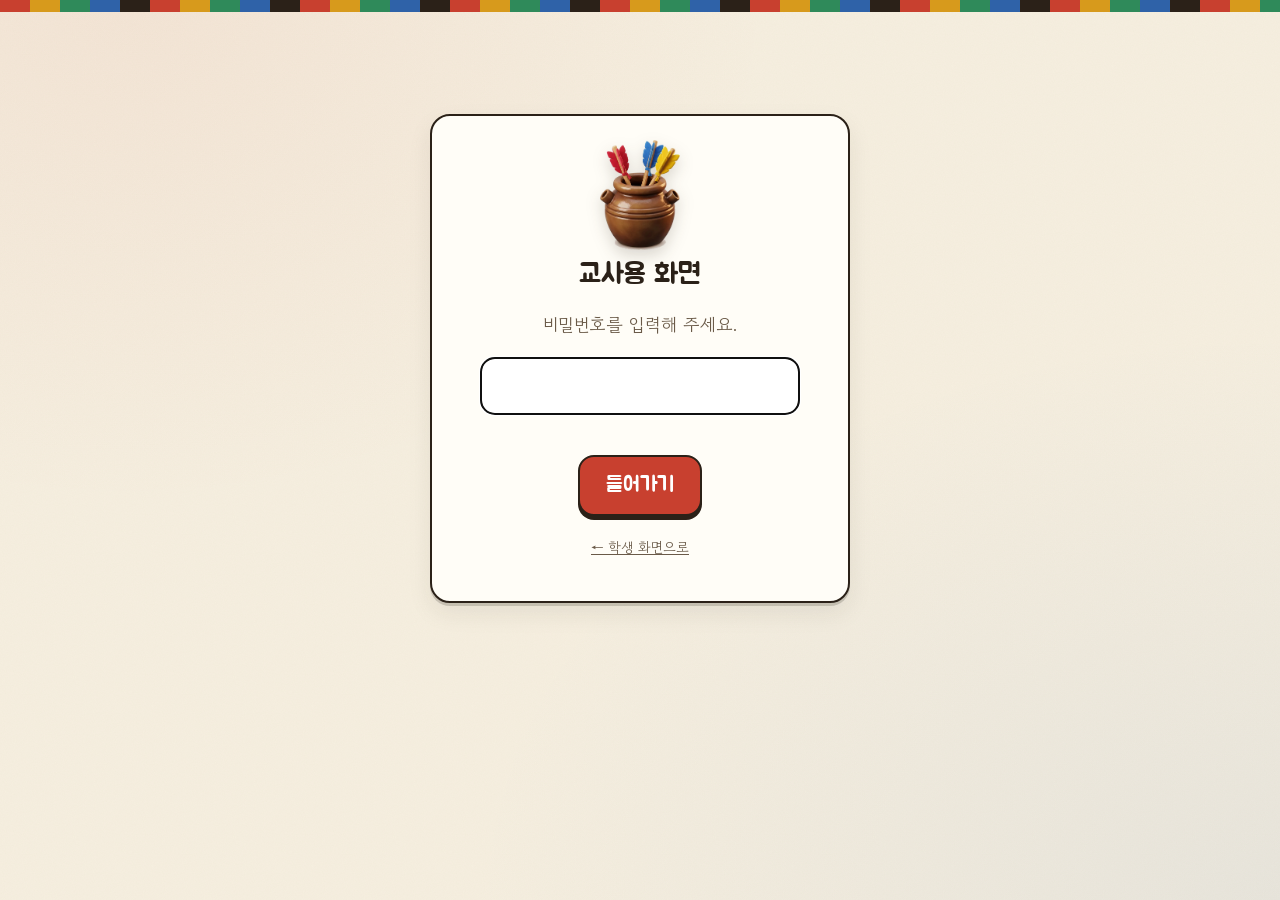
<file: tuho/teacher.html>
<!doctype html>
<html lang="ko">
<head>
<meta charset="utf-8">
<meta name="viewport" content="width=device-width, initial-scale=1">
<title>투호 챔피언십 · 교사용</title>
<link rel="preconnect" href="https://fonts.googleapis.com">
<link rel="preconnect" href="https://fonts.gstatic.com" crossorigin>
<link href="https://fonts.googleapis.com/css2?family=Gowun+Dodum&family=Jua&family=Nunito:wght@700;800&display=swap" rel="stylesheet">
<link rel="stylesheet" href="style.css?v=1127">
<link rel="icon" type="image/png" href="img/favicon.png">
<link rel="apple-touch-icon" href="img/icon.png">
<style>
main{max-width:1280px}
.bar2{display:flex;flex-wrap:wrap;gap:10px;align-items:center}
.seg{display:inline-flex;border:2px solid var(--ink);border-radius:14px;overflow:hidden}
.seg button{border:0;background:var(--card);padding:9px 16px;font-family:'Jua',sans-serif;font-size:17px;border-right:2px solid var(--ink)}
.seg button:last-child{border-right:0}
.seg button.on{color:#fff}
.seg button.on[data-o=wait]{background:var(--ink2)} .seg button.on[data-o=open]{background:var(--green)} .seg button.on[data-o=closed]{background:var(--yellow);color:var(--ink)}
.grid{display:grid;grid-template-columns:repeat(auto-fill,minmax(290px,1fr));gap:16px;margin-top:16px}
.gcard{background:var(--card);border:2px solid var(--ink);border-radius:18px;box-shadow:var(--shadow);overflow:hidden}
.ghead{display:flex;align-items:center;gap:8px;padding:10px 14px;color:#fff}
.ghead .nm{font-family:'Jua',sans-serif;font-size:21px;flex:1;white-space:nowrap;overflow:hidden;text-overflow:ellipsis}
.ghead .tot{font-family:'Jua',sans-serif;font-size:26px}
.adj{display:flex;gap:6px;padding:8px 12px;white-space:nowrap;border-bottom:1px solid var(--line);align-items:center;font-size:14px;color:var(--ink2)}
.adj button{border:1.5px solid var(--ink);background:#fff;border-radius:10px;padding:2px 9px;font-family:'Jua',sans-serif;font-size:15px}
.mem{display:grid;grid-template-columns:12px 1fr 92px 52px;gap:8px;align-items:center;padding:7px 12px;border-bottom:1px dashed var(--line);font-size:16px}
.mem:last-child{border-bottom:0}
.dot{width:10px;height:10px;border-radius:50%;background:#c9bda6}
.dot.on{background:var(--green);box-shadow:0 0 0 3px rgba(47,138,90,.2)}
.mbar{height:10px;border-radius:999px;background:var(--hanji2);overflow:hidden;border:1px solid var(--line)}
.mbar i{display:block;height:100%}
.mem .s{font-size:13px;color:var(--ink2)}
.mem .p{text-align:right;font-family:'Jua',sans-serif}
.side{display:grid;grid-template-columns:1fr 1fr;gap:16px;margin-top:16px}
.feed div{padding:6px 0;border-bottom:1px dashed var(--line);font-size:16px}
.small{font-size:14px;color:var(--ink2)}
.names{display:grid;grid-template-columns:repeat(auto-fill,minmax(140px,1fr));gap:8px;margin-top:10px}
.names input{font:inherit;padding:6px 10px;border:2px solid var(--ink);border-radius:10px;width:100%}
.big{position:fixed;inset:0;z-index:70;background:var(--hanji);padding:30px 6vw;overflow:auto}
.big h1{font-size:52px;text-align:center}
.big .brow{grid-template-columns:70px 240px 1fr 120px;gap:18px}
.big .brow .rk{font-size:40px} .big .brow .nm{font-size:34px} .big .brow .pt{font-size:40px}
.big .bar{height:46px}
.big .board{gap:22px;margin-top:30px}
.gate{max-width:420px;margin:80px auto}
#toast{position:fixed;left:50%;bottom:24px;transform:translateX(-50%);z-index:90;background:var(--ink);color:#fff;font-family:'Jua',sans-serif;font-size:20px;padding:10px 22px;border-radius:14px;box-shadow:var(--shadow);transition:opacity .3s;pointer-events:none}
.clock{font-family:'Jua',sans-serif;font-size:30px;padding:4px 14px;border:2px solid var(--ink);border-radius:14px;background:#fff;min-width:110px;text-align:center}
.clock.low{color:var(--no)}
.solo{display:grid;grid-template-columns:60px 1fr 150px 80px 90px 130px;gap:10px;align-items:center;padding:8px 14px;border-bottom:1px dashed var(--line);font-size:17px}
.solo .rk{font-family:'Jua',sans-serif;font-size:22px;text-align:center}
.solo .p{font-family:'Jua',sans-serif;font-size:22px;text-align:right}
.solo button{border:1.5px solid var(--ink);background:#fff;border-radius:10px;padding:2px 9px;font-family:'Jua',sans-serif;font-size:15px}
.podium{display:flex;justify-content:center;gap:24px;margin:20px 0}
.podium div{background:var(--card);border:3px solid var(--ink);border-radius:20px;padding:16px 26px;text-align:center;min-width:200px}
.podium b{display:block;font-size:56px}.podium span{font-family:'Jua',sans-serif;font-size:34px;display:block}
@media (max-width:800px){.side{grid-template-columns:1fr}}
</style>
</head>
<body>
<div class="dan"></div>
<main id="app"></main>
<div id="bigview"></div>
<script src="demo.js?v=1127"></script>
<script src="common.js?v=1127"></script>
<script>
const $ = s => document.querySelector(s);
const app = $('#app');
let PW = sessionStorage.getItem('tuho-pw') || '';
let D = null, timer = null, bigOn = false, editing = false;

function gate(msg) {
  app.innerHTML = `<div class="card gate center fade"><div class="art" style="width:110px;height:110px;margin:0 auto">${ART.tuho}</div>
    <h2 style="font-size:28px;margin:8px 0">교사용 화면</h2><p class="muted">비밀번호를 입력해 주세요.</p>
    <input class="input" id="pw" type="password" inputmode="numeric" maxlength="12" autofocus>
    <p style="color:var(--no);min-height:24px;margin:8px 0">${msg || ''}</p>
    <button class="btn" id="go">들어가기</button>
    <p style="margin-top:16px"><a href="index.html${DEMO ? '?demo' : ''}" class="small">← 학생 화면으로</a></p></div>`;
  $('#pw').onkeydown = e => { if (e.key === 'Enter') $('#go').click(); };
  $('#go').onclick = async () => {
    PW = $('#pw').value.trim(); $('#go').disabled = true;
    const r = await call({ action: 'dash' });
    if (r && r.ok) { sessionStorage.setItem('tuho-pw', PW); setD(r); render(); start(); }
    else { PW = ''; gate(r && r.error === 'pw' ? '비밀번호가 맞지 않아요.' : '서버에 연결하지 못했어요. 잠시 뒤 다시 해 주세요.'); }
  };
}
async function call(p) { try { return await api(Object.assign({ pw: PW }, p), 2); } catch (e) { return null; } }
function start() { clearInterval(timer); timer = setInterval(refresh, 4000); }
/* 버튼을 누른 동안에는 자동 새로 고침 결과를 버림 (옛날 상태가 화면을 덮어써서 버튼이 안 눌린 것처럼 보이던 문제) */
let actSeq = 0, pending = 0, refreshing = false;
async function refresh() {
  if (editing || pending || refreshing) return;
  refreshing = true; const seq = actSeq;
  try {
    const r = await call({ action: 'dash' });
    if (seq !== actSeq || pending) return;
    if (r && r.ok) { setD(r); render(); } else if (r && r.error === 'pw') { sessionStorage.removeItem('tuho-pw'); gate('비밀번호를 다시 입력해 주세요.'); }
  } finally { refreshing = false; }
}
/* 교사 버튼 공통: 화면을 먼저 바꾸고(낙관적 반영) 서버에 보냄 */
async function act(payload, optimistic, btn) {
  actSeq++; pending++;
  const backup = D && JSON.parse(JSON.stringify(D));
  if (optimistic && D) { optimistic(D); render(); }
  toast('⏳ 저장하는 중…');
  try {
    const r = await call(payload);
    if (r && r.ok) { setD(r); render(); toast('✅ 반영됐어요', 1200); return r; }
    if (backup) { D = backup; render(); }
    toast('⚠️ 연결이 늦어요. 한 번 더 눌러 주세요.', 2500); return null;
  } finally { pending--; actSeq++; }
}
let toastT = null;
function toast(msg, hide) {
  let el = $('#toast'); if (!el) { el = document.createElement('div'); el.id = 'toast'; document.body.appendChild(el); }
  el.textContent = msg; el.style.opacity = 1; clearTimeout(toastT);
  if (hide) toastT = setTimeout(() => el.style.opacity = 0, hide);
}

function boardRows() {
  if (SOLO()) { const arr = soloRanked(), max = Math.max(50, ...arr.map(x => x.p)); return `<div class="board">${arr.slice(0, 10).map(x => `<div class="brow"><div class="rk">${x.rk === 1 && x.p > 0 ? '👑' : x.rk}</div><div class="nm">${esc(x.n)}</div><div class="bar"><i style="width:${Math.round(x.p / max * 100)}%;background:var(--blue)"></i></div><div class="pt">${x.p}</div></div>`).join('') || '<p class="small">아직 아무도 없어요</p>'}</div>`; }
  const arr = D.names.map((n, i) => ({ i, n, p: D.totals[i] || 0 })).sort((a, b) => b.p - a.p);
  const max = Math.max(50, ...arr.map(x => x.p)); let rank = 0, prev = null;
  return `<div class="board">${arr.map((x, k) => { if (x.p !== prev) { rank = k + 1; prev = x.p; } return `<div class="brow"><div class="rk">${rank === 1 && x.p > 0 ? '👑' : rank}</div><div class="nm">${TEAMI[x.i]} ${esc(x.n)}</div><div class="bar"><i style="width:${Math.round(x.p / max * 100)}%;background:${TEAMC[x.i]}"></i></div><div class="pt">${x.p}</div></div>`; }).join('')}</div>`;
}
let skew = 0;
const srvNow = () => Date.now() + skew;
const SOLO = () => D && D.mode === 'solo';
const mmss = ms => { const t = Math.ceil(ms / 1000); return String(Math.floor(t / 60)).padStart(2, '0') + ':' + String(t % 60).padStart(2, '0'); };
function leftMs() { if (!D) return 0; if (D.open === 'open' && D.ends) return Math.max(0, D.ends - srvNow()); if (D.open === 'wait' && D.left) return D.left; return D.open === 'wait' && D.dur ? D.dur * 60000 : 0; }
function soloRanked() { const arr = (D.solo || []).slice().sort((a, b) => b.p - a.p); let rank = 0, prev = null; arr.forEach((x, k) => { if (x.p !== prev) { rank = k + 1; prev = x.p; } x.rk = rank; }); return arr; }
let lastOpen = '';
function setD(r) { if (r.light && D) { r.hard = D.hard; } D = r; if (r.now) skew = r.now - Date.now(); if (lastOpen === 'open' && D.open === 'closed') bigOn = true; if (D.open !== 'closed') paintBig.done = false; lastOpen = D.open; }
setInterval(() => {
  const el = $('#clock'); if (!D || !el) return;
  const ms = leftMs(); el.textContent = D.open === 'closed' ? '끝' : (D.dur || D.ends || D.left) ? (D.open === 'wait' ? '⏸ ' : '⏱ ') + mmss(ms) : '제한 없음';
  el.classList.toggle('low', D.open === 'open' && !!D.ends && ms <= 30000);
  if (D.open === 'open' && D.ends && ms <= 0 && !el.dataset.fired) { el.dataset.fired = '1'; refresh(); }
}, 1000);
function ago(ms) { const s = Math.round((Date.now() - ms) / 1000); return s < 60 ? `${s}초 전` : `${Math.round(s / 60)}분 전`; }

function render() {
  if (!D) return;
  const studs = D.students || [];
  const joined = studs.length, done = studs.filter(s => s.done).length;
  const focusId = document.activeElement && document.activeElement.id;
  app.innerHTML = `
  <div class="card" style="padding:16px 20px">
    <div class="bar2">
      <div class="art" style="width:46px;height:46px">${ART.tuho}</div>
      <div><h1 style="font-size:28px">투호 챔피언십 · 교사용 <span style="font-size:20px;color:var(--red)">${SOLO() ? '🏹 개인전' : '👥 모둠전'}</span></h1><div class="small">Lesson 11 2차시 (교과서 152~153쪽) · 참가 ${joined}명 · 완주 ${done}명${DEMO ? ' · <b style="color:var(--no)">연습 모드</b>' : ''}</div></div>
      <div class="grow"></div>
      <div class="clock" id="clock">--:--</div>
      <button class="btn small ghost" data-time="1" title="남은 시간 1분 늘리기">+1분</button><button class="btn small ghost" data-time="-1" title="남은 시간 1분 줄이기">−1분</button>
      <div class="seg" id="seg">${[['wait', '⏸ 입장 준비'], ['open', '▶ 축제 시작'], ['closed', '🏆 시상식']].map(([o, t]) => `<button data-o="${o}" class="${D.open === o ? 'on' : ''}">${t}</button>`).join('')}</div>
      <button class="btn small yellow" id="bigBtn">📺 전광판</button>
    </div>
    <p class="small" style="margin:10px 0 0">입장 준비: 학생들이 이름과 모둠만 고르고 기다려요. · 축제 시작: 문제를 풀어요 (중간에 '입장 준비'를 누르면 잠깐 멈춤). · 시상식: 모든 학생 화면에 순위가 떠요. · 제한 시간이 끝나면 자동으로 시상식이 열려요.</p>
  </div>

  ${SOLO() ? soloGrid(studs) : `<div class="grid">${D.names.map((n, g) => {
    const mem = studs.filter(s => s.g === g).sort((a, b) => b.qi - a.qi);
    return `<div class="gcard"><div class="ghead" style="background:${TEAMC[g]}"><span style="font-size:22px">${TEAMI[g]}</span><span class="nm">${esc(n)}</span><span class="tot">${D.totals[g] || 0}점</span></div>
      <div class="adj">점수 <button data-adj="${g}" data-d="5">+5</button><button data-adj="${g}" data-d="10">+10</button><button data-adj="${g}" data-d="-5">−5</button><button data-adj="${g}" data-d="-10">−10</button><span class="grow"></span>${mem.length}명</div>
      ${mem.length ? mem.map(s => {
        const on = Date.now() - s.updated < 90000, pct = Math.round(s.qi / Q.length * 100), b = s.qi >= Q.length ? null : BOOTHS[Q[s.qi].b];
        return `<div class="mem"><span class="dot ${on ? 'on' : ''}" title="${ago(s.updated)}"></span>
          <div style="min-width:0"><div style="white-space:nowrap;overflow:hidden;text-overflow:ellipsis">${esc(s.name)} ${s.done ? '✅' : ''}</div><div class="s">${s.done ? '완주!' : b ? `${b.flag} ${b.place}` : ''} · 첫 정답 ${s.first}</div></div>
          <div><div class="mbar"><i style="width:${pct}%;background:${TEAMC[g]}"></i></div><div class="s">${s.qi} / ${Q.length}${s.bonus ? ` · 🎁${s.bonus}` : ''}</div></div>
          <div class="p">+${s.pts}</div></div>`;
      }).join('') : `<div class="small" style="padding:12px 14px">아직 들어온 학생이 없어요</div>`}</div>`;
  }).join('')}</div>`}

  <div class="side">
    <div class="card"><h3>🏹 방금 던진 화살</h3><div class="feed" style="margin-top:8px">${(D.feed || []).slice(0, 12).map(f => `<div>${f.teacher ? '🧑‍🏫' : f.gold ? '✨' : f.bonus ? '🎁' : '🏹'} ${f.solo ? '' : `<b style="color:${TEAMC[f.g]}">${esc(D.allNames[f.g] || '')}</b>`} ${esc(f.who)} <b>${f.pts > 0 ? '+' : ''}${f.pts}점</b> <span class="small">${ago(f.t)}</span></div>`).join('') || '<div class="small">아직 없어요</div>'}</div></div>
    <div class="card"><h3>🤔 많이 틀린 문제</h3><div class="feed" style="margin-top:8px">${(D.hard || []).map(h => { const q = Q[h.qi - 1]; return `<div><b>${h.qi}번</b> ${q ? esc(q.q) : ''} <span class="small">· ${h.wrong}/${h.n}명 처음에 틀림</span></div>`; }).join('') || '<div class="small">아직 없어요</div>'}</div></div>
  </div>

  <div class="card" style="margin-top:16px">
    <h3>⚙️ 게임 설정</h3>
    <div class="row" style="margin-top:10px">게임 방식
      <select id="mode" class="input" style="width:140px;font-size:18px;padding:6px" ${D.open !== 'wait' ? 'disabled' : ''}><option value="team" ${!SOLO() ? 'selected' : ''}>👥 모둠전</option><option value="solo" ${SOLO() ? 'selected' : ''}>🏹 개인전</option></select>
      제한 시간
      <select id="dur" class="input" style="width:130px;font-size:18px;padding:6px">${[0, 3, 5, 7, 10, 12, 15, 20, 25, 30, 40].map(k => `<option value="${k}" ${k === D.dur ? 'selected' : ''}>${k ? k + '분' : '제한 없음'}</option>`).join('')}</select>
      <span class="small">게임 방식은 '입장 준비'일 때만 바꿀 수 있어요. 바꾼 뒤엔 '새 수업 시작'을 눌러 학생들이 다시 들어오게 하면 깔끔해요. 시간은 '축제 시작'을 누를 때부터 흘러요.</span></div>
    <div class="row" style="margin-top:10px">모둠 수
      <select id="n" class="input" style="width:90px;font-size:18px;padding:6px">${[2, 3, 4, 5, 6, 7, 8].map(k => `<option ${k === D.n ? 'selected' : ''}>${k}</option>`).join('')}</select>
      <span class="small">모둠 이름은 아래에서 바꿀 수 있어요.</span></div>
    <div class="names">${D.allNames.slice(0, 8).map((n, i) => `<input id="nm${i}" value="${esc(n)}" maxlength="12" style="border-color:${TEAMC[i]};${i >= D.n ? 'opacity:.4' : ''}">`).join('')}</div>
    <div class="row" style="margin-top:12px"><button class="btn small green" id="saveCfg">설정 저장</button>
      <div class="grow"></div>
      <button class="btn small ghost" id="reset">🔄 새 수업 시작 (점수·학생 모두 지우기)</button></div>
    <p class="small" style="margin:10px 0 0">학생 화면: <a href="index.html${DEMO ? '?demo' : ''}" target="_blank">${location.href.replace(/teacher\.html.*$/, '')}</a></p>
  </div>`;
  if (focusId && $('#' + focusId)) $('#' + focusId).focus();
  bind();
  if (bigOn) paintBig();
}

function bind() {
  app.querySelectorAll('#seg button').forEach(b => b.onclick = async () => {
    const o = b.dataset.o; if (D.open === o) return;
    if (o === 'closed' && !confirm('시상식을 열까요? 모든 학생 화면에 순위가 나타나요.')) return;
    const r = await act({ action: 'config', open: o }, d => {
      const now = srvNow();
      if (o === 'open') { d.ends = d.left > 0 ? now + d.left : (d.dur > 0 ? now + d.dur * 60000 : 0); d.left = 0; }
      else if (o === 'wait') { d.left = d.open === 'open' && d.ends ? Math.max(1000, d.ends - now) : 0; d.ends = 0; }
      else { d.ends = 0; d.left = 0; }
      d.open = o;
    });
    if (r && o === 'closed') { bigOn = true; paintBig(); }
  });
  app.querySelectorAll('[data-adj]').forEach(b => b.onclick = () => { const g = Number(b.dataset.adj), dd = Number(b.dataset.d); act({ action: 'adjust', group: g, delta: dd }, d => { d.totals[g] = Math.max(0, (d.totals[g] || 0) + dd); }); });
  app.querySelectorAll('.names input, #n, #mode, #dur').forEach(el => { el.onfocus = () => editing = true; el.onblur = () => setTimeout(() => editing = false, 300); });
  $('#saveCfg').onclick = async () => {
    const names = []; for (let i = 0; i < 8; i++) names.push($('#nm' + i).value);
    editing = false;
    act({ action: 'config', n: Number($('#n').value), names, mode: $('#mode').value, dur: Number($('#dur').value) });
  };
  $('#reset').onclick = async () => {
    if (!confirm('새 수업을 시작할까요?\n모둠 점수와 학생 기록이 모두 지워지고, 학생들은 다시 입장해야 해요.\n(구글 시트의 "기록" 탭은 남아 있어요.)')) return;
    act({ action: 'reset' }, d => { d.open = 'wait'; d.ends = 0; d.left = 0; d.totals = d.totals.map(() => 0); d.solo = []; d.feed = []; d.students = []; d.hard = []; });
  };
  app.querySelectorAll('[data-time]').forEach(b => b.onclick = () => { const m = Number(b.dataset.time) * 60000; act({ action: 'time', delta: Number(b.dataset.time) }, d => { const now = srvNow(); if (d.open === 'open' && d.ends) d.ends = Math.max(now + 5000, d.ends + m); else if (d.open === 'wait' && d.left) d.left = Math.max(5000, d.left + m); }); });
  app.querySelectorAll('[data-sadj]').forEach(b => b.onclick = () => { const id = b.dataset.sadj, dd = Number(b.dataset.d); act({ action: 'adjustStu', id, delta: dd }, d => { const x = (d.solo || []).find(y => y.id === id); if (x) x.p = Math.max(0, x.p + dd); }); });
  $('#bigBtn').onclick = () => { bigOn = true; paintBig(); };
}
function paintBig() {
  if (SOLO()) {
    const arr = soloRanked(), podium = arr.filter(x => x.rk <= 3 && x.p > 0).slice(0, 6);
    $('#bigview').innerHTML = `<div class="big"><div class="dan" style="margin:-30px -6vw 20px"></div>
      <h1>${D.open === 'closed' ? '🏆 개인전 투호 챔피언!' : '🏹 개인전 전광판'}</h1>
      ${D.open === 'closed' ? `<div class="podium">${podium.map(x => `<div><b>${['🥇', '🥈', '🥉'][x.rk - 1]}</b><span>${esc(x.n)}</span>${x.p}점</div>`).join('')}</div>` : ''}
      ${boardRows()}
      <div class="center" style="margin-top:30px"><button class="btn ghost" id="closeBig">닫기</button></div></div>`;
    $('#closeBig').onclick = () => { bigOn = false; $('#bigview').innerHTML = ''; };
    if (D.open === 'closed' && !paintBig.done) { paintBig.done = true; try { SFX.fanfare(); } catch (e) {} }
    return;
  }
  const top = Math.max(0, ...D.totals), win = D.names.map((n, i) => ({ n, i, p: D.totals[i] })).filter(x => x.p === top && top > 0);
  $('#bigview').innerHTML = `<div class="big"><div class="dan" style="margin:-30px -6vw 20px"></div>
    <h1>${D.open === 'closed' ? '🏆 투호 챔피언!' : '🏹 투호 챔피언십 전광판'}</h1>
    ${D.open === 'closed' && win.length ? `<p class="jua center" style="font-size:44px;margin:10px 0">${win.map(w => `<span style="color:${TEAMC[w.i]}">${TEAMI[w.i]} ${esc(w.n)}</span>`).join(' · ')} <span style="color:var(--ink)">${top}점</span></p>` : ''}
    ${boardRows()}
    <div class="center" style="margin-top:30px"><button class="btn ghost" id="closeBig">닫기</button></div></div>`;
  $('#closeBig').onclick = () => { bigOn = false; $('#bigview').innerHTML = ''; };
}

function soloGrid(studs) {
  const arr = soloRanked(), by = {}; studs.forEach(s => by[s.id] = s);
  return `<div class="card" style="margin-top:16px;padding:0;overflow:hidden">
    <div class="solo" style="background:var(--ink);color:#fff;font-family:'Jua',sans-serif"><span>순위</span><span>이름</span><span>진행</span><span>첫 정답</span><span style="text-align:right">점수</span><span>점수 고치기</span></div>
    ${arr.map(x => { const s = by[x.id] || { qi: 0, first: 0, updated: 0, bonus: 0 }; const on = Date.now() - s.updated < 90000, pct = Math.round(s.qi / Q.length * 100), md = ['🥇', '🥈', '🥉'][x.rk - 1];
      return `<div class="solo"><span class="rk">${md && x.p > 0 ? md : x.rk}</span>
        <span style="white-space:nowrap;overflow:hidden;text-overflow:ellipsis"><span class="dot ${on ? 'on' : ''}" style="display:inline-block;margin-right:6px"></span>${esc(x.n)} ${s.done ? '✅' : ''}</span>
        <span><div class="mbar"><i style="width:${pct}%;background:var(--blue)"></i></div><span class="small">${s.qi} / ${Q.length}${s.bonus ? ` · 🎁${s.bonus}` : ''}</span></span>
        <span>${s.first}</span><span class="p">${x.p}</span>
        <span><button data-sadj="${esc(x.id)}" data-d="5">+5</button> <button data-sadj="${esc(x.id)}" data-d="-5">−5</button></span></div>`; }).join('') || `<div class="small" style="padding:14px">아직 들어온 학생이 없어요</div>`}
  </div>`;
}

if (PW) { call({ action: 'dash' }).then(r => { if (r && r.ok) { setD(r); render(); start(); } else gate(); }); }
else gate();
</script>
</body>
</html>
</file>
<file: midnight/style.css>
/* Layout: an antique shop at midnight — brass clock + title on top, team "price tags" rail, aged-paper ledger card for questions, wooden shelf of sealed caskets for rewards. Single deliberate sepia-dark look. */
:root{
  --walnut:#1f1611; --walnut-2:#2b2019; --walnut-3:#3a2b21;
  --paper:#efe1c1; --paper-2:#e2cfa4; --ink-dark:#2c2117;
  --brass:#c9a24a; --brass-deep:#8a6a26;
  --wax:#9b2f2f; --moss:#5f8f7a;
  --ink:#eadcbf; --muted:#b29f80;
  --good:#8fd1a6; --bad:#f08a7a; --neutral:#d8c38f;
  --f-display:"Song Myung","Gowun Batang",serif;
  --f-body:"Gowun Batang",serif;
  --f-en:"IM Fell English","Gowun Batang",Georgia,serif;
  color-scheme:dark;
}
html,body{height:100%}
body{background:var(--walnut);color:var(--ink);font-family:var(--f-body);
  background-image:radial-gradient(ellipse at 50% -10%,rgba(201,162,74,.18) 0,transparent 55%),
    repeating-linear-gradient(90deg,rgba(255,255,255,.012) 0 2px,transparent 2px 9px);
  background-attachment:fixed}
body::after{content:"";position:fixed;inset:0;pointer-events:none;
  background:radial-gradient(ellipse at 50% 40%,transparent 50%,rgba(0,0,0,.55) 100%)}
.wrap{max-width:1180px;margin:0 auto;padding-block:20px 48px;
  padding-left:max(16px,env(safe-area-inset-left,0px));padding-right:max(16px,env(safe-area-inset-right,0px));
  display:flex;flex-direction:column;gap:18px;position:relative;z-index:1}
h1,h2,h3{font-family:var(--f-display);font-weight:400;margin:0;text-wrap:balance}
button{font:inherit;cursor:pointer;color:inherit}
button:focus-visible,input:focus-visible,select:focus-visible{outline:3px solid var(--brass);outline-offset:3px}
.btn{background:linear-gradient(180deg,#d9b55d,var(--brass));color:#2a1d08;border:0;border-radius:8px;padding:12px 26px;font-family:var(--f-display);font-size:1.25rem;
  box-shadow:0 4px 0 var(--brass-deep),inset 0 1px 0 rgba(255,255,255,.4);transition:transform .1s}
.btn:active{transform:translateY(3px);box-shadow:0 1px 0 var(--brass-deep)}
.btn.ghost{background:transparent;color:var(--brass);border:1px solid var(--brass-deep);box-shadow:none;font-size:1rem;padding:9px 16px}

/* header */
.top{display:flex;align-items:center;justify-content:space-between;gap:14px;flex-wrap:wrap}
.brand{display:flex;align-items:center;gap:14px}
.clock{width:64px;height:64px;flex:none;filter:drop-shadow(0 0 10px rgba(201,162,74,.35))}
.brand small{color:var(--brass);font-family:var(--f-en);font-style:italic;font-size:1rem;letter-spacing:.04em}
.brand h1{font-size:clamp(1.7rem,3.6vw,2.6rem);color:var(--paper)}
.toolbar{display:flex;gap:8px;flex-wrap:wrap;align-items:center}
.chip{font-family:var(--f-en);font-size:1.05rem;color:var(--muted);padding:0 6px}

/* setup */
.setup{background:var(--walnut-2);border:1px solid var(--walnut-3);border-radius:6px;padding:26px;display:flex;flex-direction:column;gap:22px;box-shadow:inset 0 0 0 6px var(--walnut),inset 0 0 0 7px var(--brass-deep)}
.story{font-size:1.1rem;line-height:1.8;max-width:62ch;margin:0;color:var(--ink)}
.story em{font-family:var(--f-en);color:var(--brass)}
.lab{font-family:var(--f-display);color:var(--brass);font-size:1.3rem}
.count-row{display:flex;gap:10px;flex-wrap:wrap}
.count-row button{width:56px;height:56px;border-radius:50%;border:1px solid var(--brass-deep);background:var(--walnut);font-family:var(--f-display);font-size:1.6rem;color:var(--paper)}
.count-row button[aria-pressed="true"]{background:var(--wax);border-color:#c45a4a;box-shadow:0 0 0 3px rgba(155,47,47,.35)}
.names{display:grid;grid-template-columns:repeat(auto-fill,minmax(170px,1fr));gap:12px}
.names label{display:flex;flex-direction:column;gap:6px;font-size:.92rem;color:var(--muted)}
.names input,.sel{background:var(--walnut);border:1px solid var(--walnut-3);border-bottom:2px solid var(--brass-deep);border-radius:4px;padding:10px 12px;color:var(--paper);font-family:var(--f-display);font-size:1.2rem;min-width:0}
.sel{font-size:1rem;padding:6px 10px}
.rules{display:grid;grid-template-columns:repeat(auto-fit,minmax(240px,1fr));gap:12px}
.rule{background:var(--walnut);border-left:3px solid var(--brass-deep);padding:12px 16px;line-height:1.6;font-size:.98rem}
.rule b{font-family:var(--f-display);font-weight:400;color:var(--paper);font-size:1.15rem;display:block;margin-bottom:2px}
.catalog{display:grid;grid-template-columns:repeat(auto-fill,minmax(210px,1fr));gap:8px}
.cat{display:flex;gap:10px;align-items:center;background:var(--walnut);padding:8px 12px;border-radius:4px;font-size:.92rem;line-height:1.35}
.cat .ic{font-size:1.4rem;flex:none}
.cat b{font-family:var(--f-display);font-weight:400;font-size:1rem;display:block}
.cat.g b{color:var(--good)}.cat.b b{color:var(--bad)}.cat.n b{color:var(--neutral)}
.opts{display:flex;gap:16px;flex-wrap:wrap;align-items:center;color:var(--muted)}
.opts label{display:flex;gap:8px;align-items:center}

/* team tags */
.board{display:grid;grid-template-columns:repeat(auto-fit,minmax(150px,1fr));gap:12px}
.team{position:relative;text-align:left;background:var(--paper);color:var(--ink-dark);border:0;border-radius:4px 14px 14px 4px;padding:12px 14px 12px 26px;display:flex;flex-direction:row;align-items:center;gap:10px;
  box-shadow:0 3px 0 rgba(0,0,0,.35);transition:transform .25s,box-shadow .25s;transform:rotate(var(--tilt,0deg))}
.team::before{content:"";position:absolute;left:9px;top:50%;width:9px;height:9px;margin-top:-5px;border-radius:50%;background:var(--walnut);box-shadow:inset 0 0 0 2px var(--brass-deep)}
.team .nm{flex:1;min-width:0;font-family:var(--f-display);font-size:1.15rem;display:flex;align-items:center;gap:6px;overflow-wrap:anywhere}
.team .sc{flex:none;font-family:var(--f-en);font-size:2rem;font-variant-numeric:tabular-nums;line-height:1;display:flex;align-items:baseline;gap:2px}
.team .sc small{font-family:var(--f-display);font-size:.95rem;opacity:.7}
.team .sh{font-size:.95rem;flex:none}
.team.on{transform:translateY(-4px) rotate(0deg);box-shadow:0 0 0 3px var(--brass),0 0 22px rgba(201,162,74,.55)}
.team.on::after{content:"차례";position:absolute;top:-10px;left:22px;font-family:var(--f-display);font-size:.78rem;background:var(--wax);color:var(--paper);border-radius:3px;padding:1px 8px}
.team .delta{position:absolute;right:8px;top:-14px;font-family:var(--f-en);font-size:1.25rem;padding:0 8px;border-radius:999px;background:var(--walnut);box-shadow:0 0 0 1px var(--brass-deep);animation:pop 2.6s forwards}
.team .delta.up{color:var(--good)}.team .delta.down{color:var(--bad)}
.team.bump .sc{animation:bump .6s}
@keyframes bump{30%{transform:scale(1.35)}}
@keyframes pop{0%{opacity:0;transform:translateY(8px) scale(.7)}12%{opacity:1;transform:none}80%{opacity:1}100%{opacity:0;transform:translateY(-8px)}}
.sound{min-width:44px}

/* ledger (question) */
.ledger{background:var(--paper);color:var(--ink-dark);border-radius:4px;padding:26px;display:flex;flex-direction:column;gap:18px;
  background-image:linear-gradient(90deg,transparent 46px,rgba(155,47,47,.25) 46px 47px,transparent 47px),repeating-linear-gradient(180deg,transparent 0 33px,rgba(44,33,23,.07) 33px 34px);
  box-shadow:0 12px 30px rgba(0,0,0,.5),inset 0 0 60px rgba(120,80,30,.25)}
.qhead{display:flex;justify-content:space-between;align-items:center;gap:10px;flex-wrap:wrap}
.tag{font-family:var(--f-en);font-style:italic;font-size:1.05rem;color:var(--wax);border:1px solid var(--wax);border-radius:3px;padding:3px 10px}
.turn{font-family:var(--f-display);font-size:1.3rem}
.qbody{display:grid;grid-template-columns:minmax(0,1fr) minmax(0,1.15fr);gap:22px;align-items:start}
.qbody.solo{grid-template-columns:minmax(0,1fr)}
.passage{background:#f7ecd2;border:1px solid var(--paper-2);padding:16px 18px;font-family:var(--f-en);font-size:1.22rem;line-height:1.65;min-width:0;box-shadow:3px 3px 0 var(--paper-2)}
.passage h3{font-family:var(--f-en);font-size:1.35rem;color:var(--wax);margin-bottom:6px}
.passage p{margin:0}
.speak{margin-top:10px;background:var(--ink-dark);color:var(--paper);border:0;border-radius:4px;padding:6px 14px;font-family:var(--f-display)}
.qtext{font-family:var(--f-display);font-size:clamp(1.45rem,2.6vw,2.05rem);line-height:1.45;margin:0}
.qtext .en{font-family:var(--f-en);display:block;margin-top:6px;color:#5b3a1e;font-size:1.08em}
.blank{display:inline-block;min-width:4em;border-bottom:2px solid #5b3a1e;text-align:center}
.choices{display:grid;gap:10px;margin-top:16px}
.choice{display:flex;align-items:center;gap:12px;text-align:left;background:#f9f0db;border:2px solid var(--paper-2);border-radius:4px;padding:12px 16px;font-family:var(--f-en);font-size:1.32rem;color:var(--ink-dark);transition:border-color .15s,background .15s}
.choice:hover:not(:disabled){border-color:var(--ink-dark)}
.choice .k{flex:none;width:34px;height:34px;border-radius:50%;background:var(--wax);color:var(--paper);display:grid;place-items:center;font-family:var(--f-display);font-size:1.1rem}
.choice.kr{font-family:var(--f-display);font-size:1.25rem}
.choice.right{border-color:#3f7a5f;background:#dcebd9}
.choice.wrong{border-color:var(--wax);background:#f2d4cc;text-decoration:line-through}
.choice:disabled{cursor:default}
.verdict{display:flex;align-items:center;justify-content:space-between;gap:12px;flex-wrap:wrap;border-radius:4px;padding:14px 18px;font-family:var(--f-display);font-size:1.4rem}
.verdict.ok{background:var(--ink-dark);color:var(--paper)}
.verdict.no{background:var(--wax);color:var(--paper)}
.verdict span small{display:block;font-family:var(--f-en);font-size:1.1rem;opacity:.9;margin-top:2px}

/* shelf */
.shelf{position:relative;background:var(--walnut-2);border:1px solid var(--walnut-3);border-radius:6px;padding:24px 22px 28px;display:flex;flex-direction:column;gap:18px;align-items:center;text-align:center;overflow:hidden}
.shelf::before{content:"";position:absolute;left:50%;top:-60px;width:360px;height:220px;margin-left:-180px;background:radial-gradient(ellipse,rgba(233,190,100,.22),transparent 70%);animation:flicker 3.2s infinite;pointer-events:none}
@keyframes flicker{0%,100%{opacity:1}40%{opacity:.75}55%{opacity:.95}70%{opacity:.6}}
.shelf h2{font-size:clamp(1.5rem,3vw,2.1rem);color:var(--paper);position:relative}
.shelf p{margin:0;color:var(--muted);position:relative}
.boxes{display:grid;grid-template-columns:repeat(3,minmax(0,1fr));gap:26px 18px;width:100%;max-width:780px;position:relative}
.boxes::after{content:"";position:absolute;left:-12px;right:-12px;top:calc(50% - 6px);height:12px;background:linear-gradient(180deg,#5a3f2b,#2e2017);box-shadow:0 6px 10px rgba(0,0,0,.5);z-index:-1}
.box{position:relative;aspect-ratio:1/0.82;max-width:100%;border:0;background:none;padding:0;perspective:700px}
.box .base,.box .lid{position:absolute;left:7%;right:7%}
.box .base{bottom:4%;height:56%;border-radius:3px;
  background:repeating-linear-gradient(90deg,rgba(0,0,0,.08) 0 3px,transparent 3px 11px),linear-gradient(180deg,var(--wood) 0,color-mix(in srgb,var(--wood) 55%,#000) 100%);
  box-shadow:inset 0 0 0 3px rgba(201,162,74,.55),0 8px 12px rgba(0,0,0,.45)}
.box .lid{top:12%;height:32%;border-radius:40% 40% 3px 3px / 70% 70% 3px 3px;transform-origin:50% 100%;
  background:linear-gradient(180deg,color-mix(in srgb,var(--wood) 75%,#fff) 0,var(--wood) 100%);
  box-shadow:inset 0 0 0 3px rgba(201,162,74,.55);transition:transform .7s cubic-bezier(.3,1.5,.5,1);z-index:2}
.box .seal{position:absolute;left:50%;top:46%;width:46px;height:46px;margin-left:-23px;border-radius:50%;z-index:3;
  background:radial-gradient(circle at 35% 30%,#c4504a,var(--wax) 60%,#5e1717);display:grid;place-items:center;
  font-family:var(--f-display);font-size:1.45rem;color:#f4d9c9;box-shadow:0 2px 4px rgba(0,0,0,.5);transition:opacity .3s,transform .3s}
.box:hover:not(:disabled) .lid{transform:rotateX(-14deg)}
.box:hover:not(:disabled) .seal{transform:scale(1.08)}
.box .item{position:absolute;left:0;right:0;top:-6%;z-index:4;background:var(--paper);color:var(--ink-dark);border-radius:3px;padding:8px 6px 10px;line-height:1.25;
  opacity:0;transform:translateY(40px) scale(.6);transition:all .5s .25s;box-shadow:0 8px 22px rgba(0,0,0,.55)}
.box .item .ic{font-size:2rem;display:block}
.box .item b{display:block;font-family:var(--f-display);font-weight:400;font-size:1.25rem}
.box .item i{display:block;font-family:var(--f-en);font-size:.95rem;color:#6b4e30}
.box .item.g b{color:#2f6e4f}.box .item.b b{color:var(--wax)}.box .item.n b{color:#7a5a20}
.box.open .lid{transform:rotateX(-115deg)}
.box.open .seal{opacity:0;transform:scale(1.6)}
.box.open .item{opacity:1;transform:none}
.box.dim{opacity:.5}
.box.dim .item{transform:scale(.82)}
.box:disabled{cursor:default}
.result{font-family:var(--f-display);font-size:1.5rem;color:var(--paper);line-height:1.45;position:relative;max-width:46ch}
.result .en{display:block;font-family:var(--f-en);font-style:italic;color:var(--brass);font-size:1.15rem}
.targets{display:flex;gap:10px;flex-wrap:wrap;justify-content:center;position:relative}
.targets button{background:var(--paper);color:var(--ink-dark);border:0;border-radius:4px 12px 12px 4px;padding:10px 18px;font-family:var(--f-display);font-size:1.15rem;box-shadow:0 3px 0 rgba(0,0,0,.35)}

/* end */
.podium{display:flex;flex-direction:column;gap:10px;width:100%;max-width:560px;position:relative}
.rank{display:flex;justify-content:space-between;align-items:center;background:var(--walnut);border-bottom:1px dashed var(--walnut-3);padding:12px 18px;font-family:var(--f-display);font-size:1.3rem}
.rank.first{background:var(--paper);color:var(--ink-dark);font-size:1.6rem}
.rank .pts{font-family:var(--f-en);font-variant-numeric:tabular-nums}

/* 가게 배경 그림 */
body{background-image:linear-gradient(rgba(24,17,12,.66),rgba(24,17,12,.86)),var(--shopbg,none);background-size:cover;background-position:center;background-attachment:fixed}
.hero{width:100%;max-width:100%;aspect-ratio:2.2/1;background:center/cover no-repeat;border-radius:4px;box-shadow:0 10px 30px rgba(0,0,0,.5);
  -webkit-mask-image:linear-gradient(180deg,#000 75%,transparent);mask-image:linear-gradient(180deg,#000 75%,transparent);margin-bottom:-36px}
.intro{display:grid;grid-template-columns:minmax(0,1fr) minmax(0,1.1fr);gap:24px;align-items:center;position:relative}
.intro img{width:100%;border-radius:4px;box-shadow:0 0 0 1px var(--brass-deep),0 10px 26px rgba(0,0,0,.5);transform:rotate(-1.2deg)}
@media (max-width:760px){.intro{grid-template-columns:minmax(0,1fr)}}
.keeper{display:flex;gap:16px;align-items:center}
.keeper img{flex:none;width:96px;height:96px;border-radius:50%;object-fit:cover;box-shadow:0 0 0 3px var(--brass),0 4px 10px rgba(0,0,0,.35);transition:transform .3s}
.keeper.right img{transform:rotate(-4deg) scale(1.05)}
.keeper.wrong img{transform:rotate(3deg)}
.bubble{flex:1;min-width:0;display:flex;flex-direction:column;gap:6px}
.say{margin:0;font-family:var(--f-display);font-size:1.15rem;color:#5b3a1e;position:relative;padding-left:14px;border-left:2px solid var(--brass)}
@media (max-width:760px){.keeper img{width:68px;height:68px}}
.clock{position:relative;width:92px;height:92px;flex:none;filter:drop-shadow(0 0 12px rgba(201,162,74,.35))}
.clock img{position:absolute;inset:0;width:100%;height:100%;border-radius:50%;-webkit-mask-image:radial-gradient(circle,#000 62%,transparent 71%);mask-image:radial-gradient(circle,#000 62%,transparent 71%)}
.clock svg{position:absolute;inset:0;width:100%;height:100%}
.clock line{transition:all .8s cubic-bezier(.3,1.4,.5,1)}
.keyrow{display:flex;align-items:center;gap:22px;flex-wrap:wrap}
.keyimg{position:relative;width:360px;max-width:100%;aspect-ratio:620/322}
.keyimg img{width:100%;height:100%;display:block;-webkit-mask-image:radial-gradient(ellipse 70% 70% at 50% 50%,#000 60%,transparent 100%);mask-image:radial-gradient(ellipse 70% 70% at 50% 50%,#000 60%,transparent 100%)}
.keyimg span{position:absolute;left:50%;top:9%;width:29%;height:28%;display:grid;place-items:center;text-align:center;font-family:var(--f-en);font-style:italic;color:#3a2a14;font-size:clamp(.72rem,1.6vw,1rem);line-height:1.15;transform:rotate(-5deg)}
@media (max-width:760px){.clock{width:68px;height:68px}}
.boxes{display:flex;flex-direction:column;gap:0;max-width:1000px}
.boxes::after{display:none}
.srow{position:relative;width:100%;aspect-ratio:1100/429;background:none!important}
.srow::before{content:"";position:absolute;inset:0;background:var(--shelf) center/100% 100% no-repeat;
  -webkit-mask-image:linear-gradient(180deg,transparent,#000 12%,#000 85%,transparent);mask-image:linear-gradient(180deg,transparent,#000 12%,#000 85%,transparent)}
.srow + .srow{margin-top:-2%}
.sbox{position:absolute;left:19%;right:19%;bottom:37.5%;display:grid;grid-template-columns:repeat(3,minmax(0,1fr));gap:4%;align-items:end}
.srow .box .bimg{-webkit-mask-image:radial-gradient(ellipse 70% 72% at 50% 46%,#000 60%,transparent 100%);mask-image:radial-gradient(ellipse 70% 72% at 50% 46%,#000 60%,transparent 100%)}
.srow .box .tagn{width:clamp(26px,3.6vw,40px);height:clamp(26px,3.6vw,40px);margin-left:calc(clamp(26px,3.6vw,40px)/-2);font-size:clamp(.9rem,1.8vw,1.3rem);bottom:-6%}
.srow .box .mini{left:-2%;right:-2%;top:-12%;font-size:clamp(.62rem,1.2vw,.85rem)}
.srow .box.dim{opacity:1}
.srow .box.dim .bimg{opacity:.4}
.srow .box.dim .mini{opacity:1}
.srow .box .tagn{background:var(--seal) center/cover no-repeat;color:#f6dccb;text-shadow:0 1px 2px #3a0c0c,0 0 6px #3a0c0c;box-shadow:none;filter:drop-shadow(0 3px 4px rgba(0,0,0,.6));transition:transform .45s,opacity .45s}
.srow .box:hover:not(:disabled) .tagn{transform:scale(1.12) rotate(-6deg)}
.srow .box.pick .tagn,.srow .box.dim .tagn{opacity:0;transform:scale(1.7) rotate(25deg)}
@media (max-width:760px){.srow .box .mini{font-size:.6rem;padding:3px}}
.srow .box .mini b{font-size:clamp(.7rem,1.4vw,.95rem)}
.srow:has(.box:hover){z-index:2}
.ledger{background:var(--ledger) center/100% 100% no-repeat,var(--paper);padding:clamp(22px,4%,44px) clamp(26px,6%,70px);box-shadow:0 14px 34px rgba(0,0,0,.6)}
.ledger .qbody{grid-template-columns:minmax(0,1fr) minmax(0,1fr);column-gap:clamp(30px,7%,80px)}
.ledger .qbody.solo{grid-template-columns:minmax(0,1fr)}
.ledger .passage{background:rgba(255,250,232,.45);border:1px dashed rgba(91,58,30,.35);box-shadow:none}
.ledger .choice{background:rgba(255,248,228,.72)}
.ledger .choice.right{background:#dcebd9}.ledger .choice.wrong{background:#f2d4cc}
@media (max-width:760px){.ledger{background-size:cover;padding:18px}.ledger .qbody{grid-template-columns:minmax(0,1fr)}}
.board .team{background:transparent;border-radius:0;border:solid transparent;border-width:12px 10px 12px 40px;border-image:var(--tag) 34 26 34 96 fill / 12px 10px 12px 40px stretch;padding:4px 6px 4px 6px;box-shadow:none;filter:drop-shadow(0 4px 4px rgba(0,0,0,.45))}
.board .team::before{display:none}
.board .team.on{box-shadow:none;filter:drop-shadow(0 0 3px var(--brass)) drop-shadow(0 0 14px rgba(201,162,74,.7))}
.board .team.on::after{top:-22px;left:-10px}
.board .team .delta{top:-26px;right:-4px}
.tpanel{background:var(--walnut-2);border:1px solid var(--walnut-3);border-radius:6px;padding:24px;display:flex;flex-direction:column;gap:16px;box-shadow:inset 0 0 0 6px var(--walnut),inset 0 0 0 7px var(--brass-deep)}
.thead{display:flex;justify-content:space-between;align-items:center;gap:12px;flex-wrap:wrap}
.thead h2{font-size:clamp(1.4rem,2.6vw,1.8rem);color:var(--paper)}
.tnote{margin:0;color:var(--muted);background:var(--walnut);padding:10px 14px;border-left:3px solid var(--brass-deep);line-height:1.6}
.tmsg{margin:0;color:var(--good);font-family:var(--f-display);font-size:1.05rem}.tmsg.err{color:var(--bad)}
.btn.small{font-size:.95rem;padding:7px 14px}
.btn.ghost.danger{color:var(--bad);border-color:#7a3a33}
.setlist{display:flex;flex-direction:column;gap:10px}
.setcard{display:flex;justify-content:space-between;align-items:center;gap:12px;flex-wrap:wrap;background:var(--walnut);padding:12px 16px;border-radius:4px;border:1px solid var(--walnut-3)}
.setcard.cur{border-color:var(--brass);box-shadow:0 0 0 1px var(--brass)}
.sinfo{display:flex;flex-direction:column;gap:2px;min-width:0}
.sinfo b{font-family:var(--f-display);font-weight:400;font-size:1.2rem;color:var(--paper);overflow-wrap:anywhere}
.sinfo span{color:var(--muted);font-size:.92rem}
.sbtns{display:flex;gap:6px;flex-wrap:wrap;align-items:center}
.using{font-family:var(--f-display);color:var(--brass);padding:0 8px}
.tpanel input:not([type=radio]),.tpanel textarea,.tpanel select{background:var(--walnut);border:1px solid var(--walnut-3);border-bottom:2px solid var(--brass-deep);border-radius:4px;padding:9px 11px;color:var(--paper);font-family:var(--f-body);font-size:1rem;min-width:0;width:100%}
.tpanel textarea{font-family:var(--f-en);font-size:1.08rem;line-height:1.5;resize:vertical}
.tpanel input.en{font-family:var(--f-en);font-size:1.08rem}
.tpanel ::placeholder{color:#8a7a62}
.fld{display:flex;flex-direction:column;gap:6px;color:var(--muted)}
.tsub{font-size:1.3rem;color:var(--brass);display:flex;flex-direction:column;gap:2px;margin-top:8px}
.tsub small{font-family:var(--f-body);font-size:.92rem;color:var(--muted);line-height:1.5}
.plist,.qlist{display:flex;flex-direction:column;gap:12px}
.pcard,.qcard{background:var(--walnut);border:1px solid var(--walnut-3);border-radius:4px;padding:12px;display:flex;flex-direction:column;gap:8px}
.prow,.qtop{display:flex;gap:8px;align-items:center;flex-wrap:wrap}
.prow b,.qtop b{font-family:var(--f-display);font-weight:400;color:var(--brass);font-size:1.15rem;flex:none;min-width:1.6em}
.prow input{flex:1 1 200px;width:auto}
.qtop .qtype{flex:1 1 140px;width:auto}
.qtop select{flex:1 1 170px;width:auto}
.qtools{display:flex;gap:4px;margin-left:auto}
.copts{display:grid;grid-template-columns:repeat(2,minmax(0,1fr));gap:8px}
.copt{display:flex;gap:8px;align-items:center;min-width:0}
.copt input[type=radio]{width:22px;height:22px;accent-color:#3f9a6e;flex:none}
.bulk{background:var(--walnut);border:1px dashed var(--brass-deep);border-radius:4px;padding:12px 14px}
.bulk summary{cursor:pointer;font-family:var(--f-display);font-size:1.15rem;color:var(--paper)}
.bulk p{color:var(--muted);margin:8px 0;line-height:1.6}
.fmt{display:block;font-size:.92rem;color:var(--brass);background:var(--walnut-2);padding:8px 10px;border-radius:3px;margin-bottom:8px;overflow-x:auto;white-space:nowrap}
.brow{display:flex;gap:8px;flex-wrap:wrap;margin-top:8px}
.savebar{position:sticky;bottom:0;z-index:5;display:flex;justify-content:space-between;align-items:center;gap:12px;flex-wrap:wrap;background:var(--walnut-2);border-top:1px solid var(--brass-deep);padding:12px 0 calc(12px + env(safe-area-inset-bottom,0px))}
.setrow{display:flex;flex-direction:column;gap:10px}
.setpick{display:flex;align-items:center;gap:12px;flex-wrap:wrap;background:var(--walnut);padding:12px 16px;border-radius:4px;border:1px solid var(--brass-deep);color:var(--muted)}
.setpick b{font-family:var(--f-display);font-weight:400;font-size:1.25rem;color:var(--paper)}
.setpick .btn{margin-left:auto}
.voicerow{display:flex;gap:10px;flex-wrap:wrap;align-items:center;color:var(--muted)}
.sel.voice{max-width:100%;min-width:0;flex:1 1 220px}
.speak.mini{margin:0 0 0 6px;padding:2px 10px;font-size:.8rem;vertical-align:middle}
@media (max-width:760px){.copts{grid-template-columns:minmax(0,1fr)}.tpanel{padding:16px}.qtools{margin-left:0}}
/* 그림 상자 */
.box{aspect-ratio:520/439}
.box .bimg{position:absolute;inset:0;-webkit-mask-image:radial-gradient(ellipse 72% 70% at 50% 52%,#000 62%,transparent 100%);mask-image:radial-gradient(ellipse 72% 70% at 50% 52%,#000 62%,transparent 100%);transition:transform .25s,filter .25s}
.box .bimg img{position:absolute;inset:0;width:100%;height:100%;object-fit:cover;transition:opacity .6s .15s}
.box .bimg .o{opacity:0}
.box:hover:not(:disabled) .bimg{transform:translateY(-5px) scale(1.04);filter:brightness(1.15)}
.box .tagn{position:absolute;left:50%;bottom:2%;width:42px;height:42px;margin-left:-21px;border-radius:50%;z-index:3;display:grid;place-items:center;
  background:radial-gradient(circle at 35% 30%,#e3c06a,var(--brass) 55%,var(--brass-deep));color:#2a1d08;font-family:var(--f-display);font-size:1.35rem;box-shadow:0 3px 6px rgba(0,0,0,.6)}
.box.pick .bimg .o{opacity:1}
.box.pick .bimg .c{opacity:0}
.box.pick{animation:shake .55s}
.box.pick .bimg{filter:drop-shadow(0 0 18px rgba(233,190,100,.55))}
.box.pick.b .bimg{filter:drop-shadow(0 0 18px rgba(150,90,200,.6))}
@keyframes shake{20%{transform:rotate(-3deg)}40%{transform:rotate(3deg)}60%{transform:rotate(-2deg)}80%{transform:rotate(1deg)}}
.box .mini{position:absolute;left:10%;right:10%;top:8%;z-index:4;background:var(--paper);color:var(--ink-dark);border-radius:4px;padding:6px 6px 8px;line-height:1.2;font-size:.9rem;
  opacity:0;transform:scale(.7);transition:all .5s .5s;box-shadow:0 6px 16px rgba(0,0,0,.55)}
.box .mini img{display:block;width:100%;aspect-ratio:5/4;object-fit:cover;border-radius:2px;margin-bottom:4px}
.box .mini b{display:block;font-family:var(--f-display);font-weight:400;font-size:1rem}
.box.dim .mini{opacity:.92;transform:none}
.box.dim{opacity:.62}
.reveal{display:grid;grid-template-columns:minmax(0,320px) minmax(0,1fr);gap:22px;align-items:center;width:100%;max-width:860px;text-align:left;position:relative;
  background:var(--walnut);border:1px solid var(--brass-deep);border-radius:6px;padding:16px;animation:rise .7s .35s both}
.reveal img{width:100%;border-radius:4px;display:block;box-shadow:0 10px 28px rgba(0,0,0,.6)}
.reveal .kind{display:inline-block;font-family:var(--f-display);font-size:.95rem;border-radius:3px;padding:2px 10px;margin-bottom:6px}
.reveal .kind.g{background:#2f6e4f;color:#e8f5ec}.reveal .kind.b{background:var(--wax);color:var(--paper)}.reveal .kind.n{background:var(--brass-deep);color:var(--paper)}
.reveal h3{font-size:clamp(1.6rem,3vw,2.2rem);color:var(--paper)}
.reveal .fx{font-family:var(--f-display);font-size:1.25rem;color:var(--brass);margin:4px 0 10px}
.reveal .result{font-size:1.3rem;max-width:none}
@keyframes rise{from{opacity:0;transform:translateY(24px) scale(.96)}to{opacity:1;transform:none}}
.cat img{width:62px;height:50px;object-fit:cover;border-radius:3px;flex:none}
.shelf.end{background:linear-gradient(180deg,rgba(31,22,17,.35),rgba(31,22,17,.9) 60%),var(--endimg) center top/cover;min-height:420px}
@media (max-width:760px){
  .reveal{grid-template-columns:minmax(0,1fr)}
  .qbody{grid-template-columns:minmax(0,1fr)}
  
  .boxes::after{display:none}
  .ledger,.shelf,.setup{padding:16px}
}
@media (prefers-reduced-motion:reduce){*{transition:none!important;animation:none!important}}

/* 타이머 */
.chip.tleft{color:var(--brass,#c9a24a);font-variant-numeric:tabular-nums}
.chip.tleft.hurry{color:#e0675f;animation:tpulse 1s ease-in-out infinite}
@keyframes tpulse{50%{opacity:.45}}
.endclock{display:flex;justify-content:center;margin:0 0 6px}
.endclock .clock{width:150px;height:150px;animation:endring 1.2s ease-in-out 3}
@keyframes endring{0%,100%{transform:rotate(0)}25%{transform:rotate(-6deg)}75%{transform:rotate(6deg)}}
@media (prefers-reduced-motion:reduce){.chip.tleft.hurry,.endclock .clock{animation:none}}
</file>
<file: midnight/group.css>
/* ===== 모둠 합산 버전에서 새로 생긴 부분 ===== */
.loading{font-family:var(--f-display);font-size:1.4rem;color:var(--brass);text-align:center;padding:30vh 16px 0}
.btn:disabled{opacity:.45;cursor:not-allowed;transform:none}
a.btn{text-decoration:none;display:inline-block}
.who{font-family:var(--f-display);font-size:1.1rem;color:var(--paper);padding:0 6px}

/* 점수판: 우리 모둠 표시 */
.board{grid-template-columns:repeat(auto-fit,minmax(140px,1fr))}
.board .team{cursor:default}
.board .team.mine::after{content:"우리 모둠"}
.crownmark{font-size:.95rem}

/* 가게 소식 줄 */
.rumor{display:flex;flex-wrap:wrap;gap:6px 14px;align-items:center;background:rgba(31,22,17,.72);border:1px solid var(--walnut-3);border-radius:4px;padding:8px 14px;font-size:.95rem;color:var(--muted);line-height:1.5}
.rumor .rlab{font-family:var(--f-display);color:var(--brass);font-size:1rem}
.rumor .ritem{min-width:0;overflow-wrap:anywhere}
.rumor .ritem + .ritem::before{content:"·";margin-right:10px;color:var(--brass-deep)}

/* 알림 (다른 모둠이 우리 모둠에 영향을 줬을 때) */
.toasts{position:fixed;left:50%;bottom:max(16px,env(safe-area-inset-bottom,0px));transform:translateX(-50%);z-index:50;display:flex;flex-direction:column;gap:8px;width:min(560px,calc(100% - 32px));pointer-events:none}
.toast{background:var(--paper);color:var(--ink-dark);border-radius:4px;padding:12px 16px;font-family:var(--f-display);font-size:1.08rem;line-height:1.45;box-shadow:0 10px 26px rgba(0,0,0,.6);border-left:6px solid var(--brass);animation:rise .4s both}
.toast.up{border-left-color:#3f7a5f}.toast.down{border-left-color:var(--wax)}
.toast.out{opacity:0;transform:translateY(10px);transition:all .5s}

/* 입장 화면 */
.step{display:flex;flex-direction:column;gap:12px}
.step .lab{display:flex;align-items:center;gap:10px}
.step .num{width:30px;height:30px;border-radius:50%;background:var(--wax);color:var(--paper);display:grid;place-items:center;font-size:1.05rem;flex:none}
.gpick{display:grid;grid-template-columns:repeat(auto-fill,minmax(150px,1fr));gap:10px}
.gpick button{display:flex;align-items:center;gap:10px;background:var(--paper);color:var(--ink-dark);border:0;border-radius:4px 14px 14px 4px;padding:14px 16px;font-family:var(--f-display);font-size:1.35rem;box-shadow:0 4px 0 rgba(0,0,0,.4);transition:transform .15s,box-shadow .15s;text-align:left}
.gpick button:hover{transform:translateY(-2px)}
.gpick button[aria-pressed="true"]{box-shadow:0 0 0 4px var(--gc),0 0 22px rgba(201,162,74,.5);transform:translateY(-3px) rotate(-1deg)}
.gdot{width:16px;height:16px;border-radius:50%;background:var(--gc);flex:none;box-shadow:inset 0 0 0 2px rgba(0,0,0,.25)}
.nameinput{background:var(--walnut);border:1px solid var(--walnut-3);border-bottom:2px solid var(--brass);border-radius:4px;padding:14px 16px;color:var(--paper);font-family:var(--f-display);font-size:1.5rem;max-width:420px;width:100%;box-sizing:border-box}
.nameinput::placeholder{color:#8a7a62}
.catwrap summary{cursor:pointer;font-family:var(--f-display);font-size:1.15rem;color:var(--brass)}
.catwrap .catalog{margin-top:10px}

/* 대기·완료 화면 */
.waitcard{gap:14px}
.waitimg{width:min(420px,100%);border-radius:6px;box-shadow:0 10px 26px rgba(0,0,0,.55);-webkit-mask-image:radial-gradient(ellipse 70% 70% at 50% 50%,#000 60%,transparent 100%);mask-image:radial-gradient(ellipse 70% 70% at 50% 50%,#000 60%,transparent 100%)}
.rulemini{background:var(--walnut);border-left:3px solid var(--brass-deep);padding:10px 14px;line-height:1.6;max-width:56ch;text-align:left}
.rulemini b{color:var(--paper)}
.waitcard .voicerow{justify-content:center;font-size:.9rem}
.mystats{display:flex;gap:12px;flex-wrap:wrap;justify-content:center;position:relative}
.mystats div{background:var(--paper);color:var(--ink-dark);border-radius:4px;padding:10px 18px;display:flex;flex-direction:column;align-items:center;min-width:130px;box-shadow:0 4px 0 rgba(0,0,0,.35)}
.mystats span{font-size:.9rem;color:#6b4e30}
.mystats b{font-family:var(--f-en);font-size:1.9rem;font-weight:400;font-variant-numeric:tabular-nums}
.rank.meg{outline:2px solid var(--brass);outline-offset:-2px}
.result.opening{animation:flicker 1.4s infinite}

/* ===================== 교사용 화면 ===================== */
.tpage .wrap{max-width:1400px}
.login{max-width:440px;margin:12vh auto 0;width:100%;box-sizing:border-box}
.login .brand{display:flex;align-items:center;gap:14px}
.login .brand h1{font-size:1.9rem;color:var(--paper)}
.login .brand small{color:var(--brass)}
.login input{font-size:1.5rem!important;letter-spacing:.3em}
.sync{color:var(--good);font-size:.9rem;padding:0 6px}.sync.err{color:var(--bad)}
.ctl .lab{font-size:1.15rem}
.ctlrow{display:flex;flex-direction:column;gap:10px}
.ctlgrid{display:grid;grid-template-columns:repeat(auto-fit,minmax(300px,1fr));gap:18px}
.states{display:grid;grid-template-columns:repeat(3,minmax(0,1fr));gap:10px}
.states button{display:flex;flex-direction:column;gap:2px;align-items:flex-start;text-align:left;background:var(--walnut);border:1px solid var(--walnut-3);border-radius:4px;padding:12px 14px;color:var(--muted)}
.states button b{font-family:var(--f-display);font-weight:400;font-size:1.3rem;color:var(--paper)}
.states button small{font-size:.86rem;line-height:1.35}
.states button[aria-pressed="true"]{border-color:var(--brass);box-shadow:0 0 0 2px var(--brass),0 0 18px rgba(201,162,74,.35);background:var(--walnut-3)}
.states .st-open[aria-pressed="true"]{border-color:#4f9a76;box-shadow:0 0 0 2px #4f9a76,0 0 18px rgba(79,154,118,.4)}
.states .st-closed[aria-pressed="true"]{border-color:var(--wax);box-shadow:0 0 0 2px var(--wax),0 0 18px rgba(155,47,47,.45)}
@media (max-width:640px){.states{grid-template-columns:minmax(0,1fr)}}
.ctl .count-row button{width:48px;height:48px;font-size:1.35rem}
.sel.big{font-size:1.15rem;padding:9px 12px;max-width:260px}
.hint{color:var(--muted);font-size:.88rem;line-height:1.5}
.tnote.warn{border-left-color:var(--wax);color:#f0c0b4}
.ctl .names label > span{display:flex;gap:6px;align-items:center}
.resetrow{flex-direction:row;align-items:center;flex-wrap:wrap;gap:12px;border-top:1px dashed var(--walnut-3);padding-top:14px}

.mon{display:flex;flex-direction:column;gap:16px}
.monhead{display:flex;justify-content:space-between;align-items:baseline;flex-wrap:wrap;gap:8px}
.monhead h2{font-size:1.8rem;color:var(--paper)}
.monhead span{color:var(--muted)}.monhead b{color:var(--paper);font-family:var(--f-en);font-size:1.15rem;font-weight:400}
.gcards{display:grid;grid-template-columns:repeat(auto-fill,minmax(330px,1fr));gap:14px}
.gcard{background:var(--paper);color:var(--ink-dark);border-radius:4px;padding:14px 16px 12px;display:flex;flex-direction:column;gap:8px;border-top:7px solid var(--gc);box-shadow:0 8px 20px rgba(0,0,0,.45);min-width:0}
.ghead{display:flex;justify-content:space-between;align-items:center;gap:8px}
.gname{font-family:var(--f-display);font-size:1.45rem;display:flex;align-items:center;gap:8px;min-width:0;overflow-wrap:anywhere}
.grank{font-family:var(--f-display);color:#7a5a20;font-size:1.05rem;flex:none}
.gscore{position:relative;display:flex;align-items:baseline;gap:6px;flex-wrap:wrap}
.gscore .num{font-family:var(--f-en);font-size:2.8rem;line-height:1;font-variant-numeric:tabular-nums}
.gscore small{font-family:var(--f-display);opacity:.7}
.gscore .sh{font-size:1.1rem}
.gscore .delta{font-family:var(--f-en);font-size:1.2rem;padding:0 8px;border-radius:999px;background:var(--ink-dark);animation:pop 2.6s forwards}
.gscore .delta.up{color:var(--good)}.gscore .delta.down{color:var(--bad)}
.gscore .adj{margin-left:auto;display:flex;gap:4px}
.gcard .btn.ghost{color:#6b4e30;border-color:#c9b48a}
.gstats{display:flex;flex-wrap:wrap;gap:4px 14px;font-size:.92rem;color:#6b4e30}
.gstats b{color:var(--ink-dark);font-family:var(--f-en);font-weight:400;font-size:1.08rem}
.gprog{height:6px;background:#e0cfa7;border-radius:3px;overflow:hidden}
.gprog i{display:block;height:100%;background:var(--gc);transition:width .6s}
.members{list-style:none;margin:0;padding:0;display:flex;flex-direction:column}
.members li{display:grid;grid-template-columns:minmax(0,1.3fr) minmax(0,1fr) 3.2em 3.1em 3em 4.9em;gap:6px;align-items:center;padding:5px 0;border-bottom:1px dashed #d9c69b;font-size:.93rem}
.members li.mh{font-size:.78rem;color:#8a7454;border-bottom:1px solid #c9b48a;padding-top:0}
.members .sn{font-family:var(--f-display);font-size:1.02rem;overflow:hidden;text-overflow:ellipsis;white-space:nowrap}
.members .bar{height:8px;background:#e6d7b4;border-radius:4px;overflow:hidden}
.members li.mh .bar{background:none;height:auto}
.members .bar i{display:block;height:100%;background:var(--gc);border-radius:4px;transition:width .6s}
.members .qn,.members .acc,.members .pt{font-family:var(--f-en);font-variant-numeric:tabular-nums;text-align:right}
.members .pt{color:#2f6e4f}.members .pt.neg{color:var(--wax)}
.members .stt{font-size:.8rem;text-align:center;border-radius:3px;padding:1px 4px;background:#e6d7b4;white-space:nowrap}
.members li.mh .stt{background:none}
.members li.done .stt{background:#3f7a5f;color:#eaf5ee}
.members li.idle .stt{background:#c98238;color:#2a1d08}
.members li.idle .sn::after{content:" ⏸"}
.empty{color:#8a7454;margin:4px 0;font-size:.95rem}
.tpanel .empty{color:var(--muted)}
.sidecols{display:grid;grid-template-columns:repeat(auto-fit,minmax(320px,1fr));gap:14px;align-items:start}
.feed,.hard{margin:0;padding:0;list-style:none;display:flex;flex-direction:column;gap:2px;max-height:420px;overflow:auto}
.feed li{display:flex;gap:10px;padding:6px 2px;border-bottom:1px dashed var(--walnut-3);line-height:1.45}
.feed .ft{color:var(--muted);font-family:var(--f-en);flex:none;font-size:.9rem}
.feed b{font-family:var(--f-display);font-weight:400;color:var(--paper)}
.hard li{display:flex;justify-content:space-between;gap:12px;padding:7px 2px;border-bottom:1px dashed var(--walnut-3);line-height:1.45}
.hard b{flex:none;color:var(--bad);font-weight:400;font-family:var(--f-display)}

/* 크게 보기 (TV·전자칠판) */
.bigboard{display:flex;flex-direction:column;gap:24px;min-height:calc(100vh - 80px)}
.bbhead{display:flex;align-items:center;gap:20px;flex-wrap:wrap}
.bbhead h1{font-size:clamp(2rem,5vw,3.6rem);color:var(--paper)}
.bbhead p{margin:4px 0 0;color:var(--brass);font-family:var(--f-display);font-size:1.3rem}
.bbhead .btn{margin-left:auto}
.bars{list-style:none;margin:0;padding:0;display:flex;flex-direction:column;gap:14px;flex:1}
.bars li{display:grid;grid-template-columns:minmax(120px,15em) minmax(0,1fr) 4.5em;gap:16px;align-items:center}
.bars .bn{font-family:var(--f-display);font-size:clamp(1.3rem,3vw,2.2rem);color:var(--paper);overflow-wrap:anywhere}
.bars .bt{height:clamp(30px,5vh,56px);background:rgba(255,255,255,.06);border-radius:4px;overflow:hidden}
.bars .bt i{display:block;height:100%;background:linear-gradient(90deg,color-mix(in srgb,var(--gc) 70%,#000),var(--gc));border-radius:4px;transition:width 1s cubic-bezier(.3,1.2,.5,1)}
.bars .bs{font-family:var(--f-en);font-size:clamp(1.6rem,4vw,3rem);color:var(--paper);text-align:right;font-variant-numeric:tabular-nums}
.bars li.first .bn::before{content:"👑 "}
.bars li.first .bt i{box-shadow:0 0 24px var(--gc)}
.bbfeed .feed{max-height:none;font-size:1.1rem}
@media (max-width:640px){.bars li{grid-template-columns:minmax(0,1fr) 3.5em}.bars .bt{grid-column:1/-1;grid-row:2}}

/* 바로가기 (학생 ↔ 교사) */
.quicklink{position:fixed;left:max(12px,env(safe-area-inset-left,0px));bottom:max(12px,env(safe-area-inset-bottom,0px));z-index:40;
  font-family:var(--f-display);font-size:.95rem;color:var(--brass);text-decoration:none;background:rgba(31,22,17,.88);
  border:1px solid var(--brass-deep);border-radius:999px;padding:7px 14px;box-shadow:0 4px 12px rgba(0,0,0,.45);opacity:.8;transition:opacity .2s}
.quicklink:hover,.quicklink:focus-visible{opacity:1}
.wrap{padding-bottom:72px}

/* 자정 타이머 */
.timerbox{display:flex;flex-wrap:wrap;align-items:center;gap:8px 12px}
.timerbox .trow{display:flex;flex-wrap:wrap;gap:8px;align-items:center}
.tcount{font-family:var(--f-en,inherit);font-size:2rem;color:var(--brass,#c9a24a);font-variant-numeric:tabular-nums;letter-spacing:.02em}
.tcount.hurry{color:#e0675f;animation:tpulse 1s ease-in-out infinite}
.bbhead .tcount{font-size:inherit}
@keyframes tpulse{50%{opacity:.45}}
@media (prefers-reduced-motion:reduce){.tcount.hurry{animation:none}}
</file>
<file: museum/style.css>
/* 보리봇의 세계 문화 박물관 — 밝은 전시실: 따뜻한 미색 벽, 짙은 청록 글씨, 민트 로봇, 산호색 포인트.
   문제 = 진열장 속 전시품 + 전시 설명 카드, 보상 = 기념품 캡슐 머신. */
:root{
  --wall:#f7f2e8; --wall-2:#efe6d3; --floor:#d9c7a6; --card:#fffdf8; --line:#e4d9c3;
  --ink:#17383f; --ink-2:#4e6a6f; --muted:#7d8f90;
  --mint:#5cc7b8; --mint-d:#2a9688; --mint-l:#dff5f1;
  --coral:#ff7a59; --coral-d:#d8573a; --coral-l:#ffe6de;
  --gold:#f5b82e; --gold-l:#fff3d1;
  --good:#1f9e7a; --good-l:#e0f5ee; --bad:#d9533a; --bad-l:#fde6e0; --fate:#7a5cd0; --fate-l:#ece6fb;
  --f-display:"Jua","Gowun Dodum",sans-serif;
  --f-body:"Gowun Dodum",system-ui,sans-serif;
  --f-en:"Fredoka","Jua",system-ui,sans-serif;
  --r:20px;
  color-scheme:light;
}
*{box-sizing:border-box}
html,body{min-height:100%}
body{background:var(--wall);color:var(--ink);font-family:var(--f-body);font-size:16px;line-height:1.55;
  background-image:
    linear-gradient(180deg,transparent 0,transparent calc(100% - 90px),var(--wall-2) calc(100% - 90px)),
    repeating-linear-gradient(90deg,rgba(23,56,63,.025) 0 1px,transparent 1px 160px),
    radial-gradient(ellipse 70% 40% at 50% -5%,rgba(255,207,74,.22),transparent 70%);
  background-attachment:fixed}
.wrap{max-width:1120px;margin:0 auto;padding-block:18px 70px;padding-left:max(16px,env(safe-area-inset-left,0px));padding-right:max(16px,env(safe-area-inset-right,0px));display:flex;flex-direction:column;gap:16px}
h1,h2,h3{font-family:var(--f-display);font-weight:400;margin:0;line-height:1.25;text-wrap:balance}
p{margin:0}
button{font:inherit;cursor:pointer;color:inherit}
button:disabled{cursor:default}
:focus-visible{outline:3px solid var(--coral);outline-offset:3px}
.loading{font-family:var(--f-display);font-size:1.4rem;text-align:center;padding:80px 0;color:var(--ink-2)}
.en,.enfx{font-family:var(--f-en);font-weight:500}

/* 버튼 */
.btn{background:var(--coral);color:#fff;border:0;border-radius:999px;padding:12px 26px;font-family:var(--f-display);font-size:1.2rem;letter-spacing:.01em;
  box-shadow:0 4px 0 var(--coral-d);transition:transform .1s,box-shadow .1s,filter .15s}
.btn:hover:not(:disabled){filter:brightness(1.05)}
.btn:active:not(:disabled){transform:translateY(3px);box-shadow:0 1px 0 var(--coral-d)}
.btn:disabled{background:#d8d2c6;box-shadow:0 4px 0 #bdb5a6;color:#fff}
.btn.big{font-size:1.45rem;padding:15px 34px}
.btn.ghost{background:var(--card);color:var(--ink);border:2px solid var(--line);box-shadow:none;font-size:1rem;padding:8px 16px}
.btn.ghost:hover:not(:disabled){border-color:var(--mint)}
.btn.small{font-size:.95rem;padding:7px 14px}
.btn.danger{color:var(--bad);border-color:#f2c3b7}
.iconbtn{width:44px;height:44px;border-radius:50%;border:2px solid var(--line);background:var(--card);font-size:1.15rem}
.dot{display:inline-block;width:.7em;height:.7em;border-radius:50%;margin-right:.35em;vertical-align:.02em;flex:none}

/* 머리글 */
.top{display:flex;align-items:center;justify-content:space-between;gap:12px 18px;flex-wrap:wrap}
.brand{display:flex;align-items:center;gap:12px}
.logo{display:flex;filter:drop-shadow(0 4px 0 rgba(23,56,63,.12))}
.brand small{display:block;color:var(--mint-d);font-weight:700;font-size:.9rem}
.brand h1{font-size:clamp(1.55rem,3.4vw,2.3rem);color:var(--ink)}
.toolbar{display:flex;gap:10px;flex-wrap:wrap;align-items:center}
.chip{font-family:var(--f-en);font-weight:600;font-size:1.05rem;background:var(--ink);color:#fff;border-radius:999px;padding:5px 14px;font-variant-numeric:tabular-nums}
.who{font-family:var(--f-display);font-size:1.05rem;display:flex;align-items:center}
.membar{display:inline-flex;align-items:center;gap:8px;background:var(--card);border:2px solid var(--line);border-radius:999px;padding:5px 12px 5px 14px;font-size:.88rem}
.membar .ml{color:var(--ink-2);white-space:nowrap}
.membar .mt{width:110px;height:10px;border-radius:99px;background:#e9e1d1;overflow:hidden}
.membar .mt i{display:block;height:100%;border-radius:99px;background:linear-gradient(90deg,var(--mint),#7fe3a4);transition:width .6s}
.membar b{font-family:var(--f-en);font-variant-numeric:tabular-nums;min-width:2.6em;text-align:right}

/* 로봇 */
.bori{display:block;overflow:visible}
.bori .lamp{animation:blink 2.4s infinite}
.bori.happy{animation:hop .6s ease-out}
.bori.oops{animation:shake .45s}
@keyframes blink{50%{opacity:.35}}
@keyframes hop{30%{transform:translateY(-10px)}60%{transform:translateY(0)}80%{transform:translateY(-3px)}}
@keyframes shake{20%,60%{transform:rotate(-6deg)}40%,80%{transform:rotate(6deg)}}

/* 모둠 점수판 = 전시실 이름표 */
.board{display:grid;grid-template-columns:repeat(auto-fit,minmax(130px,1fr));gap:10px}
.team{position:relative;background:var(--card);border:2px solid var(--line);border-top:6px solid var(--gc);border-radius:14px;padding:8px 12px 9px;display:flex;flex-direction:column;gap:0}
.team.mine{box-shadow:0 0 0 3px var(--gc);border-color:var(--gc)}
.team .nm{font-family:var(--f-display);font-size:1.05rem;display:flex;gap:4px;align-items:center;white-space:nowrap;overflow:hidden;text-overflow:ellipsis}
.team .sc{font-family:var(--f-en);font-weight:700;font-size:1.75rem;line-height:1.1;font-variant-numeric:tabular-nums}
.team .sc small{font-family:var(--f-body);font-size:.85rem;font-weight:400;margin-left:2px;color:var(--ink-2)}
.team.bump{animation:bump .7s}
@keyframes bump{30%{transform:scale(1.07)}}
.delta{position:absolute;right:10px;top:8px;font-family:var(--f-en);font-weight:700;border-radius:99px;padding:0 8px;font-size:.95rem;animation:floatup 2.2s forwards}
.delta.up{background:var(--good-l);color:var(--good)}.delta.down{background:var(--bad-l);color:var(--bad)}
@keyframes floatup{0%{opacity:0;transform:translateY(8px)}15%{opacity:1;transform:none}80%{opacity:1}100%{opacity:0;transform:translateY(-10px)}}
.sh,.crownmark{font-size:.9rem}

/* 박물관 소식 */
.news{display:flex;gap:6px 16px;flex-wrap:wrap;align-items:center;font-size:.92rem;color:var(--ink-2);background:var(--gold-l);border-radius:12px;padding:8px 14px}
.nlab{font-family:var(--f-display);color:var(--ink);font-size:1rem}
.nitem{display:inline-flex;align-items:center}

/* 공용 카드 */
.card{background:var(--card);border:2px solid var(--line);border-radius:var(--r);padding:clamp(18px,3vw,28px);box-shadow:0 10px 30px rgba(23,56,63,.06)}
.tnote{background:var(--coral-l);border-radius:12px;padding:10px 14px;color:#7a2e1c}
.tnote.warn{background:var(--gold-l);color:#6b4b00}

/* 첫 화면 */
.setup{display:flex;flex-direction:column;gap:20px}
.hero{position:relative;height:280px;border-radius:16px;overflow:hidden;background:linear-gradient(180deg,#203f46 0,#2b5560 62%,#7a6a52 62%,#8e7a5d 100%)}
.hall{position:absolute;inset:18px 18px auto;display:grid;grid-template-columns:repeat(6,1fr);gap:clamp(6px,2vw,22px);align-items:end;height:156px}
.case{position:relative;height:100%;display:flex;align-items:flex-end;justify-content:center;border-radius:10px 10px 4px 4px;
  background:linear-gradient(180deg,rgba(255,236,170,.32),rgba(255,236,170,.04) 70%);border:2px solid rgba(255,255,255,.25);border-bottom:12px solid #e9dfc9}
.case img{width:82%;max-height:78%;object-fit:contain;filter:brightness(.55) saturate(.6);margin-bottom:6px;animation:dim 3s infinite alternate}
.case.c1 img{animation-delay:.5s}.case.c2 img{animation-delay:1s}.case.c3 img{animation-delay:1.5s}.case.c4 img{animation-delay:2s}.case.c5 img{animation-delay:2.5s}
@keyframes dim{to{filter:brightness(.85) saturate(.9)}}
.case i{position:absolute;inset:0;background:linear-gradient(115deg,rgba(255,255,255,.18) 0 18%,transparent 18% 100%);pointer-events:none}
.herobori{position:absolute;left:50%;bottom:4px;transform:translateX(-50%)}
.zz{position:absolute;right:-18px;top:0;font-family:var(--f-en);font-weight:700;color:#bfeee6;font-size:1.4rem;animation:zz 2s infinite}
@keyframes zz{0%{opacity:0;transform:translate(0,10px)}50%{opacity:1}100%{opacity:0;transform:translate(10px,-14px)}}
.floor{position:absolute;inset:auto 0 0;height:4px;background:rgba(0,0,0,.15)}
.story{font-size:1.12rem;line-height:1.85;max-width:68ch}
.story em{font-style:normal;font-weight:700;color:var(--coral-d)}
.story em.en{color:var(--mint-d)}
.step{display:flex;flex-direction:column;gap:10px}
.lab{font-family:var(--f-display);font-size:1.25rem;display:flex;align-items:center;gap:8px}
.step .num{display:inline-grid;place-items:center;width:30px;height:30px;border-radius:50%;background:var(--ink);color:#fff;font-family:var(--f-en);font-size:1rem}
.gpick{display:grid;grid-template-columns:repeat(auto-fill,minmax(130px,1fr));gap:10px}
.gpick button{background:var(--card);border:2px solid var(--line);border-radius:14px;padding:14px 10px;font-family:var(--f-display);font-size:1.25rem;display:flex;align-items:center;justify-content:center;transition:transform .1s}
.gpick button .dot{background:var(--gc);width:.85em;height:.85em}
.gpick button:hover{border-color:var(--gc)}
.gpick button[aria-pressed="true"]{background:var(--gc);border-color:var(--gc);color:#fff;transform:translateY(-2px);box-shadow:0 5px 0 rgba(0,0,0,.15)}
.gpick button[aria-pressed="true"] .dot{background:#fff}
.nameinput{font:inherit;font-family:var(--f-display);font-size:1.4rem;padding:12px 16px;border:2px solid var(--line);border-radius:14px;background:#fff;color:var(--ink);max-width:360px}
.nameinput:focus{border-color:var(--mint);outline:none;box-shadow:0 0 0 4px var(--mint-l)}
.catwrap summary{cursor:pointer;font-family:var(--f-display);font-size:1.05rem;color:var(--mint-d)}
.catalog{display:grid;grid-template-columns:repeat(auto-fill,minmax(220px,1fr));gap:8px;margin-top:10px}
.cat{display:flex;gap:10px;align-items:center;border-radius:12px;padding:8px 10px;font-size:.9rem;background:var(--good-l)}
.cat.b{background:var(--bad-l)}.cat.n{background:var(--fate-l)}
.cat img,.cat .emo{width:44px;height:44px;object-fit:contain;flex:none;font-size:2rem;display:grid;place-items:center}
.cat b{display:block;font-family:var(--f-display);font-weight:400;font-size:1rem}
.gorow{display:flex;justify-content:flex-end}

/* 대기·완료 */
.waitcard{display:flex;flex-direction:column;align-items:center;text-align:center;gap:12px}
.waitcard h2{font-size:1.7rem}
.rules{text-align:left;background:var(--mint-l);border-radius:14px;padding:14px 18px 14px 36px;margin:4px 0;max-width:560px;display:flex;flex-direction:column;gap:4px}
.voicerow{display:flex;gap:8px;align-items:center;flex-wrap:wrap;justify-content:center;font-size:.9rem;color:var(--ink-2)}
.sel{font:inherit;padding:7px 10px;border:2px solid var(--line);border-radius:10px;background:#fff;color:var(--ink);max-width:100%}
.sel.voice{max-width:280px}
.mystats{display:grid;grid-template-columns:repeat(3,minmax(0,1fr));gap:10px;width:100%;max-width:560px}
.mystats div{background:var(--wall);border-radius:14px;padding:10px;display:flex;flex-direction:column}
.mystats span{font-size:.85rem;color:var(--ink-2)}
.mystats b{font-family:var(--f-en);font-size:1.6rem}

/* 문제 = 전시실 */
.gallery{display:flex;flex-direction:column;gap:14px}
.guide{display:flex;gap:12px;align-items:flex-end}
.guide .bori{flex:none;width:84px;height:auto}
.bubble{position:relative;flex:1;background:var(--ink);color:#fff;border-radius:18px;padding:12px 18px;min-height:64px}
.bubble::before{content:"";position:absolute;left:-10px;bottom:16px;border:10px solid transparent;border-right-color:var(--ink);border-left:0}
.qhead{display:flex;justify-content:space-between;gap:8px;font-size:.85rem;margin-bottom:2px}
.tag{background:var(--mint);color:var(--ink);border-radius:99px;padding:1px 10px;font-weight:700}
.turn{display:flex;align-items:center;opacity:.85}
.say{font-family:var(--f-display);font-size:1.18rem;line-height:1.45}
.exhibit{display:grid;grid-template-columns:minmax(200px,280px) minmax(0,1fr);gap:16px;align-items:stretch}
.exhibit.solo{grid-template-columns:minmax(0,1fr)}
.vitrine{position:relative;margin:0;border-radius:18px;overflow:hidden;min-height:250px;display:flex;align-items:flex-end;justify-content:center;
  background:linear-gradient(180deg,#24474e,#30606a);border:2px solid #24474e}
.vitrine .spot{position:absolute;left:50%;top:-10px;width:120%;height:115%;transform:translateX(-50%);
  background:radial-gradient(ellipse 45% 70% at 50% 0,rgba(255,240,190,.55),rgba(255,240,190,.12) 60%,transparent 75%);pointer-events:none}
.vitrine::after{content:"";position:absolute;inset:auto 0 0;height:34px;background:linear-gradient(180deg,#efe4cc,#d9c7a6);border-top:3px solid #fff7e4}
.vitrine img{position:relative;z-index:1;width:76%;max-height:200px;object-fit:contain;margin-bottom:24px;filter:drop-shadow(0 14px 10px rgba(0,0,0,.35));animation:bob 3.2s ease-in-out infinite}
@keyframes bob{50%{transform:translateY(-7px)}}
.vitrine figcaption{position:absolute;z-index:2;left:12px;top:10px;font-family:var(--f-en);font-weight:600;font-size:.8rem;letter-spacing:.08em;color:#cfeee8;background:rgba(0,0,0,.25);border-radius:6px;padding:1px 8px}
.placard{background:var(--card);border:2px solid var(--line);border-left:8px solid var(--mint);border-radius:18px;padding:18px 20px;display:flex;flex-direction:column;gap:12px;box-shadow:0 8px 24px rgba(23,56,63,.06)}
.qtext{font-family:var(--f-display);font-size:1.35rem;display:flex;gap:10px;align-items:baseline}
.qtext .qn{font-family:var(--f-en);font-weight:700;font-size:1rem;color:var(--mint-d);flex:none}
.placard .en{font-size:clamp(1.3rem,2.6vw,1.65rem);line-height:1.5;background:var(--wall);border-radius:12px;padding:10px 14px}
.blank{display:inline-block;min-width:2.6em;text-align:center;border-bottom:3px solid var(--coral);color:var(--coral);margin:0 .15em;line-height:1.1}
.speak{border:0;background:var(--mint-l);border-radius:99px;padding:2px 10px;font-size:1rem;vertical-align:middle}
.choices{display:grid;grid-template-columns:minmax(0,1fr);gap:9px}
.choices.two{grid-template-columns:repeat(2,minmax(0,1fr))}
.choice{display:flex;align-items:center;gap:12px;text-align:left;background:#fff;border:2px solid var(--line);border-radius:14px;padding:12px 14px;font-family:var(--f-en);font-weight:500;font-size:1.22rem;line-height:1.35;transition:transform .08s,border-color .15s}
.choice.kr{font-family:var(--f-body);font-weight:700;font-size:1.12rem}
.choice:hover:not(:disabled){border-color:var(--mint);transform:translateX(3px)}
.choice .k{flex:none;width:30px;height:30px;border-radius:50%;display:grid;place-items:center;background:var(--wall-2);font-family:var(--f-en);font-weight:600;font-size:.95rem}
.choice.right{background:var(--good-l);border-color:var(--good);color:#0e5a43}
.choice.right .k{background:var(--good);color:#fff}
.choice.wrong{background:var(--bad-l);border-color:var(--bad);color:#8a2b19}
.choice.wrong .k{background:var(--bad);color:#fff}
.choice:disabled:not(.right):not(.wrong){opacity:.55}

/* 낱말 쓰기 */
.typebox{display:flex;flex-direction:column;gap:8px}
.hint{font-size:.95rem;color:var(--ink-2)}
.hint b{font-family:var(--f-en);letter-spacing:.12em;color:var(--ink)}
.trow{display:flex;gap:10px;flex-wrap:wrap}
#typed{flex:1;min-width:180px;font-family:var(--f-en);font-weight:500;font-size:1.6rem;padding:10px 16px;border:3px solid var(--line);border-radius:14px;color:var(--ink);background:#fff}
#typed:focus{outline:none;border-color:var(--mint);box-shadow:0 0 0 4px var(--mint-l)}
.typebox.ok #typed{border-color:var(--good);background:var(--good-l)}
.typebox.no #typed{border-color:var(--bad);background:var(--bad-l);text-decoration:line-through}

/* 문장 만들기 */
.build{display:flex;flex-direction:column;gap:12px}
.slots{min-height:62px;border:3px dashed var(--line);border-radius:14px;padding:8px;display:flex;flex-wrap:wrap;gap:8px;align-items:center;background:var(--wall)}
.build.ok .slots{border-style:solid;border-color:var(--good);background:var(--good-l)}
.build.no .slots{border-style:solid;border-color:var(--bad);background:var(--bad-l)}
.slots .ph{color:var(--muted);padding:0 6px}
.pool{display:flex;flex-wrap:wrap;gap:8px}
.tile{font-family:var(--f-en);font-weight:600;font-size:1.3rem;background:#fff;border:2px solid var(--ink);border-radius:12px;padding:6px 14px;box-shadow:0 3px 0 var(--ink);transition:transform .08s}
.tile:active:not(:disabled){transform:translateY(2px);box-shadow:0 1px 0 var(--ink)}
.tile.on{background:var(--gold-l);border-color:#b98a12;box-shadow:0 3px 0 #b98a12}
.pool .tile:disabled{opacity:.18;box-shadow:none}
.brow{display:flex;gap:10px;justify-content:flex-end;flex-wrap:wrap}

/* 판정 */
.verdict{display:flex;align-items:center;justify-content:space-between;gap:12px;flex-wrap:wrap;border-radius:16px;padding:12px 16px;font-family:var(--f-display);font-size:1.2rem;animation:pop .35s}
.verdict.ok{background:var(--good-l);color:#0e5a43;border:2px solid var(--good)}
.verdict.no{background:var(--bad-l);color:#7a2615;border:2px solid var(--bad)}
.verdict small{display:block;font-family:var(--f-body);font-size:.9rem;opacity:.85}
.verdict .ans{font-family:var(--f-en);font-weight:600}
@keyframes pop{0%{transform:scale(.96);opacity:0}}

/* 캡슐 머신 */
.machinecard{display:flex;flex-direction:column;align-items:center;gap:16px;text-align:center}
.machinecard h2{font-size:1.6rem}
.machine{width:min(100%,520px);display:flex;flex-direction:column;align-items:center}
.dome{width:100%;display:grid;grid-template-columns:repeat(3,1fr);gap:clamp(8px,2.5vw,18px);padding:clamp(16px,3vw,26px);border-radius:46% 46% 16px 16px / 34% 34% 16px 16px;
  background:radial-gradient(ellipse at 30% 20%,rgba(255,255,255,.95),rgba(220,244,240,.75) 45%,rgba(180,226,219,.7));border:4px solid #bfe6df;box-shadow:inset 0 -10px 20px rgba(42,150,136,.15)}
.base{width:88%;height:70px;margin-top:-6px;border-radius:12px 12px 22px 22px;background:linear-gradient(180deg,var(--coral),var(--coral-d));display:flex;align-items:center;justify-content:space-around;box-shadow:0 6px 0 #b0442b}
.slot{width:70px;height:30px;border-radius:10px;background:#7c2a19;box-shadow:inset 0 4px 6px rgba(0,0,0,.35)}
.knob{width:46px;height:46px;border-radius:50%;background:radial-gradient(circle at 35% 35%,#fff,#ffd36b 40%,#e19b13);border:3px solid #fff3cf;transition:transform .6s}
.machinecard:has(.cap.pick) .knob{transform:rotate(360deg)}
.cap{position:relative;border:0;background:none;padding:0;aspect-ratio:1;display:grid;place-items:center}
.ball{position:relative;width:88%;aspect-ratio:1;border-radius:50%;overflow:hidden;box-shadow:0 6px 10px rgba(0,0,0,.15),inset -6px -8px 0 rgba(0,0,0,.06);animation:jiggle 2.6s ease-in-out infinite;animation-delay:var(--d);transition:transform .2s}
.ball .top{position:absolute;inset:0 0 50%;background:var(--c1)}
.ball .bot{position:absolute;inset:50% 0 0;background:#fff}
.ball::after{content:"";position:absolute;left:18%;top:12%;width:26%;height:18%;border-radius:50%;background:rgba(255,255,255,.55)}
.ball .no{position:absolute;inset:auto 0 12%;font-family:var(--f-en);font-weight:700;font-size:clamp(1rem,3vw,1.4rem);color:var(--c1)}
.ball::before{content:"";position:absolute;inset:calc(50% - 3px) 0 auto;height:6px;background:rgba(0,0,0,.12);z-index:1}
.cap:hover:not(:disabled) .ball{transform:scale(1.08) rotate(-6deg)}
@keyframes jiggle{0%,100%{transform:rotate(0)}10%{transform:rotate(-5deg)}20%{transform:rotate(4deg)}30%{transform:rotate(0)}}
.cap.pick .ball{animation:popout .7s forwards}
@keyframes popout{0%{transform:scale(1)}40%{transform:scale(1.25) rotate(20deg)}100%{transform:scale(1.1)}}
.cap.pick .ball .top{animation:lid .6s .35s forwards}
@keyframes lid{to{transform:translateY(-60%) rotate(-25deg)}}
.cap.dim .ball{opacity:.35;filter:grayscale(.6);animation:none}
.peek{position:absolute;inset:0;display:flex;flex-direction:column;align-items:center;justify-content:center;font-size:.72rem;line-height:1.15;padding:4px}
.peek img,.peek .emo{max-width:46%;max-height:46%;object-fit:contain;font-size:1.6rem}
.peek b{font-family:var(--f-display);font-weight:400;background:rgba(255,255,255,.88);border-radius:6px;padding:1px 5px;margin-top:2px}
.pickhint{color:var(--ink-2)}
.reveal{display:grid;grid-template-columns:120px minmax(0,1fr);gap:16px;align-items:center;text-align:left;width:100%;max-width:640px;border-radius:18px;padding:16px;animation:pop .45s}
.reveal.g{background:var(--good-l)}.reveal.b{background:var(--bad-l)}.reveal.n{background:var(--fate-l)}
.rart{width:120px;height:120px;border-radius:50%;background:#fff;display:grid;place-items:center;box-shadow:0 0 0 6px rgba(255,255,255,.6)}
.rart{overflow:hidden}.rart img{max-width:80%;max-height:96px;object-fit:contain}
.rart .emo{font-size:4rem}
.kind{display:inline-block;border-radius:99px;padding:0 10px;font-size:.85rem;font-weight:700;color:#fff}
.kind.g{background:var(--good)}.kind.b{background:var(--bad)}.kind.n{background:var(--fate)}
.reveal h3{font-size:1.6rem;margin-top:4px}
.reveal .fx{font-weight:700}
.enfx{color:var(--ink-2);font-size:1.1rem}
.result{font-family:var(--f-display);font-size:1.15rem;margin:8px 0}
.reveal .btn{margin-top:4px}
.targets{display:flex;flex-wrap:wrap;gap:8px;justify-content:center}
.targets button{border:2px solid var(--gc);background:#fff;border-radius:12px;padding:10px 14px;font-family:var(--f-display);font-size:1.1rem;display:flex;align-items:center}
.targets button .dot{background:var(--gc)}
.targets button:hover{background:var(--gc);color:#fff}

/* 끝 */
.end{display:flex;flex-direction:column;align-items:center;text-align:center;gap:12px}
.ribbon{font-family:var(--f-en);font-weight:700;font-size:1.5rem;background:var(--coral);color:#fff;padding:6px 26px;border-radius:8px;transform:rotate(-2deg)}
.end h2{font-size:1.8rem}
.podium{display:flex;flex-direction:column;gap:8px;width:100%;max-width:520px}
.rank{display:flex;justify-content:space-between;align-items:center;border-radius:14px;padding:10px 16px;background:var(--wall);border-left:8px solid var(--gc);font-family:var(--f-display);font-size:1.2rem}
.rank.first{background:var(--gold-l);font-size:1.4rem}
.rank.meg{box-shadow:0 0 0 3px var(--gc)}
.rank .pts{font-family:var(--f-en);font-weight:700}

/* 알림 */
.toasts{position:fixed;left:50%;bottom:16px;transform:translateX(-50%);display:flex;flex-direction:column;gap:8px;z-index:20;width:min(92vw,560px);pointer-events:none}
.toast{background:var(--ink);color:#fff;border-radius:14px;padding:10px 16px;box-shadow:0 8px 24px rgba(0,0,0,.2);animation:pop .3s;transition:opacity .5s}
.toast.up{border-left:8px solid #7fe3a4}.toast.down{border-left:8px solid var(--coral)}
.toast.out{opacity:0}
.quicklink{position:fixed;right:12px;bottom:12px;z-index:15;background:var(--card);border:2px solid var(--line);border-radius:99px;padding:6px 14px;font-size:.88rem;color:var(--ink-2);text-decoration:none}
.quicklink:hover{border-color:var(--mint);color:var(--ink)}

@media (max-width:720px){
  .exhibit{grid-template-columns:minmax(0,1fr)}
  .vitrine{min-height:190px}.vitrine img{max-height:140px}
  .guide .bori{width:64px}
  .choices.two{grid-template-columns:minmax(0,1fr)}
  .hall{grid-template-columns:repeat(3,1fr);height:150px;gap:8px;grid-auto-rows:70px}.hero{height:300px;background:linear-gradient(180deg,#203f46 0,#2b5560 62%,#7a6a52 62%,#8e7a5d 100%)}.hall .case{height:70px}
  .membar .mt{width:70px}
  .reveal{grid-template-columns:minmax(0,1fr);text-align:center;justify-items:center}
  .mystats{grid-template-columns:minmax(0,1fr)}
}

/* ================= 교사용 화면 ================= */
.tpage .wrap{max-width:1280px}
.tpanel{background:var(--card);border:2px solid var(--line);border-radius:var(--r);padding:18px 20px;display:flex;flex-direction:column;gap:14px}
.login{max-width:440px;margin:60px auto 0;width:100%}
.fld{display:flex;flex-direction:column;gap:6px;font-weight:700}
.fld input,.fld textarea{font:inherit;font-weight:400;padding:10px 14px;border:2px solid var(--line);border-radius:12px;background:#fff;color:var(--ink)}
.tmsg{font-size:.92rem;color:var(--good)}.tmsg.err{color:var(--bad)}
.thead{display:flex;justify-content:space-between;align-items:center;gap:10px;flex-wrap:wrap}
.thead h2{font-size:1.4rem}
.sync{font-size:.85rem;color:var(--good)}.sync.err{color:var(--bad)}
.ctlrow{display:flex;flex-direction:column;gap:8px}
.ctlrow .lab{font-size:1.05rem}
.ctlgrid{display:grid;grid-template-columns:repeat(auto-fit,minmax(300px,1fr));gap:18px}
.states{display:grid;grid-template-columns:repeat(3,minmax(0,1fr));gap:10px}
.states button{display:flex;flex-direction:column;gap:2px;align-items:flex-start;text-align:left;background:#fff;border:2px solid var(--line);border-radius:14px;padding:12px 14px;color:var(--ink-2)}
.states button b{font-family:var(--f-display);font-weight:400;font-size:1.3rem;color:var(--ink)}
.states button small{font-size:.86rem;line-height:1.35}
.states button[aria-pressed="true"]{border-color:var(--ink);background:var(--wall)}
.states .st-open[aria-pressed="true"]{border-color:var(--good);background:var(--good-l)}
.states .st-closed[aria-pressed="true"]{border-color:var(--coral);background:var(--coral-l)}
.count-row{display:flex;gap:8px;flex-wrap:wrap}
.count-row button{width:48px;height:48px;border-radius:50%;border:2px solid var(--line);background:#fff;font-family:var(--f-en);font-weight:600;font-size:1.25rem}
.count-row button[aria-pressed="true"]{background:var(--ink);border-color:var(--ink);color:#fff}
.sel.big{font-size:1.05rem;padding:10px 12px}
.hint{font-size:.86rem;color:var(--ink-2)}
.names{display:grid;grid-template-columns:repeat(auto-fill,minmax(170px,1fr));gap:10px}
.names label{display:flex;flex-direction:column;gap:4px;font-size:.88rem;color:var(--ink-2)}
.names label > span{display:flex;align-items:center}
.names input{font:inherit;font-family:var(--f-display);font-size:1.1rem;padding:8px 12px;border:2px solid var(--line);border-radius:10px;color:var(--ink)}
.setpick{display:flex;gap:10px;align-items:center;flex-wrap:wrap}
.resetrow{flex-direction:row;align-items:center;flex-wrap:wrap}
.mon{display:flex;flex-direction:column;gap:12px}
.monhead{display:flex;justify-content:space-between;align-items:baseline;gap:10px;flex-wrap:wrap}
.monhead h2{font-size:1.5rem}
.gcards{display:grid;grid-template-columns:repeat(auto-fill,minmax(330px,1fr));gap:14px}
.gcard{background:var(--card);border:2px solid var(--line);border-top:7px solid var(--gc);border-radius:18px;padding:14px 16px;display:flex;flex-direction:column;gap:8px}
.ghead{display:flex;justify-content:space-between;align-items:center}
.gname{font-family:var(--f-display);font-size:1.3rem;display:flex;align-items:center}
.grank{font-family:var(--f-display);color:var(--ink-2)}
.gscore{position:relative;display:flex;align-items:baseline;gap:6px;flex-wrap:wrap}
.gscore .num{font-family:var(--f-en);font-weight:700;font-size:2.2rem;line-height:1}
.gscore .delta{position:static;animation:none}
.adj{margin-left:auto;display:flex;gap:6px}
.gstats{display:flex;gap:4px 12px;flex-wrap:wrap;font-size:.88rem;color:var(--ink-2)}
.gstats b{color:var(--ink)}
.gprog{height:8px;background:#ece4d4;border-radius:99px;overflow:hidden}
.gprog i{display:block;height:100%;background:var(--gc);transition:width .6s}
.members{list-style:none;margin:0;padding:0;display:flex;flex-direction:column}
.members li{display:grid;grid-template-columns:minmax(0,1.3fr) minmax(0,1fr) 3.4em 3.1em 3em 4.9em;gap:6px;align-items:center;padding:5px 0;border-bottom:1px dashed var(--line);font-size:.92rem}
.members li.mh{font-size:.78rem;color:var(--muted);border-bottom:1px solid var(--line);padding-top:0}
.members .sn{font-family:var(--f-display);font-size:1.02rem;overflow:hidden;text-overflow:ellipsis;white-space:nowrap}
.members .bar{height:8px;background:#ece4d4;border-radius:99px;overflow:hidden}
.members li.mh .bar{background:none;height:auto}
.members .bar i{display:block;height:100%;background:var(--gc);border-radius:99px;transition:width .6s}
.members .qn,.members .acc,.members .pt{font-family:var(--f-en);font-variant-numeric:tabular-nums;text-align:right}
.members .pt{color:var(--good)}.members .pt.neg{color:var(--bad)}
.members .stt{font-size:.78rem;text-align:center;border-radius:99px;padding:1px 4px;background:#ece4d4;white-space:nowrap}
.members li.mh .stt{background:none}
.members li.done .stt{background:var(--good);color:#fff}
.members li.idle .stt{background:var(--gold);color:#4a3200}
.empty{color:var(--muted);font-size:.92rem}
.sidecols{display:grid;grid-template-columns:repeat(auto-fit,minmax(320px,1fr));gap:14px;align-items:start}
.tsub{font-size:1.2rem;display:flex;flex-direction:column;gap:2px}
.tsub small{font-family:var(--f-body);font-size:.82rem;color:var(--ink-2)}
.feed,.hard{margin:0;padding:0;list-style:none;display:flex;flex-direction:column;gap:6px;font-size:.92rem}
.feed li{display:flex;gap:10px}
.ft{color:var(--muted);font-family:var(--f-en);flex:none}
.hard li{display:flex;justify-content:space-between;gap:10px;border-bottom:1px dashed var(--line);padding-bottom:4px}
.hard b{color:var(--bad);white-space:nowrap}
.bigboard{display:flex;flex-direction:column;gap:22px;min-height:calc(100vh - 60px);background:var(--card);border-radius:24px;padding:clamp(18px,3vw,36px);border:2px solid var(--line)}
.bbhead{display:flex;gap:18px;align-items:center;flex-wrap:wrap}
.bbhead h1{font-size:clamp(2rem,4.5vw,3.4rem)}
.bbhead p{font-size:1.2rem;color:var(--ink-2)}
.bbhead .btn{margin-left:auto}
.bars{list-style:none;margin:0;padding:0;display:flex;flex-direction:column;gap:14px;flex:1}
.bars li{display:grid;grid-template-columns:minmax(120px,15em) minmax(0,1fr) 4.5em;gap:16px;align-items:center}
.bars .bn{font-family:var(--f-display);font-size:clamp(1.3rem,3vw,2.2rem);overflow-wrap:anywhere}
.bars .bt{height:clamp(30px,5vh,56px);background:#efe8da;border-radius:99px;overflow:hidden}
.bars .bt i{display:block;height:100%;background:var(--gc);border-radius:99px;transition:width 1s cubic-bezier(.3,1.2,.5,1)}
.bars .bs{font-family:var(--f-en);font-weight:700;font-size:clamp(1.6rem,4vw,3rem);text-align:right;font-variant-numeric:tabular-nums}
.bars li.first .bn::before{content:"🏆 "}
.bbfeed{border-top:2px dashed var(--line);padding-top:12px}
@media (max-width:640px){.states{grid-template-columns:minmax(0,1fr)}.bars li{grid-template-columns:minmax(0,1fr) 3.5em}.bars .bt{grid-column:1/-1;grid-row:2}}
/* 문제 세트 */
.setlist{display:flex;flex-direction:column;gap:10px}
.setcard{display:flex;justify-content:space-between;gap:12px;flex-wrap:wrap;align-items:center;border:2px solid var(--line);border-radius:14px;padding:12px 14px}
.setcard.cur{border-color:var(--mint);background:var(--mint-l)}
.sinfo{display:flex;flex-direction:column}
.sinfo b{font-family:var(--f-display);font-weight:400;font-size:1.15rem}
.sinfo span{font-size:.86rem;color:var(--ink-2)}
.sbtns{display:flex;gap:6px;flex-wrap:wrap;align-items:center}
.using{font-weight:700;color:var(--mint-d)}
.plist,.qlist{display:flex;flex-direction:column;gap:10px}
.pcard,.qcard{border:2px solid var(--line);border-radius:14px;padding:12px;display:flex;flex-direction:column;gap:8px}
.prow,.qtop{display:flex;gap:8px;align-items:center;flex-wrap:wrap}
.pcard input,.pcard textarea,.qcard input,.qcard select{font:inherit;padding:7px 10px;border:2px solid var(--line);border-radius:10px;background:#fff;color:var(--ink);flex:1;min-width:120px}
.qcard input.en{font-family:var(--f-en)}
.qtools{display:flex;gap:4px;margin-left:auto}
.copts{display:grid;grid-template-columns:repeat(auto-fit,minmax(220px,1fr));gap:6px}
.copt{display:flex;gap:6px;align-items:center}
.bulk summary{cursor:pointer;font-weight:700}
.bulk textarea{width:100%;font:inherit;padding:8px;border:2px solid var(--line);border-radius:10px}
.fmt{display:block;background:var(--wall);padding:6px 10px;border-radius:8px;font-size:.85rem}
.savebar{position:sticky;bottom:8px;display:flex;justify-content:space-between;align-items:center;gap:10px;background:var(--card);border:2px solid var(--line);border-radius:14px;padding:10px 14px}


/* ================= 몽환 레이어: 떠 있는 하늘 섬 (Lesson 11 리뉴얼) ================= */
:root{
  --wall:#f6efe9; --card:rgba(255,253,250,.74); --line:rgba(255,255,255,.75);
  --ink:#2b4a55; --ink-2:#5f7b84; --mint:#7fd3c6; --mint-d:#3a9c8f; --mint-l:#e1f6f2;
  --coral:#f2917d; --coral-d:#d8705c; --coral-l:#fde8e2; --lav:#b9a7e3; --lav-l:#eee8fb; --peach:#ffd8bf;
  --glass-shadow:0 18px 50px rgba(83,96,140,.16),0 2px 0 rgba(255,255,255,.9) inset;
}
body{background:#cfe9e4;background-image:none}
.sky{position:fixed;inset:0;z-index:0;overflow:hidden;pointer-events:none}
.skyimg{position:absolute;inset:-4%;background:url(img/bg_sky.webp?v=3) center/cover no-repeat;animation:skybreathe 26s ease-in-out infinite alternate;filter:saturate(1.05)}
@media (max-aspect-ratio:3/4){.skyimg{background-image:url(img/bg_sky_tall.webp?v=3)}}
@keyframes skybreathe{0%{transform:scale(1) translateY(0);filter:hue-rotate(0) saturate(1.05)}100%{transform:scale(1.06) translateY(-1.5%);filter:hue-rotate(-12deg) saturate(1.15)}}
.cloud{position:absolute;opacity:.85;filter:drop-shadow(0 12px 18px rgba(120,110,170,.18));will-change:transform}
.cloud.c1{width:min(34vw,420px);top:8%;left:-40%;animation:drift 95s linear infinite}
.cloud.c2{width:min(22vw,260px);top:46%;left:-30%;animation:drift 70s linear infinite;animation-delay:-30s;opacity:.7}
.cloud.c3{width:min(16vw,200px);top:74%;left:-25%;animation:drift 120s linear infinite;animation-delay:-70s;opacity:.55}
@keyframes drift{from{transform:translateX(0)}to{transform:translateX(170vw)}}
.motes{position:absolute;inset:0;background-image:
  radial-gradient(2px 2px at 12% 30%,rgba(255,255,255,.95),transparent 60%),radial-gradient(1.5px 1.5px at 28% 70%,rgba(255,245,210,.9),transparent 60%),
  radial-gradient(2px 2px at 46% 18%,rgba(255,255,255,.85),transparent 60%),radial-gradient(1.5px 1.5px at 63% 56%,rgba(255,255,255,.9),transparent 60%),
  radial-gradient(2.5px 2.5px at 78% 26%,rgba(255,240,220,.9),transparent 60%),radial-gradient(1.5px 1.5px at 90% 80%,rgba(255,255,255,.85),transparent 60%),
  radial-gradient(2px 2px at 6% 86%,rgba(255,255,255,.8),transparent 60%),radial-gradient(1.5px 1.5px at 54% 92%,rgba(255,250,230,.85),transparent 60%);
  background-size:100% 100%;animation:motes 18s ease-in-out infinite alternate}
@keyframes motes{0%{transform:translateY(0);opacity:.5}50%{opacity:1}100%{transform:translateY(-40px);opacity:.6}}
.wrap{position:relative;z-index:1}
.quicklink,.toasts{z-index:20}

/* 유리 카드 */
.card,.tpanel,.gcard,.placard,.team,.news,.bigboard{background:var(--card);border:1.5px solid var(--line);box-shadow:var(--glass-shadow);-webkit-backdrop-filter:blur(14px) saturate(1.2);backdrop-filter:blur(14px) saturate(1.2)}
.card{border-radius:28px}
.team{border-top:5px solid var(--gc)}
.team.mine{box-shadow:0 0 0 3px var(--gc),var(--glass-shadow)}
.news{background:rgba(255,246,232,.72)}
.membar{background:rgba(255,255,255,.7);border-color:var(--line)}
.chip{background:var(--ink)}
.iconbtn,.quicklink{background:rgba(255,255,255,.75);border-color:var(--line);-webkit-backdrop-filter:blur(8px);backdrop-filter:blur(8px)}
.brand h1{text-shadow:0 2px 0 rgba(255,255,255,.7)}
.logo img.bori{width:52px;height:auto}
.btn{background:linear-gradient(180deg,#f7a693,var(--coral));box-shadow:0 4px 0 var(--coral-d),0 10px 20px rgba(216,112,92,.25)}
.choice{background:rgba(255,255,255,.82);border-color:rgba(214,226,232,.9)}
.placard{border-left:6px solid var(--mint);border-radius:24px}
.placard .en{background:rgba(238,246,247,.85)}

/* 보리: 숨 쉬듯 둥실 */
img.bori{display:block;height:auto;filter:drop-shadow(0 10px 12px rgba(60,70,110,.22));animation:float 3.6s ease-in-out infinite;transform-origin:50% 90%}
img.bori.happy{animation:hop .7s ease-out,float 3.6s ease-in-out .7s infinite}
img.bori.oops{animation:shake .5s,float 3.6s ease-in-out .5s infinite}
img.bori.sleep{animation:float 5s ease-in-out infinite}
@keyframes float{0%,100%{transform:translateY(0) scale(1)}50%{transform:translateY(-7px) scale(1.015)}}
@keyframes hop{30%{transform:translateY(-16px) rotate(-3deg)}60%{transform:translateY(0)}80%{transform:translateY(-4px)}}
.guide img.bori{width:92px}
.bubble{background:rgba(43,74,85,.92);-webkit-backdrop-filter:blur(6px);backdrop-filter:blur(6px)}
.bubble::before{border-right-color:rgba(43,74,85,.92)}

/* 첫 화면: 떠 있는 박물관 */
.hero{height:auto;aspect-ratio:4/3;max-height:440px;width:100%;border-radius:22px;background:#bfe3df;position:relative;overflow:hidden}
.heroimg{position:absolute;inset:0;width:100%;height:100%;object-fit:cover;object-position:50% 38%;animation:island 9s ease-in-out infinite;transform-origin:50% 60%}
@keyframes island{0%,100%{transform:translateY(0) scale(1.04)}50%{transform:translateY(-10px) scale(1.06)}}
.hcloud{position:absolute;opacity:.9;filter:drop-shadow(0 8px 10px rgba(120,110,170,.2))}
.hcloud.h1{width:28%;bottom:8%;left:-30%;animation:hdrift 38s linear infinite}
.hcloud.h2{width:20%;top:12%;left:-25%;animation:hdrift 52s linear infinite;animation-delay:-20s}
@keyframes hdrift{to{transform:translateX(560%)}}
.herobori{position:absolute;right:5%;bottom:4%;left:auto;transform:none}
.herobori img.bori{width:clamp(70px,14vw,110px)}

/* 대기 화면 */
.waitimg{width:min(100%,300px);border-radius:24px;box-shadow:0 14px 30px rgba(83,96,140,.18);animation:island 7s ease-in-out infinite}

/* 전시 진열대: 받침 위에 둥실 */
.vitrine{background:linear-gradient(180deg,rgba(255,255,255,.35),rgba(255,255,255,.12));border:1.5px solid var(--line);border-radius:26px;min-height:270px;display:flex;flex-direction:column;align-items:center;justify-content:flex-end;padding:18px 10px 14px;overflow:visible;-webkit-backdrop-filter:blur(10px);backdrop-filter:blur(10px)}
.vitrine::after{display:none}
.vitrine .spot{background:radial-gradient(ellipse 50% 60% at 50% 30%,rgba(255,250,225,.7),transparent 70%)}
.vitrine img.ex{position:relative;z-index:2;width:72%;max-height:170px;object-fit:contain;margin:0 0 -26px;filter:drop-shadow(0 18px 14px rgba(60,70,110,.25));animation:hover 4.2s ease-in-out infinite}
.vitrine img.ped{position:relative;z-index:1;width:58%;max-width:190px;animation:hover 4.2s ease-in-out .35s infinite;opacity:.95}
@keyframes hover{0%,100%{transform:translateY(0)}50%{transform:translateY(-10px)}}
.vitrine figcaption{color:var(--ink-2);background:rgba(255,255,255,.7)}

/* 캡슐 머신 */
.machine{display:grid;grid-template-columns:minmax(120px,190px) minmax(0,1fr);gap:18px;align-items:center;width:min(100%,640px)}
.cmimg{width:100%;filter:drop-shadow(0 16px 18px rgba(60,70,110,.25));animation:island 6s ease-in-out infinite}
.machinecard:has(.cap.pick) .cmimg{animation:shake .6s,island 6s ease-in-out .6s infinite}
.dome{border-radius:26px;background:rgba(255,255,255,.45);border:1.5px solid var(--line);box-shadow:inset 0 0 40px rgba(255,255,255,.6)}
.ball{animation:bobcap 3.2s ease-in-out infinite;animation-delay:var(--d)}
@keyframes bobcap{0%,100%{transform:translateY(0) rotate(0)}50%{transform:translateY(-6px) rotate(4deg)}}
.reveal{-webkit-backdrop-filter:blur(8px);backdrop-filter:blur(8px)}
.reveal.g{background:rgba(224,246,238,.85)}.reveal.b{background:rgba(253,230,224,.85)}.reveal.n{background:rgba(238,232,251,.85)}
.rart{background:radial-gradient(circle,#fff 55%,rgba(255,255,255,.5));animation:hover 3.6s ease-in-out infinite}
.rart img{filter:drop-shadow(0 8px 8px rgba(60,70,110,.2))}
.peek img{filter:drop-shadow(0 3px 3px rgba(0,0,0,.15))}
.cat{background:rgba(224,246,238,.7)}.cat.b{background:rgba(253,230,224,.7)}.cat.n{background:rgba(238,232,251,.7)}

/* 끝 화면: 개관 축하 */
.endart{position:relative;width:100%;border-radius:24px;overflow:hidden;aspect-ratio:16/9;max-height:360px}
.endimg{position:absolute;inset:0;width:100%;height:100%;object-fit:cover;animation:island 10s ease-in-out infinite}
.flag{position:absolute;width:18%;transform-origin:0 50%;animation:wave 2.6s ease-in-out infinite;filter:drop-shadow(0 4px 6px rgba(0,0,0,.12))}
.flag.f1{top:6%;left:6%}.flag.f2{top:12%;right:4%;width:14%;transform:scaleX(-1);animation-delay:-1.2s}
@keyframes wave{0%,100%{rotate:-4deg;scale:1 1}50%{rotate:5deg;scale:1.04 .92}}
.endart .ribbon{position:absolute;left:50%;bottom:8%;translate:-50% 0;transform:rotate(-2deg)}
.endbori{position:absolute;right:4%;bottom:2%}
.endbori img.bori{width:clamp(64px,12vw,96px)}
.rank{background:rgba(255,255,255,.7)}
.rank.first{background:rgba(255,239,205,.9)}

/* 교사 화면 */
.states button,.count-row button,.names input,.sel{background:rgba(255,255,255,.8)}
.bars .bt{background:rgba(255,255,255,.55)}
.bbhead img.bori{width:110px}

@media (max-width:720px){
  .machine{grid-template-columns:minmax(0,1fr)}
  .cmimg{width:120px;margin:0 auto}
  .vitrine{min-height:210px}.vitrine img.ex{max-height:120px}
  .guide img.bori{width:68px}
}
@media (prefers-reduced-motion:reduce){*,*::before{animation:none!important}}

/* ===== 수업 시간 · 시상식 ===== */
.tbadge{display:inline-flex;align-items:center;gap:6px;font-family:var(--f-en);font-weight:600;background:var(--ink);color:#fff;border-radius:999px;padding:5px 14px;font-variant-numeric:tabular-nums;font-size:1.05rem}
.tbadge.big{font-size:1.6rem;padding:6px 20px}
.tbadge.set{background:var(--mint-l);color:var(--ink);font-family:var(--f-display);font-weight:400}
.tbadge.hurry{background:var(--bad);animation:tpulse 1s ease-in-out infinite}
@keyframes tpulse{50%{transform:scale(1.07)}}
.timebox{display:flex;flex-wrap:wrap;gap:8px;align-items:center}
.timebox .presets{display:flex;flex-wrap:wrap;gap:6px;margin-left:6px}
.timebox .presets .btn[aria-pressed="true"]{background:var(--mint);color:#fff;border-color:var(--mint)}
.btn.stopbtn{background:linear-gradient(180deg,#f28b7a,var(--bad));box-shadow:0 4px 0 #a83a26;margin-left:auto}
.bbhead .tbadge{margin-left:auto}.bbhead .tbadge + .btn{margin-left:0}
.award{position:relative;overflow:hidden;display:flex;flex-direction:column;gap:18px;min-height:calc(100vh - 60px);background:var(--card);border:2px solid var(--line);border-radius:24px;padding:clamp(18px,3vw,36px)}
.awhead{display:flex;gap:18px;align-items:center;flex-wrap:wrap}
.awhead h1{font-size:clamp(2.2rem,5vw,3.8rem)}
.awhead p{font-size:1.3rem;color:var(--ink-2)}
.awbtns{margin-left:auto;display:flex;gap:8px}
.champ{display:flex;align-items:center;justify-content:center;gap:24px;padding:22px;border-radius:24px;background:linear-gradient(135deg,var(--gold-l),#fff);border:4px solid var(--gold);animation:champin .9s cubic-bezier(.2,1.6,.4,1) both}
.champ div{display:flex;flex-direction:column;align-items:center;line-height:1.1}
.champ small{font-family:var(--f-display);font-size:1.4rem;color:var(--ink-2)}
.champ b{font-family:var(--f-display);font-weight:400;font-size:clamp(2.6rem,7vw,5rem);color:var(--gc)}
.champ span:not(.trophy){font-family:var(--f-en);font-weight:700;font-size:2rem}
.champ .trophy{font-size:clamp(3rem,7vw,5.5rem);animation:bounce 1s ease-in-out infinite}
.champ.mystery{background:var(--wall-2);border-color:var(--line);animation:shake .25s linear infinite}
.champ.mystery b{color:var(--ink-2)}
@keyframes champin{from{transform:scale(.3);opacity:0}}
@keyframes bounce{50%{transform:translateY(-10px) rotate(-6deg)}}
@keyframes shake{25%{transform:translateX(-3px)}75%{transform:translateX(3px)}}
.awlist{list-style:none;margin:0;padding:0;display:grid;gap:10px}
.awlist li{display:grid;grid-template-columns:90px 1fr auto;align-items:center;gap:14px;padding:12px 20px;border-radius:16px;border:2px solid var(--line);background:#fff;font-family:var(--f-display);font-size:clamp(1.3rem,2.6vw,2rem);transition:all .5s}
.awlist li.off{opacity:.45;background:var(--wall-2);color:var(--muted)}
.awlist li.on{border-color:var(--gc);box-shadow:inset 10px 0 0 var(--gc);animation:rankin .6s cubic-bezier(.2,1.4,.4,1) both}
.awlist li.gold.on{background:var(--gold-l);border-width:3px}
.awlist .md{font-size:1.3em;text-align:center}
.awlist .as{font-family:var(--f-en);font-weight:700}
@keyframes rankin{from{transform:translateX(-40px) scale(.95);opacity:0}}
.ties{background:var(--fate-l);border-radius:16px;padding:14px 20px}
.ties h3{font-size:1.4rem;margin-bottom:6px}
.ties ul{margin:0 0 6px;padding-left:4px;list-style:none;display:grid;gap:4px;font-size:1.1rem}
.ties small{color:var(--ink-2)}
.confetti{position:absolute;inset:0;pointer-events:none;overflow:hidden}
.confetti i{position:absolute;top:-20px;width:10px;height:16px;animation:fall linear forwards}
@keyframes fall{to{top:110%;transform:translateX(60px) rotate(720deg)}}
@media (prefers-reduced-motion:reduce){.champ,.champ .trophy,.awlist li.on,.tbadge.hurry,.champ.mystery{animation:none}}
.tienote{font-size:.95rem;color:var(--ink-2);background:var(--fate-l);border-radius:12px;padding:8px 14px;max-width:520px}
.award{min-height:auto;gap:12px;padding:clamp(14px,2.2vw,28px)}
.awhead .bori,.awhead svg{width:84px;height:auto}
.champ{padding:10px 18px}
.champ b{font-size:clamp(2.2rem,5.5vw,4rem)}
.awlist{gap:8px}
.awlist li{padding:8px 18px}
.awlist.many li{padding:5px 16px;font-size:clamp(1.15rem,2.1vw,1.6rem)}
.awlist.many li.gold.on{padding:9px 16px}
.awlist.many ~ .ties{padding:10px 16px}
.award:has(.awlist.many) .champ{padding:6px 16px}.award:has(.awlist.many) .champ .trophy{font-size:clamp(2.4rem,5vw,3.6rem)}
</file>
<file: tuho/style.css>
/* 투호 챔피언십 — 한지 바탕 + 오방색 */
:root{
  --hanji:#f6efe0; --hanji2:#ece0c6; --card:#fffdf7; --ink:#2b2118; --ink2:#6a5a48; --line:#d8c7a4;
  --red:#c8402f; --blue:#2f62a8; --yellow:#d79a1c; --green:#2f8a5a; --black:#2b2118;
  --ok:#2f8a5a; --no:#c8402f; --shadow:0 3px 0 rgba(43,33,24,.18), 0 10px 24px rgba(43,33,24,.08);
}
*{box-sizing:border-box}
html,body{margin:0;min-height:100%}
body{
  font-family:'Gowun Dodum',system-ui,sans-serif;color:var(--ink);font-size:18px;line-height:1.55;
  background:
    radial-gradient(ellipse at 10% 0%, rgba(200,64,47,.06), transparent 40%),
    radial-gradient(ellipse at 100% 100%, rgba(47,98,168,.07), transparent 45%),
    url("data:image/svg+xml,%3Csvg xmlns='http://www.w3.org/2000/svg' width='160' height='160'%3E%3Cfilter id='n'%3E%3CfeTurbulence type='fractalNoise' baseFrequency='.9' numOctaves='2'/%3E%3CfeColorMatrix values='0 0 0 0 .45 0 0 0 0 .36 0 0 0 0 .2 0 0 0 .05 0'/%3E%3C/filter%3E%3Crect width='160' height='160' filter='url(%23n)'/%3E%3C/svg%3E"),
    var(--hanji);
}
button{font:inherit;color:inherit;cursor:pointer}
.en{font-family:'Nunito',sans-serif;font-weight:800;letter-spacing:.1px}
h1,h2,h3,.jua{font-family:'Jua',sans-serif;font-weight:400;margin:0;line-height:1.25}
.hidden{display:none!important}

/* 단청 띠 */
.dan{height:12px;background:
  linear-gradient(90deg,var(--red) 0 20%,var(--yellow) 20% 40%,var(--green) 40% 60%,var(--blue) 60% 80%,var(--black) 80% 100%);
  background-size:150px 12px;}
.dan.thin{height:6px;background-size:90px 6px}

/* ---------- 상단 띠 ---------- */
.top{position:sticky;top:0;z-index:30;background:rgba(255,253,247,.94);backdrop-filter:blur(6px);border-bottom:1px solid var(--line)}
.topin{display:flex;align-items:center;gap:12px;padding:8px 16px;max-width:1100px;margin:0 auto}
.brand{display:flex;align-items:center;gap:8px;font-family:'Jua',sans-serif;font-size:20px;white-space:nowrap}
.brand .mini{width:30px;height:30px}
.grow{flex:1}
.chip{display:inline-flex;align-items:center;gap:6px;padding:4px 12px;border-radius:999px;font-family:'Jua',sans-serif;color:#fff;font-size:17px;white-space:nowrap}
.score{font-family:'Jua',sans-serif;font-size:22px;display:flex;align-items:center;gap:4px;white-space:nowrap}
.score b{font-weight:400;min-width:2ch;text-align:right}
.prog{font-size:15px;color:var(--ink2);white-space:nowrap}
.iconbtn{border:1.5px solid var(--line);background:var(--card);border-radius:12px;padding:6px 10px;font-size:16px;line-height:1}
.iconbtn:hover{border-color:var(--ink2)}

/* ---------- 공통 ---------- */
main{max-width:1000px;margin:0 auto;padding:22px 16px 60px}
.card{background:var(--card);border:2px solid var(--ink);border-radius:20px;box-shadow:var(--shadow);padding:24px}
.btn{border:2px solid var(--ink);background:var(--red);color:#fff;border-radius:16px;padding:12px 26px;font-family:'Jua',sans-serif;font-size:21px;box-shadow:0 4px 0 var(--ink);transition:transform .08s, box-shadow .08s}
.btn:hover{filter:brightness(1.06)}
.btn:active{transform:translateY(3px);box-shadow:0 1px 0 var(--ink)}
.btn.blue{background:var(--blue)} .btn.green{background:var(--green)} .btn.yellow{background:var(--yellow);color:var(--ink)}
.btn.ghost{background:var(--card);color:var(--ink)}
.btn.small{font-size:16px;padding:7px 14px;border-radius:12px;box-shadow:0 3px 0 var(--ink)}
.btn:disabled{opacity:.45;cursor:default;transform:none}
.center{text-align:center}
.row{display:flex;gap:12px;align-items:center;flex-wrap:wrap}
.muted{color:var(--ink2)}
.say{border:2px solid var(--blue);background:#eef3fb;color:var(--blue);border-radius:999px;padding:6px 14px;font-family:'Jua',sans-serif;font-size:17px}
.say.playing{background:var(--blue);color:#fff}
.input{font:inherit;font-size:22px;padding:10px 14px;border:2px solid var(--ink);border-radius:14px;background:#fff;width:100%;max-width:320px;text-align:center}
.art svg,.art img{width:100%;height:100%;display:block;object-fit:contain}
.art img{filter:drop-shadow(0 6px 8px rgba(43,33,24,.18))}
.fade{animation:fade .35s ease both}
@keyframes fade{from{opacity:0;transform:translateY(10px)}to{opacity:1;transform:none}}
@keyframes pop{0%{transform:scale(.6);opacity:0}70%{transform:scale(1.08)}100%{transform:scale(1);opacity:1}}
@keyframes shake{0%,100%{transform:translateX(0)}25%{transform:translateX(-8px)}75%{transform:translateX(8px)}}
@keyframes bob{0%,100%{transform:translateY(0)}50%{transform:translateY(-6px)}}

/* ---------- 시작 화면 ---------- */
.poster{position:relative;overflow:hidden;text-align:center;padding:30px 22px 26px;
  background:linear-gradient(180deg,rgba(255,250,238,.55),rgba(255,250,238,.88) 55%,rgba(255,250,238,.96)),var(--bg) center/cover no-repeat,var(--card)}
.poster>*{position:relative}
.poster .sub{font-family:'Jua',sans-serif;color:var(--red);font-size:20px;letter-spacing:2px}
.poster h1{font-size:clamp(38px,7vw,64px);margin:6px 0 2px;color:var(--ink)}
.poster h1 span{color:var(--red)}
.poster .lead{font-size:18px;color:var(--ink2);margin:6px 0 14px}
.poster .bigpot{width:180px;height:180px;margin:6px auto 4px;animation:bob 3s ease-in-out infinite}
.lanterns{position:absolute!important;top:0;left:0;right:0;display:flex;justify-content:space-between;padding:0 28px;pointer-events:none}
.lan{width:48px;height:120px;transform-origin:top center;animation:sway 4s ease-in-out infinite}
.lan.l2{animation-delay:-2s}
@keyframes sway{0%,100%{transform:rotate(-4deg)}50%{transform:rotate(4deg)}}
.lantern{width:26px;height:38px;border-radius:12px;background:var(--red);border:2px solid var(--ink);margin-top:18px;position:relative;box-shadow:0 0 18px rgba(215,154,28,.55)}
.lantern:before{content:"";position:absolute;top:-18px;left:11px;width:2px;height:18px;background:var(--ink)}
.lantern:nth-child(even){background:var(--blue)}
.lantern:nth-child(3n){background:var(--yellow)}
.form{display:grid;gap:14px;justify-items:center;margin-top:8px}
.groups{display:flex;flex-wrap:wrap;justify-content:center;gap:10px;max-width:640px}
.gbtn{min-width:120px;border:2.5px solid var(--ink);border-radius:16px;padding:10px 16px;font-family:'Jua',sans-serif;font-size:20px;background:var(--card);box-shadow:0 3px 0 var(--ink)}
.gbtn.on{color:#fff;transform:translateY(-2px)}
.teacherlink{position:fixed;right:14px;bottom:14px;z-index:40;border:1.5px solid var(--line);background:rgba(255,253,247,.95);border-radius:999px;padding:8px 14px;font-size:15px;color:var(--ink2);text-decoration:none;box-shadow:0 2px 8px rgba(0,0,0,.08)}
.teacherlink:hover{color:var(--ink);border-color:var(--ink2)}

/* ---------- 이야기 ---------- */
.story{display:grid;grid-template-columns:minmax(0,1.1fr) minmax(0,1fr);gap:24px;align-items:center}
.scene{display:block;width:100%;max-width:100%;border-radius:16px;border:2px solid var(--ink);aspect-ratio:4/3;object-fit:cover;background:var(--hanji2)}
.scene.booth{aspect-ratio:16/5;max-height:230px;object-position:center 45%}
.story p{margin:0 0 10px;font-size:20px}
.bubble{position:relative;background:#fff;border:2px solid var(--ink);border-radius:18px;padding:12px 16px;margin:8px 0}
.bubble .who{font-family:'Jua',sans-serif;color:var(--red);font-size:16px}
.dots{display:flex;gap:6px;justify-content:center;margin-top:16px}
.dots i{width:9px;height:9px;border-radius:50%;background:var(--line)} .dots i.on{background:var(--red)}

/* ---------- 축제 지도 ---------- */
.mapgrid{display:grid;grid-template-columns:repeat(3,1fr);gap:16px;margin-top:16px}
.stall{position:relative;border:2px solid var(--ink);border-radius:18px;background:var(--card);padding:14px 10px 12px;text-align:center;box-shadow:var(--shadow)}
.stall:before{content:"";position:absolute;left:-2px;right:-2px;top:-2px;height:16px;border-radius:18px 18px 0 0;border:2px solid var(--ink);
  background:repeating-linear-gradient(90deg,var(--c) 0 18px,#fff 18px 36px)}
.stall .thumb{display:block;width:100%;aspect-ratio:16/10;object-fit:cover;border-radius:10px;margin:10px 0 6px}
.maphead{padding:22px;background:linear-gradient(90deg,rgba(255,253,247,.96) 35%,rgba(255,253,247,.4)),var(--bg) center/cover,var(--card)}
.stall .nm{font-family:'Jua',sans-serif;font-size:18px}
.stall .fl{font-size:13px;color:var(--ink2)}
.stall.lock{opacity:.5;filter:grayscale(.7)}
.stall.now{outline:4px solid var(--yellow);outline-offset:3px;animation:bob 2s ease-in-out infinite}
.stamp{position:absolute;right:4px;bottom:38px;width:74px;height:74px;transform:rotate(-14deg);display:grid;place-items:center}
.stamp img{position:absolute;inset:0;width:100%;height:100%;opacity:.92}
.stamp span{position:relative;font-family:'Jua',sans-serif;font-size:13px;color:#a32a20;line-height:1.05;text-align:center;background:rgba(255,255,255,.85);border-radius:6px;padding:1px 3px}
.stamp.new{animation:stampIn .6s cubic-bezier(.2,1.6,.4,1) both}
@keyframes stampIn{0%{transform:scale(2.4) rotate(-30deg);opacity:0}100%{transform:scale(1) rotate(-14deg);opacity:1}}

/* ---------- 부스 소개 ---------- */
.boothhead{display:flex;align-items:center;gap:22px}
.boothhead .art{width:150px;height:150px;flex:none;background:#fff;border:2px solid var(--ink);border-radius:20px;padding:10px}
.tag{display:inline-block;font-family:'Jua',sans-serif;font-size:15px;padding:3px 12px;border-radius:999px;color:#fff;background:var(--c,var(--red))}

/* ---------- 문제 ---------- */
.qtop{display:flex;align-items:center;gap:10px;margin-bottom:12px;flex-wrap:wrap}
.qno{font-family:'Jua',sans-serif;font-size:18px;color:var(--ink2)}
.qbody{display:flex;gap:20px;align-items:center}
.qbody .art{width:140px;height:140px;flex:none;background:#fff;border:2px solid var(--ink);border-radius:18px;padding:8px}
.qq{font-family:'Jua',sans-serif;font-size:24px;margin:0 0 10px}
.enbox{background:#fff;border:2px dashed var(--line);border-radius:14px;padding:10px 16px;font-size:21px;white-space:pre-line}
.choices{display:grid;gap:12px;margin-top:18px}
.choice{text-align:left;border:2.5px solid var(--ink);border-radius:16px;background:#fff;padding:14px 18px;font-size:21px;box-shadow:0 3px 0 var(--ink);display:flex;align-items:center;gap:12px;transition:transform .08s}
.choice:hover:not(:disabled){background:#fff8e6;transform:translateY(-1px)}
.choice .k{flex:none;width:32px;height:32px;border-radius:50%;background:var(--hanji2);display:grid;place-items:center;font-family:'Jua',sans-serif;font-size:17px}
.choice.no{border-color:var(--no);background:#fbe9e6;animation:shake .35s}
.choice.no .k{background:var(--no);color:#fff}
.choice.yes{border-color:var(--ok);background:#e6f4ea}
.choice.yes .k{background:var(--ok);color:#fff}
.choice:disabled{cursor:default}
.choices.pics{grid-template-columns:repeat(3,1fr)}
.choices.pics .choice{flex-direction:column;text-align:center;padding:12px}
.choices.pics .art{width:110px;height:110px}
.feedback{margin-top:16px;border-radius:16px;padding:14px 18px;font-size:19px;display:flex;gap:12px;align-items:center;flex-wrap:wrap}
.feedback.good{background:#e6f4ea;border:2px solid var(--ok)}
.feedback.bad{background:#fbe9e6;border:2px solid var(--no)}
.feedback.try{background:#fff6dc;border:2px solid var(--yellow)}
.feedback .face{width:54px;height:54px;flex:none}
.feedback b{font-family:'Jua',sans-serif;font-weight:400;font-size:22px}

/* 순서 맞추기 */
.slots{display:grid;gap:10px;margin-top:16px}
.slot{min-height:56px;border:2.5px dashed var(--line);border-radius:14px;display:flex;align-items:center;gap:10px;padding:8px 14px;font-size:20px;background:rgba(255,255,255,.5)}
.slot .n{font-family:'Jua',sans-serif;color:var(--ink2);flex:none;width:28px}
.slot.filled{border-style:solid;border-color:var(--blue);background:#fff;cursor:pointer}
.pool{display:grid;gap:10px;margin-top:16px}
.piece{border:2.5px solid var(--ink);border-radius:14px;background:#fff;padding:12px 16px;font-size:20px;text-align:left;box-shadow:0 3px 0 var(--ink)}
.piece:hover{background:#fff8e6}

/* ---------- 투호 던지기 ---------- */
.throwwrap{text-align:center}
.throwwrap h2{font-size:30px}
.potstage{position:relative;max-width:440px;margin:0 auto}
.potstage svg{max-height:52vh}
.potstage svg{width:100%;height:auto;display:block;overflow:visible}
.hole{cursor:pointer}
.hole .ring{transition:stroke-width .15s}
.hole:hover .ring{stroke:var(--yellow);stroke-width:7}
.hole .glow{opacity:0;transition:opacity .2s}
.hole:hover .glow{opacity:.55}
.lockhole .hole{cursor:default}
.lockhole .hole:hover .ring{stroke:transparent}
.lockhole .hole:hover .glow{opacity:0}
.ptag{font-family:'Jua',sans-serif}
.result{margin-top:10px;font-family:'Jua',sans-serif;font-size:30px;min-height:46px}
.result.gold{color:#b8860b;text-shadow:0 0 18px rgba(215,154,28,.6)}
.confetti{position:fixed;inset:0;pointer-events:none;z-index:60;overflow:hidden}
.confetti i{position:absolute;top:-20px;width:10px;height:16px;border-radius:2px;animation:fall linear forwards}
@keyframes fall{to{transform:translateY(110vh) rotate(720deg)}}

/* ---------- 순위판 ---------- */
.board{display:grid;gap:10px}
.brow{display:grid;grid-template-columns:44px 140px 1fr 70px;align-items:center;gap:10px}
.brow .rk{font-family:'Jua',sans-serif;font-size:22px;text-align:center}
.brow .nm{font-family:'Jua',sans-serif;font-size:20px;white-space:nowrap;overflow:hidden;text-overflow:ellipsis}
.bar{height:26px;background:var(--hanji2);border-radius:999px;overflow:hidden;border:1.5px solid var(--ink)}
.bar i{display:block;height:100%;border-radius:999px;transition:width .8s cubic-bezier(.2,.8,.2,1)}
.brow .pt{font-family:'Jua',sans-serif;font-size:22px;text-align:right}
.brow.me .nm{text-decoration:underline;text-decoration-thickness:3px;text-underline-offset:4px}
.popboard{position:fixed;top:64px;right:16px;z-index:35;width:min(420px,calc(100vw - 32px))}

/* 오버레이 */
.overlay{position:fixed;inset:0;z-index:50;background:rgba(43,33,24,.55);display:grid;place-items:center;padding:16px}
.awardcard{background:linear-gradient(180deg,rgba(255,253,247,.35),rgba(255,253,247,.94) 42%),var(--bg) center top/100% auto no-repeat,var(--card)}
.overlay .card{max-width:620px;width:100%;max-height:calc(100vh - 32px);overflow:auto;animation:pop .4s both}
.trophy{font-size:84px;line-height:1;animation:bob 2.2s ease-in-out infinite}

@media (max-width:700px){
  .story{grid-template-columns:1fr}
  .qbody{flex-direction:column}
  .mapgrid{grid-template-columns:repeat(2,1fr)}
  .boothhead{flex-direction:column;text-align:center}
  .choices.pics .art{width:72px;height:72px}
  .brow{grid-template-columns:34px 90px 1fr 54px}
  .prog,.brand span{display:none}
}

#nowStall{cursor:pointer;transition:transform .12s}
#nowStall:hover{transform:translateY(-3px) scale(1.02)}
#nowStall:focus-visible{outline:4px solid var(--blue);outline-offset:3px}
#nowStall:after{content:"👆 눌러서 들어가기";position:absolute;left:50%;top:44%;transform:translate(-50%,-50%);background:rgba(43,33,24,.78);color:#fff;
  font-family:'Jua',sans-serif;font-size:16px;padding:6px 14px;border-radius:999px;white-space:nowrap;pointer-events:none}
</file>
